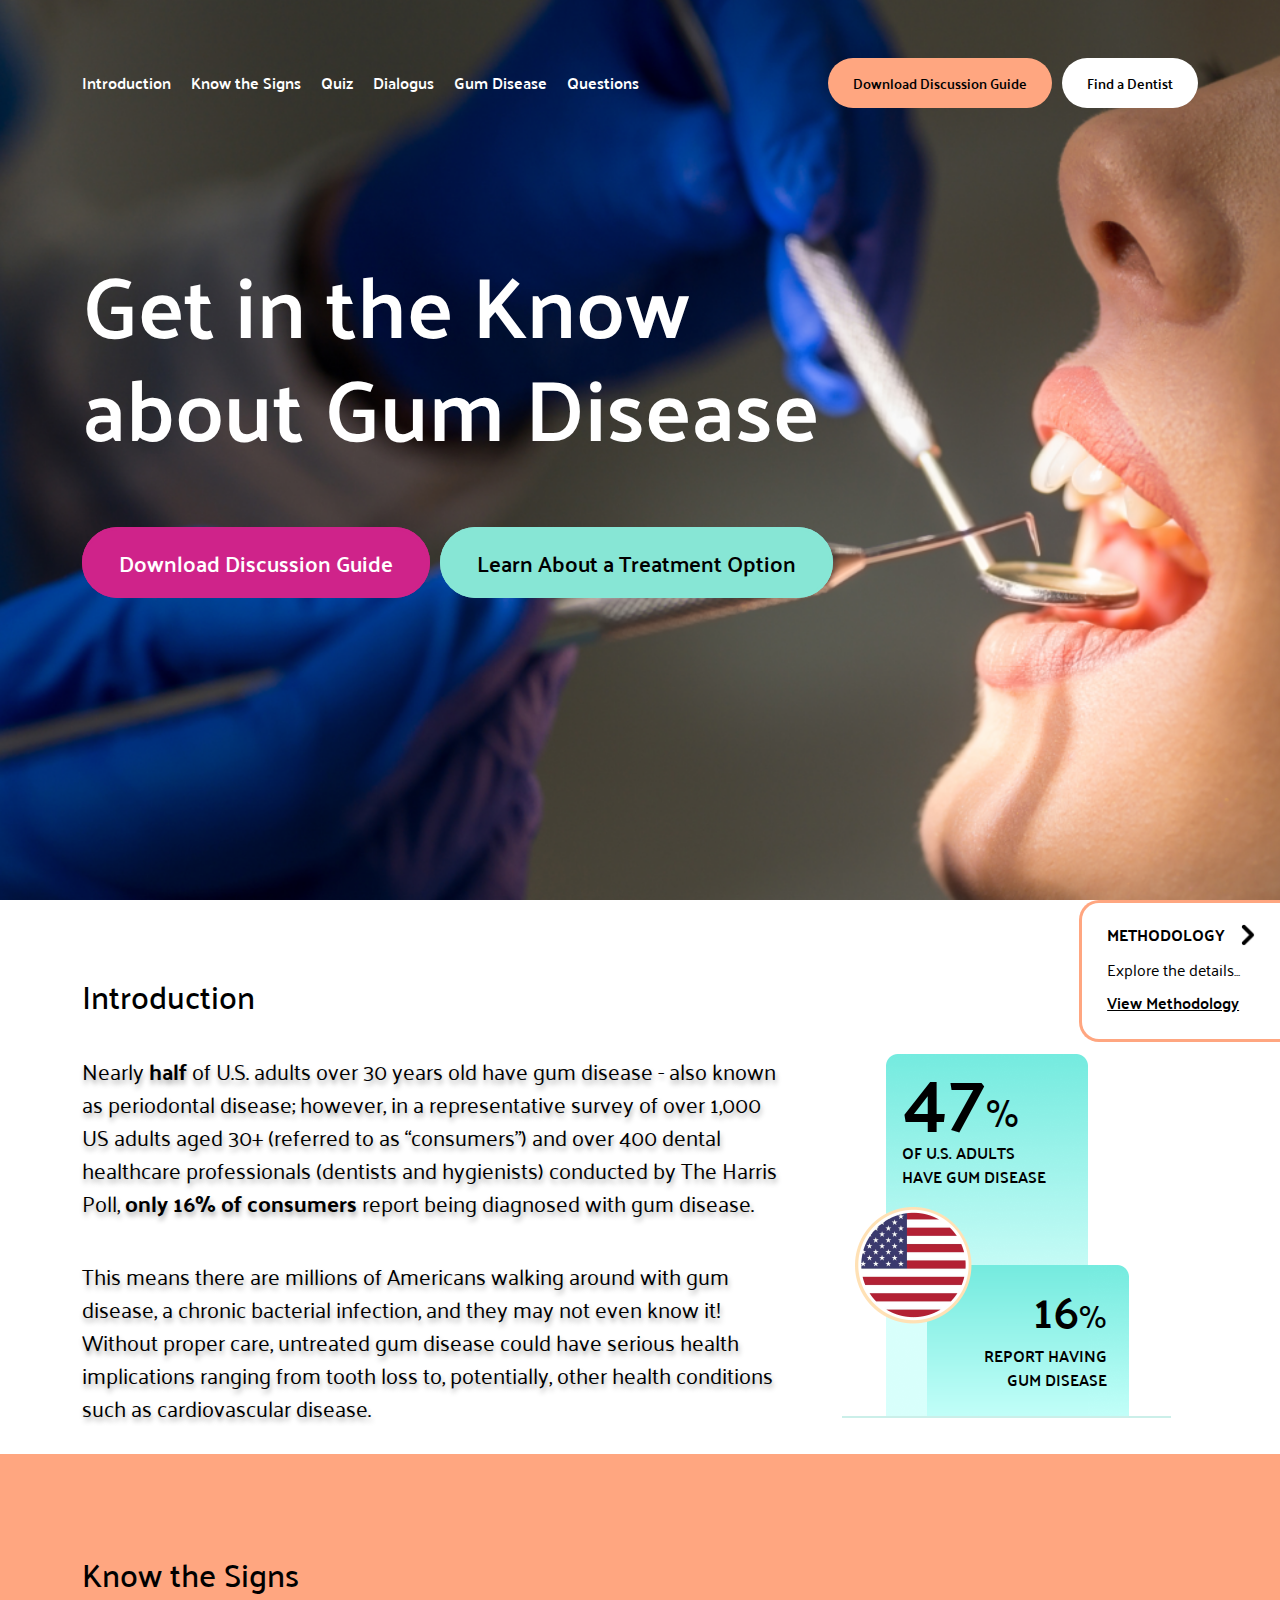
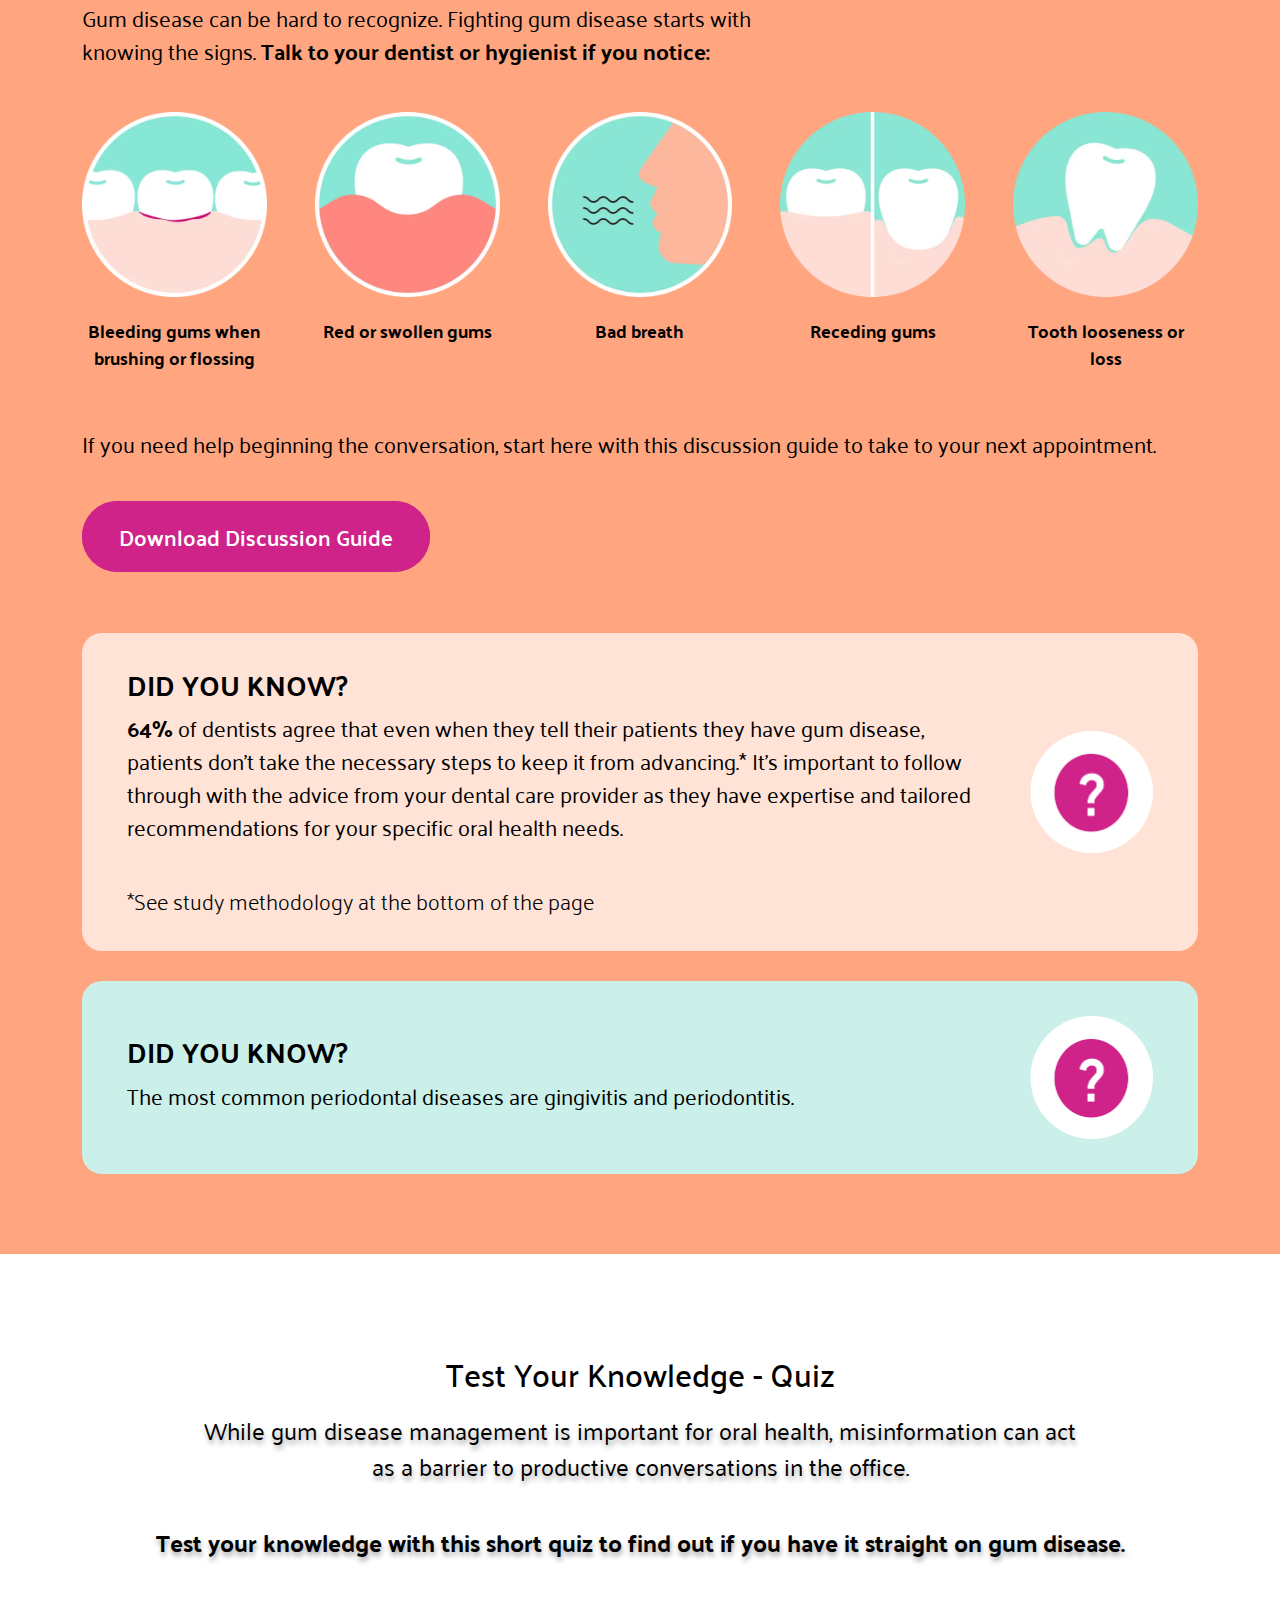
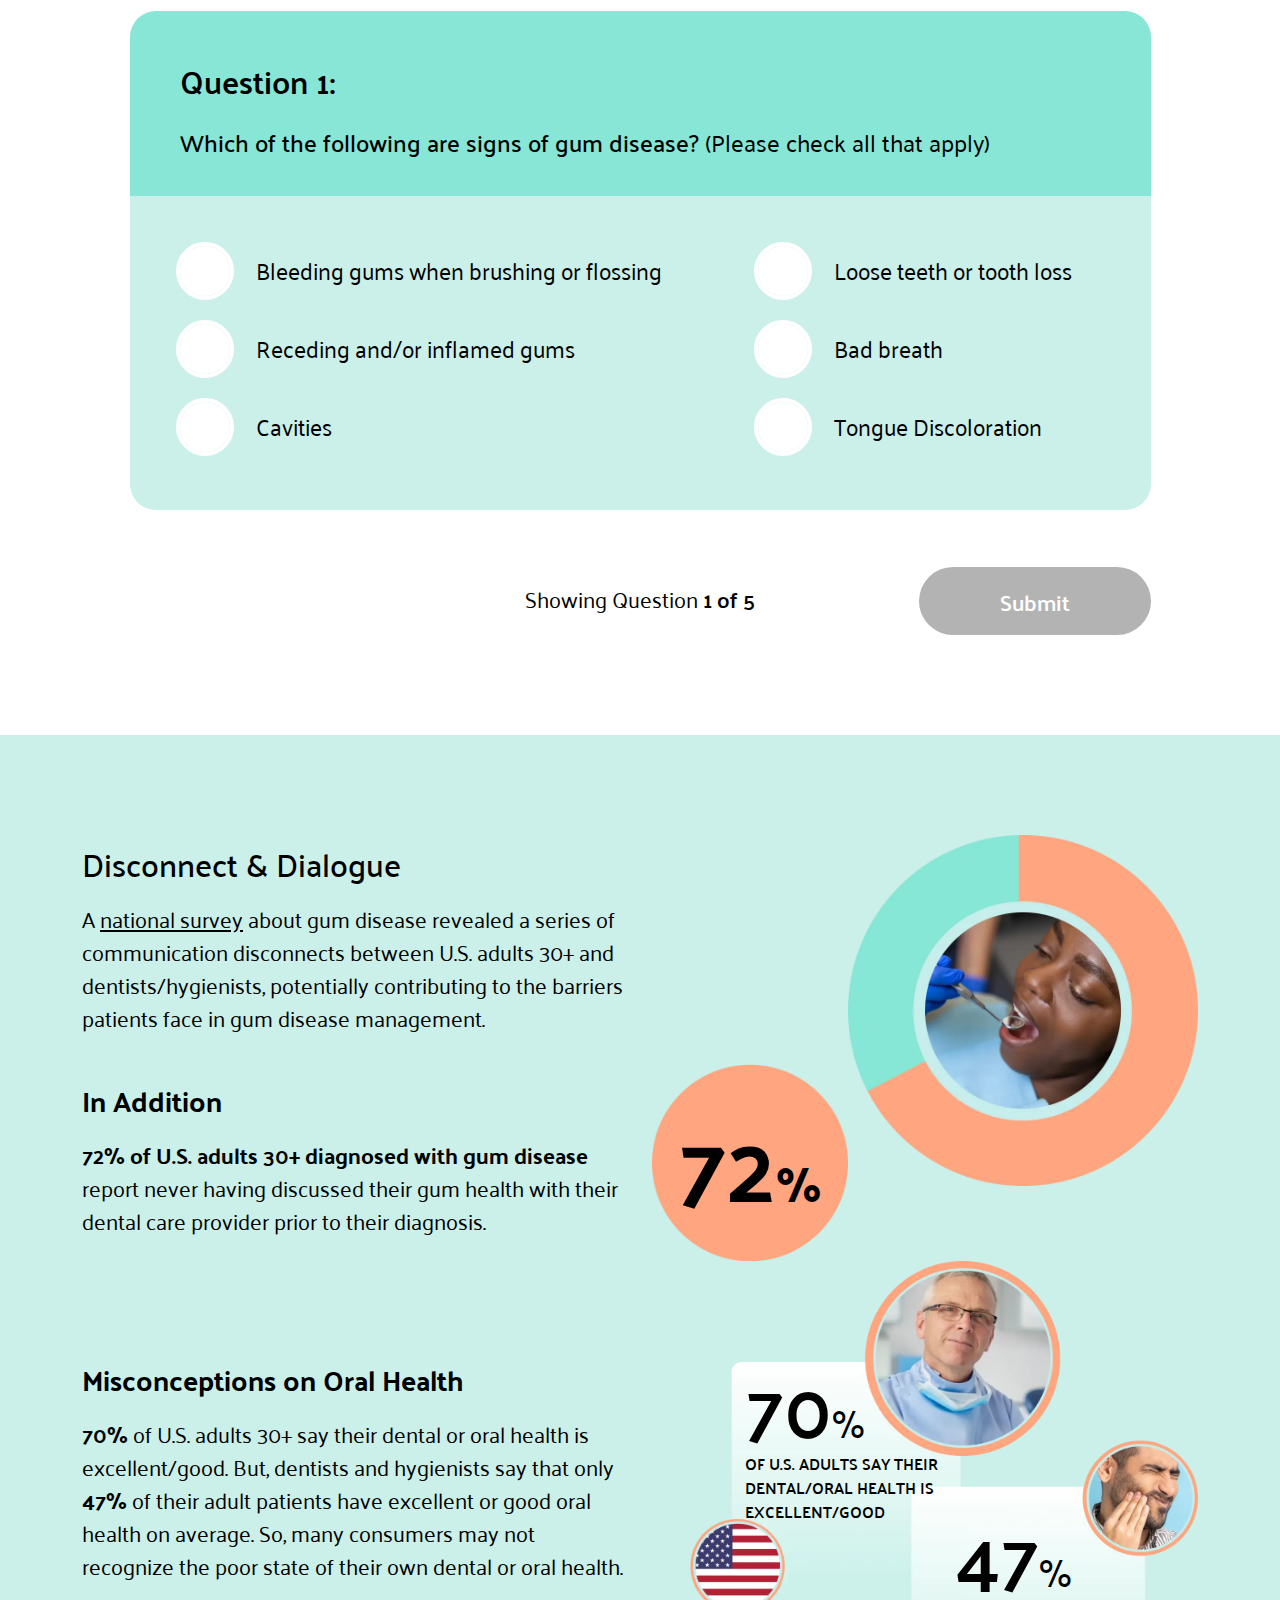
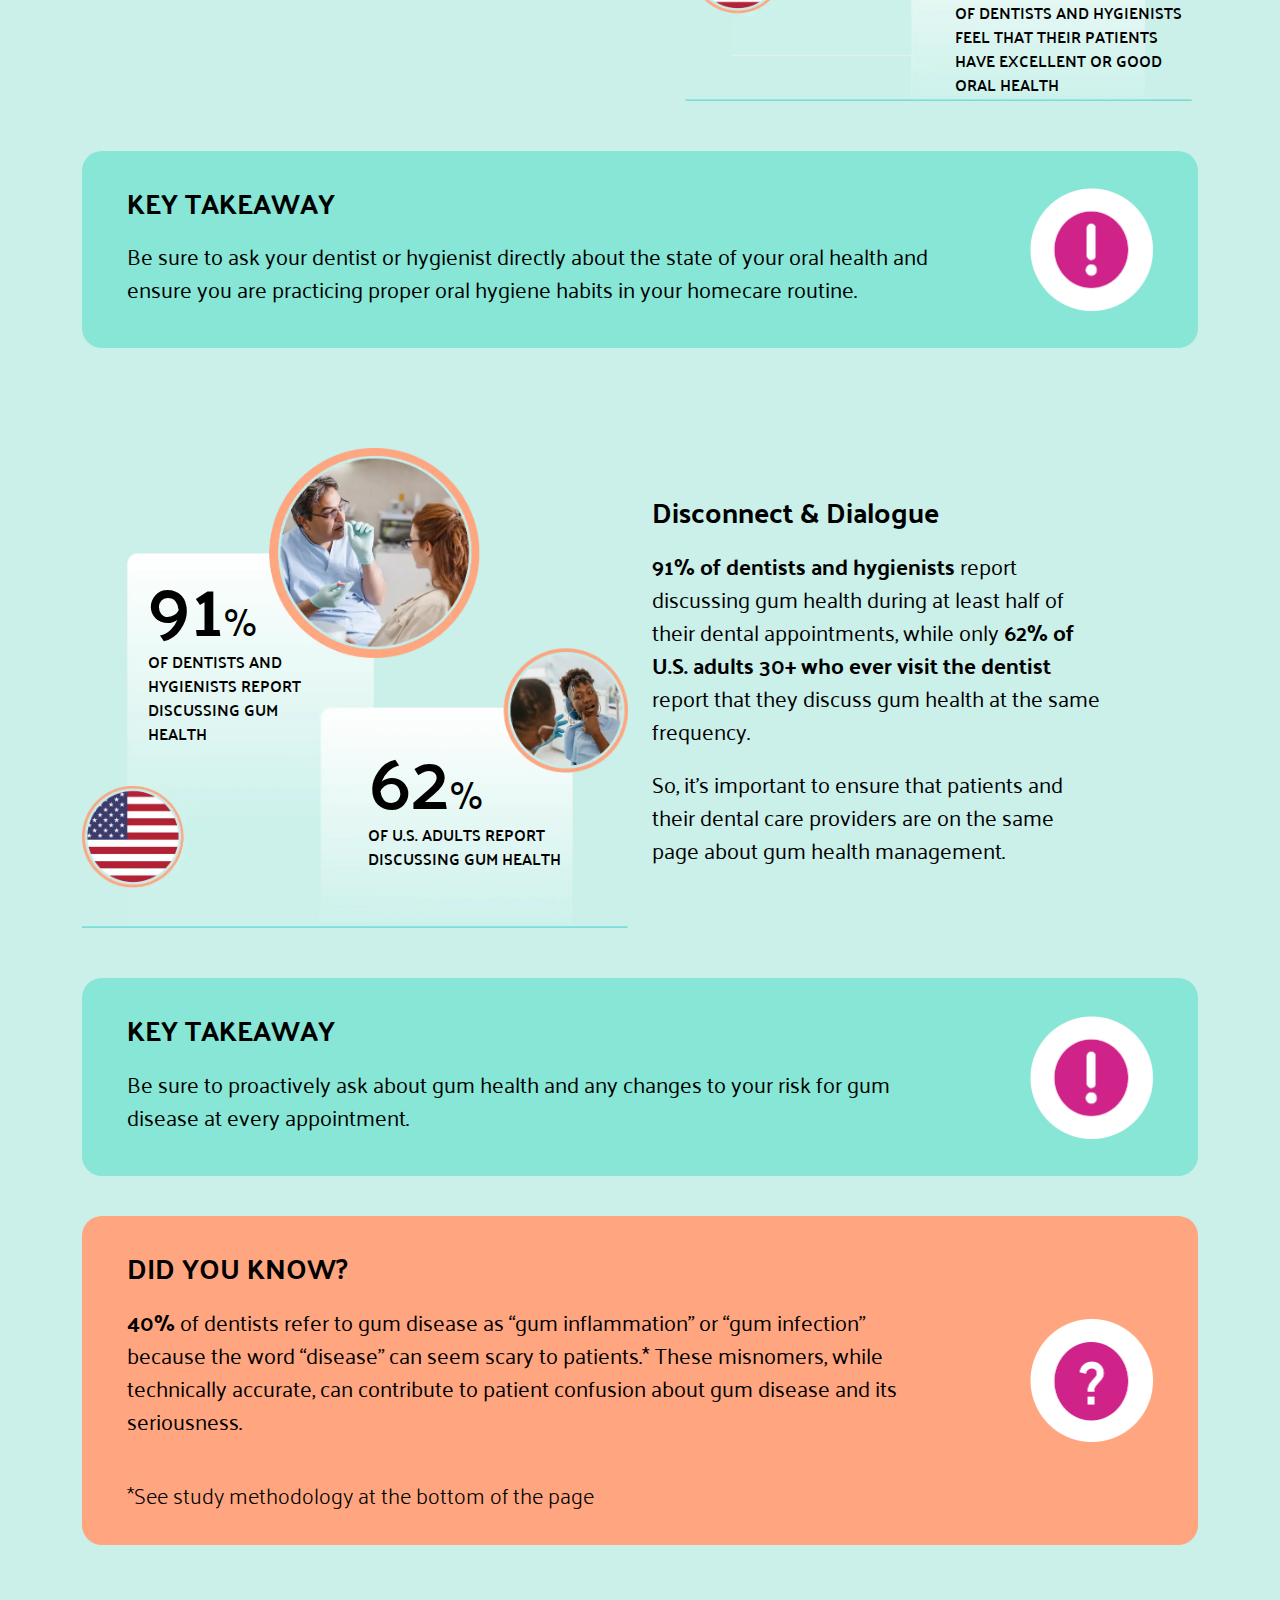
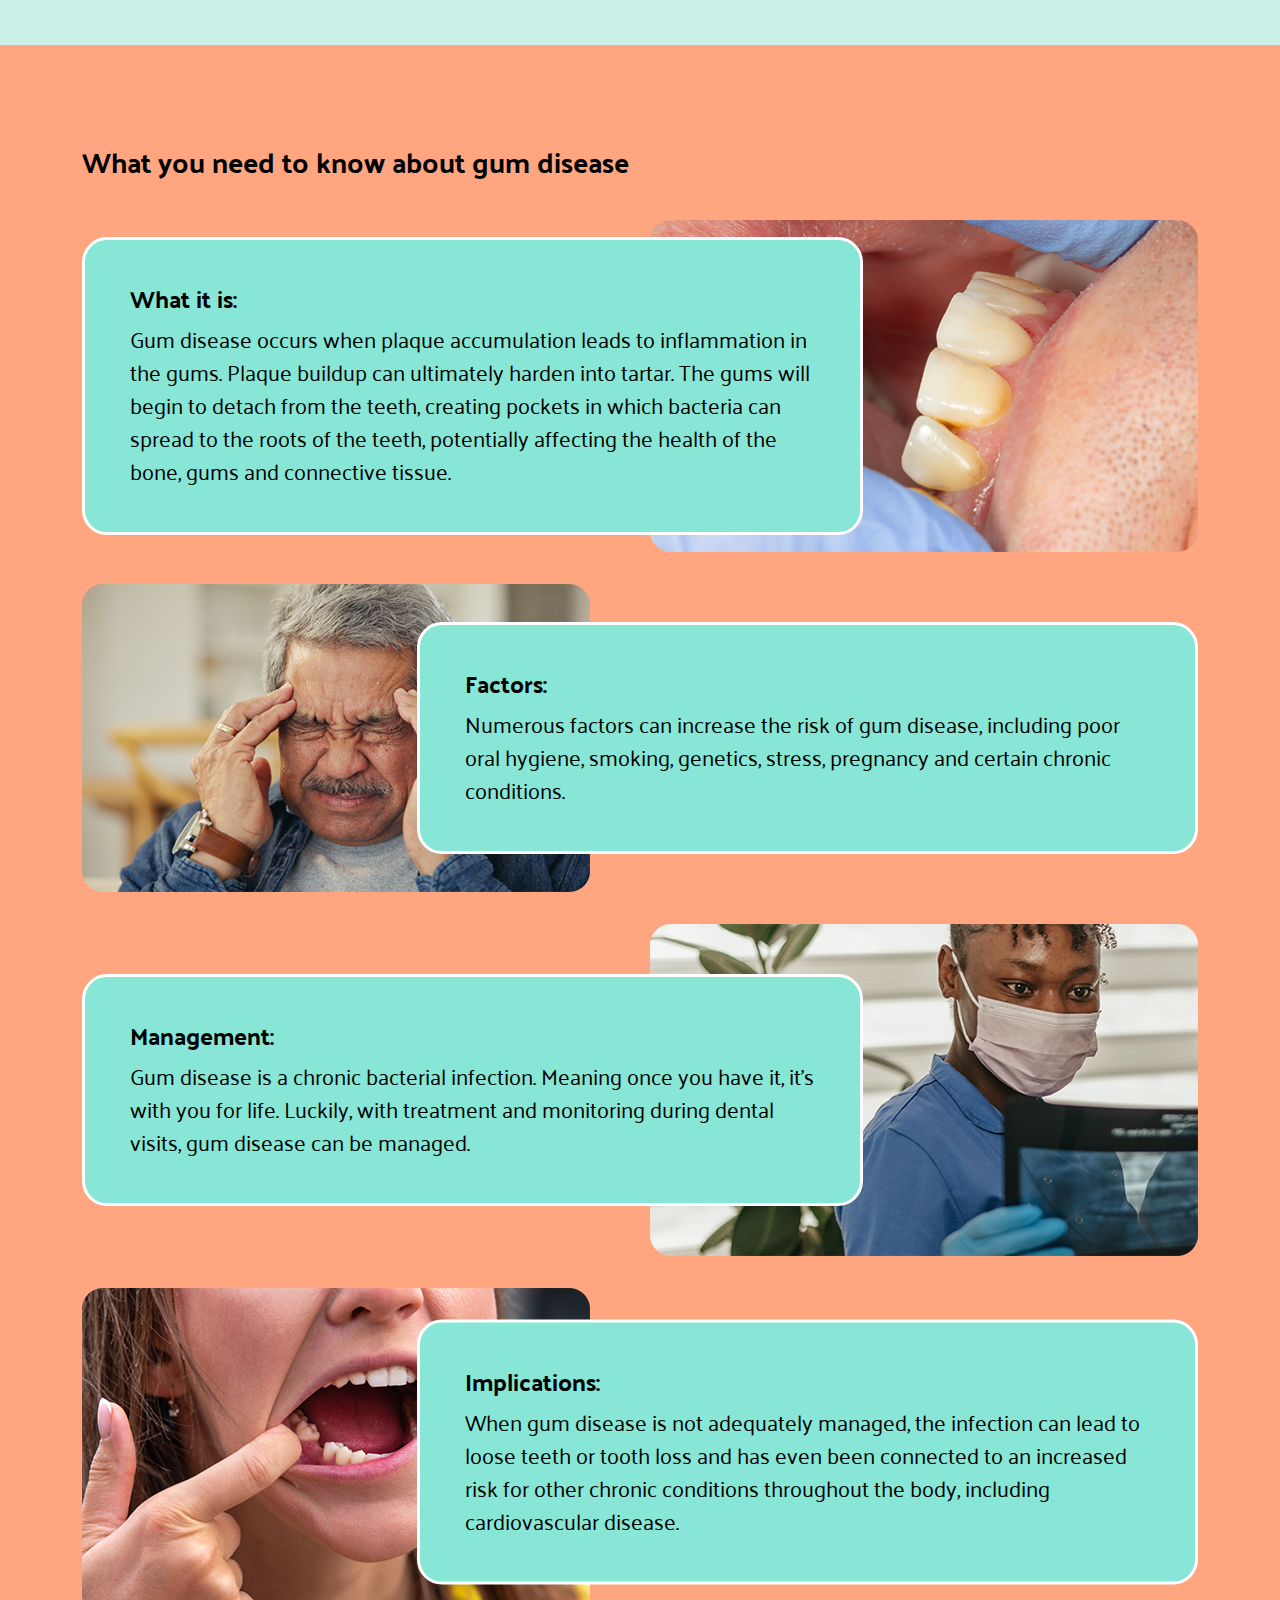
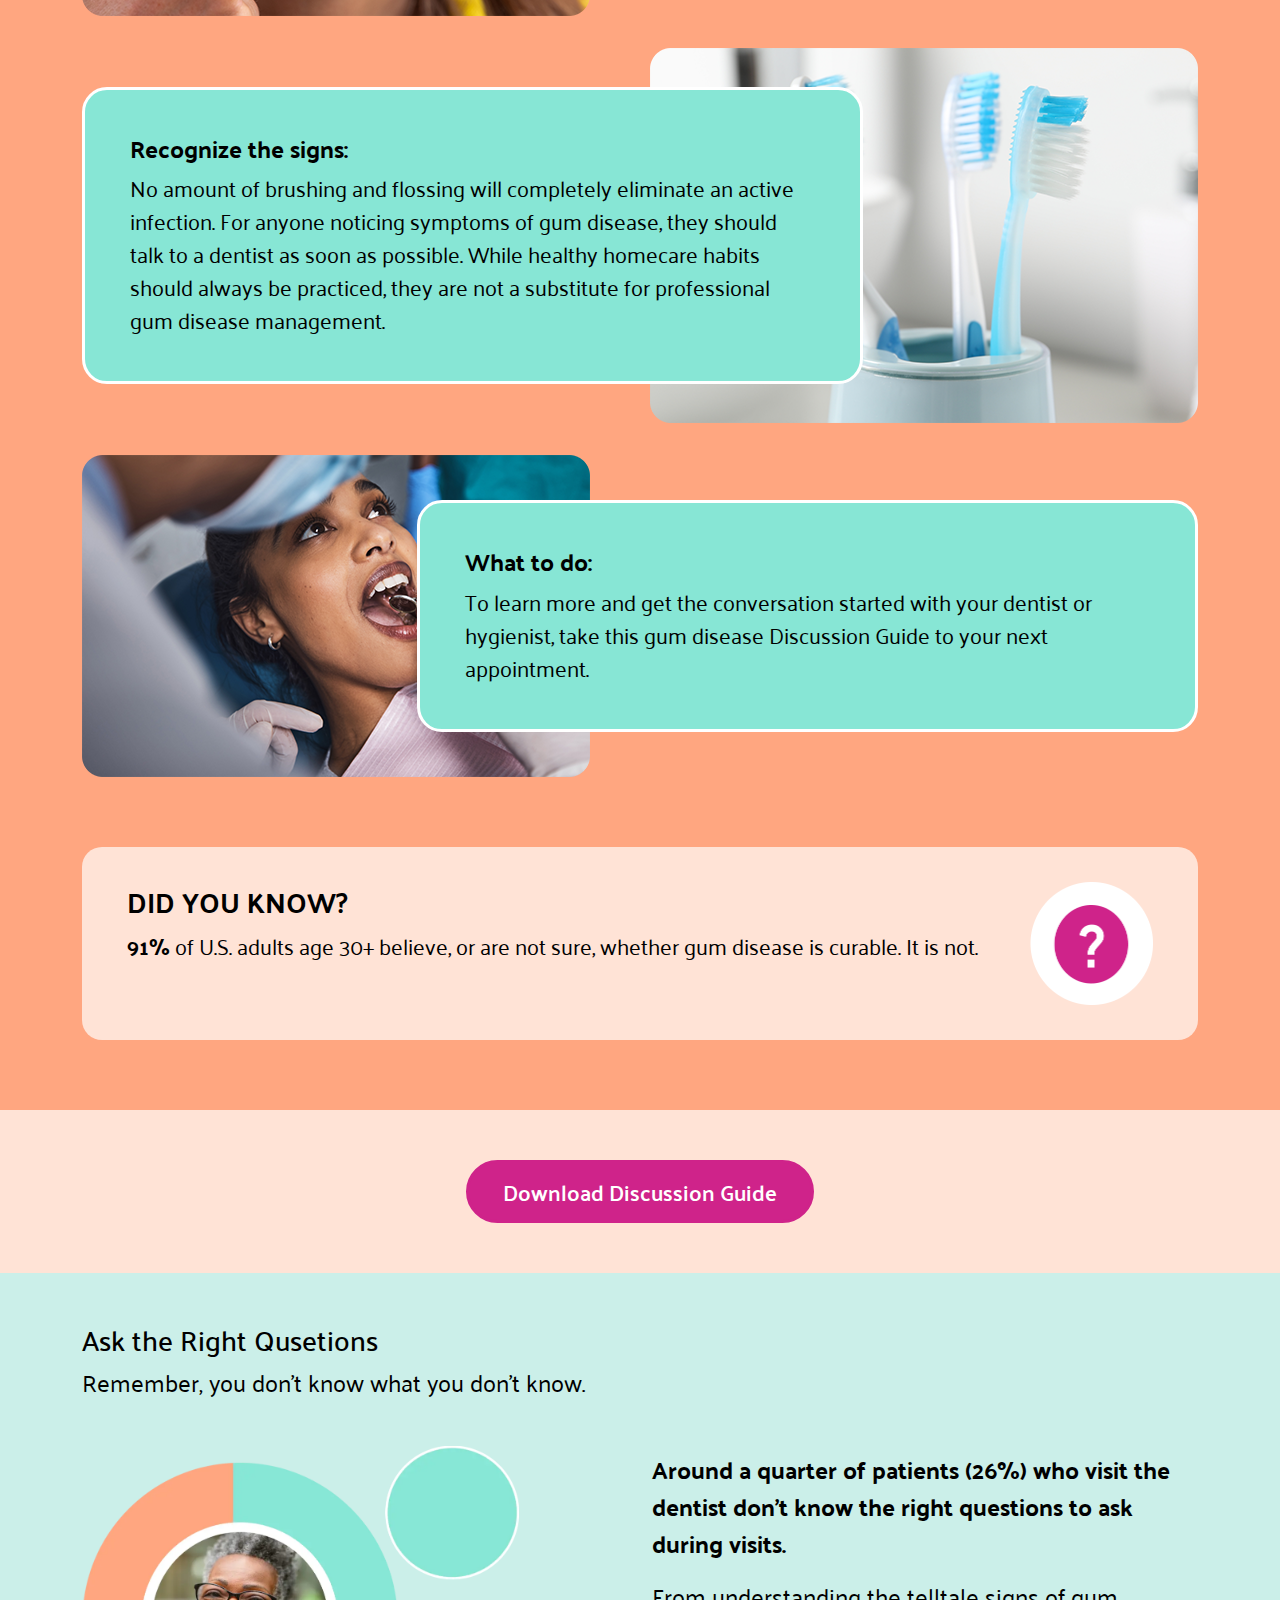
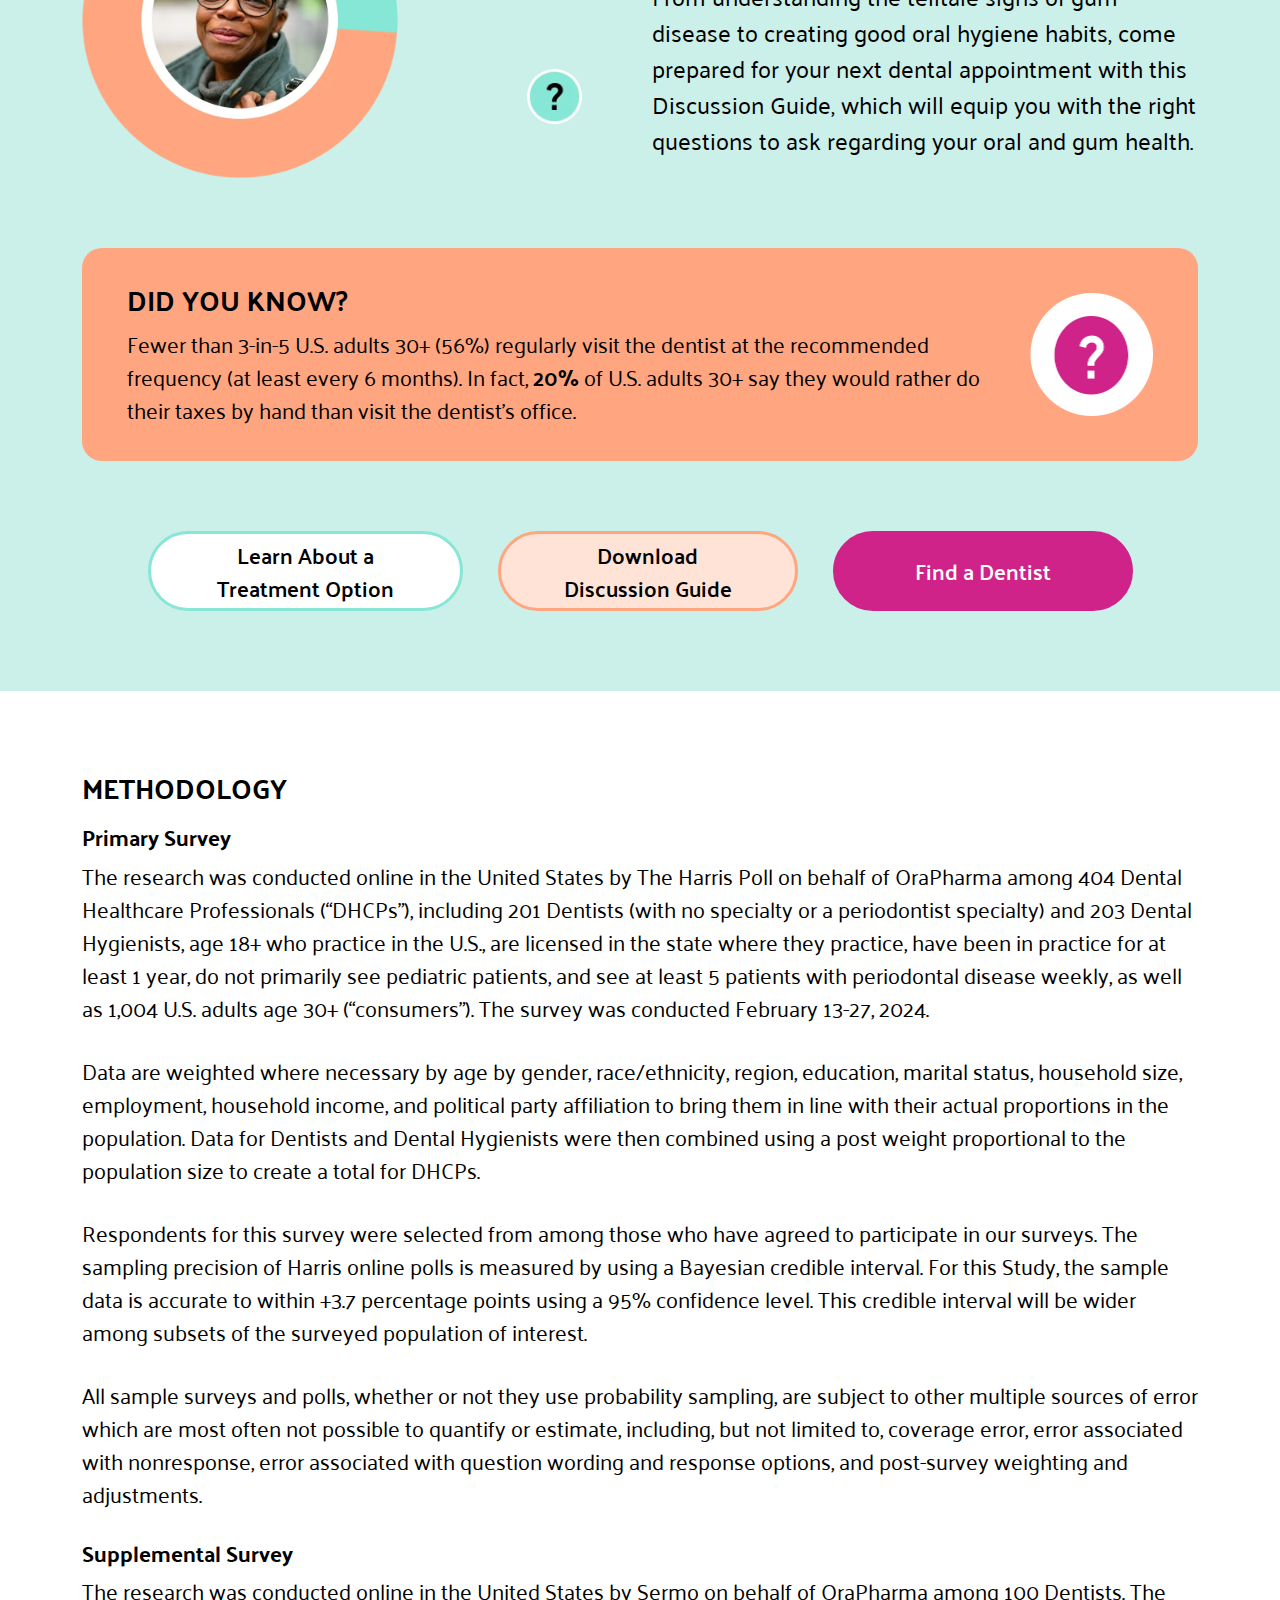
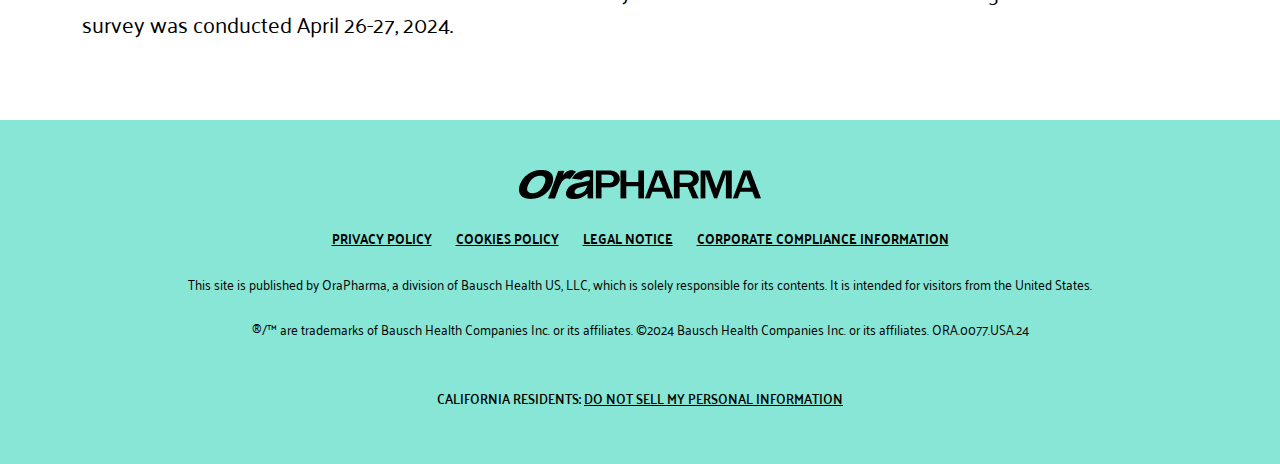
<file: learnaboutgumdisease/index.html>
<!DOCTYPE html>
<html lang="en">
<head>
    <meta charset="UTF-8">
    <meta name="viewport" content="width=device-width, initial-scale=1.0">
    <title>Learnaboutgumdisease</title>

    <!-- OG meta tags -->
    <meta property="og:title" content="Learnaboutgumdisease">
    <meta property="og:description" content="Learn about gum disease">
    <meta property="og:image" content="https://learnaboutgumdisease.vercel.app/assets/img/og-img.JPG">
    <meta property="og:url" content="">

    <link rel="stylesheet" href="./assets/css/style.css">
    <link rel="stylesheet" href="./assets/bootstrap-5.3.3-dist/css/bootstrap.min.css">
    <link rel="shortcut icon" href="./assets/img/favicon.png" type="image/x-icon">
    
    <!-- <script src="./assets/js/index.js"></script> -->
</head>
<body class="body__scroll">

    <section>
        <div class="bg-img">
            <header>
                <div class="container">
                    <div class="hamburger-menu hamburger-expand-btn">
                        <img src="./assets/img/img-20x20-hamburger.webp" alt="Hamburger image">
                    </div>
                </div>
                <nav class="nav hamburger-overlay overlay">
                    <div class="menu-items">
                        <div class="container">
                            <div class="hamburger close hamburger-collapse-btn">
                                <!-- <img src="./assets/img/img-20x20-hamburger.webp" alt="Hamburger image"> -->
                                <img src="./assets/img/img-20x20-hamburger-cross.webp" alt="Hamburger image">
                            </div>
                            <div class="row justify-content-between">
                                <div class="col-12 col-lg-7">
                                    <div class="menus">
                                        <ul>
                                            <li class="menu">
                                                <a href="#intro">Introduction</a>
                                            </li>
                                            <li class="menu">
                                                <a href="#signs">Know the Signs</a>
                                            </li>
                                            <li class="menu">
                                                <a href="#quiz">Quiz</a>
                                            </li>
                                            <li class="menu">
                                                <a href="#dialogus">Dialogus</a>
                                            </li>
                                            <li class="menu">
                                                <a href="#disease">Gum Disease</a>
                                            </li>
                                            <li class="menu">
                                                <a href="#questions">Questions</a>
                                            </li>
                                        </ul>
                                    </div>
                                </div>
                                <div class="col-12 col-lg-5">
                                    <div class="menus">
                                        <ul class="cta">
                                            <li class="">
                                                <a class="form-expand-btn">Download Discussion Guide</a>
                                            </li>
                                            <li class="">
                                                <a data-href="https://www.arestin.com/#find-a-dentist" class="leaving-expand-btn">Find a Dentist</a>
                                            </li>
                                        </ul>
                                    </div>
                                </div>
                            </div>
                        </div>
                    </div>
                </nav>
            </header>

            <div class="banner">
                <div class="container">
                    <div class="row">
                        <div class="col-12 col-lg-11 col-xl-9 col-xxl-7">
                            <div class="element">
                                <h1 class="header">Get in the Know about Gum Disease</h1>
                                <div class="botton">
                                    <ul class="ctas">
                                        <li class="">
                                            <a class="cta form-expand-btn">Download Discussion Guide</a>
                                        </li>
                                        <li class="">
                                            <a class="cta leaving-expand-btn" data-href="https://www.arestin.com/">Learn About a Treatment Option</a>
                                        </li>
                                    </ul>
                                </div>
                            </div>
                        </div>
                    </div>
                </div>
            </div>
        </div>
    </section>

    <section>
        <div class="intro" id="intro">
            <div class="float-right">
                <p>METHODOLOGY <img src="./assets/img/img-10x10-black-arrow.webp" height="22px" style="margin-left: 16px;" alt=""></p>
                <p>Explore the details...</p>
                <p class="methodology-popup method-expand-btn">View Methodology</p>
            </div>
            <div class="container">
                <div class="row">
                    <div class="col-12">
                        <h2>Introduction</h2>
                    </div>
                    <div class="col-12 col-lg-8">
                        <div class="copy">
                            <p>
                                Nearly <strong>half</strong> of U.S. adults over 30 years old have gum disease - also known as periodontal disease; 
                                however, in a representative survey of over 1,000 US adults aged 30+ (referred to as “consumers”) and over 400 dental 
                                healthcare professionals (dentists and hygienists) conducted by The Harris Poll, <strong>only 16% of consumers</strong> 
                                report being diagnosed with gum disease.
                            </p>
                            <p>
                                This means there are millions of Americans walking around with gum disease, a chronic bacterial infection, and they 
                                may not even know it! Without proper care, untreated gum disease could have serious health implications ranging 
                                from tooth loss to, potentially, other health conditions such as cardiovascular disease.
                            </p>
                        </div>
                    </div>
                    <div class="col-12 col-lg-4">
                        <div class="img-fluid">
                            <img src="./assets/img/img-150x150-flagsec.png" alt="" class="intro__right-img">
                            <div class="intro__img-content img-content">
                                <div class="img-text ">
                                    <p>47<span>%</span></p>
                                    <p>of U.S. adults have gum disease</p>
                                </div>
                                <div class="img-text ">
                                    <p>16<span>%</span></p>
                                <p>report having gum disease</p></div>
                            </div>
                </div>
                    </div>
                </div>
            </div>
        </div>
    </section>

    <section>
        <div class="signs" id="signs">
            <div class="container">
                <div class="row">
                    <div class="col-12">
                        <div class="head">
                            <h2>Know the Signs</h2>
                            <p>
                                Gum disease can be hard to recognize. Fighting gum disease starts with knowing the signs. 
                                <strong>Talk to your dentist or hygienist if you notice:</strong>
                            </p>
                        </div>
                        <div class="img-callout">
                            <div class="img-row">
                                <div class="img-column">
                                    <img src="./assets/img/img-75x75-know-one.webp" alt="know-one">
                                    <p>Bleeding gums when brushing or flossing</p>
                                </div>
                                <div class="img-column">
                                    <img src="./assets/img/img-75x75-know-two.webp" alt="know-two">
                                    <p>Red or swollen gums</p>
                                </div>
                                <div class="img-column">
                                    <img src="./assets/img/img-75x75-know-three.webp" alt="know-three">
                                    <p>Bad breath</p>
                                </div>
                                <div class="img-column">
                                    <img src="./assets/img/img-75x75-know-four.webp" alt="know-four">
                                    <p>Receding gums</p>
                                </div>
                                <div class="img-column">
                                    <img src="./assets/img/img-75x75-know-five.webp" alt="know-five">
                                    <p>Tooth looseness or loss</p>
                                </div>
                            </div>
                            <p>If you need help beginning the conversation, start here with this discussion guide to take to your next appointment.</p>
                            <!-- <button></button> -->
                            <a class="cta from-download form-expand-btn">Download Discussion Guide</a>
                        </div>
                        <div class="callout-empty">
                            <div class="callout-light color-callout">
                                <div class="content">
                                    <h3>DID YOU KNOW?</h3>
                                    <p>
                                        <strong>64%</strong> of dentists agree that even when they tell their patients they have gum disease, 
                                        patients don't take the necessary steps to keep it from advancing.* It's important to follow through with 
                                        the advice from your dental care provider as they have expertise and tailored recommendations for your 
                                        specific oral health needs.
                                    </p>
                                    <p class="footnote">
                                        *See study methodology at the bottom of the page
                                    </p>
                                </div>
                                <div class="img-fluid">
                                    <img src="./assets/img/img-50x50-did-you-know.png" alt="">
                                </div>
                            </div>
                            <div class="callout-green color-callout">
                                <div class="content">
                                    <h3>DID YOU KNOW?</h3>
                                    <p>
                                        The most common periodontal diseases are gingivitis and periodontitis.
                                    </p>
                                </div>
                                <div class="img-fluid">
                                    <img src="./assets/img/img-50x50-did-you-know.png" alt="">
                                </div>
                            </div>
                        </div>
                    </div>
                </div>
            </div>
        </div>
    </section>

    <section>
        <div class="quiz" id="quiz">
            <div class="container">
                <div class="row justify-content-center">
                    <div class="col-12">
                        <div class="quiz_content">
                            <h2>Test Your Knowledge - Quiz </h2>
                            <p>While gum disease management is important for oral health, misinformation can act as a barrier to productive conversations in the office.</p>
                            <p><b>Test your knowledge with this short quiz to find out if you have it straight on gum disease.</b></p>
                        </div>
                    </div>
                    <div class="col-12 col-lg-11">
                        <div class="quiz_tab qts-1">
                            <div class="quiz_body">
                                <div class="quiz_qts">
                                    <div class="qts qts-1">
                                        <h2>Question 1:</h2>
                                        <p>Which of the following are signs of gum disease? <span>(Please check all that apply)</span></p>
                                    </div>
                                    <div class="status correct">
                                        <p class="text">Correct!</p>
                                        <img src="./assets/img/correct.png" alt="status icon" class="icon img-fluid">
                                    </div>
                                    <div class="status incorrect">
                                        <p class="text">Incorrect!</p>
                                        <img src="./assets/img/img-50x50-sad.png" alt="status icon" class="icon img-fluid">
                                    </div>
                                </div>
                                <div class="quiz_opt">
                                    <div class="opt_six">
                                        <div class="opt-left">
                                            <label class="opt opt-1" for="bleeding">Bleeding gums when brushing or flossing
                                                <input type="checkbox" name="bleeding" class="checkbox" id="bleeding">
                                                <span class="checkmark"></span>
                                            </label>
                                            <label class="opt opt-3" for="receding">Receding and/or inflamed gums
                                                <input type="checkbox" name="receding" class="checkbox" id="receding">
                                                <span class="checkmark"></span>
                                            </label>
                                            <label class="opt opt-5" for="cavities">Cavities
                                                <input type="checkbox" name="cavities" class="checkbox" id="cavities">
                                                <span class="checkmark"></span>
                                            </label>
                                        </div>
                                        <div class="opt-right">
                                            <label class="opt opt-2" for="loose">Loose teeth or tooth loss
                                                <input type="checkbox" name="loose" class="checkbox" id="loose">
                                                <span class="checkmark"></span>
                                            </label>
                                            <label class="opt opt-4" for="badBreath">Bad breath
                                                <input type="checkbox" name="badBreath" class="checkbox" id="badBreath">
                                                <span class="checkmark"></span>
                                            </label>
                                            <label class="opt opt-6" for="discoloration">Tongue Discoloration
                                                <input type="checkbox" name="discoloration" class="checkbox" id="discoloration">
                                                <span class="checkmark"></span>
                                            </label>
                                        </div>
                                    </div>
                                    <div class="opt_two">
                                        <label class="opt opt-1" for="true">True
                                            <input type="checkbox" name="true" class="checkbox" id="true">
                                            <span class="checkmark"></span>
                                        </label>
                                        <label class="opt opt-2" for="false">False
                                            <input type="checkbox" name="false" class="checkbox" id="false">
                                            <span class="checkmark"></span>
                                        </label>
                                    </div>
                                    <div class="quiz_overlay">
                                        <div class="overlay-qts overlay-qts-one incorrect">
                                            <p class="head"><b>Not quite!</b></p>
                                            <p>These are all the signs of gum disease:</p>
                                            <ul>
                                                <li><p>Bleeding gums when brushing or flossing</p></li>
                                                <li><p>Receding and/or inflamed gums</p></li>
                                                <li><p>Loose teeth or tooth loss</p></li>
                                                <li><p>Bad breath</p></li>
                                            </ul>
                                        </div>
                                    </div>
                                </div>
                            </div>
                            <div class="quiz_footer">
                                <p class="quiz-text">Showing Question <span>1 of 5</span></p>
                                <button class="quiz-cta" type="button">Submit</button>
                            </div>
                        </div>
                    </div>
                </div>
            </div>
        </div>
    </section>
    
    <section>
        <div class="dialogus" id="dialogus">
            <div class="disconnect-dialogue">
                <div class="container">
                    <div class="row align-items-center">
                        <div class="col-12 col-lg-6">
                            <h2>Disconnect & Dialogue</h2>
                            <p>
                                A <a href="#methodology" class="cta-method">national survey</a> about gum disease revealed a series of 
                                communication disconnects between U.S. adults 30+ and dentists/hygienists, potentially contributing to the 
                                barriers patients face in gum disease management.
                            </p>
                            <h3>In Addition</h3>
                            <p>
                                <strong>72% of U.S. adults 30+ diagnosed with gum disease</strong> report never having discussed their gum health 
                                with their dental care provider prior to their diagnosis.
                            </p>
                        </div>
                        <div class="col-12 col-lg-6">
                            <div class="circle-images">
                                <div class="no">
                                    <img src="./assets/img/img-50x50-eclipse.webp" alt="72%" class="number">
                                    <p class="float-no">72<span>%</span></p>
                                </div>
                                <div class="tridment">
                                    <img src="./assets/img/img-150x150-disconnect-dialogue.webp" alt="">
                                </div>
                            </div>
                        </div>
                    </div>
                </div>
            </div>
            <div class="misconceptions">
                <div class="container">
                    <div class="row align-items-center">
                        <div class="col-12 col-lg-6">
                            <h3>Misconceptions on Oral Health</h3>
                            <p>
                                <strong>70%</strong> of U.S. adults 30+ say their dental or oral health is excellent/good. But, dentists and hygienists 
                                say that only <strong>47%</strong> of their adult patients have excellent or good oral health on average. So, many 
                                consumers may not recognize the poor state of their own dental or oral health.
                            </p>
                        </div>
                        <div class="col-12 col-lg-6">
                            <div class="img-fluid">
                                <img src="./assets/img/img-150x150-misconceptions-updated.webp" alt="misconceptions">
                                <div class="misconceptions__img-content img-content">
                                    <div class="img-text">
                                        <p>70<span>%</span></p>
                                        <p>of U.S. adults say their dental/oral health is excellent/good</p>
                                    </div>
                                    <div class="img-text">
                                        <p>47<span>%</span></p>
                                        <p>of dentists and hygienists feel that their patients have excellent or good oral health</p>
                                    </div>
                                </div>
                            </div>
                        </div>
                        <div class="col-12">
                            <div class="callout-empty">
                                <div class="callout-green color-callout">
                                    <div class="content">
                                        <h3>KEY TAKEAWAY</h3>
                                        <p>
                                            Be sure to ask your dentist or hygienist directly about the state of your oral health and ensure you 
                                            are practicing proper oral hygiene habits in your homecare routine.
                                        </p>
                                    </div>
                                    <div class="img-fluid">
                                        <img src="./assets/img/img-50x50-misconcept-right.png" alt="">
                                    </div>
                                </div>
                            </div>
                        </div>
                    </div>
                </div>
            </div>
            <div class="disconnect">
                <div class="container">
                    <div class="row align-items-center flex-lg-row flex-column-reverse">
                        <!-- devices reverse -->
                        <div class="col-12 col-lg-6">
                            <div class="img-fluid">
                                <img src="./assets/img/img-150x150-ninetytwo.webp" alt="ninetytwo">
                                <div class="disconnect__img-content img-content">
                                    <div class="img-text">
                                        <p>91<span>%</span></p>
                                        <p>of dentists and hygienists report discussing gum health</p>
                                    </div>
                                    <div class="img-text">
                                        <p>62<span>%</span></p>
                                        <p>of U.S. adults report discussing gum health</p>
                                    </div>
                                </div>
                            </div>
                        </div>
                        <div class="col-12 col-lg-5">
                            <h3>Disconnect & Dialogue</h3>
                            <p>
                                <strong>91% of dentists and hygienists</strong> report discussing gum health during at least half of their dental 
                                appointments, while only <strong>62% of U.S. adults 30+ who ever visit the dentist</strong> report that they 
                                discuss gum health at the same frequency.
                            </p>
                            <p>
                                So, it's important to ensure that patients and their dental care providers are on the same page about gum 
                                health management.
                            </p>
                        </div>
                    </div>
                        <!-- devices reverse -->

                    <div class="row">
                        <div class="col-12">
                            <div class="callout-empty">
                                <div class="callout-green color-callout">
                                    <div class="content">
                                        <h3>KEY TAKEAWAY</h3>
                                        <p>
                                            Be sure to proactively ask about gum health and any changes to your risk for gum disease at every 
                                            appointment.
                                        </p>
                                    </div>
                                    <div class="img-fluid">
                                        <img src="./assets/img/img-50x50-misconcept-right.png" alt="">
                                    </div>
                                </div>
                                <div class="callout-light color-callout">
                                    <div class="content">
                                        <h3>DID YOU KNOW?</h3>
                                        <p>
                                            <strong>40%</strong> of dentists refer to gum disease as “gum inflammation” or “gum infection” because 
                                            the word “disease” can seem scary to patients.* These misnomers, while technically accurate, can 
                                            contribute to patient confusion about gum disease and its seriousness.
                                        </p>
                                        <p class="footnote">
                                            *See study methodology at the bottom of the page
                                        </p>
                                    </div>
                                    <div class="img-fluid">
                                        <img src="./assets/img/img-50x50-did-you-know.png" alt="">
                                    </div>
                                </div>
                            </div>
                        </div>
                    </div>
                </div>
            </div>
        </div>
    </section>

    <section>
        <div class="disease" id="disease">
            <div class="container">
                <div class="row">
                    <div class="col-12">
                        <div class="about-disease">
                            <h3>What you need to know about gum disease</h3>
                            <div class="overflow-imgs">
                                <div class="overflow-img overflow-img1">
                                    <div class="text-box">
                                        <h4>What it is:</h4>
                                        <p>
                                            Gum disease occurs when plaque accumulation leads to inflammation in the gums. Plaque buildup can 
                                            ultimately harden into tartar. The gums will begin to detach from the teeth, creating pockets in which 
                                            bacteria can spread to the roots of the teeth, potentially affecting the health of the bone, gums and 
                                            connective tissue.
                                        </p>
                                    </div>
                                    <div class="image">
                                        <img src="./assets/img/img548x332-gum-disease-1.png" alt="gum-disease">
                                    </div>
                                </div>
                                <div class="overflow-img overflow-img2">
                                    <div class="text-box">
                                        <h4>Factors:</h4>
                                        <p>
                                            Numerous factors can increase the risk of gum disease, including poor oral hygiene, smoking, 
                                            genetics, stress, pregnancy and certain chronic conditions.
                                        </p>
                                    </div>
                                    <div class="image">
                                        <img src="./assets/img/img508x308-gum-disease-2.png" alt="gum-disease">
                                    </div>
                                </div>
                                <div class="overflow-img overflow-img3">
                                    <div class="text-box">
                                        <h4>Management:</h4>
                                        <p>
                                            Gum disease is a chronic bacterial infection. Meaning once you have it, it's with you for life. 
                                            Luckily, with treatment and monitoring during dental visits, gum disease can be managed.
                                        </p>
                                    </div>
                                    <div class="image">
                                        <img src="./assets/img/img548x332-gum-disease-3.png" alt="gum-disease">
                                    </div>
                                </div>
                                <div class="overflow-img overflow-img4">
                                    <div class="text-box">
                                        <h4>Implications:</h4>
                                        <p>
                                            When gum disease is not adequately managed, the infection can lead to loose teeth or tooth loss and 
                                            has even been connected to an increased risk for other chronic conditions throughout the body, 
                                            including cardiovascular disease.
                                        </p>
                                    </div>
                                    <div class="image">
                                        <img src="./assets/img/img508x328-gum-disease-4.png" alt="gum-disease">
                                    </div>
                                </div>
                                <div class="overflow-img overflow-img5">
                                    <div class="text-box">
                                        <h4>Recognize the signs:</h4>
                                        <p>
                                            No amount of brushing and flossing will completely eliminate an active infection. For anyone noticing 
                                            symptoms of gum disease, they should talk to a dentist as soon as possible. While healthy homecare 
                                            habits should always be practiced, they are not a substitute for professional gum disease management.
                                        </p>
                                    </div>
                                    <div class="image">
                                        <img src="./assets/img/img548x375-gum-disease-5.png" alt="gum-disease">
                                    </div>
                                </div>
                                <div class="overflow-img overflow-img6">
                                    <div class="text-box">
                                        <h4>What to do:</h4>
                                        <p>
                                            To learn more and get the conversation started with your dentist or hygienist, take this gum 
                                            disease Discussion Guide to your next appointment.
                                        </p>
                                    </div>
                                    <div class="image">
                                        <img src="./assets/img/img508x322-gum-disease-6.png" alt="gum-disease">
                                    </div>
                                </div>
                            </div>
                        </div>
                        <div class="callout-empty">
                            <div class="callout-light color-callout">
                                <div class="content">
                                    <h3>DID YOU KNOW?</h3>
                                    <p>
                                        <strong>91%</strong> of U.S. adults age 30+ believe, or are not sure, whether gum disease is curable. 
                                        It is not.
                                    </p>
                                </div>
                                <div class="img-fluid">
                                    <img src="./assets/img/img-50x50-did-you-know.png" alt="">
                                </div>
                            </div>
                        </div>
                    </div>
                </div>
            </div>
            <div class="guide-btn">
                <div class="container">
                    <div class="row justify-content-between">
                        <div class="col-12">
                            <div class="guide-cta">
                                <a class="cta from-download form-expand-btn">Download Discussion Guide</a>
                            </div>
                        </div>
                    </div>
                </div>
            </div>
            
        </div>
    </section>

    <section>
        <div class="questions" id="questions">
            <div class="container">
                <div class="row">
                    <div class="col-12">
                        <h3>Ask the Right Qusetions</h3>
                        <p>Remember, you don't know what you don't know.</p>
                    </div>
                </div>
                <div class="img-copy">
                    <div class="row align-items-center">
                        <div class="col-12 col-lg-6">
                            <div class="left-img">
                                <img src="./assets/img/img-532x-404px-group-new.webp" alt="Right Qusetions">
                                <img src="./assets/img/img-53x-53x-qmark-new.webp" alt="Qusetions mark">
                            </div>
                        </div>
                        <div class="col-12 col-lg-6">
                            <div class="float-img"></div>
                            <p><strong>
                                Around a quarter of patients (26%) who visit the dentist don't know the right questions to ask during visits.
                            </strong></p>
                            <p>
                                From understanding the telltale signs of gum disease to creating good oral hygiene habits, come prepared for 
                                your next dental appointment with this Discussion Guide, which will equip you with the right questions to ask 
                                regarding your oral and gum health.
                            </p>
                        </div>
                    </div>
                </div>
                <div class="row">
                    <div class="col-12">
                        <div class="callout-empty">
                            <div class="callout-light color-callout">
                                <div class="content">
                                    <h3>DID YOU KNOW?</h3>
                                    <p>
                                        Fewer than 3-in-5 U.S. adults 30+ (56%) regularly visit the dentist at the recommended frequency 
                                        (at least every 6 months). In fact, <strong>20%</strong> of U.S. adults 30+ say they would rather do 
                                        their taxes by hand than visit the dentist's office.
                                    </p>
                                </div>
                                <div class="img-fluid">
                                    <img src="./assets/img/img-50x50-did-you-know.png" alt="">
                                </div>
                            </div>
                        </div>
                    </div>
                    <div class="col-12">
                        <div class="btn-group">
                            <ul>
                                <li class="white"><a data-href="https://www.arestin.com/" class="cta leaving-expand-btn">Learn About a Treatment Option</a></li>
                                <li class="orange"><a data-href="" class="cta form-expand-btn">Download Discussion Guide</a></li>
                                <li class="pink"><a data-href="https://www.arestin.com/#find-a-dentist" class="cta leaving-expand-btn">Find a Dentist</a></li>
                            </ul>
                        </div>
                    </div>
                </div>
            </div>
        </div>
    </section>

    <section>
        <div class="method" id="methodology">
            <div class="method__overlay overlay">
                <div class="container">
                    <div class="row">
                        <div class="col-12">
                            <div class="popup">
                                <div class="method__container popup__container">
                                    <div class="close-btn method-collapse-btn">
                                        <img src="./assets/img/close.png" alt="popup close button">
                                    </div>
                                    <h3>METHODOLOGY</h3>
                                    <h4>Primary Survey</h4>
                                    <p>
                                        The research was conducted online in the United States by The Harris Poll on behalf of OraPharma among 404 
                                        Dental Healthcare Professionals (“DHCPs”), including 201 Dentists (with no specialty or a periodontist 
                                        specialty) and 203 Dental Hygienists, age 18+ who practice in the U.S., are licensed in the state where they 
                                        practice, have been in practice for at least 1 year, do not primarily see pediatric patients, and see at 
                                        least 5 patients with periodontal disease weekly, as well as 1,004 U.S. adults age 30+ (“consumers”). 
                                        The survey was conducted February 13-27, 2024.
                                    </p>
                                    <p>
                                        Data are weighted where necessary by age by gender, race/ethnicity, region, education, marital status, 
                                        household size, employment, household income, and political party affiliation to bring them in line with 
                                        their actual proportions in the population. Data for Dentists and Dental Hygienists were then combined 
                                        using a post weight proportional to the population size to create a total for DHCPs.
                                    </p>
                                    <p>
                                        Respondents for this survey were selected from among those who have agreed to participate in our surveys. 
                                        The sampling precision of Harris online polls is measured by using a Bayesian credible interval. For this 
                                        Study, the sample data is accurate to within +3.7 percentage points using a 95% confidence level. This 
                                        credible interval will be wider among subsets of the surveyed population of interest.
                                    </p>
                                    <p>
                                        All sample surveys and polls, whether or not they use probability sampling, are subject to other multiple 
                                        sources of error which are most often not possible to quantify or estimate, including, but not limited to, 
                                        coverage error, error associated with nonresponse, error associated with question wording and response 
                                        options, and post-survey weighting and adjustments.
                                    </p>
                                    <h4>Supplemental Survey</h4>
                                    <p>
                                        The research was conducted online in the United States by Sermo on behalf of OraPharma among 100 Dentists. 
                                        The survey was conducted April 26-27, 2024.
                                    </p>
                                </div>
                            </div>
                        </div>
                    </div>
                </div>
            </div>
        </div>
    </section>

    <footer>
        <div class="footer">
            <div class="container">
                <div class="row">
                    <div class="col-12">
                        <div class="footer-top">
                            <div class="logo">
                                <img src="./assets/img/img-48x398-orapharmafooter.webp" alt="Footer logo">
                            </div>
                            <ul class="links">
                                <li>
                                    <a href="https://www.bauschhealth.com/privacy-policy/" class="link">PRIVACY POLICY</a>
                                </li>
                                <li>
                                    <a href="https://www.orapharma.com/globalassets/pdf/bausch-health-companies-website-cookie-policy132.pdf" class="link">COOKIES POLICY</a>
                                </li>
                                <li>
                                    <a href="https://www.bauschhealth.com/terms/" class="link">LEGAL NOTICE</a>
                                </li>
                                <li>
                                    <a href="https://www.bauschhealth.com/ESG/u-s-health-care-compliance-program/" class="link">CORPORATE COMPLIANCE INFORMATION</a>
                                </li>
                            </ul>
                        </div>
                        <div class="copy">
                            <p>
                                This site is published by OraPharma, a division of Bausch Health US, LLC, which is solely responsible for its 
                                contents. It is intended for visitors from the United States.
                            </p>
                            <p>
                                ®/™ are trademarks of Bausch Health Companies Inc. or its affiliates. ©2024 Bausch Health Companies Inc. 
                                or its affiliates. ORA.0077.USA.24 
                            </p>
                        </div>
                        <div class="footer-bottom">
                            <p>
                                CALIFORNIA RESIDENTS: <br><a href="https://go.bauschhealth.com/california-privacy-optout.html">DO NOT SELL MY PERSONAL INFORMATION</a>
                            </p>
                        </div>
                    </div>
                </div>
            </div>
        </div>
    </footer>

    <section>
        <div class="form" >
            <div class="form__overlay overlay">
                <div class="container">
                    <div class="row">
                        <div class="col-12">
                            <div class="popup">
                                <div class="form__container popup__container">
                                    <div class="close-btn form-collapse-btn">
                                        <img src="./assets/img/close.png" alt="popup close button">
                                    </div>
                                    <div class="form__head">
                                        <h2>You can now access the Discussion Guide here.</h2>
                                        <div class="form__head-action">
                                            <a class="cta from-download" href="http://learnaboutgumdisease.uniqueforce.in/siteassets/pdf/discussion-guide.pdf" target="_blank">Download Discussion Guide</a>
                                            <label class="form-checkbox" for="form-checkbox">Click here to stay in touch with us for future communications
                                                <input type="checkbox" name="form-checkbox" id="form-checkbox">
                                                <span class="checkmark"></span>
                                            </label>
                                        </div>
                                    </div>
                                    <div class="form-real"></div>
                                    <div class="functional-form">
                                        <form action="">
                                            <div class="row">
                                                <div class="form-group">
                                                    <label for="firstname">Your first name*</label>
                                                    <input type="text" name="First name" id="firstname">
                                                    <p></p>
                                                </div>
                                                <div class="form-group">
                                                    <label for="lastname">Your last name*</label>
                                                    <input type="text" name="Last name" id="lastname">
                                                    <p></p>
                                                </div>
                                            </div>
                                            <div class="row">
                                                <div class="form-group">
                                                    <label for="email">Your email address*</label>
                                                    <input type="text" name="Email" id="email">
                                                    <p></p>
                                                </div>
                                                <div class="form-group">
                                                    <button class="form-btn">Submit</button>
                                                </div>
                                            </div>
                                        </form>
                                        <!-- </div> -->
                                        <div class="form__foot">
                                            <p>
                                                By providing your email, you agree to receive communications from and share your personal information 
                                                with Bausch Health US, LLC and its affiliates. We will handle your personal information in accordance 
                                                with our privacy policy 
                                                (<a href="https://www.bauschhealth.com/privacy-policy/" class="" target="_blank">Privacy | Bausch Health</a>). 
                                                You may opt-out of receiving email communications from us at any time by clicking here: 
                                                <a href="https://www.bauschhealth.com/" class="" target="_blank">Communication Preferences (bauschhealth.com)</a>
                                            </p>
                                        </div>
                                    </div>
                                </div>
                            </div>
                        </div>
                    </div>
                </div>
            </div>
        </div>
    </section>

    <section>
        <div class="leaving" >
            <div class="leaving__overlay overlay">
                <div class="container">
                    <div class="row">
                        <div class="col-12">
                            <div class="popup">
                                <div class="leaving__container popup__container">
                                    <div class="close-btn leaving-collapse-btn">
                                        <img src="./assets/img/close.png" alt="popup close button">
                                    </div>
                                    <h3>You are now leaving aboutgumdisease.com</h3>
                                    <h3>You are now going to be transferred to a brand site.</h3>
                                    <div class="btn-row">
                                        <div class="d-flex">
                                            <div class=""><a class="cta white cancel-btn leaving-collapse-btn">Cancel</a></div>
                                            <div class=""><a class="cta black-cta continue-leaving-cta" target="_blank">Procesed</a></div>
                                        </div>
                                    </div>
                                </div>
                            </div>
                        </div>
                    </div>
                </div>
            </div>
        </div>
    </section>


    <script src="./assets/js/index.js"></script>
    
</body>
</html>
</file>
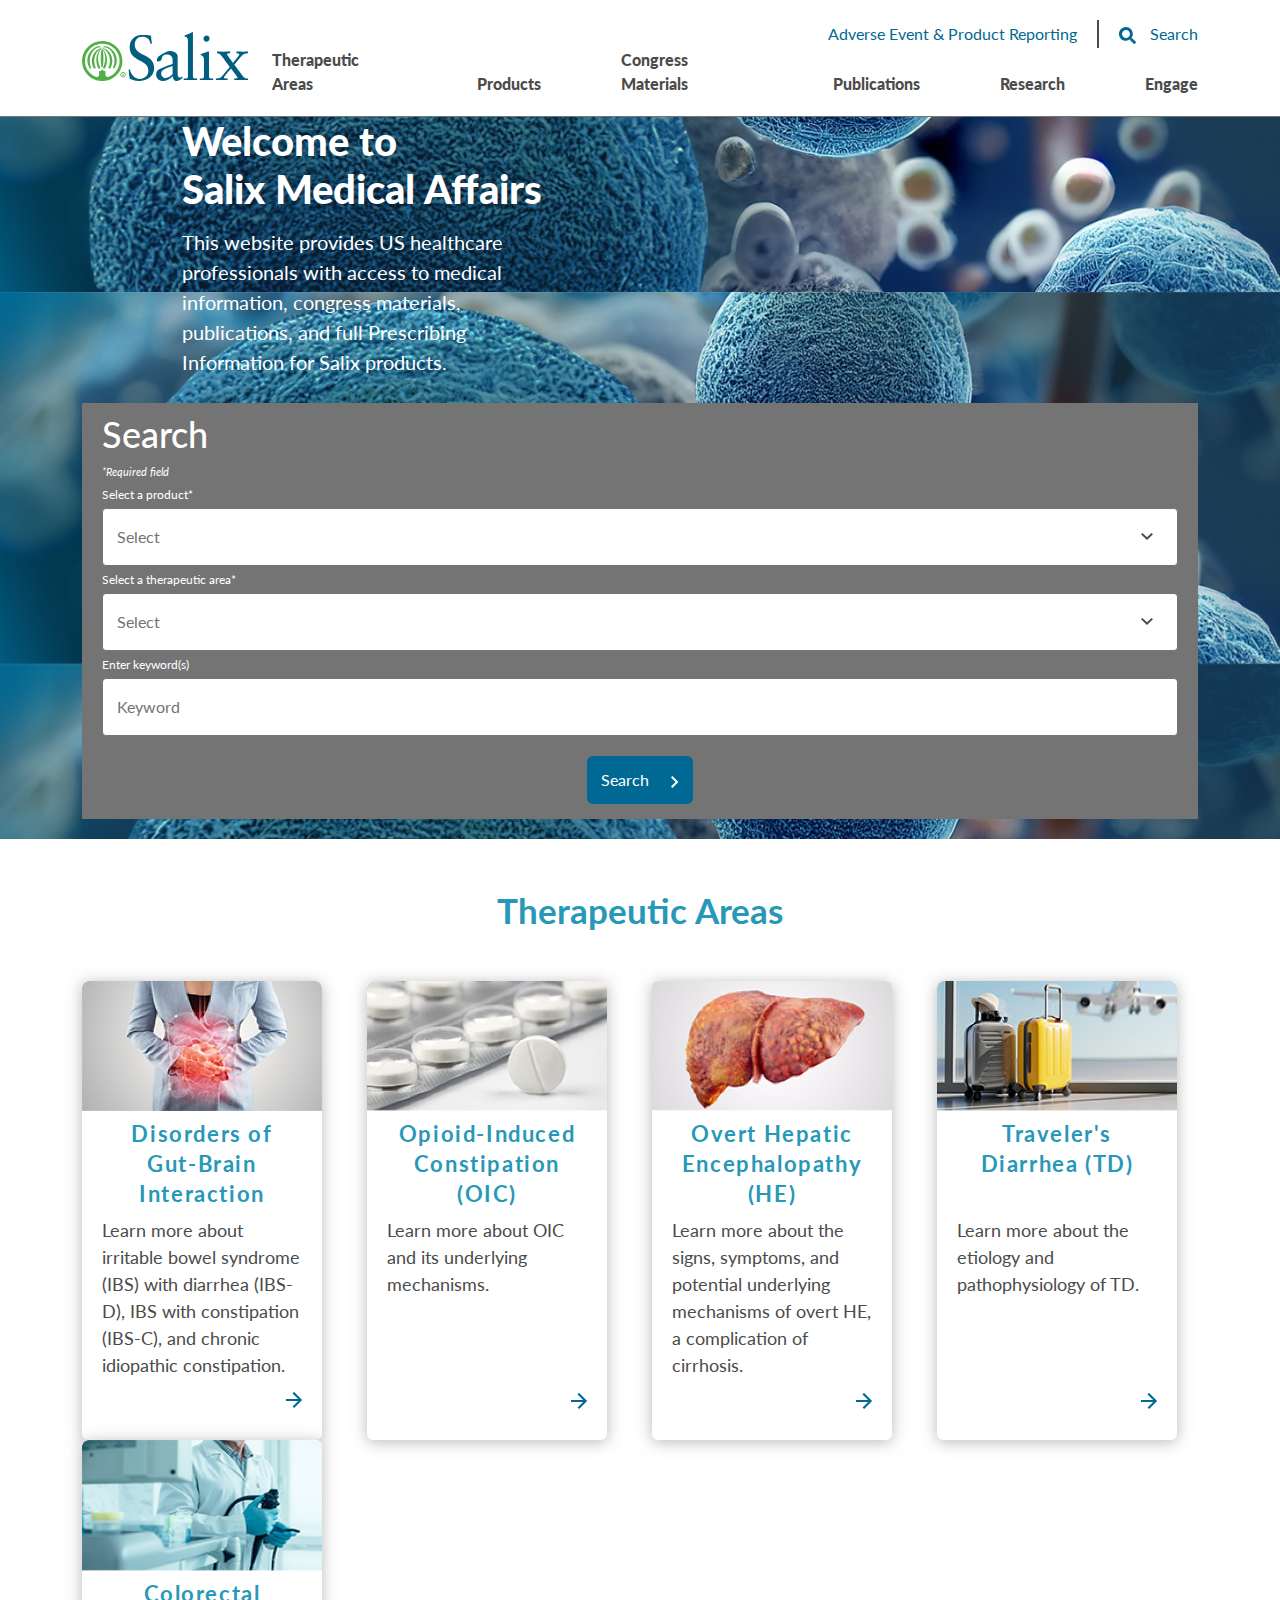
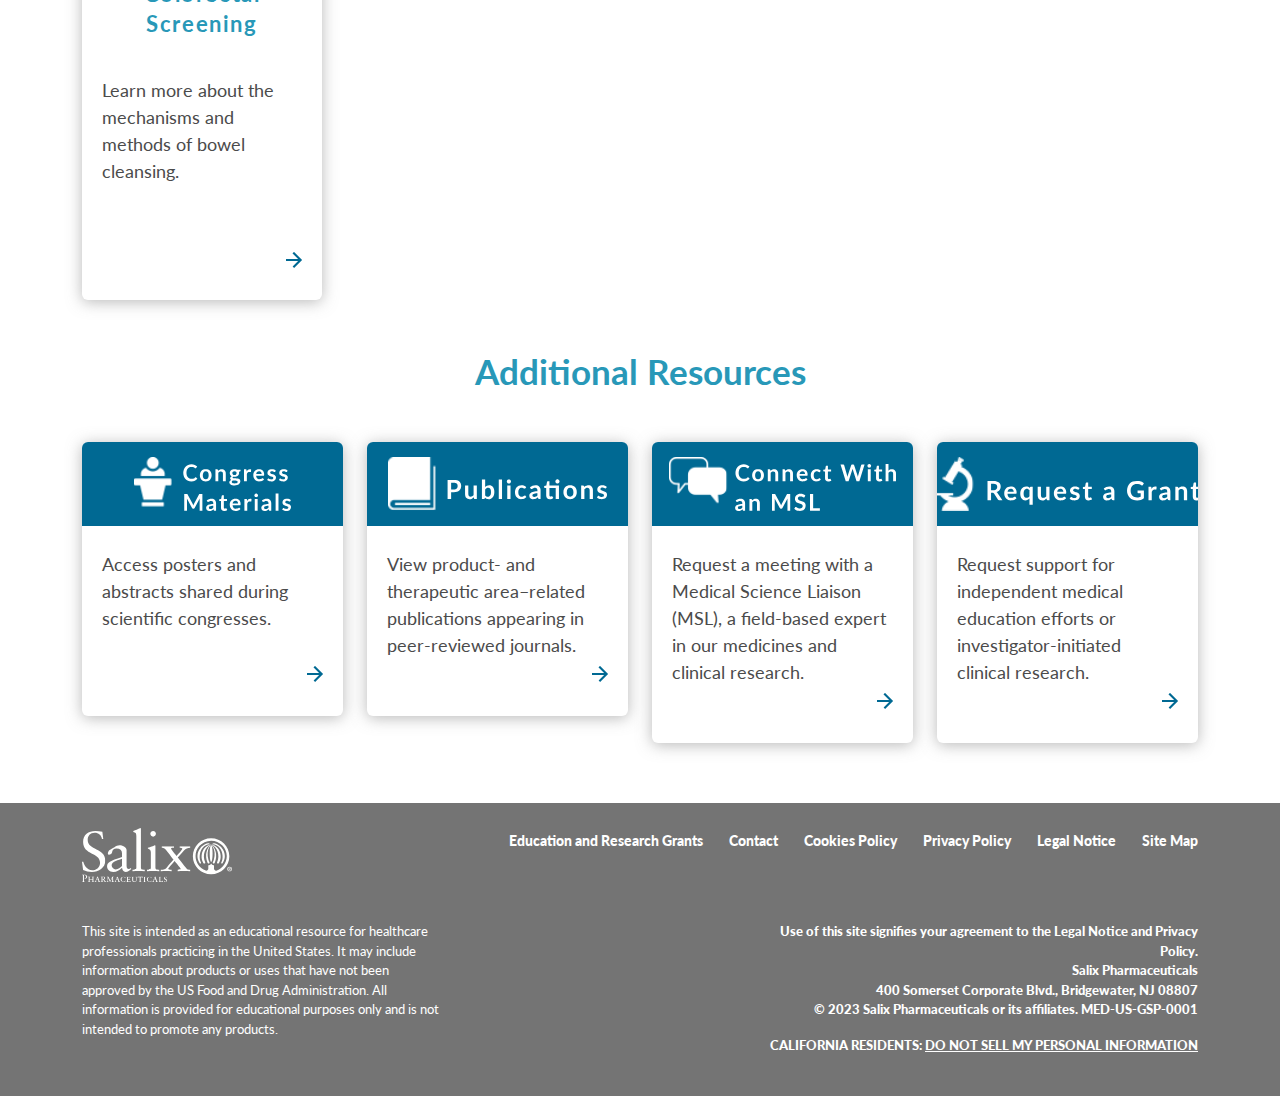
<file: salixmedical/index.html>
<!DOCTYPE html>
<html lang="en">
<head>
    <meta charset="UTF-8">
    <meta http-equiv="X-UA-Compatible" content="IE=edge">
    <meta name="viewport" content="width=device-width, initial-scale=1.0">
    <link rel="shortcut icon" href="http://salixmedical.uniqueforce.in/siteassets/img/favicon.png" type="image/x-icon">

    <link href="https://fonts.googleapis.com/css2?family=Lato:ital,wght@0,100;0,300;0,400;0,700;0,900;1,100;1,300;1,400;1,700;1,900&display=swap" rel="stylesheet">

    <link href="https://cdn.jsdelivr.net/npm/bootstrap@5.3.0/dist/css/bootstrap.min.css" rel="stylesheet">
    <script src="https://cdn.jsdelivr.net/npm/bootstrap@5.3.0/dist/js/bootstrap.bundle.min.js"></script>

    <!-- <link rel="stylesheet" href="assets/libraries/bootstrap-5.1.3-distcss/bootstrap.min.css"> -->

    <link rel="stylesheet" href="assets/css/style.css">
    
    <title>Salix Medical Affairs Official Site</title>
</head>
<body>

    <header>
        <div class="head">
            <div class="container">
                <div class="row">
                    <div class="tophead__links">
                        <ul>
                            <li>
                                <a class="report-open">
                                    Adverse Event & Product Reporting
                                </a>
                            </li>
                            <li class="search-link">
                                <div>
                                    <img src="assets/img/icons/icon-17x17-search.svg" alt="search">
                                    Search
                                </div>
                            </li>
                        </ul>
                    </div>
                </div>
                    
                <div class="row">
                    <head>
                        <div class="col-2">
                            <div class="head__logo">
                                <a href="/">
                                    <img src="assets/img/logo-186x55-salix-logo.svg" class="home-logo" alt="">
                                </a>
                            </div>
                        </div>
                        <div class="col-10">
                            <div class="head__links">
                                <ul>
                                    <li class="nav-link">
                                        <a href="therapeutic-areas.html">Therapeutic Areas</a>
                                    </li>
                                    <li class="nav-link">
                                        <a href="products.html">Products</a>
                                    </li>
                                    <li class="nav-link">
                                        <a href="congress-materials.html">Congress Materials</a>
                                    </li>
                                    <li class="nav-link">
                                        <a href="publications.html">Publications</a>
                                    </li>
                                    <li class="nav-link">
                                        <a href="research.html">Research</a>
                                    </li>
                                    <li class="nav-link">
                                        <a href="engage.html">Engage</a>
                                    </li>
                                </ul>
                            </div>
                        </div>
                    </head>
                </div>
            </div>
        </div>
    </header>
    
    <section class="banner">
        <div class="banner__bg-img">
            <div class="container">
                <div class="row justify-content-between align-items-center">
                    <div class="col-xxl-6 col-md-6 ">
                        <div class="banner__content">
                            <h1 class="banner-head">Welcome to<br> Salix Medical Affairs</h1>
                            <p>
                                This website provides US healthcare professionals with access to medical information, 
                                congress materials, publications, and full Prescribing Information for Salix products.
                            </p>
                        </div>
                    </div>

                    <div class="col-xxl-4">
                        <div class="banner__searcharea">
                            <div class="searcharea-head">
                                <h2>Search</h2>
                            </div>
                            <div class="searcharea-fields">
                                <p><em>*Required field</em></p>
                                <form action="">
                                    <div class="field">
                                        <label for="">Select a product*</label>
                                        <div class="dropdown">Select
                                            <img src="assets/img/icons/icon-1x1-caret-down.svg" alt="">
                                        </div>
                                    </div>
                                    <div class="field">
                                        <label for="">Select a therapeutic area*</label>
                                        <div class="dropdown">Select
                                            <img src="assets/img/icons/icon-1x1-caret-down.svg" alt="">
                                        </div>
                                    </div>
                                    <div class="field">
                                        <label for="">Enter keyword(s)</label>
                                        <div class="dropdown">Keyword</div>
                                    </div>
                                    <div class="searcharea-btn">
                                        <button class="btn">
                                            Search <img src="assets/img/icons/img-8x12-path.png" alt="">
                                        </button>
                                    </div>
                                </form>
                            </div>
                        </div>
                    </div>
                </div>
            </div>
        </div>
    </section>

    <section>
        <div class="hcard">
            <div class="container">
                <div class="section__container">
                            <div class="scard__container">
                                <div class="row">
                                    <div class="col-12">
                                        <div class="item-list">
                                            <h2 class="list-head">Therapeutic Areas</h2>
                                        </div>
                                    </div>
                                    <div class="col-lg col-md-6 col-sm-12">
                                        <div class="scard">
                                            <div class="scard-img">
                                                <img src="assets/img/assets-6-7/Disorders-of-Gut-Brain-Interaction-card-topper@2x.jpg" alt="" srcset="">
                                            </div>
                                            <div class="scard-body">
                                                <div class="head">
                                                    <h5 class="heading">Disorders of Gut-Brain Interaction</h5>
                                                    <p class="text">Learn more about irritable bowel syndrome (IBS) with diarrhea (IBS-D), IBS with 
                                                        constipation (IBS-C), and chronic idiopathic constipation.</p>
                                                </div>
                                                <div class="links">
                                                    <a href="therapeutic-areas/DGBI.html" class="link">
                                                        <img src="assets/img/icons/icon-16x16-forward.png" alt="" srcset="">
                                                    </a>
                                                </div>
                                            </div>
                                        </div>
                                    </div>
                                    <div class="col-lg col-md-6 col-sm-12">
                                        <div class="scard">
                                            <div class="scard-img">
                                                <img src="assets/img/assets-6-7/Opioid-Induced-Constipation-OIC-card-topper@2x.jpg" alt="" srcset="">
                                            </div>
                                            <div class="scard-body">
                                                <div class="head">
                                                    <h5 class="heading">Opioid-Induced Constipation (OIC)</h5>
                                                    <p class="text">Learn more about OIC and its underlying mechanisms.</p>
                                                </div>
                                                <div class="links">
                                                    <a href="therapeutic-areas/OIC.html" class="link">
                                                        <img src="assets/img/icons/icon-16x16-forward.png" alt="" srcset="">
                                                    </a>
                                                </div>
                                            </div>
                                        </div>
                                    </div>
                                    <div class="col-lg col-md-6 col-sm-12">
                                        <div class="scard">
                                            <div class="scard-img">
                                                <img src="assets/img/assets-6-7/Overt-Hepatic-Encephalopathy-HE@2x.jpg" alt="" srcset="">
                                            </div>
                                            <div class="scard-body">
                                                <div class="head">
                                                    <h5 class="heading">Overt Hepatic Encephalopathy (HE)</h5>
                                                    <p class="text">Learn more about the signs, symptoms, and potential underlying mechanisms of overt HE, a complication of cirrhosis.</p>
                                                </div>
                                                <div class="links">
                                                    <a href="therapeutic-areas/OHE.htmlx" class="link">
                                                        <img src="assets/img/icons/icon-16x16-forward.png" alt="" srcset="">
                                                    </a>
                                                </div>
                                            </div>
                                        </div>
                                    </div>
                                    <div class="col-lg col-md-6 col-sm-12">
                                        <div class="scard">
                                            <div class="scard-img">
                                                <img src="assets/img/assets-6-7/Travelers-Diarrhea-TD@2x.jpg" alt="" srcset="">
                                            </div>
                                            <div class="scard-body">
                                                <div class="head">
                                                    <h5 class="heading">Traveler's Diarrhea (TD)</h5>
                                                    <p class="text">Learn more about the etiology and pathophysiology of TD.</p>
                                                </div>
                                                <div class="links">
                                                    <a href="therapeutic-areas/travelers-diarrhea.html" class="link">
                                                        <img src="assets/img/icons/icon-16x16-forward.png" alt="" srcset="">
                                                    </a>
                                                </div>
                                            </div>
                                        </div>
                                    </div>
                                    <div class="col-lg col-md-6 col-sm-12">
                                        <div class="scard">
                                            <div class="scard-img">
                                                <img src="assets/img/assets-6-7/Colorectal-Screening@2x.jpg" alt="" srcset="">
                                            </div>
                                            <div class="scard-body">
                                                <div class="head">
                                                    <h5 class="heading">Colorectal Screening</h5>
                                                    <p class="text">Learn more about the mechanisms and methods of bowel cleansing.</p>
                                                </div>
                                                <div class="links">
                                                    <a href="therapeutic-areas/bowel-prep.html" class="link">
                                                        <img src="assets/img/icons/icon-16x16-forward.png" alt="" srcset="">
                                                    </a>
                                                </div>
                                            </div>
                                        </div>
                                    </div>
                                </div>
                            </div>
                            <div class="mcard__container">
                                <div class="row">
                                    <div class="col-12">
                                        <div class="item-list">
                                            <h2 class="list-head">Additional Resources</h2>
                                        </div>
                                    </div>
                                </div>
                                <div class="row">
                                    <div class="col-lg-3 col-md-6 col-sm-12">
                                        <div class="mcard">
                                            <div class="mcard-img">
                                                <img src="assets/img/assets-6-7/congress-materials-card-topper.svg" alt="Congress materials" srcset="">
                                            </div>
                                            <div class="mcard-body">
                                                <div class="head">
                                                    <p class="text">Access posters and abstracts shared during scientific congresses.</p>
                                                </div>
                                                <div class="links">
                                                    <a href="congress-materials.html" title="Congress materials" class="link">
                                                        <img src="assets/img/icons/icon-16x16-forward.png" alt="forward" srcset="">
                                                    </a>
                                                </div>
                                            </div>
                                        </div>
                                    </div>
                                    <div class="col-lg-3 col-md-6 col-sm-12">
                                        <div class="mcard">
                                            <div class="mcard-img">
                                                <img src="assets/img/assets-6-7/publications-card-topper.svg" alt="Publications card" srcset="">
                                            </div>
                                            <div class="mcard-body">
                                                <div class="head">
                                                    <p class="text">View product- and therapeutic area–related publications appearing in 
                                                        peer-reviewed journals.</p>
                                                </div>
                                                <div class="links">
                                                    <a href="publications.html" title="Publications card" class="link">
                                                        <img src="assets/img/icons/icon-16x16-forward.png" alt="forward" srcset="">
                                                    </a>
                                                </div>
                                            </div>
                                        </div>
                                    </div>
                                    <div class="col-lg-3 col-md-6 col-sm-12">
                                        <div class="mcard">
                                            <div class="mcard-img">
                                                <img src="assets/img/assets-6-7/connect-with-msl-card-topper.svg" alt="Connect with msl" srcset="">
                                            </div>
                                            <div class="mcard-body">
                                                <div class="head">
                                                    <p class="text">Request a meeting with a Medical Science Liaison (MSL), a field-based expert 
                                                        in our medicines and clinical research.</p>
                                                </div>
                                                <div class="links">
                                                    <a href="engage.html" title="Connect with msl" class="link">
                                                        <img src="assets/img/icons/icon-16x16-forward.png" alt="forward" srcset="">
                                                    </a>
                                                </div>
                                            </div>
                                        </div>
                                    </div>
                                    <div class="col-lg-3 col-md-6 col-sm-12">
                                        <div class="mcard">
                                            <div class="mcard-img">
                                                <img src="assets/img/assets-6-7/request-a-grant-card-topper.svg" alt="Connect with msl" srcset="">
                                            </div>
                                            <div class="mcard-body">
                                                <div class="head">
                                                    <p class="text">Request support for independent medical education efforts or 
                                                        investigator-initiated clinical research.</p>
                                                </div>
                                                <div class="links">
                                                    <a href="engage.html" title="Connect with msl" class="link">
                                                        <img src="assets/img/icons/icon-16x16-forward.png" alt="forward" srcset="">
                                                    </a>
                                                </div>
                                            </div>
                                        </div>
                                    </div>
                                </div>
                            </div>
                        </div>
                    </div>
                    <div class="row">
                        <div class="col-lg-3 col-md-4 col-sm-12"></div>
                    </div>
                </div>
            </div>
        </div>
    </section>

    <footer>
        <div class="footer">
            <div class="container">
                <div class="row justify-content-between">
                    <div class="col-lg-2 clo-sm-12">
                        <div class="footerlogo">
                            <img src="assets/img/logo-150x54-salix-logo-white.svg" alt="footer logo">
                        </div>
                    </div>
                    <div class="col-lg-10 col-sm-12">
                        <div class="footer__links">
                            <ul>
                                <li>
                                    <a href="https://www.bauschhealth-grants.com/" target="_blank" class="footer__link">Education and Research Grants</a>
                                </li>
                                <li>
                                    <a href="engage.html" class="footer__link">Contact</a>
                                </li>
                                <li>
                                    <a href="https://www.bauschhealth.com/siteassets/pdf/bausch-health-companies-website-cookie-policy.pdf" target="_blank" class="footer__link">Cookies Policy</a>
                                </li>
                                <li>
                                    <a href="https://www.bauschhealth.com/privacy-policy" target="_blank" class="footer__link">Privacy Policy</a>
                                </li>
                                <li>
                                    <a href="https://www.bauschhealth.com/terms/" target="_blank" class="footer__link">Legal Notice</a>
                                </li>
                                <li>
                                    <a href="https://www.bauschhealth-grants.com/" class="footer__link">Site Map</a>
                                </li>
                            </ul>
                        </div>
                    </div>
                </div>
                <div class="footer__content">
                    <div class="row justify-content-between">
                        <div class="col-xxl-5 col-lg-5 col-md-6 col-sm-12">
                            <div class="footer__logo-text">
                                <p>
                                    This site is intended as an educational resource for healthcare professionals practicing in the United States. 
                                    It may include information about products or uses that have not been approved by the US Food and Drug 
                                    Administration. All information is provided for educational purposes only and is not intended to promote any 
                                    products.
                                </p>
                            </div>
                        </div>
                        <div class="col-xxl-5 col-lg-5 col-md-6 col-sm-12">
                            <div class="footer__info-text">
                                <p class="info-text">
                                    Use of this site signifies your agreement to the Legal Notice and Privacy Policy. <br>
                                    Salix Pharmaceuticals <br> 400 Somerset Corporate Blvd., Bridgewater, NJ 08807 <br>
                                    © 2023 Salix Pharmaceuticals or its affiliates. MED-US-GSP-0001
                                </p>
                                <p class="california">
                                    CALIFORNIA RESIDENTS: 
                                    <a href="https://go.bauschhealth.com/california-privacy-optout.html" target="_blank">DO NOT SELL MY PERSONAL INFORMATION</a>
                                </p>
                            </div>
                        </div>
                    </div>
                </div>
            </div>
        </div>
    </footer>

    <!-- Report PopUp -->
    <div class="reportpopup">
        <div class="popup-box">
            <div class="popup-close">
                <div class="close-btn"></div>
            </div>
            <div class="popup-body">
                <p>
                    This site is not to be used to report adverse events or product complaints electronically. To report an adverse event or 
                    product complaint, contact Salix Pharmaceuticals at<br> 1-800-321-4576 or FDA at 1-800-FDA-1088 or
                    <a href="https://www.fda.gov/safety/medwatch-fda-safety-information-and-adverse-event-reporting-program" class="report-continue"  target="_blank">https://www.fda.gov/madwatch</a>.
                </p>
            </div>
        </div>
    </div>
    <!-- Report PopUp End -->

    <!-- banner search area -->
    <div class="search-popup">
        <div class="col-lg-4 col-md-7 col-sm-10">
            <div class="searchoverlay">
                <div class="searchoverlay-close">
                    <img src="assets/img/icons/icon-30x30-close.svg" class="overlay-close" alt="">
                </div>
                <div class="searcharea">
                    <div class="searcharea-head">
                        <h2>Search</h2>
                    </div>
                    <div class="searcharea-fields">
                        <p><em>*Required field</em></p>
                        <form action="">
                            <div class="field">
                                <label for="">Select a product*</label>
                                <div class="dropdown">Select
                                    <img src="assets/img/icons/icon-1x1-caret-down.svg" alt="">
                                </div>
                            </div>
                            <div class="field">
                                <label for="">Select a therapeutic area*</label>
                                <div class="dropdown">Select
                                    <img src="assets/img/icons/icon-1x1-caret-down.svg" alt="">
                                </div>
                            </div>
                            <div class="field">
                                <label for="">Enter keyword(s)</label>
                                <div class="dropdown">Keyword</div>
                            </div>
                            <div class="searcharea-btn">
                                <button class="btn">
                                    Search <img src="assets/img/icons/img-8x12-path-black.png" alt="">
                                </button>
                            </div>
                        </form>
                    </div>
                </div>
            </div>
        </div>
    </div>
    <!-- banner search area -->

    <script src="assets/js/index.js"></script>
    
</body>
</html>
</file>
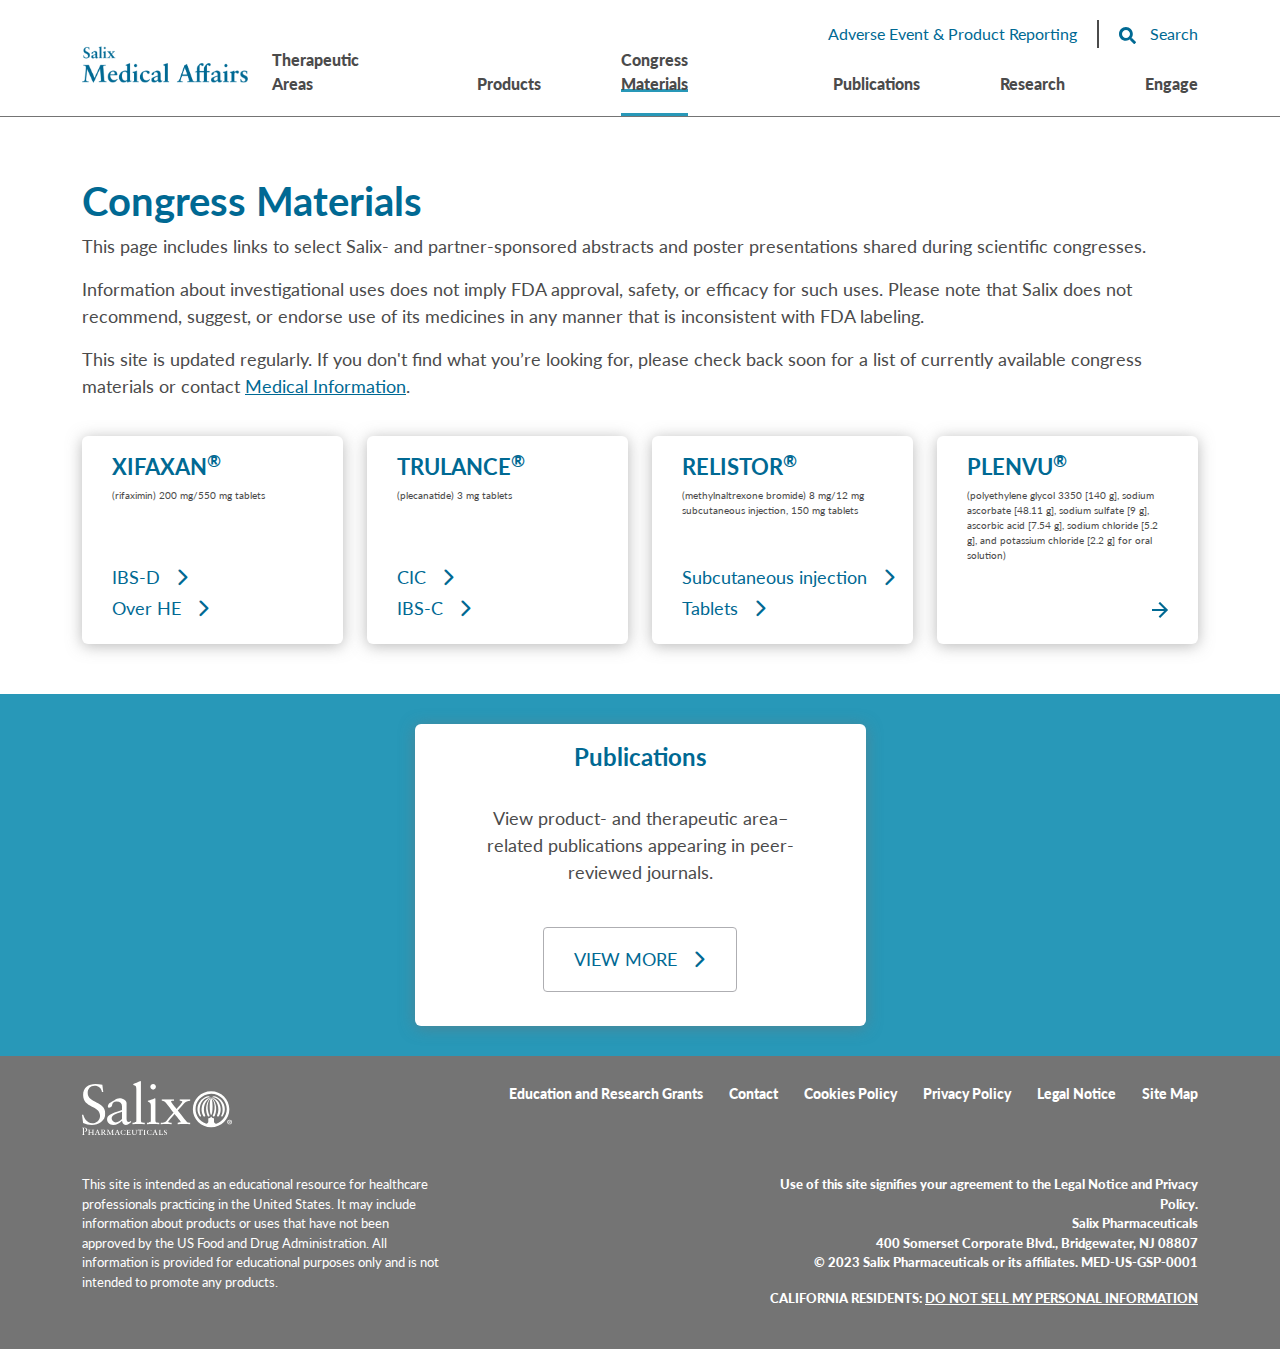
<file: salixmedical/congress-materials.html>
<!DOCTYPE html>
<html lang="en">
<head>
    <meta charset="UTF-8">
    <meta http-equiv="X-UA-Compatible" content="IE=edge">
    <meta name="viewport" content="width=device-width, initial-scale=1.0">
    <link rel="shortcut icon" href="http://salixmedical.uniqueforce.in/siteassets/img/favicon.png" type="image/x-icon">

    <link href="https://fonts.googleapis.com/css2?family=Lato:ital,wght@0,100;0,300;0,400;0,700;0,900;1,100;1,300;1,400;1,700;1,900&display=swap" rel="stylesheet">

    <link href="https://cdn.jsdelivr.net/npm/bootstrap@5.3.0/dist/css/bootstrap.min.css" rel="stylesheet">
    <script src="https://cdn.jsdelivr.net/npm/bootstrap@5.3.0/dist/js/bootstrap.bundle.min.js"></script>

    <link rel="stylesheet" href="assets/libraries/fontawesome/main/all.css">

    <link rel="stylesheet" href="assets/css/style.css">
    
    <title>Salix Medical Affairs Official Site</title>
</head>
<body>

    <header>
        <div class="head">
            <div class="container">
                <div class="row">
                    <div class="tophead__links">
                        <ul>
                            <li>
                                <a class="report-open">
                                    Adverse Event & Product Reporting
                                </a>
                            </li>
                            <li class="search-link">
                                <div>
                                    <img src="assets/img/icons/icon-17x17-search.svg" alt="search">
                                    Search
                                </div>
                            </li>
                        </ul>
                    </div>
                </div>
                    
                <div class="row">
                    <head>
                        <div class="col-2">
                            <div class="head__logo">
                                <a href="/">
                                    <img src="assets/img/logo-491x110-salix-logo.png" class="" alt="">
                                </a>
                            </div>
                        </div>
                        <div class="col-10">
                            <div class="head__links">
                                <ul>
                                    <li class="nav-link">
                                        <a href="therapeutic-areas.html">Therapeutic Areas</a>
                                    </li>
                                    <li class="nav-link">
                                        <a href="products.html">Products</a>
                                    </li>
                                    <li class="nav-link">
                                        <a href="congress-materials.html" class="active">Congress Materials</a>
                                    </li>
                                    <li class="nav-link">
                                        <a href="publications.html">Publications</a>
                                    </li>
                                    <li class="nav-link">
                                        <a href="research.html">Research</a>
                                    </li>
                                    <li class="nav-link">
                                        <a href="engage.html">Engage</a>
                                    </li>
                                </ul>
                            </div>
                        </div>
                    </head>
                </div>
            </div>
        </div>
    </header>

    <section>
        <div class="congress">
            <div class="container">
                <div class="section__container">
                    <div class="row">
                        <div class="col-12">
                            <div class="page-head">
                                <h1 class="page-heading">Congress Materials</h1>
                                <p>This page includes links to select Salix- and partner-sponsored abstracts and poster presentations shared 
                                    during scientific congresses.</p>
                                <p>Information about investigational uses does not imply FDA approval, safety, or efficacy for such uses. Please 
                                    note that Salix does not recommend, suggest, or endorse use of its medicines in any manner that is 
                                    inconsistent with FDA labeling.</p>
                                <p>This site is updated regularly. If you don't find what you’re looking for, please check back soon for a list 
                                    of currently available congress materials or contact 
                                    <a data-href="https://www.bauschhealth.com/about-us/contact-us/medical-inquiry" class="call-refer">Medical Information</a>.
                                </p>
                            </div>
                        </div>
                    </div>
                    <div class="wcard__container">
                        <div class="row justify-content-between">
                            <div class="col-lg-3 col-md-6 col-sm-12">
                                <div class="wcard">
                                    <div class="head">
                                        <h5 class="heading">XIFAXAN<sup>®</sup></h5>
                                        <p class="text">(rifaximin) 200 mg/550 mg tablets</p>
                                    </div>
                                    <div class="links">
                                        <a href="#" class="link">
                                            IBS-D <span class="fa fa-chevron-right" aria-hidden="true"></span>
                                        </a>
                                        <a href="#" class="link">
                                            Over HE <span class="fa fa-chevron-right" aria-hidden="true"></span>
                                        </a>
                                    </div>
                                </div>
                            </div>
                            <div class="col-lg-3 col-md-6 col-sm-12">
                                <div class="wcard">
                                    <div class="head">
                                        <h5 class="heading">TRULANCE<sup>®</sup></h5>
                                        <p class="text">(plecanatide) 3 mg tablets</p>
                                    </div>
                                    <div class="links">
                                        <a href="#" class="link">
                                            CIC <span class="fa fa-chevron-right" aria-hidden="true"></span>
                                        </a>
                                        <a href="#" class="link">
                                            IBS-C <span class="fa fa-chevron-right" aria-hidden="true"></span>
                                        </a>
                                    </div>
                                </div>
                            </div>
                            <div class="col-lg-3 col-md-6 col-sm-12">
                                <div class="wcard">
                                    <div class="head">
                                        <h5 class="heading">RELISTOR<sup>®</sup></h5>
                                        <p class="text">(methylnaltrexone bromide) 8 mg/12 mg subcutaneous injection, 150 mg tablets</p>
                                    </div>
                                    <div class="links">
                                        <a href="#" class="link">
                                            Subcutaneous injection <span class="fa fa-chevron-right" aria-hidden="true"></span>
                                        </a>
                                        <a href="#" class="link">
                                            Tablets  <span class="fa fa-chevron-right" aria-hidden="true"></span>
                                        </a>
                                    </div>
                                </div>
                            </div>
                            <div class="col-lg-3 col-md-6 col-sm-12">
                                <div class="wcard plenvu">
                                    <div class="head">
                                        <h5 class="heading">PLENVU<sup>®</sup></h5>
                                        <p class="text">(polyethylene glycol 3350 [140 g], sodium ascorbate [48.11 g], sodium sulfate [9 g], 
                                            ascorbic acid [7.54 g], sodium chloride [5.2 g], and potassium chloride [2.2 g] for oral solution)
                                        </p>
                                    </div>
                                    <div class="links">
                                        <a href="#" class="link">
                                            <img src="assets/img/icons/icon-16x16-forward.png" alt="" srcset="">
                                        </a>
                                    </div>
                                </div>
                            </div>
                        </div>
                    </div>
                </div>
            </div>
        </div>
    </section>

    <section>
        <div class="blcard__container">
            <div class="container">
                <div class="section__container">
                    <div class="row justify-content-center">
                        <div class="col-lg-5 lg-md-8 col-sm-10">
                            <div class="blcard">
                                <div class="blcard-head">
                                    <h4>Publications</h4>
                                </div>
                                <div class="blcard-copy">
                                    <p>View product- and therapeutic area–related publications appearing in peer-reviewed journals.</p>
                                </div>
                                <div class="blcard-btn">
                                    <a href="publications.html" class="link">
                                        <button type="button">
                                            VIEW MORE <span class="fa fa-chevron-right" aria-hidden="true"></span>
                                        </button>
                                    </a>
                                </div>
                            </div>
                        </div>
                    </div>
                </div>
            </div>
        </div>
    </section>

    <footer>
        <div class="footer">
            <div class="container">
                <div class="row justify-content-between">
                    <div class="col-lg-2 clo-sm-12">
                        <div class="footerlogo">
                            <img src="assets/img/logo-150x54-salix-logo-white.svg" alt="footer logo">
                        </div>
                    </div>
                    <div class="col-lg-10 col-sm-12">
                        <div class="footer__links">
                            <ul>
                                <li>
                                    <a href="https://www.bauschhealth-grants.com/" target="_blank" class="footer__link">Education and Research Grants</a>
                                </li>
                                <li>
                                    <a href="engage.html" class="footer__link">Contact</a>
                                </li>
                                <li>
                                    <a href="https://www.bauschhealth.com/siteassets/pdf/bausch-health-companies-website-cookie-policy.pdf" target="_blank" class="footer__link">Cookies Policy</a>
                                </li>
                                <li>
                                    <a href="https://www.bauschhealth.com/privacy-policy" target="_blank" class="footer__link">Privacy Policy</a>
                                </li>
                                <li>
                                    <a href="https://www.bauschhealth.com/terms/" target="_blank" class="footer__link">Legal Notice</a>
                                </li>
                                <li>
                                    <a href="site-map.html" class="footer__link">Site Map</a>
                                </li>
                            </ul>
                        </div>
                    </div>
                </div>
                <div class="footer__content">
                    <div class="row justify-content-between">
                        <div class="col-xxl-5 col-lg-5 col-md-6 col-sm-12">
                            <div class="footer__logo-text">
                                <p>
                                    This site is intended as an educational resource for healthcare professionals practicing in the United States. 
                                    It may include information about products or uses that have not been approved by the US Food and Drug 
                                    Administration. All information is provided for educational purposes only and is not intended to promote any 
                                    products.
                                </p>
                            </div>
                        </div>
                        <div class="col-xxl-5 col-lg-5 col-md-6 col-sm-12">
                            <div class="footer__info-text">
                                <p class="info-text">
                                    Use of this site signifies your agreement to the Legal Notice and Privacy Policy. <br>
                                    Salix Pharmaceuticals <br> 400 Somerset Corporate Blvd., Bridgewater, NJ 08807 <br>
                                    © 2023 Salix Pharmaceuticals or its affiliates. MED-US-GSP-0001
                                </p>
                                <p class="california">
                                    CALIFORNIA RESIDENTS: 
                                    <a href="https://go.bauschhealth.com/california-privacy-optout.html" target="_blank">DO NOT SELL MY PERSONAL INFORMATION</a>
                                </p>
                            </div>
                        </div>
                    </div>
                </div>
            </div>
        </div>
    </footer>

    <!-- Report PopUp -->
    <div class="reportpopup">
        <div class="popup-box">
            <div class="popup-close">
                <div class="close-btn"></div>
            </div>
            <div class="popup-body">
                <p>
                    This site is not to be used to report adverse events or product complaints electronically. To report an adverse event or 
                    product complaint, contact Salix Pharmaceuticals at<br> 1-800-321-4576 or FDA at 1-800-FDA-1088 or
                    <a href="https://www.fda.gov/safety/medwatch-fda-safety-information-and-adverse-event-reporting-program" class="report-continue"  target="_blank">https://www.fda.gov/madwatch</a>.
                </p>
            </div>
        </div>
    </div>
    <!-- Report PopUp End -->

    <!-- banner search area -->
    <div class="search-popup">
        <div class="col-lg-4 col-md-7 col-sm-10">
            <div class="searchoverlay">
                <div class="searchoverlay-close">
                    <img src="assets/img/icons/icon-30x30-close.svg" class="overlay-close" alt="">
                </div>
                <div class="searcharea">
                    <div class="searcharea-head">
                        <h2>Search</h2>
                    </div>
                    <div class="searcharea-fields">
                        <p><em>*Required field</em></p>
                        <form action="">
                            <div class="field">
                                <label for="">Select a product*</label>
                                <div class="dropdown">Select
                                    <img src="assets/img/icons/icon-1x1-caret-down.svg" alt="">
                                </div>
                            </div>
                            <div class="field">
                                <label for="">Select a therapeutic area*</label>
                                <div class="dropdown">Select
                                    <img src="assets/img/icons/icon-1x1-caret-down.svg" alt="">
                                </div>
                            </div>
                            <div class="field">
                                <label for="">Enter keyword(s)</label>
                                <div class="dropdown">Keyword</div>
                            </div>
                            <div class="searcharea-btn">
                                <button class="btn">
                                    Search <img src="assets/img/icons/img-8x12-path-black.png" alt="">
                                </button>
                            </div>
                        </form>
                    </div>
                </div>
            </div>
        </div>
    </div>
    <!-- banner search area -->

    <!-- Reference PopUp -->
    <div class="referencepopup">
        <div class="popup__container">
            <div class="leaving-text">
                <h5 class="heading">You are now leaving the Salix Medical Affairs website.</h5>
                <p>The website you are about to visit is not affiliated with Salix Pharmaceuticals or its affiliated entities, and Salix is not 
                    responsible for the content, format, maintenance, or policies of the website you are about to visit. Salix Pharmaceuticals or 
                    its affiliated entities do not monitor non-affiliated websites for accuracy. This link does not imply endorsement or support 
                    of any programs, products, or services associated with the website.</p>
            </div>
            <div class="leaving-btns">
                <a href="" class="btn proceed-btn" target="_blank" rel="noopener noreferrer">
                    Proceed <i class="fa-solid fa-arrow-right"></i>
                </a>
                <a class="btn cancel-btn">
                    Cancel <i class="fa-solid fa-arrow-right"></i>
                </a>
            </div>
        </div>
    </div>
    <!-- Reference PopUp End -->

    <script src="assets/js/index.js"></script>
      
</body>
</html>
</file>
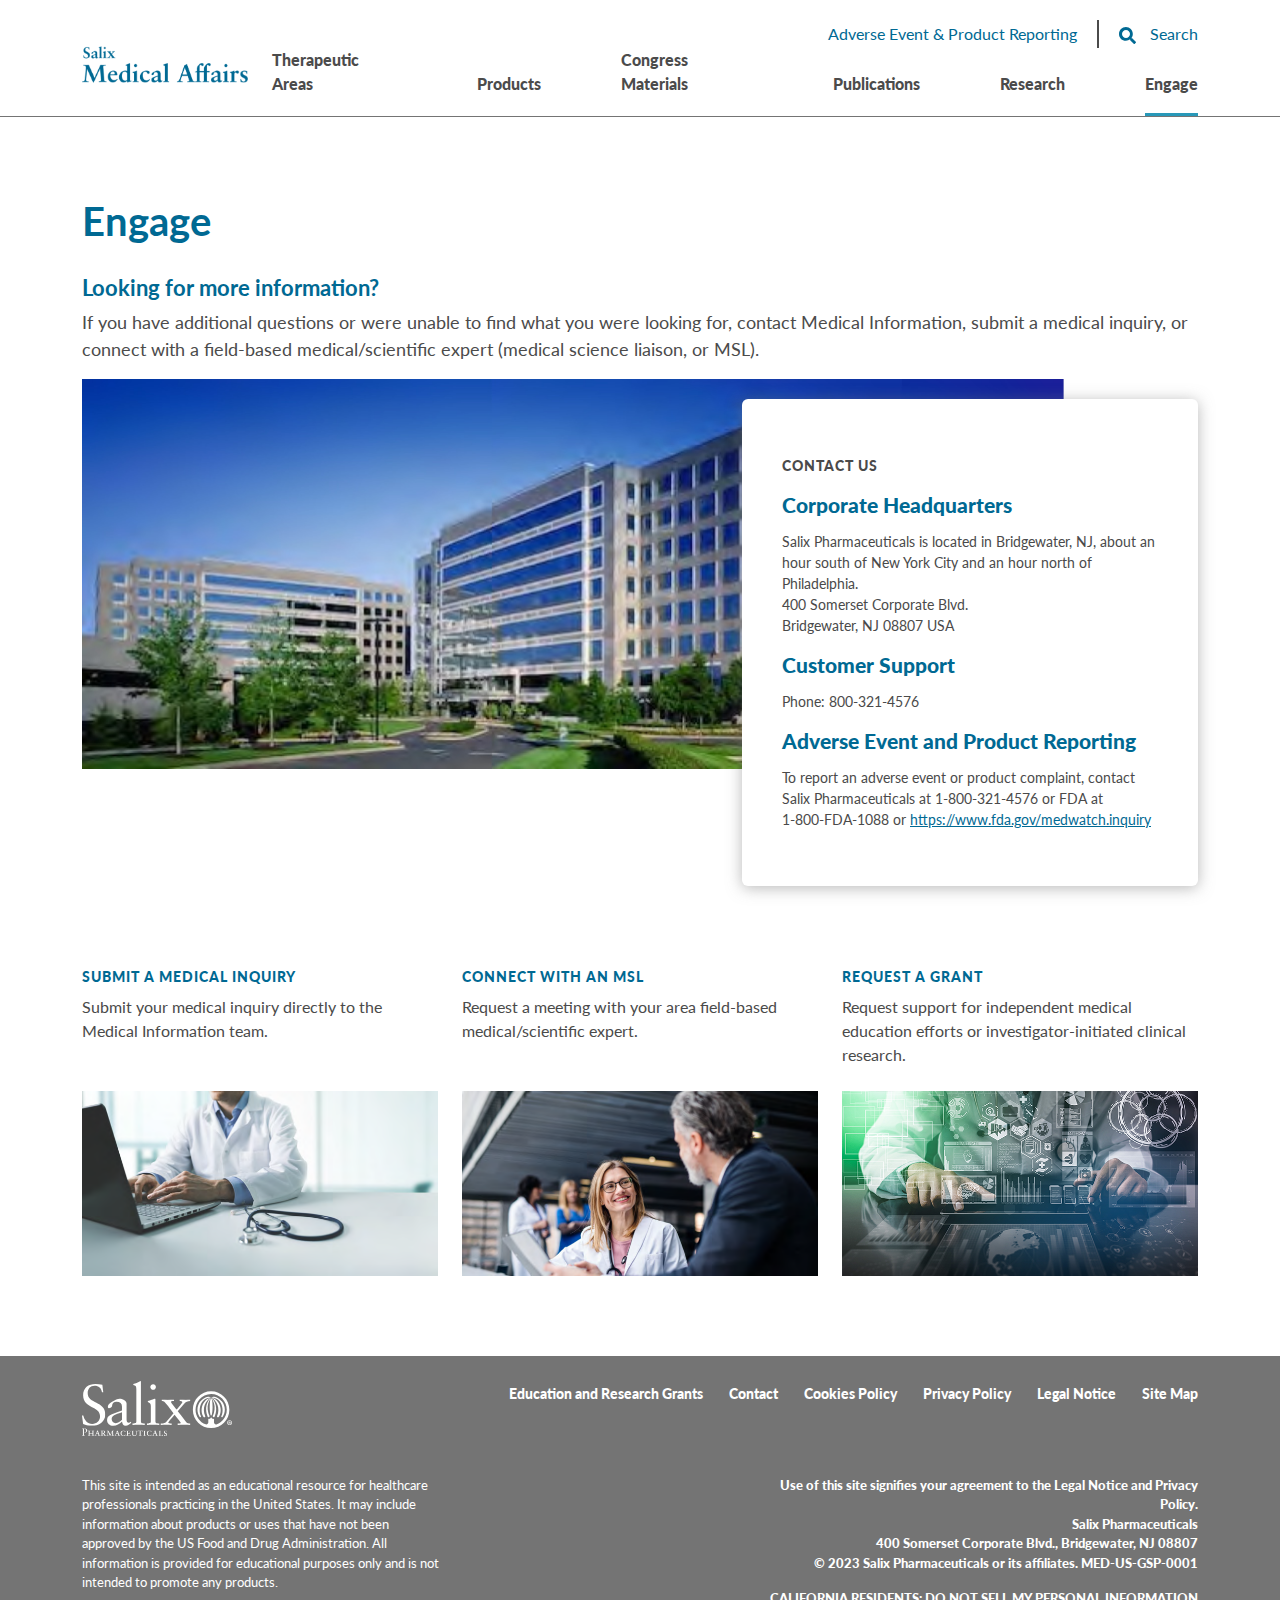
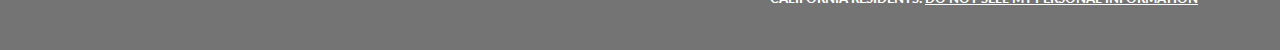
<file: salixmedical/engage.html>
<!DOCTYPE html>
<html lang="en">
<head>
    <meta charset="UTF-8">
    <meta http-equiv="X-UA-Compatible" content="IE=edge">
    <meta name="viewport" content="width=device-width, initial-scale=1.0">
    <link rel="shortcut icon" href="http://salixmedical.uniqueforce.in/siteassets/img/favicon.png" type="image/x-icon">

    <link href="https://fonts.googleapis.com/css2?family=Lato:ital,wght@0,100;0,300;0,400;0,700;0,900;1,100;1,300;1,400;1,700;1,900&display=swap" rel="stylesheet">

    <link href="https://cdn.jsdelivr.net/npm/bootstrap@5.3.0/dist/css/bootstrap.min.css" rel="stylesheet">
    <script src="https://cdn.jsdelivr.net/npm/bootstrap@5.3.0/dist/js/bootstrap.bundle.min.js"></script>

    <link rel="stylesheet" href="assets/css/style.css">
    
    <title>Engage With Salix</title>
</head>
<body>

    <header>
        <div class="head">
            <div class="container">
                <div class="row">
                    <div class="tophead__links">
                        <ul>
                            <li>
                                <a class="report-open" title="Adverse Event & Product Reporting">
                                    Adverse Event & Product Reporting
                                </a>
                            </li>
                            <li class="search-link">
                                <div title="Search">
                                    <img src="assets/img/icons/icon-17x17-search.svg" alt="search">
                                    Search
                                </div>
                            </li>
                        </ul>
                    </div>
                </div>
                    
                <div class="row">
                    <head>
                        <div class="col-2">
                            <div class="head__logo">
                                <a href="/" title="Home page">
                                    <img src="assets/img/logo-491x110-salix-logo.png" class="" alt="Salix Pharmaceuticals logo">
                                </a>
                            </div>
                        </div>
                        <div class="col-10">
                            <div class="head__links">
                                <ul>
                                    <li class="nav-link">
                                        <a href="therapeutic-areas.html" title="Therapeutic Areas">Therapeutic Areas</a>
                                    </li>
                                    <li class="nav-link">
                                        <a href="products.html" title="Products">Products</a>
                                    </li>
                                    <li class="nav-link">
                                        <a href="congress-materials.html" title="Congress Materials">Congress Materials</a>
                                    </li>
                                    <li class="nav-link">
                                        <a href="publications.html" title="Publications">Publications</a>
                                    </li>
                                    <li class="nav-link">
                                        <a href="research.html" title="Research">Research</a>
                                    </li>
                                    <li class="nav-link">
                                        <a href="engage.html" class="active" title="Engage">Engage</a>
                                    </li>
                                </ul>
                            </div>
                        </div>
                    </head>
                </div>
            </div>
        </div>
    </header>

    <section>
        <div class="engage">
            <div class="container">
                <div class="section__container">
                    <div class="row">
                        <div class="col-12">
                            <div class="page-head engage-head">
                                <h1 class="page-heading">Engage</h1>
                                <h5 class="heading">Looking for more information?</h5>
                                <p>If you have additional questions or were unable to find what you were looking for, contact Medical Information, 
                                    submit a medical inquiry, or connect with a field-based medical/scientific expert (medical science liaison, or 
                                    MSL).</p>
                            </div>
                            <div class="salix-corporate">
                                <img src="assets/img/salix-corporate-headquarters2x.jpg" alt="Salix corporate headquarters" class="salix-corporate-img">
                                <div class="salix-corporate-info">
                                    <div class="salix-contact">
                                        <p class="contact-us">CONTACT US</p>
                                        <h5>Corporate Headquarters</h5>
                                        <p class="contact-info">
                                            Salix Pharmaceuticals is located in Bridgewater, NJ, about an hour south of New York City and an hour north of Philadelphia. 
                                            <br>
                                            400 Somerset Corporate Blvd. 
                                            <br>
                                            Bridgewater, NJ 08807 USA
                                        </p>
                                        <h5>Customer Support</h5>
                                        <p class="contact-info">Phone: 800-321-4576</p>
                                        <h5>Adverse Event and Product Reporting</h5>
                                        <p class="contact-info">
                                            To report an adverse event or product complaint, contact Salix Pharmaceuticals at 1-800-321-4576 or FDA 
                                            at <br>1-800-FDA-1088 or 
                                            <a href="https://www.fda.gov/safety/medwatch-fda-safety-information-and-adverse-event-reporting-program" 
                                            title="https://www.fda.gov/medwatch.inquiry" target="_blank" rel="noopener noreferrer">
                                                https://www.fda.gov/medwatch.inquiry
                                            </a>
                                        </p>
                                    </div>
                                </div>
                            </div>
                        </div>
                    </div>
                    <div class="engage__cta">
                        <div class="row">
                            <div class="col-4">
                                <a href="https://www.bauschhealth.com/about-us/contact-us/medical-inquiry" title="SUBMIT A MEDICAL INQUIRY" target="_blank" rel="noopener noreferrer">
                                    <div class="engage__cout">
                                        <p class="engage-heading">SUBMIT A MEDICAL INQUIRY</p>
                                        <p>Submit your medical inquiry directly to the Medical Information team.</p>
                                        <div class="engage__cout-img">
                                            <img src="assets/img/med-inquiry.png" alt="Image of physician using laptop">
                                        </div>
                                    </div>
                                </a>
                            </div>
                            <div class="col-4">
                                <a href="engage/connect-with-an-msl.html" title="CONNECT WITH AN MSL">
                                    <div class="engage__cout">
                                        <p class="engage-heading">CONNECT WITH AN MSL</p>
                                        <p>Request a meeting with your area field-based medical/scientific expert.</p>
                                        <div class="engage__cout-img">
                                            <img src="assets/img/connect-with-msl.png" alt="Image of a physician speaking with a representative">
                                        </div>
                                    </div>
                                </a>
                            </div>
                            <div class="col-4">
                                <a href="https://www.bauschhealth-grants.com/" title="REQUEST A GRANT" target="_blank" rel="noopener noreferrer">
                                    <div class="engage__cout">
                                        <p class="engage-heading">REQUEST A GRANT</p>
                                        <p>Request support for independent medical education efforts or investigator-initiated clinical research.</p>
                                        <div class="engage__cout-img">
                                            <img src="assets/img/img-364x700-request-a-grant.jpg" alt="Image of scientist with scientific graphics">
                                        </div>
                                    </div>
                                </a>
                            </div>
                        </div>
                    </div>
                </div>
            </div>
        </div>
    </section>

    <footer>
        <div class="footer">
            <div class="container">
                <div class="row justify-content-between">
                    <div class="col-lg-2 clo-sm-12">
                        <div class="footerlogo">
                            <img src="assets/img/logo-150x54-salix-logo-white.svg" alt="footer logo">
                        </div>
                    </div>
                    <div class="col-lg-10 col-sm-12">
                        <div class="footer__links">
                            <ul>
                                <li>
                                    <a href="https://www.bauschhealth-grants.com/" class="footer__link" title="Education and Research Grants" 
                                    target="_blank" rel="noopener noreferrer">Education and Research Grants</a>
                                </li>
                                <li>
                                    <a href="engage.html" class="footer__link" title="Contact">Contact</a>
                                </li>
                                <li>
                                    <a href="https://www.bauschhealth.com/siteassets/pdf/bausch-health-companies-website-cookie-policy.pdf" 
                                    class="footer__link" title="Cookies Policy" target="_blank" rel="noopener noreferrer">Cookies Policy</a>
                                </li>
                                <li>
                                    <a href="https://www.bauschhealth.com/privacy-policy" class="footer__link" title="Privacy Policy" 
                                    target="_blank" rel="noopener noreferrer">Privacy Policy</a>
                                </li>
                                <li>
                                    <a href="https://www.bauschhealth.com/terms/" class="footer__link" title="Legal Notice" target="_blank" 
                                    rel="noopener noreferrer">Legal Notice</a>
                                </li>
                                <li>
                                    <a href="site-map.html" class="footer__link" title="Site Map">Site Map</a>
                                </li>
                            </ul>
                        </div>
                    </div>
                </div>
                <div class="footer__content">
                    <div class="row justify-content-between">
                        <div class="col-xxl-5 col-lg-5 col-md-6 col-sm-12">
                            <div class="footer__logo-text">
                                <p>
                                    This site is intended as an educational resource for healthcare professionals practicing in the United States. 
                                    It may include information about products or uses that have not been approved by the US Food and Drug 
                                    Administration. All information is provided for educational purposes only and is not intended to promote any 
                                    products.
                                </p>
                            </div>
                        </div>
                        <div class="col-xxl-5 col-lg-5 col-md-6 col-sm-12">
                            <div class="footer__info-text">
                                <p class="info-text">
                                    Use of this site signifies your agreement to the Legal Notice and Privacy Policy. <br>
                                    Salix Pharmaceuticals <br> 400 Somerset Corporate Blvd., Bridgewater, NJ 08807 <br>
                                    © 2023 Salix Pharmaceuticals or its affiliates. MED-US-GSP-0001
                                </p>
                                <p class="california">
                                    CALIFORNIA RESIDENTS: 
                                    <a href="http://go.bauschhealth.com/california-privacy-optout.html" title="DO NOT SELL MY PERSONAL INFORMATION" 
                                    target="_blank" rel="noopener noreferrer">DO NOT SELL MY PERSONAL INFORMATION</a>
                                </p>
                            </div>
                        </div>
                    </div>
                </div>
            </div>
        </div>
    </footer>

    <!-- Report PopUp -->
    <div class="reportpopup">
        <div class="popup-box">
            <div class="popup-close">
                <div class="close-btn"></div>
            </div>
            <div class="popup-body">
                <p>
                    This site is not to be used to report adverse events or product complaints electronically. To report an adverse event or 
                    product complaint, contact Salix Pharmaceuticals at<br> 1-800-321-4576 or FDA at 1-800-FDA-1088 or
                    <a href="https://www.fda.gov/safety/medwatch-fda-safety-information-and-adverse-event-reporting-program" class="report-continue"  target="_blank">https://www.fda.gov/madwatch</a>.
                </p>
            </div>
        </div>
    </div>
    <!-- Report PopUp End -->

    <!-- banner search area -->
    <div class="search-popup">
        <div class="col-lg-4 col-md-7 col-sm-10">
            <div class="searchoverlay">
                <div class="searchoverlay-close">
                    <img src="assets/img/icons/icon-30x30-close.svg" class="overlay-close" alt="">
                </div>
                <div class="searcharea">
                    <div class="searcharea-head">
                        <h2>Search</h2>
                    </div>
                    <div class="searcharea-fields">
                        <p><em>*Required field</em></p>
                        <form action="">
                            <div class="field">
                                <label for="">Select a product*</label>
                                <div class="dropdown">Select
                                    <img src="assets/img/icons/icon-1x1-caret-down.svg" alt="">
                                </div>
                            </div>
                            <div class="field">
                                <label for="">Select a therapeutic area*</label>
                                <div class="dropdown">Select
                                    <img src="assets/img/icons/icon-1x1-caret-down.svg" alt="">
                                </div>
                            </div>
                            <div class="field">
                                <label for="">Enter keyword(s)</label>
                                <div class="dropdown">Keyword</div>
                            </div>
                            <div class="searcharea-btn">
                                <button class="btn">
                                    Search <img src="assets/img/icons/img-8x12-path-black.png" alt="">
                                </button>
                            </div>
                        </form>
                    </div>
                </div>
            </div>
        </div>
    </div>
    <!-- banner search area -->

    <script src="assets/js/index.js"></script>
    
</body>
</html>
</file>
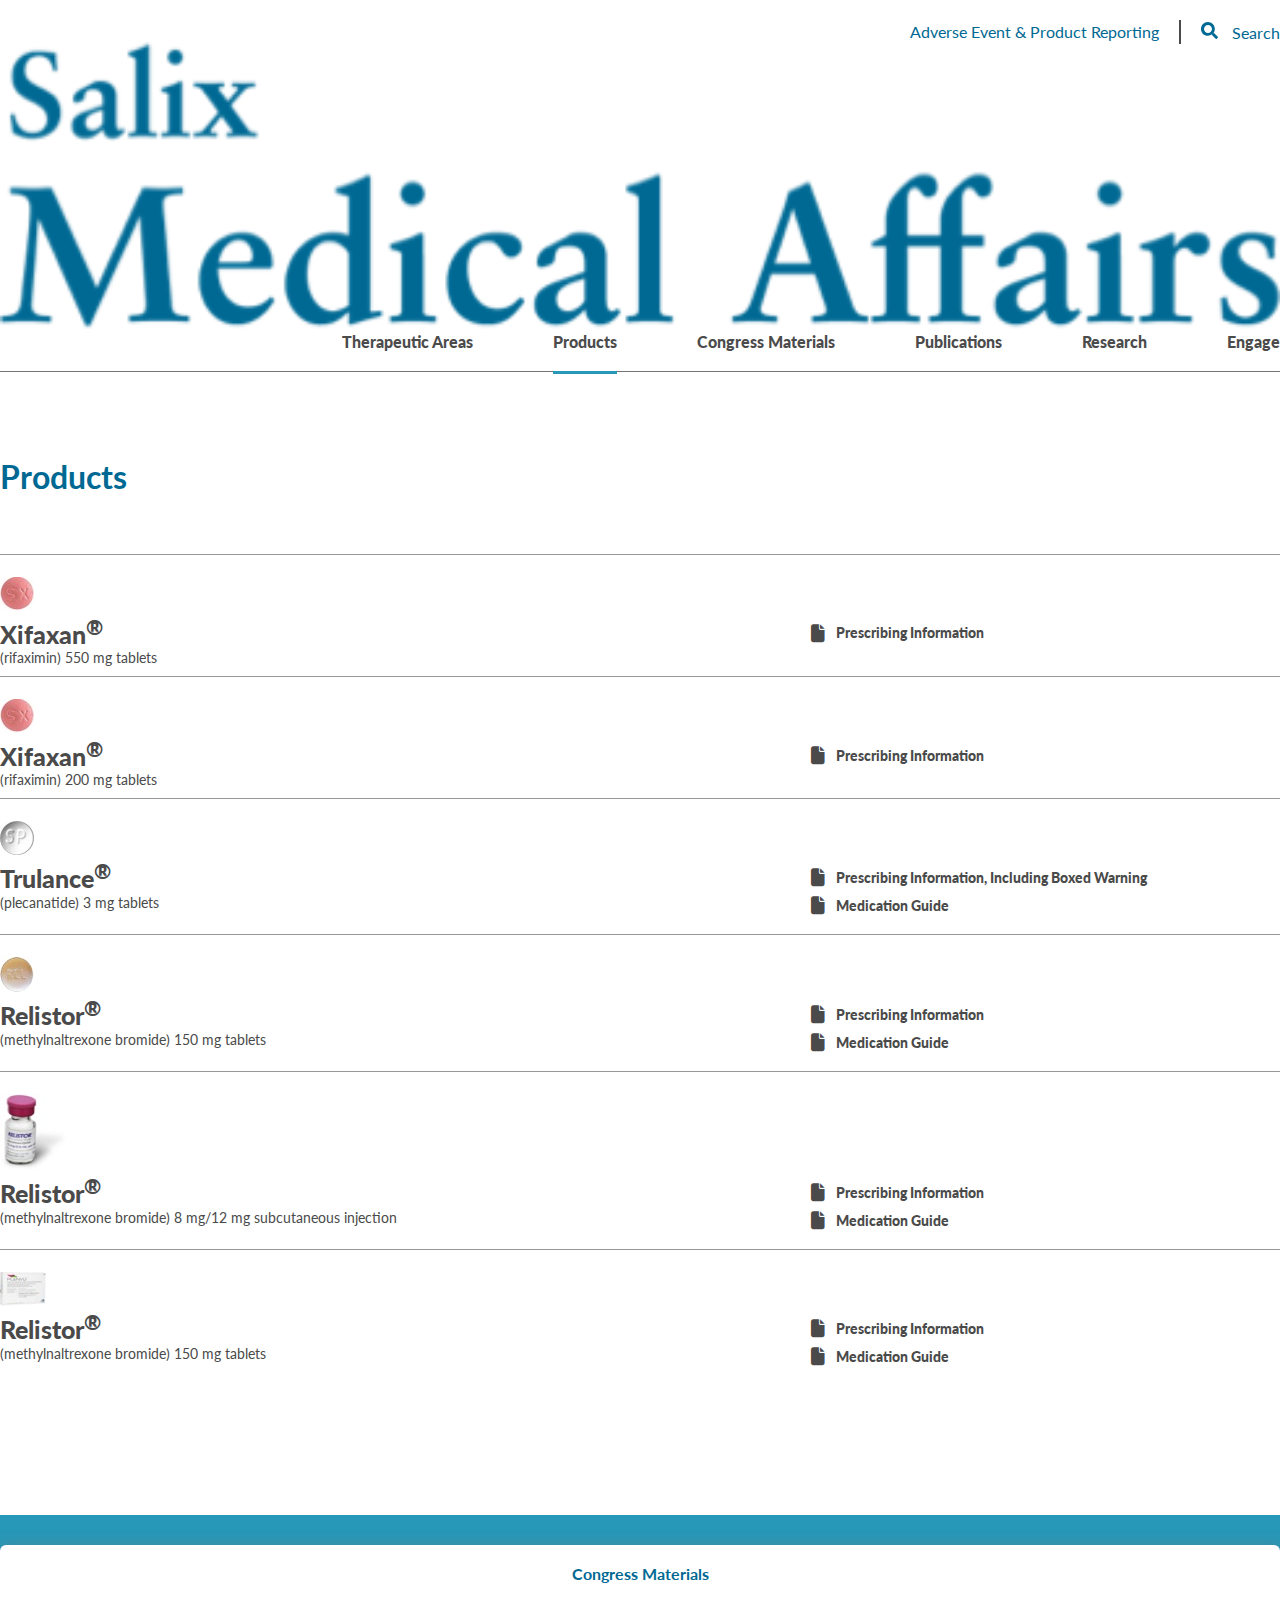
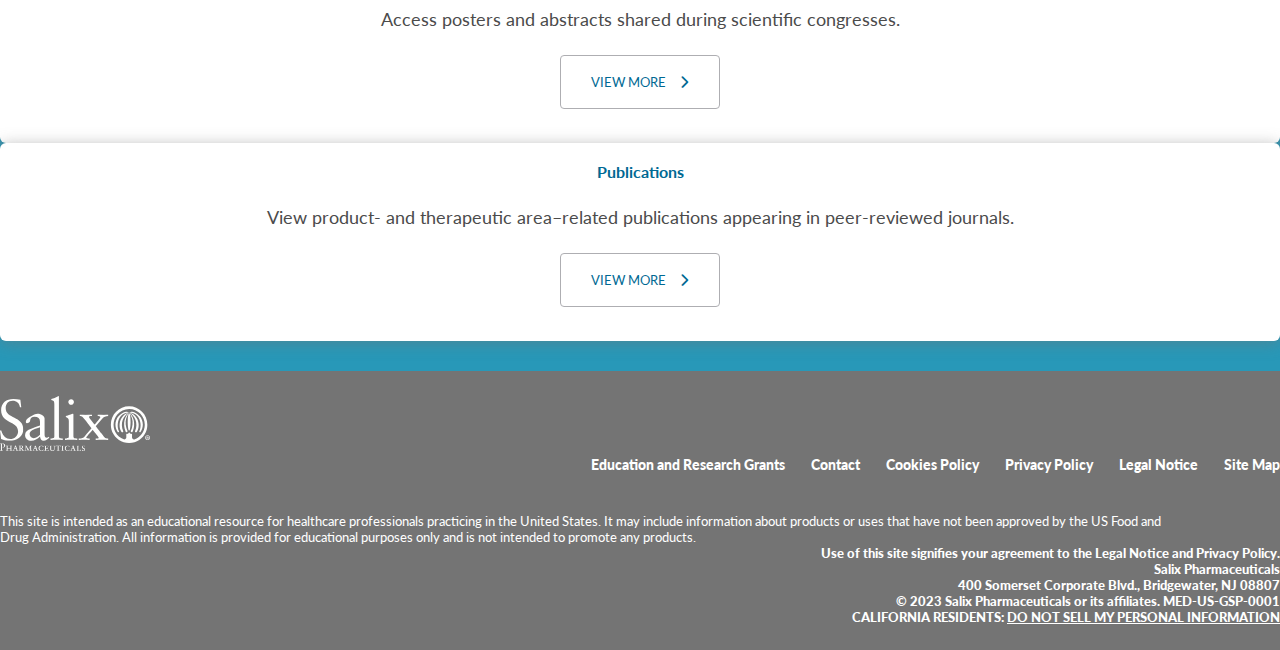
<file: salixmedical/products.html>
<!DOCTYPE html>
<html lang="en">
<head>
    <meta charset="UTF-8">
    <meta http-equiv="X-UA-Compatible" content="IE=edge">
    <meta name="viewport" content="width=device-width, initial-scale=1.0">
    <link rel="shortcut icon" href="http://salixmedical.uniqueforce.in/siteassets/img/favicon.png" type="image/x-icon">

    <link href="https://fonts.googleapis.com/css2?family=Lato:ital,wght@0,100;0,300;0,400;0,700;0,900;1,100;1,300;1,400;1,700;1,900&display=swap" rel="stylesheet">

    <link href="https://cdn.jsdelivr.net/npm/bootstrap@5.3.0/dist/css/bootstrap.min.css" rel="stylesheet" integrity="sha384-9ndCyUaIbzAi2FUVXJi0CjmCapSmO7SnpJef0486qhLnuZ2cdeRhO02iuK6FUUVM" crossorigin="anonymous">
    <script src="https://cdn.jsdelivr.net/npm/bootstrap@5.3.0/dist/js/bootstrap.bundle.min.js" integrity="sha384-geWF76RCwLtnZ8qwWowPQNguL3RmwHVBC9FhGdlKrxdiJJigb/j/68SIy3Te4Bkz" crossorigin="anonymous"></script>

    <link rel="stylesheet" href="assets/libraries/fontawesome/main/all.css">

    <link rel="stylesheet" href="assets/css/style.css">
    
    <title>Salix Medical Affairs Official Site</title>
</head>
<body>

    <header>
        <div class="head">
            <div class="container">
                <div class="row">
                    <div class="tophead__links">
                        <ul>
                            <li>
                                <a class="report-open">
                                    Adverse Event & Product Reporting
                                </a>
                            </li>
                            <li class="search-link">
                                <div>
                                    <img src="assets/img/icons/icon-17x17-search.svg" alt="search">
                                    Search
                                </div>
                            </li>
                        </ul>
                    </div>
                </div>
                    
                <div class="row">
                    <head>
                        <div class="col-2">
                            <div class="head__logo">
                                <a href="/">
                                    <img src="assets/img/logo-491x110-salix-logo.png" class="" alt="">
                                </a>
                            </div>
                        </div>
                        <div class="col-10">
                            <div class="head__links">
                                <ul>
                                    <li class="nav-link">
                                        <a href="therapeutic-areas.html">Therapeutic Areas</a>
                                    </li>
                                    <li class="nav-link">
                                        <a href="products.html" class="active">Products</a>
                                    </li>
                                    <li class="nav-link">
                                        <a href="congress-materials.html">Congress Materials</a>
                                    </li>
                                    <li class="nav-link">
                                        <a href="publications.html">Publications</a>
                                    </li>
                                    <li class="nav-link">
                                        <a href="research.html">Research</a>
                                    </li>
                                    <li class="nav-link">
                                        <a href="engage.html">Engage</a>
                                    </li>
                                </ul>
                            </div>
                        </div>
                    </head>
                </div>
            </div>
        </div>
    </header>

    <section>
        <div class="products">
            <div class="container">
                <div class="section__container">
                    <div class="row">
                        <div class="col-12">
                            <div class="page-head">
                                <h1 class="page-heading">Products</h1>
                            </div>
                            <div class="products__rows">
                                <div class="product-row">
                                    <div class="row">
                                        <div class="col-1">
                                            <div class="product-img">
                                                <img src="assets/img/products/img-34x34-xifixan-tab.jpg" alt="xifixan tab">
                                            </div>
                                        </div>
                                        <div class="col-11">
                                            <div class="product__detail">
                                                <div class="product-title">
                                                    <h4 class="product-name">Xifaxan<sup>®</sup></h4>
                                                    <p class="product-note">(rifaximin) 550 mg tablets</p>
                                                </div>
                                                <div class="product-links">
                                                    <div class="product-cta">
                                                        <a href="https://shared.salix.com/globalassets/pi/xifaxan550-pi.pdf" target="_blank" rel="noopener noreferrer">
                                                            <i class="fa-solid fa-file"></i> Prescribing Information
                                                        </a>
                                                    </div>
                                                </div>
                                            </div>
                                        </div>
                                    </div>
                                </div>
                                <div class="product-row">
                                    <div class="row">
                                        <div class="col-1">
                                            <div class="product-img">
                                                <img src="assets/img/products/img-34x34-xifixan-tab.jpg" alt="xifixan tab">
                                            </div>
                                        </div>
                                        <div class="col-11">
                                            <div class="product__detail">
                                                <div class="product-title">
                                                    <h4 class="product-name">Xifaxan<sup>®</sup></h4>
                                                    <p class="product-note">(rifaximin) 200 mg tablets</p>
                                                </div>
                                                <div class="product-links">
                                                    <div class="product-cta">
                                                        <a href="https://shared.salix.com/globalassets/pi/Xifaxan-pi.pdf" target="_blank" rel="noopener noreferrer">
                                                            <i class="fa-solid fa-file"></i> Prescribing Information
                                                        </a>
                                                    </div>
                                                </div>
                                            </div>
                                        </div>
                                    </div>
                                </div>
                                <div class="product-row">
                                    <div class="row">
                                        <div class="col-1">
                                            <div class="product-img">
                                                <img src="assets/img/products/img-34x34-trulance-tab.jpg" alt="trulance tab">
                                            </div>
                                        </div>
                                        <div class="col-11">
                                            <div class="product__detail">
                                                <div class="product-title">
                                                    <h4 class="product-name">Trulance<sup>®</sup></h4>
                                                    <p class="product-note">(plecanatide) 3 mg tablets</p>
                                                </div>
                                                <div class="product-links">
                                                    <div class="product-cta">
                                                        <a href="https://pi.bauschhealth.com/globalassets/BHC/PI/trulance-pi.pdf" target="_blank" rel="noopener noreferrer">
                                                            <i class="fa-solid fa-file"></i> Prescribing Information, Including Boxed Warning
                                                        </a>
                                                    </div>
                                                    <div class="product-cta">
                                                        <a href="https://pi.bauschhealth.com/globalassets/BHC/PI/trulance-pi.pdf#page=6" target="_blank" rel="noopener noreferrer">
                                                            <i class="fa-solid fa-file"></i> Medication Guide
                                                        </a>
                                                    </div>
                                                </div>
                                            </div>
                                        </div>
                                    </div>
                                </div>
                                <div class="product-row">
                                    <div class="row">
                                        <div class="col-1">
                                            <div class="product-img">
                                                <img src="assets/img/products/img-34x35-relistor-tab.jpg" alt="relistor tab">
                                            </div>
                                        </div>
                                        <div class="col-11">
                                            <div class="product__detail">
                                                <div class="product-title">
                                                    <h4 class="product-name">Relistor<sup>®</sup></h4>
                                                    <p class="product-note">(methylnaltrexone bromide) 150 mg tablets</p>
                                                </div>
                                                <div class="product-links">
                                                    <div class="product-cta">
                                                        <a href="https://shared.salix.com/globalassets/pi/Relistor-pi.pdf" title="Prescribing Information" target="_blank" rel="noopener noreferrer">
                                                            <i class="fa-solid fa-file"></i> Prescribing Information
                                                        </a>
                                                    </div>
                                                    <div class="product-cta">
                                                        <a href="https://shared.salix.com/globalassets/pi/Relistor-pi.pdf#page=23" title="Medication Guide" target="_blank" rel="noopener noreferrer">
                                                            <i class="fa-solid fa-file"></i> Medication Guide
                                                        </a>
                                                    </div>
                                                </div>
                                            </div>
                                        </div>
                                    </div>
                                </div>
                                <div class="product-row">
                                    <div class="row">
                                        <div class="col-1">
                                            <div class="product-img">
                                                <img src="assets/img/products/img-67x76-relistor-injection.jpg" alt="relistor injection">
                                            </div>
                                        </div>
                                        <div class="col-11">
                                            <div class="product__detail">
                                                <div class="product-title">
                                                    <h4 class="product-name">Relistor<sup>®</sup></h4>
                                                    <p class="product-note">(methylnaltrexone bromide) 8 mg/12 mg subcutaneous injection</p>
                                                </div>
                                                <div class="product-links">
                                                    <div class="product-cta">
                                                        <a href="https://shared.salix.com/globalassets/pi/Relistor-pi.pdf" title="Prescribing Information" target="_blank" rel="noopener noreferrer">
                                                            <i class="fa-solid fa-file"></i> Prescribing Information
                                                        </a>
                                                    </div>
                                                    <div class="product-cta">
                                                        <a href="https://shared.salix.com/globalassets/pi/Relistor-pi.pdf#page=23" title="Medication Guide" target="_blank" rel="noopener noreferrer">
                                                            <i class="fa-solid fa-file"></i> Medication Guide
                                                        </a>
                                                    </div>
                                                </div>
                                            </div>
                                        </div>
                                    </div>
                                </div>
                                <div class="product-row">
                                    <div class="row">
                                        <div class="col-1">
                                            <div class="product-img">
                                                <img src="assets/img/products/img-46x34-plenvu-box.jpg" alt="plenvu box">
                                            </div>
                                        </div>
                                        <div class="col-11">
                                            <div class="product__detail">
                                                <div class="product-title">
                                                    <h4 class="product-name">Relistor<sup>®</sup></h4>
                                                    <p class="product-note">(methylnaltrexone bromide) 150 mg tablets</p>
                                                </div>
                                                <div class="product-links">
                                                    <div class="product-cta">
                                                        <a href="https://shared.salix.com/globalassets/pi/plenvu-pi.pdf" title="Prescribing Information" target="_blank" rel="noopener noreferrer">
                                                            <i class="fa-solid fa-file"></i> Prescribing Information
                                                        </a>
                                                    </div>
                                                    <div class="product-cta">
                                                        <a href="https://shared.salix.com/globalassets/pi/plenvu-pi.pdf#page=15" title="Medication Guide" target="_blank" rel="noopener noreferrer">
                                                            <i class="fa-solid fa-file"></i> Medication Guide
                                                        </a>
                                                    </div>
                                                </div>
                                            </div>
                                        </div>
                                    </div>
                                </div>
                            </div>
                        </div>
                    </div>
                </div>
            </div>
        </div>
    </section>

    <section>
        <div class="blcard__container">
            <div class="container">
                <div class="section__container">
                    <div class="row justify-content-between">
                        <div class="col-lg-5 lg-md-8 col-sm-10">
                            <div class="blcard">
                                <div class="blcard-head">
                                    <h4>Congress Materials</h4>
                                </div>
                                <div class="blcard-copy">
                                    <p>Access posters and abstracts shared during scientific congresses.</p>
                                </div>
                                <div class="blcard-btn">
                                    <a href="congress-materials.html" class="link">
                                        <button type="button">
                                            VIEW MORE <span class="fa fa-chevron-right" aria-hidden="true"></span>
                                        </button>
                                    </a>
                                </div>
                            </div>
                        </div>
                        <div class="col-lg-5 lg-md-8 col-sm-10">
                            <div class="blcard">
                                <div class="blcard-head">
                                    <h4>Publications</h4>
                                </div>
                                <div class="blcard-copy">
                                    <p>View product- and therapeutic area–related publications appearing in peer-reviewed journals.</p>
                                </div>
                                <div class="blcard-btn">
                                    <a href="publications.html" class="link">
                                        <button type="button">
                                            VIEW MORE <span class="fa fa-chevron-right" aria-hidden="true"></span>
                                        </button>
                                    </a>
                                </div>
                            </div>
                        </div>
                    </div>
                </div>
            </div>
        </div>
    </section>

    <footer>
        <div class="footer">
            <div class="container">
                <div class="row justify-content-between">
                    <div class="col-lg-2 clo-sm-12">
                        <div class="footerlogo">
                            <img src="assets/img/logo-150x54-salix-logo-white.svg" alt="footer logo">
                        </div>
                    </div>
                    <div class="col-lg-10 col-sm-12">
                        <div class="footer__links">
                            <ul>
                                <li>
                                    <a href="https://www.bauschhealth-grants.com/" target="_blank" class="footer__link">Education and Research Grants</a>
                                </li>
                                <li>
                                    <a href="engage.html" class="footer__link">Contact</a>
                                </li>
                                <li>
                                    <a href="https://www.bauschhealth.com/siteassets/pdf/bausch-health-companies-website-cookie-policy.pdf" target="_blank" class="footer__link">Cookies Policy</a>
                                </li>
                                <li>
                                    <a href="https://www.bauschhealth.com/privacy-policy" target="_blank" class="footer__link">Privacy Policy</a>
                                </li>
                                <li>
                                    <a href="https://www.bauschhealth.com/terms/" target="_blank" class="footer__link">Legal Notice</a>
                                </li>
                                <li>
                                    <a href="site-map.html" class="footer__link">Site Map</a>
                                </li>
                            </ul>
                        </div>
                    </div>
                </div>
                <div class="footer__content">
                    <div class="row justify-content-between">
                        <div class="col-xxl-5 col-lg-5 col-md-6 col-sm-12">
                            <div class="footer__logo-text">
                                <p>
                                    This site is intended as an educational resource for healthcare professionals practicing in the United States. 
                                    It may include information about products or uses that have not been approved by the US Food and Drug 
                                    Administration. All information is provided for educational purposes only and is not intended to promote any 
                                    products.
                                </p>
                            </div>
                        </div>
                        <div class="col-xxl-5 col-lg-5 col-md-6 col-sm-12">
                            <div class="footer__info-text">
                                <p class="info-text">
                                    Use of this site signifies your agreement to the Legal Notice and Privacy Policy. <br>
                                    Salix Pharmaceuticals <br> 400 Somerset Corporate Blvd., Bridgewater, NJ 08807 <br>
                                    © 2023 Salix Pharmaceuticals or its affiliates. MED-US-GSP-0001
                                </p>
                                <p class="california">
                                    CALIFORNIA RESIDENTS: 
                                    <a href="https://go.bauschhealth.com/california-privacy-optout.html" target="_blank">DO NOT SELL MY PERSONAL INFORMATION</a>
                                </p>
                            </div>
                        </div>
                    </div>
                </div>
            </div>
        </div>
    </footer>

    <!-- Report PopUp -->
    <div class="reportpopup">
        <div class="popup-box">
            <div class="popup-close">
                <div class="close-btn"></div>
            </div>
            <div class="popup-body">
                <p>
                    This site is not to be used to report adverse events or product complaints electronically. To report an adverse event or 
                    product complaint, contact Salix Pharmaceuticals at<br> 1-800-321-4576 or FDA at 1-800-FDA-1088 or
                    <a href="https://www.fda.gov/safety/medwatch-fda-safety-information-and-adverse-event-reporting-program" class="report-continue"  target="_blank">https://www.fda.gov/madwatch</a>.
                </p>
            </div>
        </div>
    </div>
    <!-- Report PopUp End -->

    <!-- banner search area -->
    <div class="search-popup">
        <div class="col-lg-4 col-md-7 col-sm-10">
            <div class="searchoverlay">
                <div class="searchoverlay-close">
                    <img src="assets/img/icons/icon-30x30-close.svg" class="overlay-close" alt="">
                </div>
                <div class="searcharea">
                    <div class="searcharea-head">
                        <h2>Search</h2>
                    </div>
                    <div class="searcharea-fields">
                        <p><em>*Required field</em></p>
                        <form action="">
                            <div class="field">
                                <label for="">Select a product*</label>
                                <div class="dropdown">Select
                                    <img src="assets/img/icons/icon-1x1-caret-down.svg" alt="">
                                </div>
                            </div>
                            <div class="field">
                                <label for="">Select a therapeutic area*</label>
                                <div class="dropdown">Select
                                    <img src="assets/img/icons/icon-1x1-caret-down.svg" alt="">
                                </div>
                            </div>
                            <div class="field">
                                <label for="">Enter keyword(s)</label>
                                <div class="dropdown">Keyword</div>
                            </div>
                            <div class="searcharea-btn">
                                <button class="btn">
                                    Search <img src="assets/img/icons/img-8x12-path-black.png" alt="">
                                </button>
                            </div>
                        </form>
                    </div>
                </div>
            </div>
        </div>
    </div>
    <!-- banner search area -->

    <script src="assets/js/index.js"></script>
    
</body>
</html>
</file>
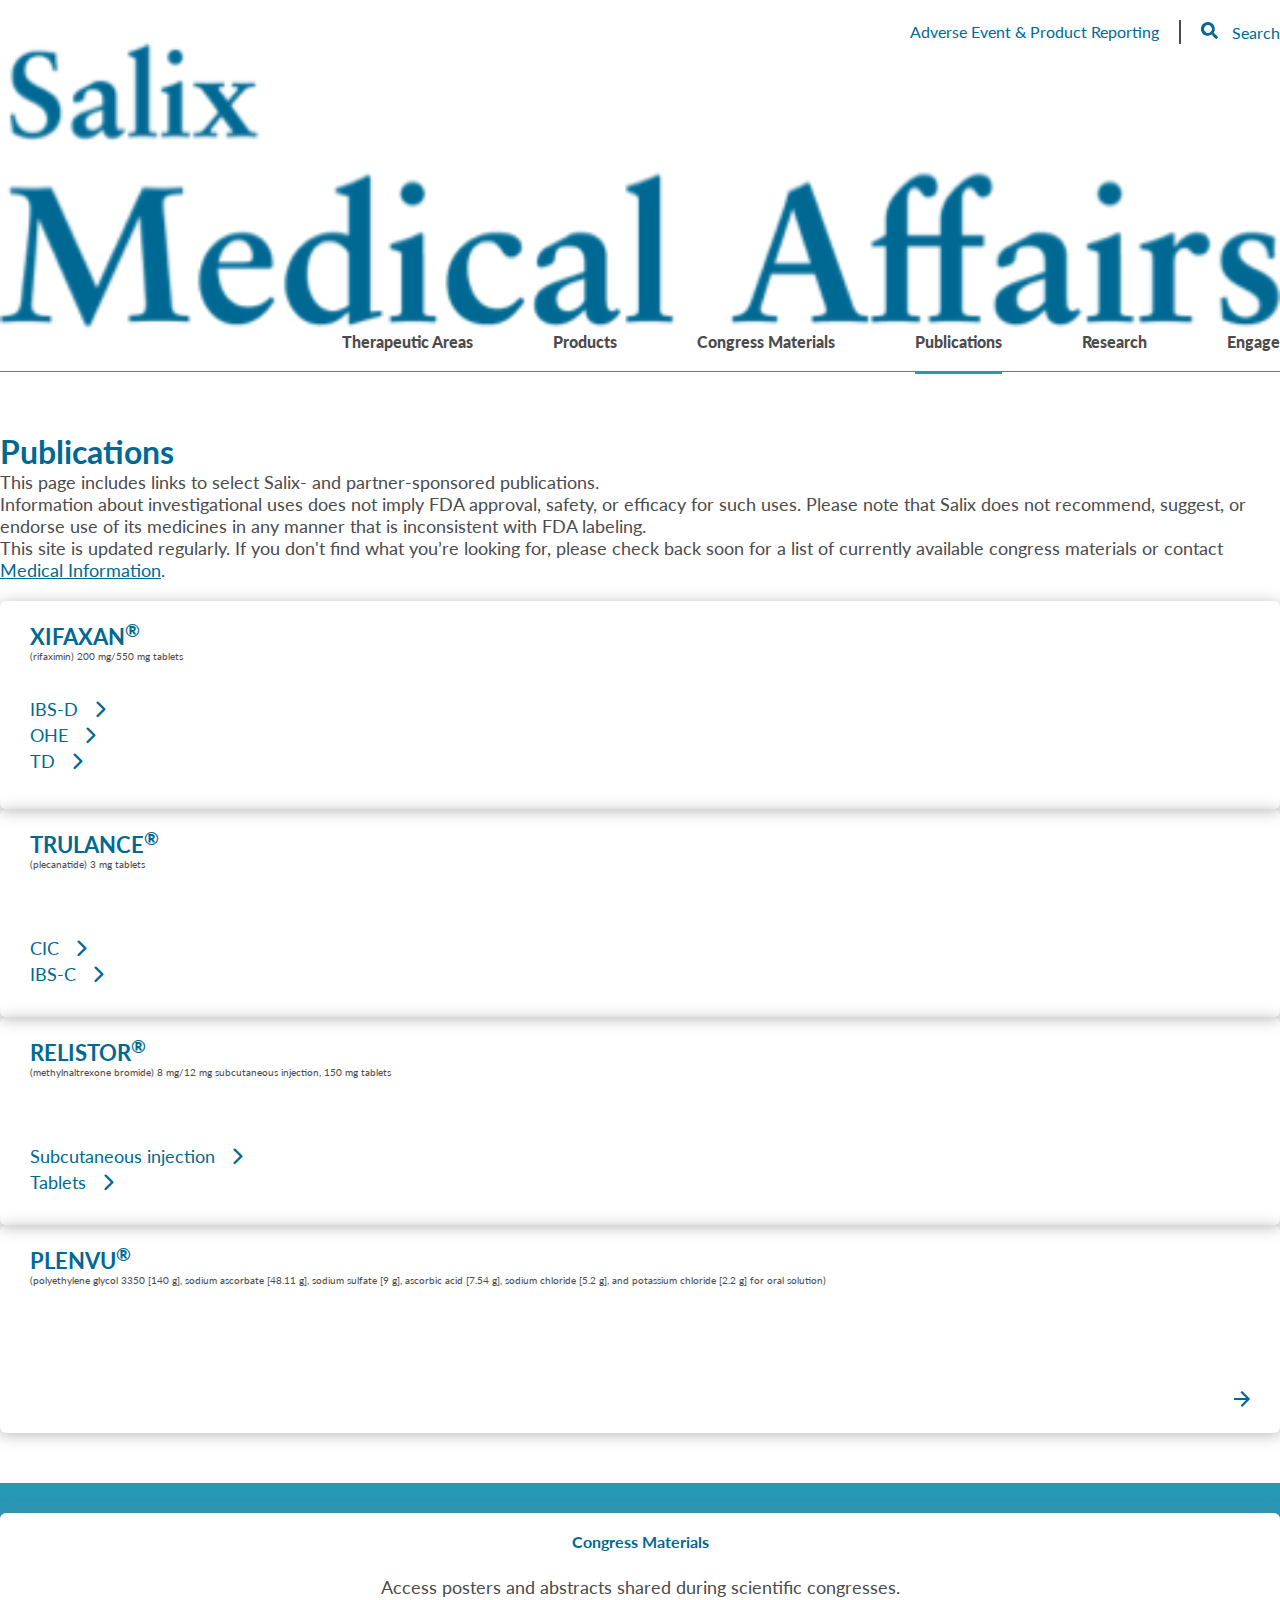
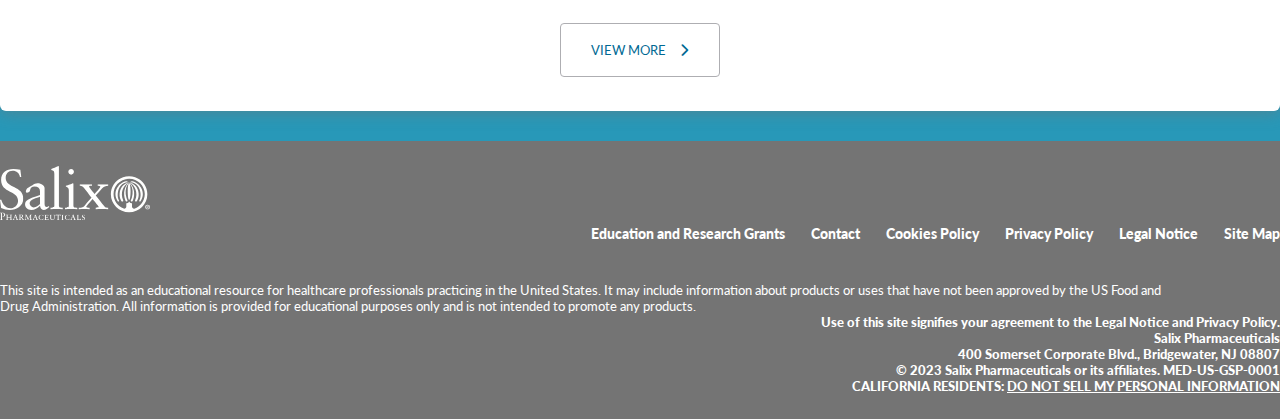
<file: salixmedical/publications.html>
<!DOCTYPE html>
<html lang="en">
<head>
    <meta charset="UTF-8">
    <meta http-equiv="X-UA-Compatible" content="IE=edge">
    <meta name="viewport" content="width=device-width, initial-scale=1.0">
    <link rel="shortcut icon" href="http://salixmedical.uniqueforce.in/siteassets/img/favicon.png" type="image/x-icon">

    <link href="https://fonts.googleapis.com/css2?family=Lato:ital,wght@0,100;0,300;0,400;0,700;0,900;1,100;1,300;1,400;1,700;1,900&display=swap" rel="stylesheet">

    <link href="https://cdn.jsdelivr.net/npm/bootstrap@5.3.0/dist/css/bootstrap.min.css" rel="stylesheet" integrity="sha384-9ndCyUaIbzAi2FUVXJi0CjmCapSmO7SnpJef0486qhLnuZ2cdeRhO02iuK6FUUVM" crossorigin="anonymous">
    <script src="https://cdn.jsdelivr.net/npm/bootstrap@5.3.0/dist/js/bootstrap.bundle.min.js" integrity="sha384-geWF76RCwLtnZ8qwWowPQNguL3RmwHVBC9FhGdlKrxdiJJigb/j/68SIy3Te4Bkz" crossorigin="anonymous"></script>

    <link rel="stylesheet" href="assets/libraries/fontawesome/main/all.css">

    <link rel="stylesheet" href="assets/css/style.css">
    
    <title>Salix Medical Affairs Official Site</title>
</head>
<body>

    <header>
        <div class="head">
            <div class="container">
                <div class="row">
                    <div class="tophead__links">
                        <ul>
                            <li>
                                <a class="report-open">
                                    Adverse Event & Product Reporting
                                </a>
                            </li>
                            <li class="search-link">
                                <div>
                                    <img src="assets/img/icons/icon-17x17-search.svg" alt="search">
                                    Search
                                </div>
                            </li>
                        </ul>
                    </div>
                </div>
                    
                <div class="row">
                    <head>
                        <div class="col-2">
                            <div class="head__logo">
                                <a href="/">
                                    <img src="assets/img/logo-491x110-salix-logo.png" class="" alt="">
                                </a>
                            </div>
                        </div>
                        <div class="col-10">
                            <div class="head__links">
                                <ul>
                                    <li class="nav-link">
                                        <a href="therapeutic-areas.html">Therapeutic Areas</a>
                                    </li>
                                    <li class="nav-link">
                                        <a href="products.html">Products</a>
                                    </li>
                                    <li class="nav-link">
                                        <a href="congress-materials.html">Congress Materials</a>
                                    </li>
                                    <li class="nav-link">
                                        <a href="publications.html" class="active">Publications</a>
                                    </li>
                                    <li class="nav-link">
                                        <a href="research.html">Research</a>
                                    </li>
                                    <li class="nav-link">
                                        <a href="engage.html">Engage</a>
                                    </li>
                                </ul>
                            </div>
                        </div>
                    </head>
                </div>
            </div>
        </div>
    </header>

    <section>
        <div class="publications">
            <div class="container">
                <div class="section__container">
                    <div class="row">
                        <div class="col-12">
                            <div class="page-head">
                                <h1 class="page-heading">Publications</h1>
                                <p>This page includes links to select Salix- and partner-sponsored publications.</p>
                                <p>Information about investigational uses does not imply FDA approval, safety, or efficacy for such uses. Please 
                                    note that Salix does not recommend, suggest, or endorse use of its medicines in any manner that is 
                                    inconsistent with FDA labeling.</p>
                                <p>This site is updated regularly. If you don't find what you’re looking for, please check back soon for a list 
                                    of currently available congress materials or contact 
                                    <a data-href="https://www.bauschhealth.com/about-us/contact-us/medical-inquiry" class="call-refer">Medical Information</a>.
                                </p>
                            </div>
                        </div>
                    </div>
                    <div class="wcard__container">
                        <div class="row justify-content-between">
                            <div class="col-lg-3 col-md-6 col-sm-12">
                                <div class="wcard xifaxan">
                                    <div class="head">
                                        <h5 class="heading">XIFAXAN<sup>®</sup></h5>
                                        <p class="text">(rifaximin) 200 mg/550 mg tablets</p>
                                    </div>
                                    <div class="links">
                                        <a href="#" class="link">
                                            IBS-D <span class="fa fa-chevron-right" aria-hidden="true"></span>
                                        </a>
                                        <a href="#" class="link">
                                            OHE <span class="fa fa-chevron-right" aria-hidden="true"></span>
                                        </a>
                                        <a href="#" class="link">
                                            TD <span class="fa fa-chevron-right" aria-hidden="true"></span>
                                        </a>
                                    </div>
                                </div>
                            </div>
                            <div class="col-lg-3 col-md-6 col-sm-12">
                                <div class="wcard">
                                    <div class="head">
                                        <h5 class="heading">TRULANCE<sup>®</sup></h5>
                                        <p class="text">(plecanatide) 3 mg tablets</p>
                                    </div>
                                    <div class="links">
                                        <a href="#" class="link">
                                            CIC <span class="fa fa-chevron-right" aria-hidden="true"></span>
                                        </a>
                                        <a href="#" class="link">
                                            IBS-C <span class="fa fa-chevron-right" aria-hidden="true"></span>
                                        </a>
                                    </div>
                                </div>
                            </div>
                            <div class="col-lg-3 col-md-6 col-sm-12">
                                <div class="wcard">
                                    <div class="head">
                                        <h5 class="heading">RELISTOR<sup>®</sup></h5>
                                        <p class="text">(methylnaltrexone bromide) 8 mg/12 mg subcutaneous injection, 150 mg tablets</p>
                                    </div>
                                    <div class="links">
                                        <a href="#" class="link">
                                            Subcutaneous injection <span class="fa fa-chevron-right" aria-hidden="true"></span>
                                        </a>
                                        <a href="#" class="link">
                                            Tablets  <span class="fa fa-chevron-right" aria-hidden="true"></span>
                                        </a>
                                    </div>
                                </div>
                            </div>
                            <div class="col-lg-3 col-md-6 col-sm-12">
                                <div class="wcard plenvu">
                                    <div class="head">
                                        <h5 class="heading">PLENVU<sup>®</sup></h5>
                                        <p class="text">(polyethylene glycol 3350 [140 g], sodium ascorbate [48.11 g], sodium sulfate [9 g], 
                                            ascorbic acid [7.54 g], sodium chloride [5.2 g], and potassium chloride [2.2 g] for oral solution)
                                        </p>
                                    </div>
                                    <div class="links">
                                        <a href="#" class="link">
                                            <img src="assets/img/icons/icon-16x16-forward.png" alt="" srcset="">
                                        </a>
                                    </div>
                                </div>
                            </div>
                        </div>
                    </div>
                </div>
            </div>
        </div>
    </section>

    <section>
        <div class="blcard__container">
            <div class="container">
                <div class="section__container">
                    <div class="row justify-content-center">
                        <div class="col-lg-5 lg-md-8 col-sm-10">
                            <div class="blcard">
                                <div class="blcard-head">
                                    <h4>Congress Materials</h4>
                                </div>
                                <div class="blcard-copy">
                                    <p>Access posters and abstracts shared during scientific congresses.</p>
                                </div>
                                <div class="blcard-btn">
                                    <a href="congress-materials.html" class="link">
                                        <button type="button">
                                            VIEW MORE <span class="fa fa-chevron-right" aria-hidden="true"></span>
                                        </button>
                                    </a>
                                </div>
                            </div>
                        </div>
                    </div>
                </div>
            </div>
        </div>
    </section>

    <footer>
        <div class="footer">
            <div class="container">
                <div class="row justify-content-between">
                    <div class="col-lg-2 clo-sm-12">
                        <div class="footerlogo">
                            <img src="assets/img/logo-150x54-salix-logo-white.svg" alt="footer logo">
                        </div>
                    </div>
                    <div class="col-lg-10 col-sm-12">
                        <div class="footer__links">
                            <ul>
                                <li>
                                    <a href="https://www.bauschhealth-grants.com/" target="_blank" class="footer__link">Education and Research Grants</a>
                                </li>
                                <li>
                                    <a href="engage.html" class="footer__link">Contact</a>
                                </li>
                                <li>
                                    <a href="https://www.bauschhealth.com/siteassets/pdf/bausch-health-companies-website-cookie-policy.pdf" target="_blank" class="footer__link">Cookies Policy</a>
                                </li>
                                <li>
                                    <a href="https://www.bauschhealth.com/privacy-policy" target="_blank" class="footer__link">Privacy Policy</a>
                                </li>
                                <li>
                                    <a href="https://www.bauschhealth.com/terms/" target="_blank" class="footer__link">Legal Notice</a>
                                </li>
                                <li>
                                    <a href="site-map.html" class="footer__link">Site Map</a>
                                </li>
                            </ul>
                        </div>
                    </div>
                </div>
                <div class="footer__content">
                    <div class="row justify-content-between">
                        <div class="col-xxl-5 col-lg-5 col-md-6 col-sm-12">
                            <div class="footer__logo-text">
                                <p>
                                    This site is intended as an educational resource for healthcare professionals practicing in the United States. 
                                    It may include information about products or uses that have not been approved by the US Food and Drug 
                                    Administration. All information is provided for educational purposes only and is not intended to promote any 
                                    products.
                                </p>
                            </div>
                        </div>
                        <div class="col-xxl-5 col-lg-5 col-md-6 col-sm-12">
                            <div class="footer__info-text">
                                <p class="info-text">
                                    Use of this site signifies your agreement to the Legal Notice and Privacy Policy. <br>
                                    Salix Pharmaceuticals <br> 400 Somerset Corporate Blvd., Bridgewater, NJ 08807 <br>
                                    © 2023 Salix Pharmaceuticals or its affiliates. MED-US-GSP-0001
                                </p>
                                <p class="california">
                                    CALIFORNIA RESIDENTS: 
                                    <a href="https://go.bauschhealth.com/california-privacy-optout.html" target="_blank">DO NOT SELL MY PERSONAL INFORMATION</a>
                                </p>
                            </div>
                        </div>
                    </div>
                </div>
            </div>
        </div>
    </footer>

    <!-- Report PopUp -->
    <div class="reportpopup">
        <div class="popup-box">
            <div class="popup-close">
                <div class="close-btn"></div>
            </div>
            <div class="popup-body">
                <p>
                    This site is not to be used to report adverse events or product complaints electronically. To report an adverse event or 
                    product complaint, contact Salix Pharmaceuticals at<br> 1-800-321-4576 or FDA at 1-800-FDA-1088 or
                    <a href="https://www.fda.gov/safety/medwatch-fda-safety-information-and-adverse-event-reporting-program" class="report-continue"  target="_blank">https://www.fda.gov/madwatch</a>.
                </p>
            </div>
        </div>
    </div>
    <!-- Report PopUp End -->

    <!-- banner search area -->
    <div class="search-popup">
        <div class="col-lg-4 col-md-7 col-sm-10">
            <div class="searchoverlay">
                <div class="searchoverlay-close">
                    <img src="assets/img/icons/icon-30x30-close.svg" class="overlay-close" alt="">
                </div>
                <div class="searcharea">
                    <div class="searcharea-head">
                        <h2>Search</h2>
                    </div>
                    <div class="searcharea-fields">
                        <p><em>*Required field</em></p>
                        <form action="">
                            <div class="field">
                                <label for="">Select a product*</label>
                                <div class="dropdown">Select
                                    <img src="assets/img/icons/icon-1x1-caret-down.svg" alt="">
                                </div>
                            </div>
                            <div class="field">
                                <label for="">Select a therapeutic area*</label>
                                <div class="dropdown">Select
                                    <img src="assets/img/icons/icon-1x1-caret-down.svg" alt="">
                                </div>
                            </div>
                            <div class="field">
                                <label for="">Enter keyword(s)</label>
                                <div class="dropdown">Keyword</div>
                            </div>
                            <div class="searcharea-btn">
                                <button class="btn">
                                    Search <img src="assets/img/icons/img-8x12-path-black.png" alt="">
                                </button>
                            </div>
                        </form>
                    </div>
                </div>
            </div>
        </div>
    </div>
    <!-- banner search area -->

    <!-- Reference PopUp -->
    <div class="referencepopup">
        <div class="popup__container">
            <div class="leaving-text">
                <h5 class="heading">You are now leaving the Salix Medical Affairs website.</h5>
                <p>The website you are about to visit is not affiliated with Salix Pharmaceuticals or its affiliated entities, and Salix is not 
                    responsible for the content, format, maintenance, or policies of the website you are about to visit. Salix Pharmaceuticals or 
                    its affiliated entities do not monitor non-affiliated websites for accuracy. This link does not imply endorsement or support 
                    of any programs, products, or services associated with the website.</p>
            </div>
            <div class="leaving-btns">
                <a href="" class="btn proceed-btn" target="_blank" rel="noopener noreferrer">
                    Proceed <i class="fa-solid fa-arrow-right"></i>
                </a>
                <a class="btn cancel-btn">
                    Cancel <i class="fa-solid fa-arrow-right"></i>
                </a>
            </div>
        </div>
    </div>
    <!-- Reference PopUp End -->

    <script src="assets/js/index.js"></script>
    
</body>
</html>
</file>
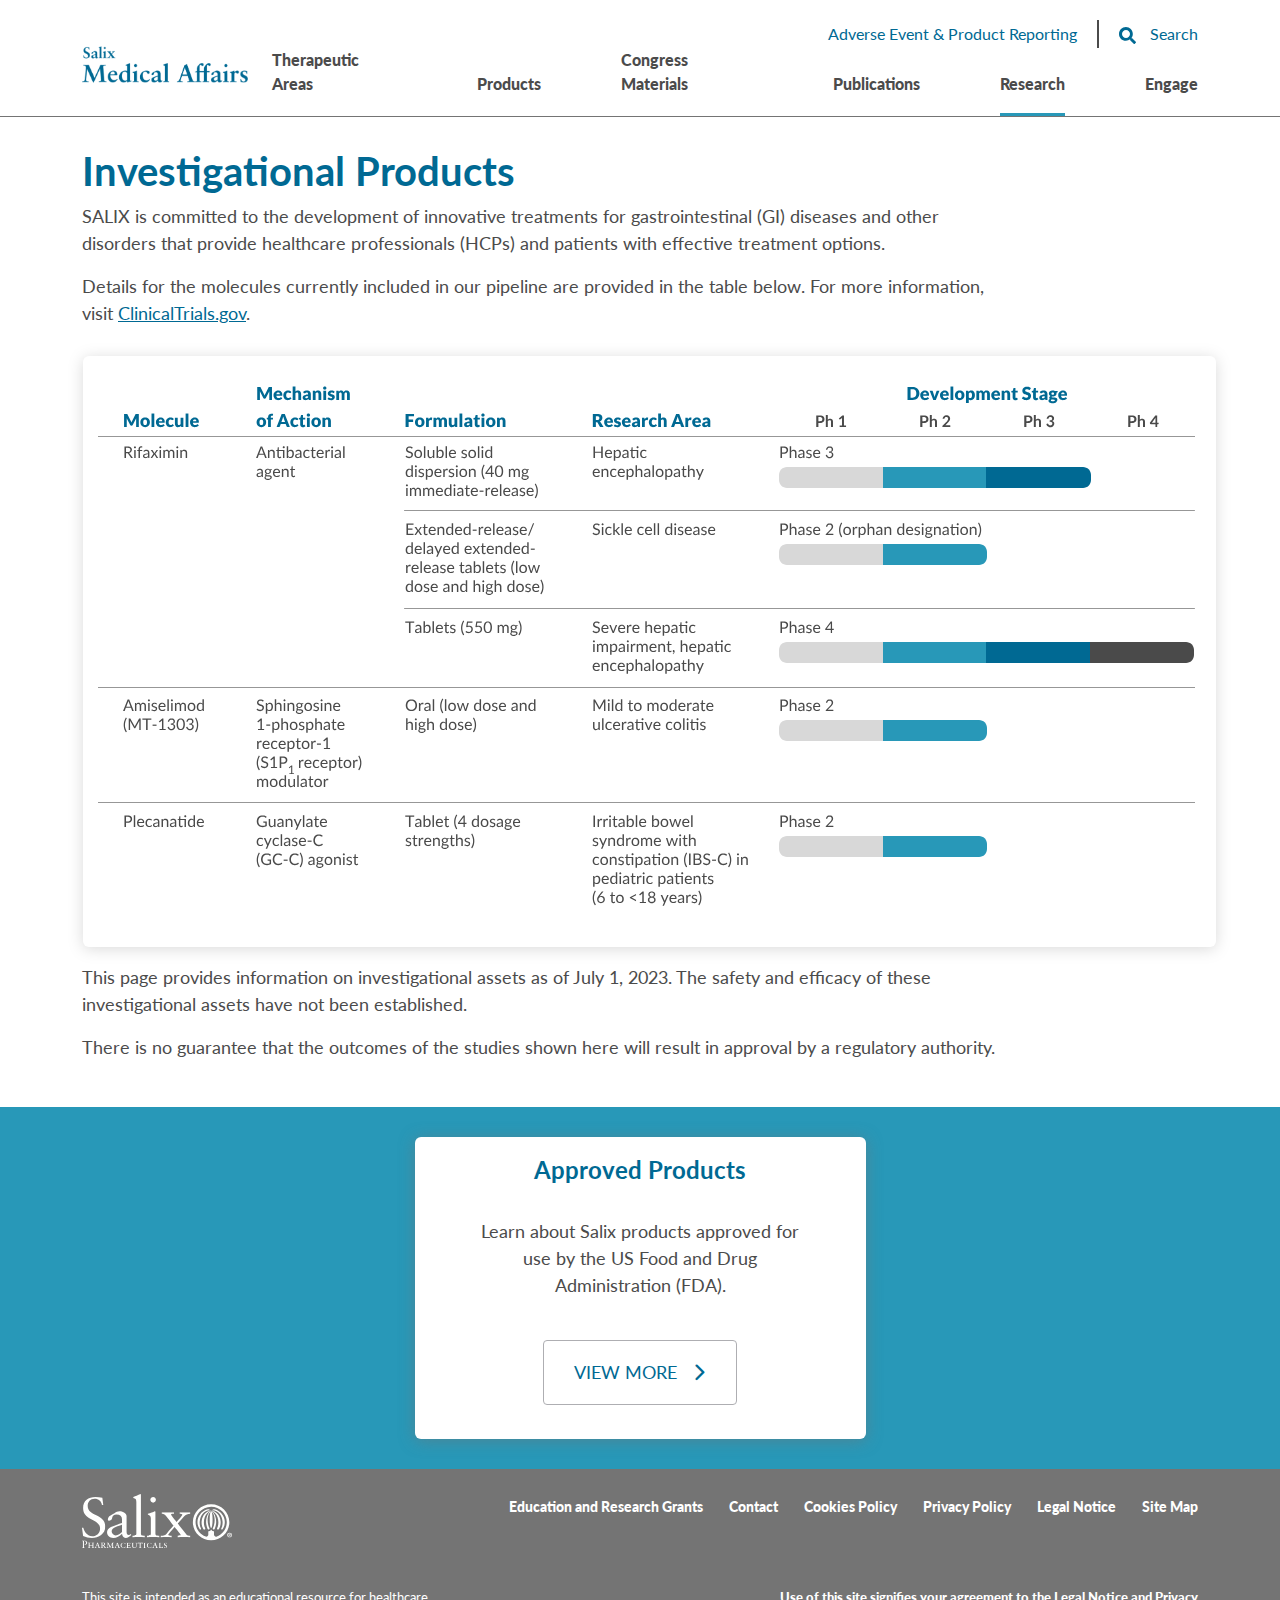
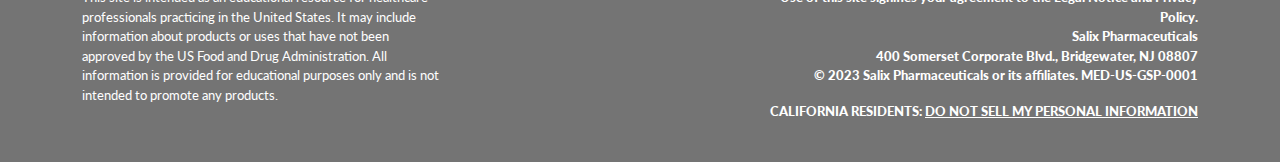
<file: salixmedical/research.html>
<!DOCTYPE html>
<html lang="en">
<head>
    <meta charset="UTF-8">
    <meta http-equiv="X-UA-Compatible" content="IE=edge">
    <meta name="viewport" content="width=device-width, initial-scale=1.0">
    <link rel="shortcut icon" href="http://salixmedical.uniqueforce.in/siteassets/img/favicon.png" type="image/x-icon">

    <link href="https://fonts.googleapis.com/css2?family=Lato:ital,wght@0,100;0,300;0,400;0,700;0,900;1,100;1,300;1,400;1,700;1,900&display=swap" rel="stylesheet">

    <link href="https://cdn.jsdelivr.net/npm/bootstrap@5.3.0/dist/css/bootstrap.min.css" rel="stylesheet">
    <script src="https://cdn.jsdelivr.net/npm/bootstrap@5.3.0/dist/js/bootstrap.bundle.min.js"></script>

    <link rel="stylesheet" href="assets/libraries/fontawesome/main/all.css">

    <link rel="stylesheet" href="assets/css/style.css">
    
    <title>Salix Medical Affairs Official Site</title>
</head>
<body>

    <header>
        <div class="head">
            <div class="container">
                <div class="row">
                    <div class="tophead__links">
                        <ul>
                            <li>
                                <a class="report-open">
                                    Adverse Event & Product Reporting
                                </a>
                            </li>
                            <li class="search-link">
                                <div>
                                    <img src="assets/img/icons/icon-17x17-search.svg" alt="search">
                                    Search
                                </div>
                            </li>
                        </ul>
                    </div>
                </div>
                    
                <div class="row">
                    <head>
                        <div class="col-2">
                            <div class="head__logo">
                                <a href="/">
                                    <img src="assets/img/logo-491x110-salix-logo.png" class="" alt="">
                                </a>
                            </div>
                        </div>
                        <div class="col-10">
                            <div class="head__links">
                                <ul>
                                    <li class="nav-link">
                                        <a href="therapeutic-areas.html">Therapeutic Areas</a>
                                    </li>
                                    <li class="nav-link">
                                        <a href="products.html">Products</a>
                                    </li>
                                    <li class="nav-link">
                                        <a href="congress-materials.html">Congress Materials</a>
                                    </li>
                                    <li class="nav-link">
                                        <a href="publications.html">Publications</a>
                                    </li>
                                    <li class="nav-link">
                                        <a href="research.html" class="active">Research</a>
                                    </li>
                                    <li class="nav-link">
                                        <a href="engage.html">Engage</a>
                                    </li>
                                </ul>
                            </div>
                        </div>
                    </head>
                </div>
            </div>
        </div>
    </header>

    <section>
        <div class="research">
            <div class="container">
                <div class="section__container">
                    <div class="row">
                        <div class="col-10">
                            <div class="page-head">
                                <h1 class="page-heading">Investigational Products</h1>
                                <p>SALIX is committed to the development of innovative treatments for gastrointestinal (GI) diseases and other 
                                    disorders that provide healthcare professionals (HCPs) and patients with effective treatment options.</p>
                                <p>Details for the molecules currently included in our pipeline are provided in the table below. For more 
                                    information, visit 
                                    <a data-href="https://clinicaltrials.gov/" class="call-refer">ClinicalTrials.gov</a>.
                                </p>
                            </div>
                            <!-- <div class="chart-img">
                                <img src="assets/img/img-2326x1242-investigational-products.svg" alt="Investigational products">
                            </div> -->
                            <!-- <p>This page provides information on investigational assets as of July 1, 2023. The safety and efficacy of these 
                                investigational assets have not been established.</p>
                            <p>There is no guarantee that the outcomes of the studies shown here will result in approval by a regulatory authority.</p> -->
                        </div>
                        <div class="col-12">
                            <div class="chart-img">
                                <img src="assets/img/img-2326x1242-investigational-products.svg" style="margin-left: -14px;" alt="Investigational products">
                            </div>
                        </div>
                        <div class="col-10">
                            <p>This page provides information on investigational assets as of July 1, 2023. The safety and efficacy of these 
                                investigational assets have not been established.</p>
                            <p>There is no guarantee that the outcomes of the studies shown here will result in approval by a regulatory authority.</p>
                        </div>
                    </div>
                </div>
            </div>
        </div>
    </section>

    <section>
        <div class="blcard__container">
            <div class="container">
                <div class="section__container">
                    <div class="row justify-content-center">
                        <div class="col-lg-5 lg-md-8 col-sm-10">
                            <div class="blcard">
                                <div class="blcard-head">
                                    <h4>Approved Products</h4>
                                </div>
                                <div class="blcard-copy">
                                    <p>Learn about Salix products approved for use by the US Food and Drug Administration (FDA).</p>
                                </div>
                                <div class="blcard-btn">
                                    <a href="products.html" class="link">
                                        <button type="button">
                                            VIEW MORE <span class="fa fa-chevron-right" aria-hidden="true"></span>
                                        </button>
                                    </a>
                                </div>
                            </div>
                        </div>
                    </div>
                </div>
            </div>
        </div>
    </section>

    <footer>
        <div class="footer">
            <div class="container">
                <div class="row justify-content-between">
                    <div class="col-lg-2 clo-sm-12">
                        <div class="footerlogo">
                            <img src="assets/img/logo-150x54-salix-logo-white.svg" alt="footer logo">
                        </div>
                    </div>
                    <div class="col-lg-10 col-sm-12">
                        <div class="footer__links">
                            <ul>
                                <li>
                                    <a href="https://www.bauschhealth-grants.com/" target="_blank" class="footer__link">Education and Research Grants</a>
                                </li>
                                <li>
                                    <a href="engage.html" class="footer__link">Contact</a>
                                </li>
                                <li>
                                    <a href="https://www.bauschhealth.com/siteassets/pdf/bausch-health-companies-website-cookie-policy.pdf" target="_blank" class="footer__link">Cookies Policy</a>
                                </li>
                                <li>
                                    <a href="https://www.bauschhealth.com/privacy-policy" target="_blank" class="footer__link">Privacy Policy</a>
                                </li>
                                <li>
                                    <a href="https://www.bauschhealth.com/terms/" target="_blank" class="footer__link">Legal Notice</a>
                                </li>
                                <li>
                                    <a href="site-map.html" class="footer__link">Site Map</a>
                                </li>
                            </ul>
                        </div>
                    </div>
                </div>
                <div class="footer__content">
                    <div class="row justify-content-between">
                        <div class="col-xxl-5 col-lg-5 col-md-6 col-sm-12">
                            <div class="footer__logo-text">
                                <p>
                                    This site is intended as an educational resource for healthcare professionals practicing in the United States. 
                                    It may include information about products or uses that have not been approved by the US Food and Drug 
                                    Administration. All information is provided for educational purposes only and is not intended to promote any 
                                    products.
                                </p>
                            </div>
                        </div>
                        <div class="col-xxl-5 col-lg-5 col-md-6 col-sm-12">
                            <div class="footer__info-text">
                                <p class="info-text">
                                    Use of this site signifies your agreement to the Legal Notice and Privacy Policy. <br>
                                    Salix Pharmaceuticals <br> 400 Somerset Corporate Blvd., Bridgewater, NJ 08807 <br>
                                    © 2023 Salix Pharmaceuticals or its affiliates. MED-US-GSP-0001
                                </p>
                                <p class="california">
                                    CALIFORNIA RESIDENTS: 
                                    <a href="https://go.bauschhealth.com/california-privacy-optout.html" target="_blank">DO NOT SELL MY PERSONAL INFORMATION</a>
                                </p>
                            </div>
                        </div>
                    </div>
                </div>
            </div>
        </div>
    </footer>

    <!-- Report PopUp -->
    <div class="reportpopup">
        <div class="popup-box">
            <div class="popup-close">
                <div class="close-btn"></div>
            </div>
            <div class="popup-body">
                <p>
                    This site is not to be used to report adverse events or product complaints electronically. To report an adverse event or 
                    product complaint, contact Salix Pharmaceuticals at<br> 1-800-321-4576 or FDA at 1-800-FDA-1088 or
                    <a href="https://www.fda.gov/safety/medwatch-fda-safety-information-and-adverse-event-reporting-program" class="report-continue"  target="_blank">https://www.fda.gov/madwatch</a>.
                </p>
            </div>
        </div>
    </div>
    <!-- Report PopUp End -->

    <!-- banner search area -->
    <div class="search-popup">
        <div class="col-lg-4 col-md-7 col-sm-10">
            <div class="searchoverlay">
                <div class="searchoverlay-close">
                    <img src="assets/img/icons/icon-30x30-close.svg" class="overlay-close" alt="">
                </div>
                <div class="searcharea">
                    <div class="searcharea-head">
                        <h2>Search</h2>
                    </div>
                    <div class="searcharea-fields">
                        <p><em>*Required field</em></p>
                        <form action="">
                            <div class="field">
                                <label for="">Select a product*</label>
                                <div class="dropdown">Select
                                    <img src="assets/img/icons/icon-1x1-caret-down.svg" alt="">
                                </div>
                            </div>
                            <div class="field">
                                <label for="">Select a therapeutic area*</label>
                                <div class="dropdown">Select
                                    <img src="assets/img/icons/icon-1x1-caret-down.svg" alt="">
                                </div>
                            </div>
                            <div class="field">
                                <label for="">Enter keyword(s)</label>
                                <div class="dropdown">Keyword</div>
                            </div>
                            <div class="searcharea-btn">
                                <button class="btn">
                                    Search <img src="assets/img/icons/img-8x12-path-black.png" alt="">
                                </button>
                            </div>
                        </form>
                    </div>
                </div>
            </div>
        </div>
    </div>
    <!-- banner search area -->

    <!-- Reference PopUp -->
    <div class="referencepopup">
        <div class="popup__container">
            <div class="leaving-text">
                <h5 class="heading">You are now leaving the Salix Medical Affairs website.</h5>
                <p>The website you are about to visit is not affiliated with Salix Pharmaceuticals or its affiliated entities, and Salix is not 
                    responsible for the content, format, maintenance, or policies of the website you are about to visit. Salix Pharmaceuticals or 
                    its affiliated entities do not monitor non-affiliated websites for accuracy. This link does not imply endorsement or support 
                    of any programs, products, or services associated with the website.</p>
            </div>
            <div class="leaving-btns">
                <a href="" class="btn proceed-btn" target="_blank" rel="noopener noreferrer">
                    Proceed <i class="fa-solid fa-arrow-right"></i>
                </a>
                <a class="btn cancel-btn">
                    Cancel <i class="fa-solid fa-arrow-right"></i>
                </a>
            </div>
        </div>
    </div>
    <!-- Reference PopUp End -->

    <script src="assets/js/index.js"></script>
    
</body>
</html>
</file>
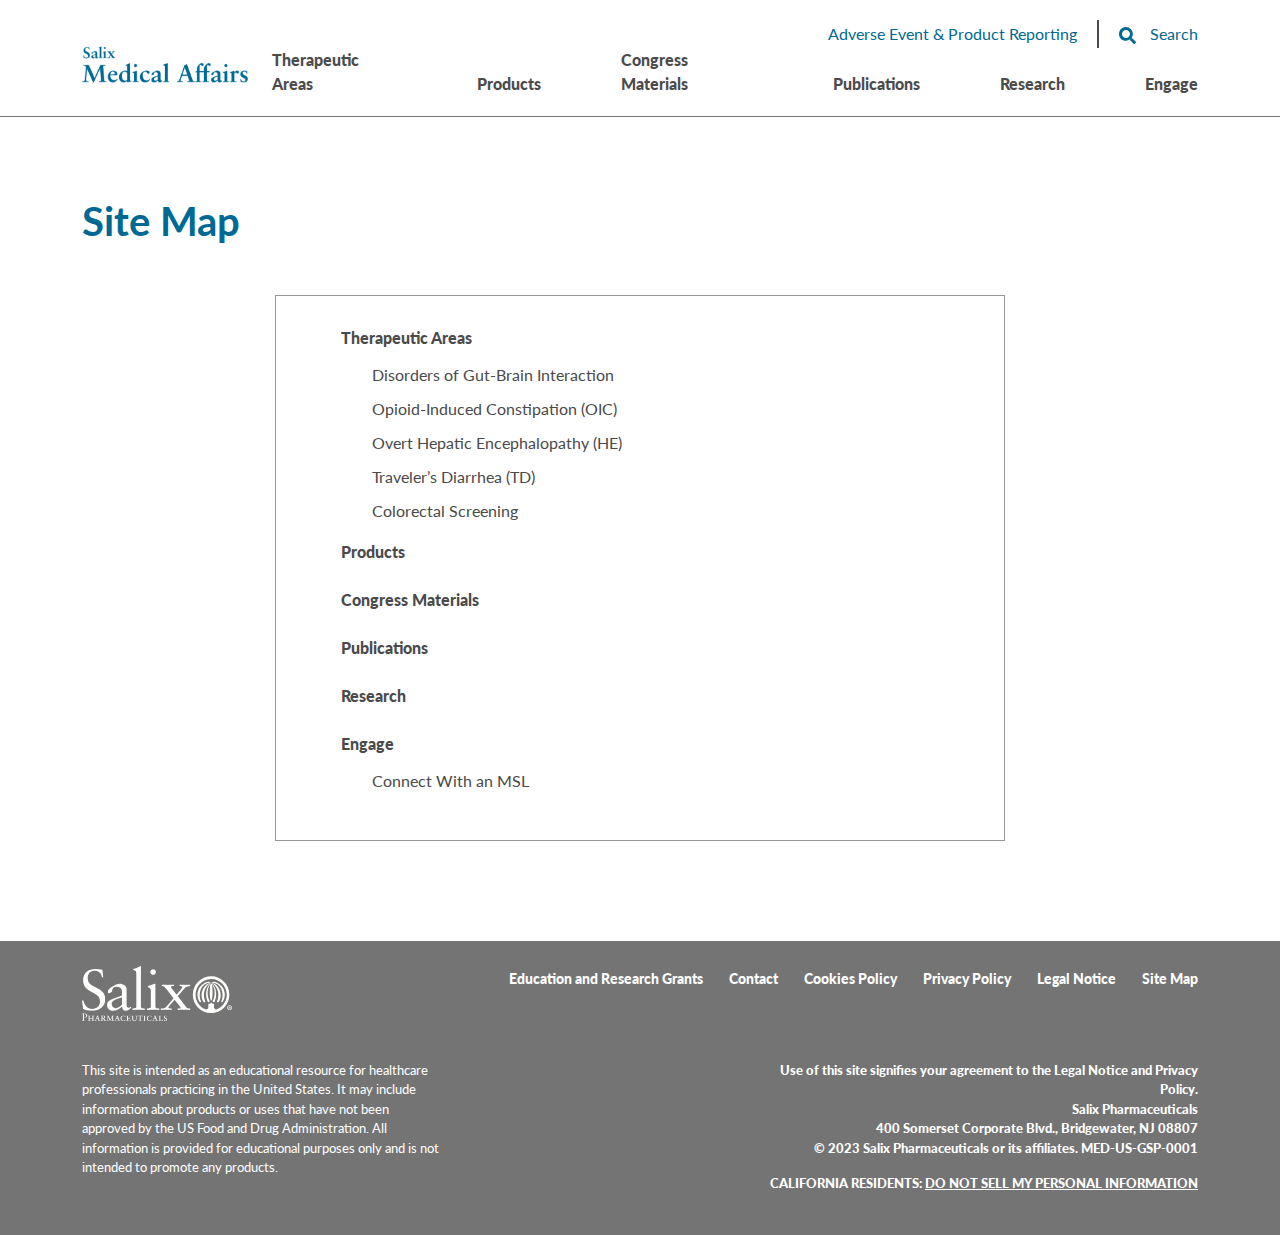
<file: salixmedical/site-map.html>
<!DOCTYPE html>
<html lang="en">
<head>
    <meta charset="UTF-8">
    <meta http-equiv="X-UA-Compatible" content="IE=edge">
    <meta name="viewport" content="width=device-width, initial-scale=1.0">
    <link rel="shortcut icon" href="http://salixmedical.uniqueforce.in/siteassets/img/favicon.png" type="image/x-icon">

    <link href="https://fonts.googleapis.com/css2?family=Lato:ital,wght@0,100;0,300;0,400;0,700;0,900;1,100;1,300;1,400;1,700;1,900&display=swap" rel="stylesheet">

    <link href="https://cdn.jsdelivr.net/npm/bootstrap@5.3.0/dist/css/bootstrap.min.css" rel="stylesheet">
    <script src="https://cdn.jsdelivr.net/npm/bootstrap@5.3.0/dist/js/bootstrap.bundle.min.js"></script>

    <link rel="stylesheet" href="assets/css/style.css">
    
    <title>SiteMap</title>
</head>
<body>

    <header>
        <div class="head">
            <div class="container">
                <div class="row">
                    <div class="tophead__links">
                        <ul>
                            <li>
                                <a class="report-open" title="Adverse Event & Product Reporting">
                                    Adverse Event & Product Reporting
                                </a>
                            </li>
                            <li class="search-link">
                                <div title="Search">
                                    <img src="assets/img/icons/icon-17x17-search.svg" alt="search">
                                    Search
                                </div>
                            </li>
                        </ul>
                    </div>
                </div>
                    
                <div class="row">
                    <head>
                        <div class="col-2">
                            <div class="head__logo">
                                <a href="/" title="Home page">
                                    <img src="assets/img/logo-491x110-salix-logo.png" class="" alt="Salix Pharmaceuticals logo">
                                </a>
                            </div>
                        </div>
                        <div class="col-10">
                            <div class="head__links">
                                <ul>
                                    <li class="nav-link">
                                        <a href="therapeutic-areas.html" title="Therapeutic Areas">Therapeutic Areas</a>
                                    </li>
                                    <li class="nav-link">
                                        <a href="products.html" title="Products">Products</a>
                                    </li>
                                    <li class="nav-link">
                                        <a href="congress-materials.html" title="Congress Materials">Congress Materials</a>
                                    </li>
                                    <li class="nav-link">
                                        <a href="publications.html" title="Publications">Publications</a>
                                    </li>
                                    <li class="nav-link">
                                        <a href="research.html" title="Research">Research</a>
                                    </li>
                                    <li class="nav-link">
                                        <a href="engage.html" title="Engage">Engage</a>
                                    </li>
                                </ul>
                            </div>
                        </div>
                    </head>
                </div>
            </div>
        </div>
    </header>

    <section>
        <div class="sitemap">
            <div class="container">
                <div class="section__container">
                    <div class="row">
                        <div class="col-12">
                            <div class="page-head">
                                <h1 class="page-heading">Site Map</h1>
                            </div>
                            <div class="links-box">
                                <div class="sitemap-links">
                                    <ul class="menu">
                                        <li class="innerpage">
                                            <a href="therapeutic-areas.html" title="Therapeutic Areas">Therapeutic Areas</a>
                                            <ul class="sub-menu">
                                                <li><a href="therapeutic-areas/DGBI.html" title="Disorders of Gut-Brain Interaction">Disorders of Gut-Brain Interaction</a></li>
                                                <li><a href="therapeutic-areas/OIC.html" title="Opioid-Induced Constipation (OIC)">Opioid-Induced Constipation (OIC)</a></li>
                                                <li><a href="therapeutic-areas/OHE.html" title="Overt Hepatic Encephalopathy (HE)">Overt Hepatic Encephalopathy (HE)</a></li>
                                                <li><a href="therapeutic-areas/travelers-diarrhea.html" title="Traveler’s Diarrhea (TD)">Traveler’s Diarrhea (TD)</a></li>
                                                <li><a href="therapeutic-areas/bowel-prep.html" title="Colorectal Screening">Colorectal Screening</a></li>
                                            </ul>
                                        </li>
                                        <li>
                                            <a href="products.html" title="Products">Products</a>
                                        </li>
                                        <li>
                                            <a href="congress-materials.html" title="Congress Materials">Congress Materials</a>
                                        </li>
                                        <li>
                                            <a href="publications.html" title="Publications">Publications</a>
                                        </li>
                                        <li>
                                            <a href="research.html" title="Research">Research</a>
                                        </li>
                                        <li class="innerpage">
                                            <a href="engage.html" title="Engage">Engage</a>
                                            <ul class="sub-menu">
                                                <li><a href="engage/connect-with-an-msl.html/" title="Connect With an MSL">Connect With an MSL</a></li>
                                            </ul>
                                        </li>
                                    </ul>
                                </div>
                            </div>
                        </div>
                    </div>
                </div>
            </div>
        </div>
    </section>

    <footer>
        <div class="footer">
            <div class="container">
                <div class="row justify-content-between">
                    <div class="col-lg-2 clo-sm-12">
                        <div class="footerlogo">
                            <img src="assets/img/logo-150x54-salix-logo-white.svg" alt="footer logo">
                        </div>
                    </div>
                    <div class="col-lg-10 col-sm-12">
                        <div class="footer__links">
                            <ul>
                                <li>
                                    <a href="https://www.bauschhealth-grants.com/" class="footer__link" title="Education and Research Grants" 
                                    target="_blank" rel="noopener noreferrer">Education and Research Grants</a>
                                </li>
                                <li>
                                    <a href="engage.html" class="footer__link" title="Contact">Contact</a>
                                </li>
                                <li>
                                    <a href="https://www.bauschhealth.com/siteassets/pdf/bausch-health-companies-website-cookie-policy.pdf" 
                                    class="footer__link" title="Cookies Policy" target="_blank" rel="noopener noreferrer">Cookies Policy</a>
                                </li>
                                <li>
                                    <a href="https://www.bauschhealth.com/privacy-policy" class="footer__link" title="Privacy Policy" 
                                    target="_blank" rel="noopener noreferrer">Privacy Policy</a>
                                </li>
                                <li>
                                    <a href="https://www.bauschhealth.com/terms/" class="footer__link" title="Legal Notice" target="_blank" 
                                    rel="noopener noreferrer">Legal Notice</a>
                                </li>
                                <li>
                                    <a href="site-map.html" class="footer__link" title="Site Map">Site Map</a>
                                </li>
                            </ul>
                        </div>
                    </div>
                </div>
                <div class="footer__content">
                    <div class="row justify-content-between">
                        <div class="col-xxl-5 col-lg-5 col-md-6 col-sm-12">
                            <div class="footer__logo-text">
                                <p>
                                    This site is intended as an educational resource for healthcare professionals practicing in the United States. 
                                    It may include information about products or uses that have not been approved by the US Food and Drug 
                                    Administration. All information is provided for educational purposes only and is not intended to promote any 
                                    products.
                                </p>
                            </div>
                        </div>
                        <div class="col-xxl-5 col-lg-5 col-md-6 col-sm-12">
                            <div class="footer__info-text">
                                <p class="info-text">
                                    Use of this site signifies your agreement to the Legal Notice and Privacy Policy. <br>
                                    Salix Pharmaceuticals <br> 400 Somerset Corporate Blvd., Bridgewater, NJ 08807 <br>
                                    © 2023 Salix Pharmaceuticals or its affiliates. MED-US-GSP-0001
                                </p>
                                <p class="california">
                                    CALIFORNIA RESIDENTS: 
                                    <a href="http://go.bauschhealth.com/california-privacy-optout.html" title="DO NOT SELL MY PERSONAL INFORMATION" 
                                    target="_blank" rel="noopener noreferrer">DO NOT SELL MY PERSONAL INFORMATION</a>
                                </p>
                            </div>
                        </div>
                    </div>
                </div>
            </div>
        </div>
    </footer>

    <!-- Report PopUp -->
    <div class="reportpopup">
        <div class="popup-box">
            <div class="popup-close">
                <div class="close-btn"></div>
            </div>
            <div class="popup-body">
                <p>
                    This site is not to be used to report adverse events or product complaints electronically. To report an adverse event or 
                    product complaint, contact Salix Pharmaceuticals at<br> 1-800-321-4576 or FDA at 1-800-FDA-1088 or
                    <a href="https://www.fda.gov/safety/medwatch-fda-safety-information-and-adverse-event-reporting-program" class="report-continue"  target="_blank">https://www.fda.gov/madwatch</a>.
                </p>
            </div>
        </div>
    </div>
    <!-- Report PopUp End -->

    <!-- banner search area -->
    <div class="search-popup">
        <div class="col-lg-4 col-md-7 col-sm-10">
            <div class="searchoverlay">
                <div class="searchoverlay-close">
                    <img src="assets/img/icons/icon-30x30-close.svg" class="overlay-close" alt="">
                </div>
                <div class="searcharea">
                    <div class="searcharea-head">
                        <h2>Search</h2>
                    </div>
                    <div class="searcharea-fields">
                        <p><em>*Required field</em></p>
                        <form action="">
                            <div class="field">
                                <label for="">Select a product*</label>
                                <div class="dropdown">Select
                                    <img src="assets/img/icons/icon-1x1-caret-down.svg" alt="">
                                </div>
                            </div>
                            <div class="field">
                                <label for="">Select a therapeutic area*</label>
                                <div class="dropdown">Select
                                    <img src="assets/img/icons/icon-1x1-caret-down.svg" alt="">
                                </div>
                            </div>
                            <div class="field">
                                <label for="">Enter keyword(s)</label>
                                <div class="dropdown">Keyword</div>
                            </div>
                            <div class="searcharea-btn">
                                <button class="btn">
                                    Search <img src="assets/img/icons/img-8x12-path-black.png" alt="">
                                </button>
                            </div>
                        </form>
                    </div>
                </div>
            </div>
        </div>
    </div>
    <!-- banner search area -->

    <script src="assets/js/index.js"></script>
    
</body>
</html>
</file>
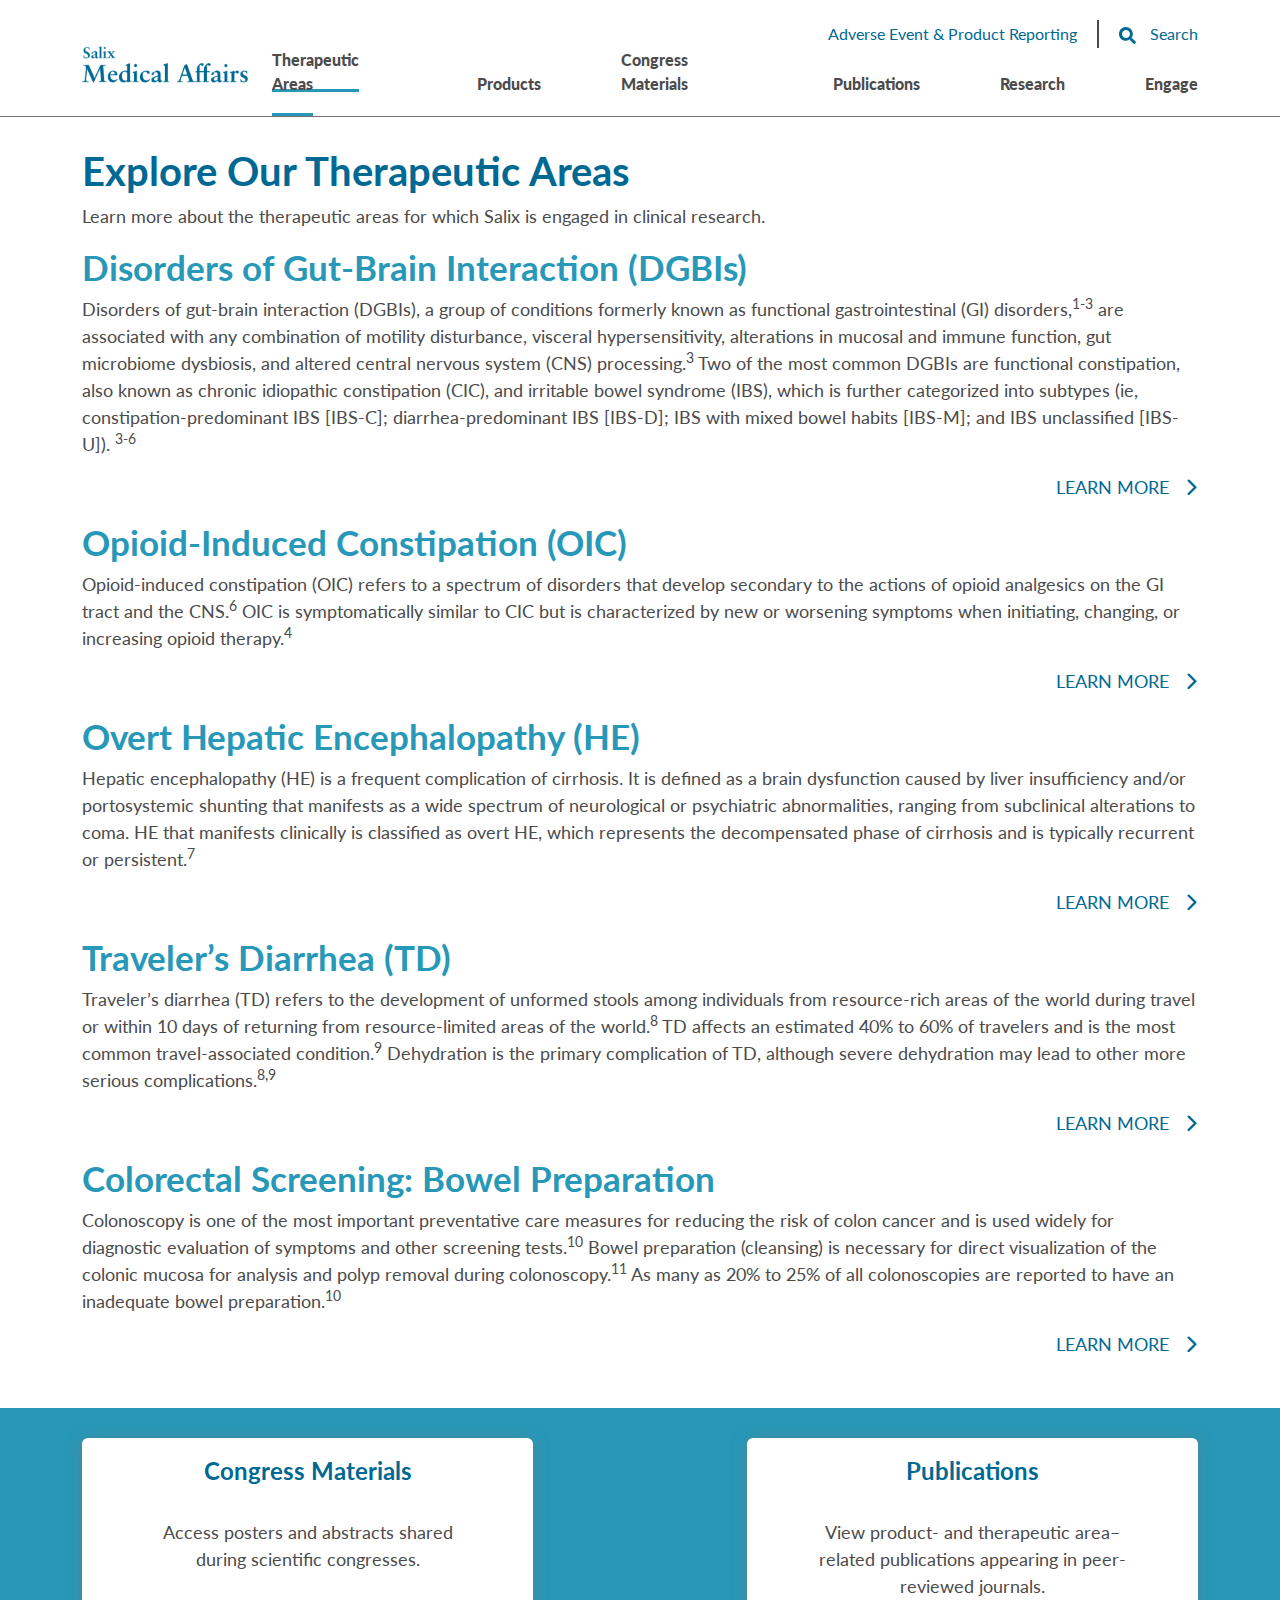
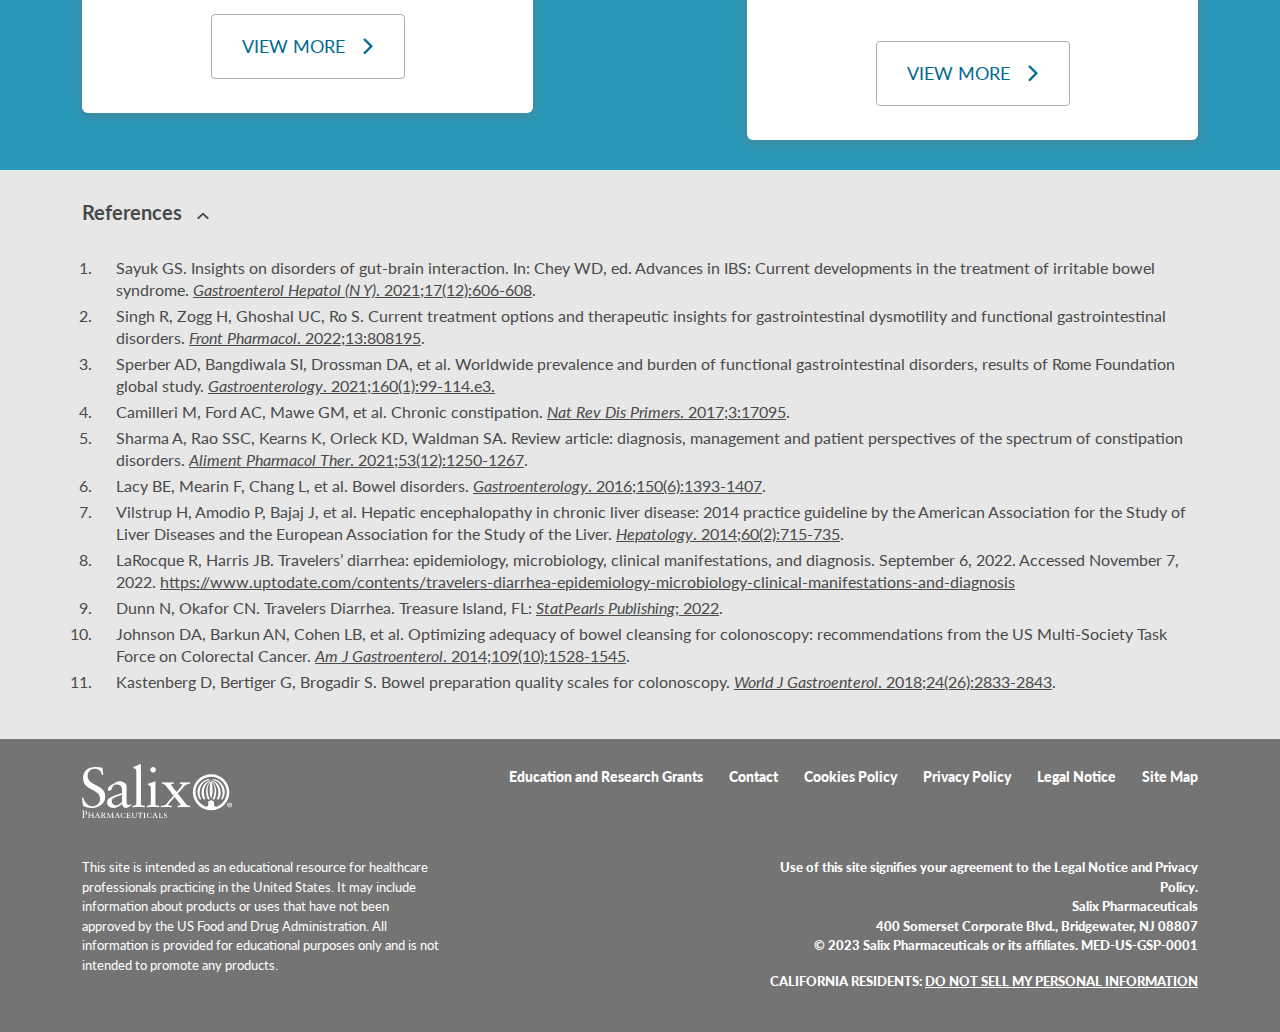
<file: salixmedical/therapeutic-areas.html>
<!DOCTYPE html>
<html lang="en">
<head>
    <meta charset="UTF-8">
    <meta http-equiv="X-UA-Compatible" content="IE=edge">
    <meta name="viewport" content="width=device-width, initial-scale=1.0">
    <link rel="shortcut icon" href="http://salixmedical.uniqueforce.in/siteassets/img/favicon.png" type="image/x-icon">

    <link href="https://fonts.googleapis.com/css2?family=Lato:ital,wght@0,100;0,300;0,400;0,700;0,900;1,100;1,300;1,400;1,700;1,900&display=swap" rel="stylesheet">

    <link href="https://cdn.jsdelivr.net/npm/bootstrap@5.3.0/dist/css/bootstrap.min.css" rel="stylesheet">
    <script src="https://cdn.jsdelivr.net/npm/bootstrap@5.3.0/dist/js/bootstrap.bundle.min.js"></script>

    <link rel="stylesheet" href="assets/libraries/fontawesome/main/all.css">

    <link rel="stylesheet" href="assets/css/style.css">
    
    <title>Salix Medical Affairs Official Site</title>
</head>
<body>

    <header>
        <div class="head">
            <div class="container">
                <div class="row">
                    <div class="tophead__links">
                        <ul>
                            <li>
                                <a class="report-open">
                                    Adverse Event & Product Reporting
                                </a>
                            </li>
                            <li class="search-link">
                                <div>
                                    <img src="assets/img/icons/icon-17x17-search.svg" alt="search">
                                    Search
                                </div>
                            </li>
                        </ul>
                    </div>
                </div>
                    
                <div class="row">
                    <head>
                        <div class="col-2">
                            <div class="head__logo">
                                <a href="/">
                                    <img src="assets/img/logo-491x110-salix-logo.png" class="" alt="">
                                </a>
                            </div>
                        </div>
                        <div class="col-10">
                            <div class="head__links">
                                <ul>
                                    <li class="nav-link">
                                        <a href="therapeutic-areas.html" class="active">Therapeutic Areas</a>
                                    </li>
                                    <li class="nav-link">
                                        <a href="products.html">Products</a>
                                    </li>
                                    <li class="nav-link">
                                        <a href="congress-materials.html">Congress Materials</a>
                                    </li>
                                    <li class="nav-link">
                                        <a href="publications.html">Publications</a>
                                    </li>
                                    <li class="nav-link">
                                        <a href="research.html">Research</a>
                                    </li>
                                    <li class="nav-link">
                                        <a href="engage.html">Engage</a>
                                    </li>
                                </ul>
                            </div>
                        </div>
                    </head>
                </div>
            </div>
        </div>
    </header>

    <section>
        <div class="therapeutic">
            <div class="container">
                <div class="section__container">
                    <div class="row">
                        <div class="col-12">
                            <div class="page-head">
                                <h1 class="page-heading">Explore Our Therapeutic Areas</h1>
                                <p>
                                    Learn more about the therapeutic areas for which Salix is engaged in clinical research.
                                </p>
                            </div>
                            <div class="page-items">
                                <div class="item-list">
                                    <h2 class="list-head">Disorders of Gut-Brain Interaction (DGBIs)</h2>
                                    <p>
                                        Disorders of gut-brain interaction (DGBIs), a group of conditions formerly known as functional 
                                        gastrointestinal (GI) disorders,<sup>1-3</sup> are associated with any combination of motility 
                                        disturbance, visceral hypersensitivity, alterations in mucosal and immune function, gut microbiome 
                                        dysbiosis, and altered central nervous system (CNS) processing.<sup>3</sup> Two of the most common DGBIs 
                                        are functional constipation, also known as chronic idiopathic constipation (CIC), and irritable bowel 
                                        syndrome (IBS), which is further categorized into subtypes (ie, constipation-predominant IBS [IBS-C]; 
                                        diarrhea-predominant IBS [IBS-D]; IBS with mixed bowel habits [IBS-M]; and IBS unclassified [IBS-U]).
                                        <sup>3-6</sup>
                                    </p>
                                    <div class="item-link">
                                        <a href="therapeutic-areas/DGBI.html" class="link" rel="noopener noreferrer">
                                            LEARN MORE <span class="fa fa-chevron-right" aria-hidden="true"></span>
                                        </a>
                                    </div>
                                </div>
                                <div class="item-list">
                                    <h2 class="list-head">Opioid-Induced Constipation (OIC)</h2>
                                    <p>
                                        Opioid-induced constipation (OIC) refers to a spectrum of disorders that develop secondary to the actions 
                                        of opioid analgesics on the GI tract and the CNS.<sup>6</sup> OIC is symptomatically similar to CIC but is 
                                        characterized by new or worsening symptoms when initiating, changing, or increasing opioid 
                                        therapy.<sup>4</sup> 
                                    </p>
                                    <div class="item-link">
                                        <a href="therapeutic-areas/OIC.html" class="link" rel="noopener noreferrer">
                                            LEARN MORE <span class="fa fa-chevron-right" aria-hidden="true"></span>
                                        </a>
                                    </div>
                                </div>
                                <div class="item-list">
                                    <h2 class="list-head">Overt Hepatic Encephalopathy (HE)</h2>
                                    <p>
                                        Hepatic encephalopathy (HE) is a frequent complication of cirrhosis. It is defined as a brain dysfunction 
                                        caused by liver insufficiency and/or portosystemic shunting that manifests as a wide spectrum of 
                                        neurological or psychiatric abnormalities, ranging from subclinical alterations to coma. HE that manifests 
                                        clinically is classified as overt HE, which represents the decompensated phase of cirrhosis and is 
                                        typically recurrent or persistent.<sup>7</sup>
                                    </p>
                                    <div class="item-link">
                                        <a href="therapeutic-areas/OHE.html" class="link" rel="noopener noreferrer">
                                            LEARN MORE <span class="fa fa-chevron-right" aria-hidden="true"></span>
                                        </a>
                                    </div>
                                </div>
                                <div class="item-list">
                                    <h2 class="list-head">Traveler’s Diarrhea (TD)</h2>
                                    <p>
                                        Traveler’s diarrhea (TD) refers to the development of unformed stools among individuals from resource-rich 
                                        areas of the world during travel or within 10 days of returning from resource-limited areas of the 
                                        world.<sup>8</sup> TD affects an estimated 40% to 60% of travelers and is the most common 
                                        travel-associated condition.<sup>9</sup> Dehydration is the primary complication of TD, although severe 
                                        dehydration may lead to other more serious complications.<sup>8,9</sup>
                                    </p>
                                    <div class="item-link">
                                        <a href="therapeutic-areas/travelers-diarrhea.html" class="link" rel="noopener noreferrer">
                                            LEARN MORE <span class="fa fa-chevron-right" aria-hidden="true"></span>
                                        </a>
                                    </div>
                                </div>
                                <div class="item-list">
                                    <h2 class="list-head">Colorectal Screening: Bowel Preparation</h2>
                                    <p>
                                        Colonoscopy is one of the most important preventative care measures for reducing the risk of colon cancer 
                                        and is used widely for diagnostic evaluation of symptoms and other screening tests.<sup>10</sup> Bowel 
                                        preparation (cleansing) is necessary for direct visualization of the colonic mucosa for analysis and polyp 
                                        removal during colonoscopy.<sup>11</sup> As many as 20% to 25% of all colonoscopies are reported to have 
                                        an inadequate bowel preparation.<sup>10</sup>
                                    </p>
                                    <div class="item-link">
                                        <a href="therapeutic-areas/bowel-prep.html" class="link" rel="noopener noreferrer">
                                            LEARN MORE <span class="fa fa-chevron-right" aria-hidden="true"></span>
                                        </a>
                                    </div>
                                </div>
                            </div>
                        </div>
                    </div>
                </div>
            </div>
        </div>
    </section>

    <section>
        <div class="blcard__container">
            <div class="container">
                <div class="section__container">
                    <div class="row justify-content-between">
                        <div class="col-lg-5 lg-md-8 col-sm-10">
                            <div class="blcard">
                                <div class="blcard-head">
                                    <h4>Congress Materials</h4>
                                </div>
                                <div class="blcard-copy">
                                    <p>Access posters and abstracts shared during scientific congresses.</p>
                                </div>
                                <div class="blcard-btn">
                                    <a href="congress-materials.html" class="link">
                                        <button type="button">
                                            VIEW MORE <span class="fa fa-chevron-right" aria-hidden="true"></span>
                                        </button>
                                    </a>
                                </div>
                            </div>
                        </div>
                        <div class="col-lg-5 lg-md-8 col-sm-10">
                            <div class="blcard">
                                <div class="blcard-head">
                                    <h4>Publications</h4>
                                </div>
                                <div class="blcard-copy">
                                    <p>View product- and therapeutic area–related publications appearing in peer-reviewed journals.</p>
                                </div>
                                <div class="blcard-btn">
                                    <a href="publications.html" class="link">
                                        <button type="button">
                                            VIEW MORE <span class="fa fa-chevron-right" aria-hidden="true"></span>
                                        </button>
                                    </a>
                                </div>
                            </div>
                        </div>
                    </div>
                </div>
            </div>
        </div>
    </section>

    <section>
        <div class="reference__container">
            <div class="container">
                <div class="section__container">
                    <div class="row">
                        <div class="col-12">
                            <div class="refer__head">
                                <div class="refer__heading">
                                    <h5 class="refer-heading">References</h5> 
                                    <img src="assets/img/icons/icon-1x1-caret-down.svg" class="heading-arrow" alt="down arrow">
                                </div>
                            </div>
                            <div class="refer__body">
                                <ol>
                                    <li>
                                        Sayuk GS. Insights on disorders of gut-brain interaction. In: Chey WD, ed. Advances in IBS: Current 
                                        developments in the treatment of irritable bowel syndrome. 
                                        <a data-href="https://pubmed.ncbi.nlm.nih.gov/35465069/" class="call-refer"><em>Gastroenterol Hepatol (N Y)</em>. 2021;17(12):606-608</a>.
                                    </li>
                                    <li>
                                        Singh R, Zogg H, Ghoshal UC, Ro S. Current treatment options and therapeutic insights for gastrointestinal 
                                        dysmotility and functional gastrointestinal disorders. 
                                        <a data-href="https://pubmed.ncbi.nlm.nih.gov/35145413/" class="call-refer"><em>Front Pharmacol</em>. 2022;13:808195</a>.
                                    </li>
                                    <li>
                                        Sperber AD, Bangdiwala SI, Drossman DA, et al. Worldwide prevalence and burden of functional 
                                        gastrointestinal disorders, results of Rome Foundation global study. 
                                        <a data-href="https://pubmed.ncbi.nlm.nih.gov/32294476/" class="call-refer"><em>Gastroenterology</em>. 2021;160(1):99-114.e3.</a>
                                    </li>
                                    <li>
                                        Camilleri M, Ford AC, Mawe GM, et al. Chronic constipation. 
                                        <a data-href="https://pubmed.ncbi.nlm.nih.gov/29239347/" class="call-refer"><em>Nat Rev Dis Primers</em>. 2017;3:17095</a>.
                                    </li>
                                    <li>
                                        Sharma A, Rao SSC, Kearns K, Orleck KD, Waldman SA. Review article: diagnosis, management and patient 
                                        perspectives of the spectrum of constipation disorders. 
                                        <a data-href="https://pubmed.ncbi.nlm.nih.gov/33909919/" class="call-refer"><em>Aliment Pharmacol Ther</em>. 2021;53(12):1250-1267</a>.
                                    </li>
                                    <li>
                                        Lacy BE, Mearin F, Chang L, et al. Bowel disorders. 
                                        <a data-href="https://pubmed.ncbi.nlm.nih.gov/27144627/" class="call-refer"><em>Gastroenterology</em>. 2016;150(6):1393-1407</a>.
                                    </li>
                                    <li>
                                        Vilstrup H, Amodio P, Bajaj J, et al. Hepatic encephalopathy in chronic liver disease: 2014 practice 
                                        guideline by the American Association for the Study of Liver Diseases and the European Association for 
                                        the Study of the Liver. 
                                        <a data-href="https://pubmed.ncbi.nlm.nih.gov/25042402/" class="call-refer"><em>Hepatology</em>. 2014;60(2):715-735</a>.
                                    </li>
                                    <li>
                                        LaRocque R, Harris JB. Travelers’ diarrhea: epidemiology, microbiology, clinical manifestations, and 
                                        diagnosis. September 6, 2022. Accessed November 7, 2022. 
                                        <a data-href="https://www.uptodate.com/contents/travelers-diarrhea-epidemiology-microbiology-clinical-manifestations-and-diagnosis" class="call-refer">
                                            https://www.uptodate.com/contents/travelers-diarrhea-epidemiology-microbiology-clinical-manifestations-and-diagnosis
                                        </a>
                                    </li>
                                    <li>
                                        Dunn N, Okafor CN. Travelers Diarrhea. Treasure Island, FL: 
                                        <a data-href="https://www.ncbi.nlm.nih.gov/books/NBK459348/" class="call-refer"><em>StatPearls Publishing</em>; 2022</a>.
                                    </li>
                                    <li>
                                        Johnson DA, Barkun AN, Cohen LB, et al. Optimizing adequacy of bowel cleansing for colonoscopy: 
                                        recommendations from the US Multi-Society Task Force on Colorectal Cancer. 
                                        <a data-href="https://pubmed.ncbi.nlm.nih.gov/25239068/" class="call-refer"><em>Am J Gastroenterol</em>. 2014;109(10):1528-1545</a>.
                                    </li>
                                    <li>
                                        Kastenberg D, Bertiger G, Brogadir S. Bowel preparation quality scales for colonoscopy. 
                                        <a data-href="https://www.ncbi.nlm.nih.gov/pmc/articles/PMC6048432/" class="call-refer"><em>World J Gastroenterol</em>. 2018;24(26):2833-2843</a>.
                                    </li>
                                </ol>
                            </div>
                        </div>
                    </div>
                </div>
            </div>
        </div>
    </section>

    <footer>
        <div class="footer">
            <div class="container">
                <div class="row justify-content-between">
                    <div class="col-lg-2 clo-sm-12">
                        <div class="footerlogo">
                            <img src="assets/img/logo-150x54-salix-logo-white.svg" alt="footer logo">
                        </div>
                    </div>
                    <div class="col-lg-10 col-sm-12">
                        <div class="footer__links">
                            <ul>
                                <li>
                                    <a href="https://www.bauschhealth-grants.com/" target="_blank" class="footer__link">Education and Research Grants</a>
                                </li>
                                <li>
                                    <a href="engage.html" class="footer__link">Contact</a>
                                </li>
                                <li>
                                    <a href="https://www.bauschhealth.com/siteassets/pdf/bausch-health-companies-website-cookie-policy.pdf" target="_blank" class="footer__link">Cookies Policy</a>
                                </li>
                                <li>
                                    <a href="https://www.bauschhealth.com/privacy-policy" target="_blank" class="footer__link">Privacy Policy</a>
                                </li>
                                <li>
                                    <a href="https://www.bauschhealth.com/terms/" target="_blank" class="footer__link">Legal Notice</a>
                                </li>
                                <li>
                                    <a href="site-map.html" class="footer__link">Site Map</a>
                                </li>
                            </ul>
                        </div>
                    </div>
                </div>
                <div class="footer__content">
                    <div class="row justify-content-between">
                        <div class="col-xxl-5 col-lg-5 col-md-6 col-sm-12">
                            <div class="footer__logo-text">
                                <p>
                                    This site is intended as an educational resource for healthcare professionals practicing in the United States. 
                                    It may include information about products or uses that have not been approved by the US Food and Drug 
                                    Administration. All information is provided for educational purposes only and is not intended to promote any 
                                    products.
                                </p>
                            </div>
                        </div>
                        <div class="col-xxl-5 col-lg-5 col-md-6 col-sm-12">
                            <div class="footer__info-text">
                                <p class="info-text">
                                    Use of this site signifies your agreement to the Legal Notice and Privacy Policy. <br>
                                    Salix Pharmaceuticals <br> 400 Somerset Corporate Blvd., Bridgewater, NJ 08807 <br>
                                    © 2023 Salix Pharmaceuticals or its affiliates. MED-US-GSP-0001
                                </p>
                                <p class="california">
                                    CALIFORNIA RESIDENTS: 
                                    <a href="https://go.bauschhealth.com/california-privacy-optout.html" target="_blank">DO NOT SELL MY PERSONAL INFORMATION</a>
                                </p>
                            </div>
                        </div>
                    </div>
                </div>
            </div>
        </div>
    </footer>

    <!-- Report PopUp -->
    <div class="reportpopup">
        <div class="popup-box">
            <div class="popup-close">
                <div class="close-btn"></div>
            </div>
            <div class="popup-body">
                <p>
                    This site is not to be used to report adverse events or product complaints electronically. To report an adverse event or 
                    product complaint, contact Salix Pharmaceuticals at<br> 1-800-321-4576 or FDA at 1-800-FDA-1088 or
                    <a href="https://www.fda.gov/safety/medwatch-fda-safety-information-and-adverse-event-reporting-program" class="report-continue"  target="_blank">https://www.fda.gov/madwatch</a>.
                </p>
            </div>
        </div>
    </div>
    <!-- Report PopUp End -->

    <!-- banner search area -->
    <div class="search-popup">
        <div class="col-lg-4 col-md-7 col-sm-10">
            <div class="searchoverlay">
                <div class="searchoverlay-close">
                    <img src="assets/img/icons/icon-30x30-close.svg" class="overlay-close" alt="">
                </div>
                <div class="searcharea">
                    <div class="searcharea-head">
                        <h2>Search</h2>
                    </div>
                    <div class="searcharea-fields">
                        <p><em>*Required field</em></p>
                        <form action="">
                            <div class="field">
                                <label for="">Select a product*</label>
                                <div class="dropdown">Select
                                    <img src="assets/img/icons/icon-1x1-caret-down.svg" alt="down arrow">
                                </div>
                            </div>
                            <div class="field">
                                <label for="">Select a therapeutic area*</label>
                                <div class="dropdown">Select
                                    <img src="assets/img/icons/icon-1x1-caret-down.svg" alt="down arrow">
                                </div>
                            </div>
                            <div class="field">
                                <label for="">Enter keyword(s)</label>
                                <div class="dropdown">Keyword</div>
                            </div>
                            <div class="searcharea-btn">
                                <button class="btn">
                                    Search <img src="assets/img/icons/img-8x12-path-black.png" alt="arrow">
                                </button>
                            </div>
                        </form>
                    </div>
                </div>
            </div>
        </div>
    </div>
    <!-- banner search area -->

    <!-- Reference PopUp -->
    <div class="referencepopup">
        <div class="popup__container">
            <div class="leaving-text">
                <h5 class="heading">You are now leaving the Salix Medical Affairs website.</h5>
                <p>The website you are about to visit is not affiliated with Salix Pharmaceuticals or its affiliated entities, and Salix is not 
                    responsible for the content, format, maintenance, or policies of the website you are about to visit. Salix Pharmaceuticals or 
                    its affiliated entities do not monitor non-affiliated websites for accuracy. This link does not imply endorsement or support 
                    of any programs, products, or services associated with the website.</p>
            </div>
            <div class="leaving-btns">
                <a href="" class="btn proceed-btn" target="_blank" rel="noopener noreferrer">
                    Proceed <i class="fa-solid fa-arrow-right"></i>
                </a>
                <a class="btn cancel-btn">
                    Cancel <i class="fa-solid fa-arrow-right"></i>
                </a>
            </div>
        </div>
    </div>
    <!-- Reference PopUp End -->

    <script src="assets/js/index.js"></script>
    
</body>
</html>
</file>
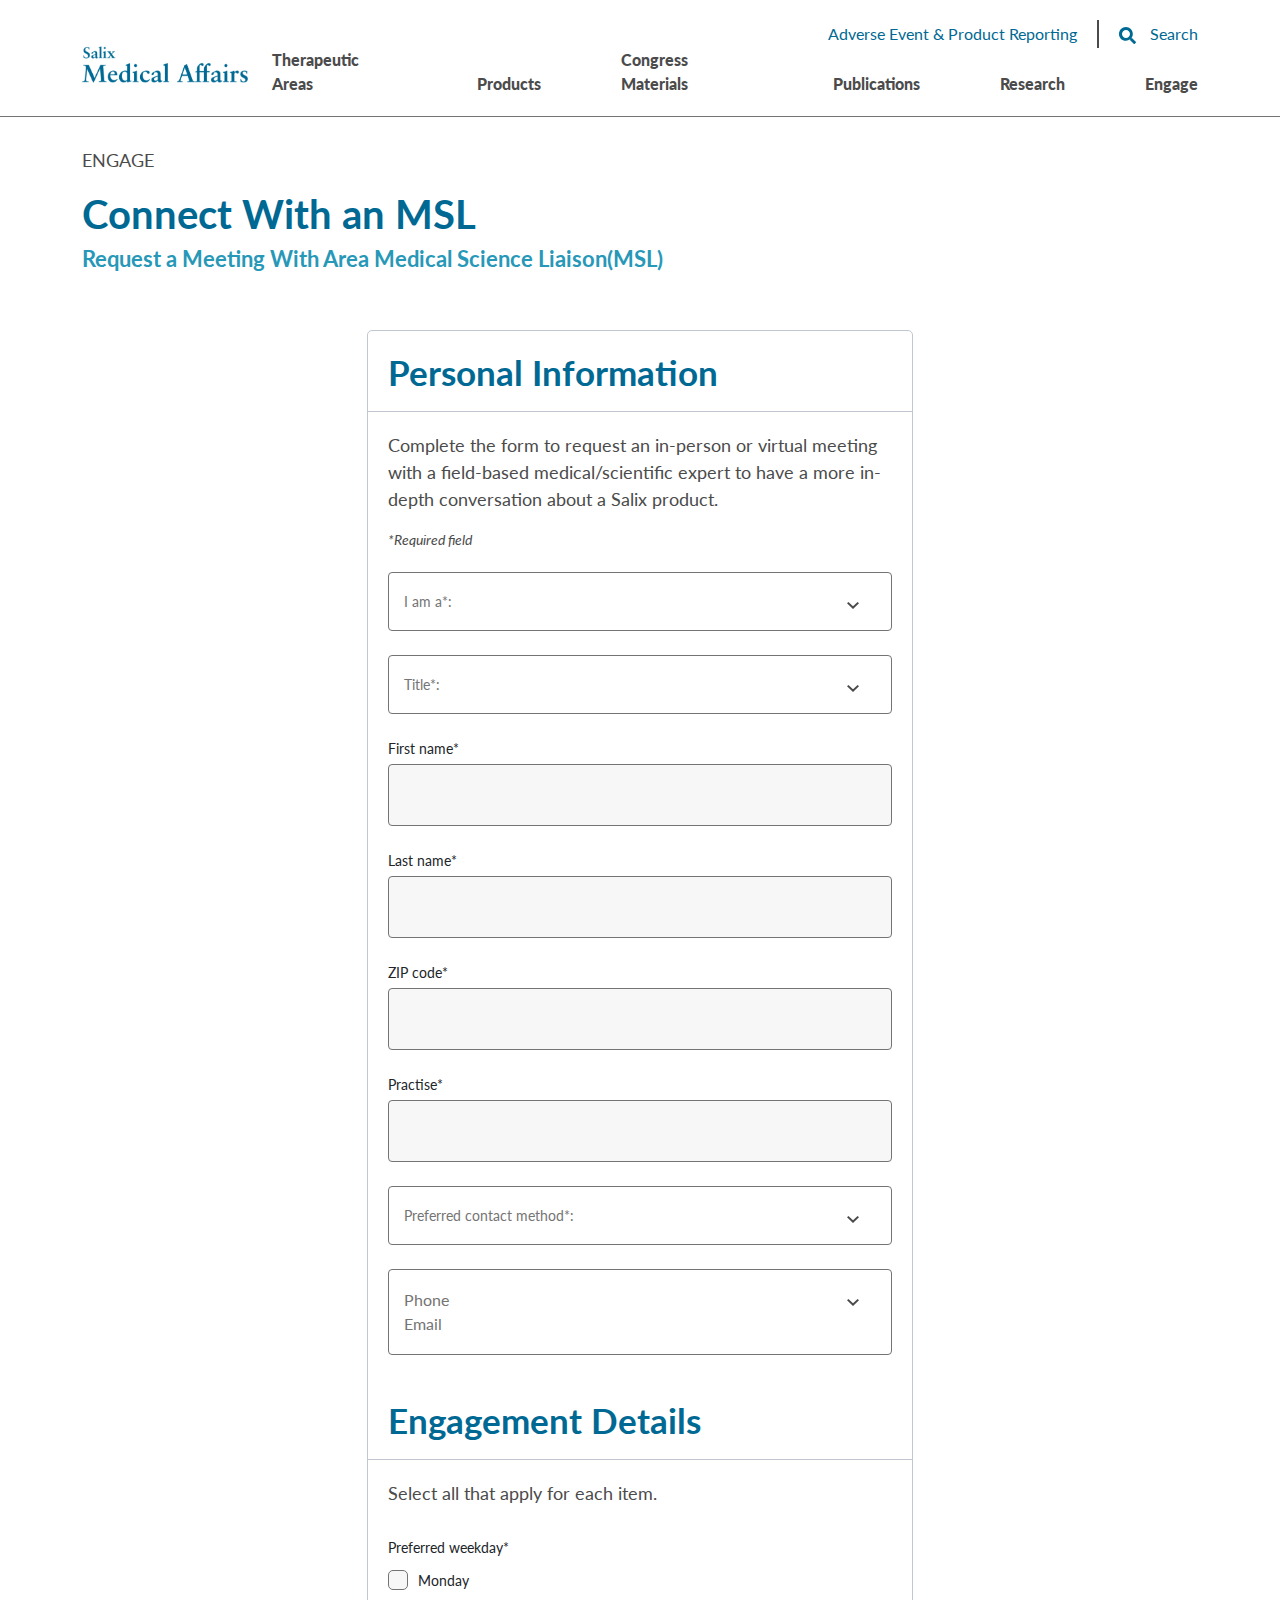
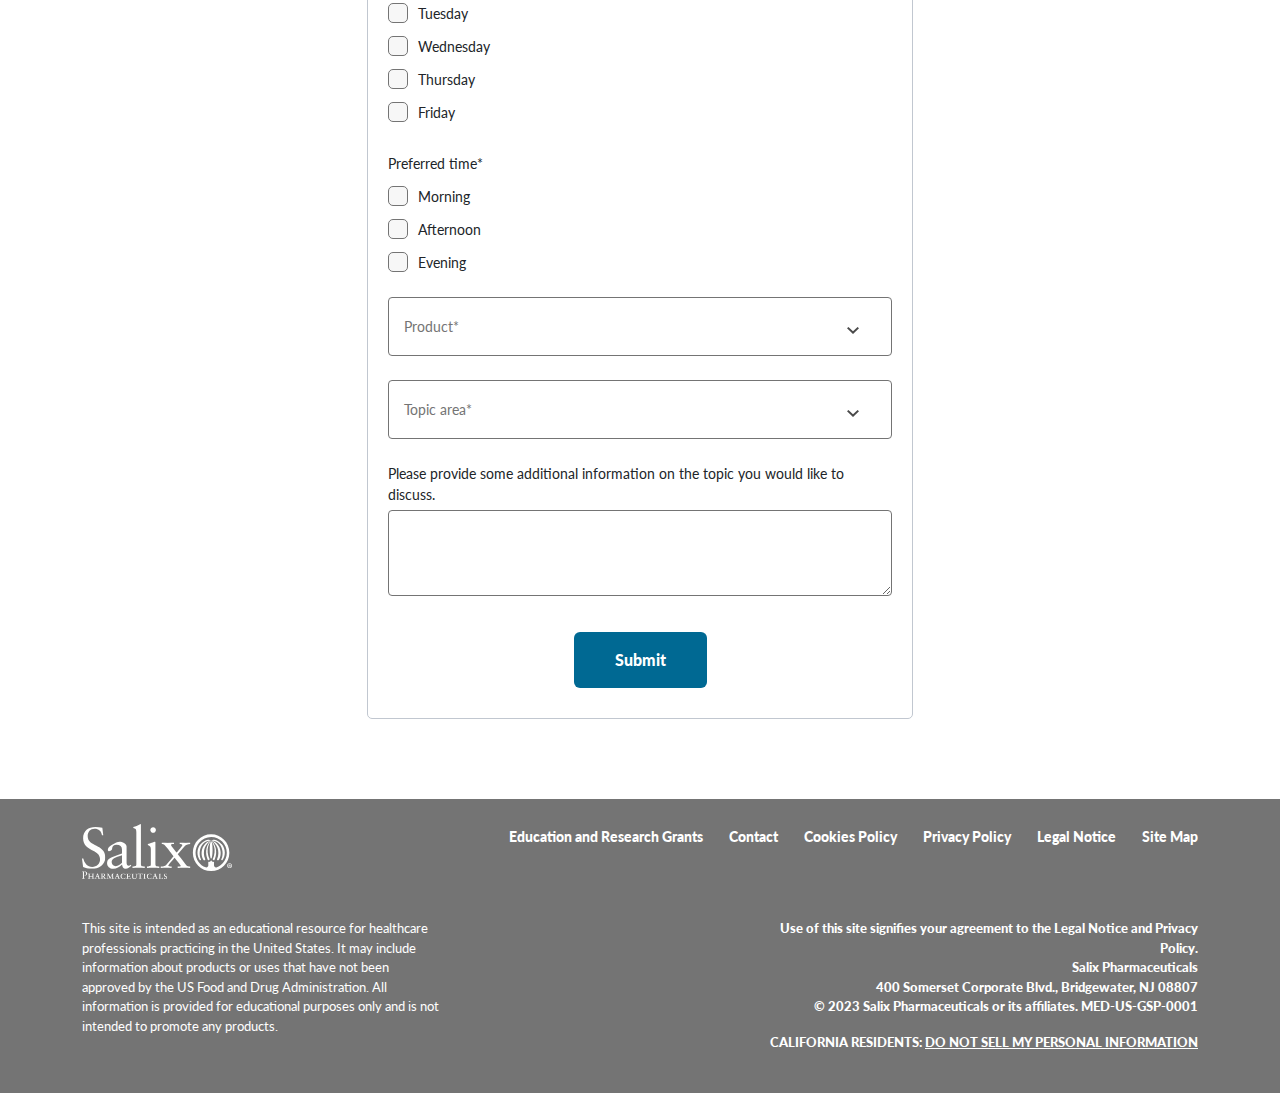
<file: salixmedical/engage/connect-with-an-msl.html>
<!DOCTYPE html>
<html lang="en">
<head>
    <meta charset="UTF-8">
    <meta http-equiv="X-UA-Compatible" content="IE=edge">
    <meta name="viewport" content="width=device-width, initial-scale=1.0">
    <link rel="shortcut icon" href="http://salixmedical.uniqueforce.in/siteassets/img/favicon.png" type="image/x-icon">

    <link href="https://fonts.googleapis.com/css2?family=Lato:ital,wght@0,100;0,300;0,400;0,700;0,900;1,100;1,300;1,400;1,700;1,900&display=swap" rel="stylesheet">

    <link href="https://cdn.jsdelivr.net/npm/bootstrap@5.3.0/dist/css/bootstrap.min.css" rel="stylesheet">
    <script src="https://cdn.jsdelivr.net/npm/bootstrap@5.3.0/dist/js/bootstrap.bundle.min.js"></script>

    <link rel="stylesheet" href="../assets/libraries/fontawesome/main/all.css">

    <link rel="stylesheet" href="../assets/css/style.css">
    
    <title>Connect With a Salix MSL</title>
</head>
<body>

    <header>
        <div class="head">
            <div class="container">
                <div class="row">
                    <div class="tophead__links">
                        <ul>
                            <li>
                                <a class="report-open" title="Adverse Event & Product Reporting">
                                    Adverse Event & Product Reporting
                                </a>
                            </li>
                            <li class="search-link">
                                <div title="Search">
                                    <img src="../assets/img/icons/icon-17x17-search.svg" alt="search">
                                    Search
                                </div>
                            </li>
                        </ul>
                    </div>
                </div>
                    
                <div class="row">
                    <head>
                        <div class="col-2">
                            <div class="head__logo">
                                <a href="/" title="Home page">
                                    <img src="../assets/img/logo-491x110-salix-logo.png" class="" alt="Salix Pharmaceuticals logo">
                                </a>
                            </div>
                        </div>
                        <div class="col-10">
                            <div class="head__links">
                                <ul>
                                    <li class="nav-link">
                                        <a href="../therapeutic-areas.html" title="Therapeutic Areas">Therapeutic Areas</a>
                                    </li>
                                    <li class="nav-link">
                                        <a href="../products.html" title="Products">Products</a>
                                    </li>
                                    <li class="nav-link">
                                        <a href="../congress-materials.html" title="Congress Materials">Congress Materials</a>
                                    </li>
                                    <li class="nav-link">
                                        <a href="../publications.html" title="Publications">Publications</a>
                                    </li>
                                    <li class="nav-link">
                                        <a href="../research.html" title="Research">Research</a>
                                    </li>
                                    <li class="nav-link">
                                        <a href="../engage.html" title="Engage">Engage</a>
                                    </li>
                                </ul>
                            </div>
                        </div>
                    </head>
                </div>
            </div>
        </div>
    </header>

    <section>
        <div class="form">
            <div class="container">
                <div class="section__container">
                    <div class="row">
                        <div class="col-12">
                            <div class="page-head form-head">
                                <p class="contact-us">ENGAGE</p>
                                <h1 class="page-heading">Connect With an MSL</h1>
                                <h5 class="heading">Request a Meeting With Area Medical Science Liaison(MSL)</h5>
                            </div>
                        </div>
                    </div>
                    <div class="row justify-content-center">
                        <div class="col-lg-6 col-md-10 col-sm-12">
                            <div class="msl-form">
                                <form action="#" id="form" class="form" autocomplete="off">
                                    <div class="personal-info__group">
                                        <div class="form__head">
                                            <div class="form__space">
                                                <h2 class="list-head">Personal Information</h1>
                                            </div>
                                        </div>
                                        <div class="form__copy">
                                            <div class="form__space">
                                                <p>
                                                    Complete the form to request an in-person or virtual meeting with a field-based 
                                                    medical/scientific expert to have a more in-depth conversation about a Salix product.
                                                </p>
                                                <p class="required"><em>*Required field</em></p>
                                            </div>
                                        </div>
                                        <div class="form__field">
                                            <div class="form__space">
                                                <div class="form-group">
                                                    <ul class="select">
                                                        <li class="select-option">
                                                            <div name="" id="iam">I am a*:</div>
                                                        </li>
                                                        <ul class="options">
                                                            <li class="option" value="US Healthcare Provider">
                                                                <div>US Healthcare Provider</div>
                                                            </li>
                                                            <li class="option">
                                                                <div class="call-provider">Non-US Healthcare Provider</div>
                                                            </li>
                                                            <li class="option">
                                                                <div class="call-provider">Patient, Caregiver, or Family Member</div>
                                                            </li>
                                                            <li class="option">
                                                                <div class="call-provider">Other</div>
                                                            </li>
                                                        </ul>
                                                    </ul>
                                                    <p></p>
                                                </div>
                                                <div class="form-group">
                                                    <ul class="select">
                                                        <li class="select-option">
                                                            <div name="" id="title">Title*:</div>
                                                        </li>
                                                        <ul class="options">
                                                            <li class="option" value="Dr.">
                                                                <div>Dr.</div>
                                                            </li>
                                                            <li class="option" value="Ms.">
                                                                <div>Ms.</div>
                                                            </li>
                                                            <li class="option" value="Ms.">
                                                                <div>Mr.</div>
                                                            </li>
                                                            <li class="option" value="Other">
                                                                <div>Other</div>
                                                            </li>
                                                        </ul>
                                                    </ul>
                                                    <p></p>
                                                </div>
                                                <div class="form-group">
                                                    <label for="firstname">First name*</label>
                                                    <input type="text" name="First name" id="firstname">
                                                    <p></p>
                                                </div>
                                                <div class="form-group">
                                                    <label for="lastname">Last name*</label>
                                                    <input type="text" name="Last name" id="lastname">
                                                    <p></p>
                                                </div>
                                                <div class="form-group">
                                                    <label for="zipcode">ZIP code*</label>
                                                    <input type="text" name="ZIP code" id="zipcode">
                                                    <p></p>
                                                </div>
                                                <div class="form-group">
                                                    <label for="practise">Practise*</label>
                                                    <input type="text" name="Practise" id="practise">
                                                    <p></p>
                                                </div>
                                                <div class="form-group">
                                                    <ul class="select">
                                                        <li class="select-option">
                                                            <div name="" id="preferred-contact">Preferred contact method*:</div>
                                                        </li>
                                                        <ul class="options">
                                                            <li class="option" value="Phone">
                                                                <div>Phone</div>
                                                            </li>
                                                            <hr>
                                                            <li class="option" value="Email">
                                                                <div>Email</div>
                                                            </li>
                                                        </ul>
                                                    </ul>
                                                    <p></p>
                                                </div>
                                                <div class="form-group">
                                                    <ul class="select">
                                                        <li value="Phone">Phone</li>
                                                        <li value="Email">Email</li>
                                                    </ul>
                                                </div>
                                                <div class="form-group" id="phone-field-form-group">
                                                    <label for="phone">Phone*</label>
                                                    <input type="text" name="Phone" id="phone">
                                                    <p></p>
                                                </div>                                                
                                                <div class="form-group" id="email-field-form-group">
                                                    <label for="email">Email*</label>
                                                    <input type="text" name="Email" id="email">
                                                    <p></p>
                                                </div>
                                            </div>
                                        </div>
                                    </div>
                                    <div class="Engagement-info__group">
                                        <div class="form__head">
                                            <div class="form__space">
                                                <h2 class="list-head">Engagement Details</h1>
                                            </div>
                                        </div>
                                        <div class="form__copy">
                                            <div class="form__space">
                                                <p>
                                                    Select all that apply for each item.
                                                </p>
                                            </div>
                                        </div>
                                        <div class="form__field">
                                            <div class="form__space">
                                                <div class="form-group">
                                                    <div class="chck-box">
                                                        <label for="preferr-weekday">Preferred weekday*</label>
                                                        <div class="chck-boxes" name="preferr-weekday" id="preferr-weekday">
                                                            <label for="monday">
                                                                <input type="checkbox" name="Monday" value="Monday" id="monday"> Monday
                                                            </label>
                                                            <label for="tuesday">
                                                                <input type="checkbox" name="Tuesday" value="Tuesday" id="tuesday"> Tuesday
                                                            </label>
                                                            <label for="wednesday">
                                                                <input type="checkbox" name="Wednesday" value="Wednesday" id="wednesday"> Wednesday
                                                            </label>
                                                            <label for="thursday">
                                                                <input type="checkbox" name="Thursday" value="Thursday" id="thursday"> Thursday
                                                            </label>
                                                            <label for="friday">
                                                                <input type="checkbox" name=" Friday" value=" Friday" id="friday">  Friday
                                                            </label>
                                                        </div>
                                                    </div>
                                                    <p></p>
                                                </div>
                                                <div class="form-group">
                                                    <div class="chck-box">
                                                        <label for="preferr-time">Preferred time* </label>
                                                        <div class="chck-boxes" name="preferr-time" id="preferr-time">
                                                            <label for="morning">
                                                                <input type="checkbox" name="Morning" value="Morning" id="morning"> Morning
                                                            </label>
                                                            <label for="afternoon">
                                                                <input type="checkbox" name="Afternoon" value="Afternoon" id="afternoon"> Afternoon
                                                            </label>
                                                            <label for="evening">
                                                                <input type="checkbox" name="Evening" value="Evening" id="evening"> Evening
                                                            </label>
                                                        </div>
                                                    </div>
                                                    <p></p>
                                                </div>
                                                <div class="form-group product-form-group">
                                                    <ul class="select">
                                                        <li class="select-option">
                                                            <div name="" id="product">Product*</div>
                                                        </li>
                                                        <ul class="options">
                                                            <li class="option" value="Xifaxan® (rifaximin) 200 mg tablets">
                                                                <div>Xifaxan<sup>®</sup> (rifaximin) 200 mg tablets </div>
                                                            </li>
                                                            <li class="option" value="Xifaxa® (rifaximin) 550 mg tablets">
                                                                <div>Xifaxan<sup>®</sup> (rifaximin) 550 mg tablets </div>
                                                            </li>
                                                            <li class="option" value="Trulance® (plecanatide) 3 mg tablets">
                                                                <div>Trulance<sup>®</sup> (plecanatide) 3 mg tablets  </div>
                                                            </li>
                                                            <li class="option" value="Relistor® (methylnaltrexone bromide) 150 mg tablets">
                                                                <div>Relistor<sup>®</sup> (methylnaltrexone bromide) 150 mg tablets</div>
                                                            </li>
                                                            <li class="option" value="Relistor® (methylnaltrexone bromide) 8 mg/12 mg subcutaneous injection">
                                                                <div>Relistor<sup>®</sup> (methylnaltrexone bromide) 8 mg/12 mg subcutaneous injection</div>
                                                            </li>
                                                            <li class="option" value="Plenvu® (polyethylene glycol 3350 [140 g], sodium ascorbate 
                                                                [48.11 g], sodium sulfate [9 g], ascorbic acid [7.54 g], sodium chloride 
                                                                [5.2 g], and potassium chloride [2.2 g] for oral solution)">
                                                                <div>Plenvu<sup>®</sup> (polyethylene glycol 3350 [140 g], sodium ascorbate 
                                                                    [48.11 g], sodium sulfate [9 g], ascorbic acid [7.54 g], sodium chloride 
                                                                    [5.2 g], and potassium chloride [2.2 g] for oral solution) </div>
                                                            </li>
                                                        </ul>
                                                    </ul>
                                                    <p></p>
                                                </div>
                                                <div class="form-group">
                                                    <ul class="select">
                                                        <li class="select-option">
                                                            <div name="" id="topic-area">Topic area*</div>
                                                        </li>
                                                        <ul class="options topic-options">
                                                            <li class="option" value="Chronic idiopathic constipation">
                                                                <div>Chronic idiopathic constipation</div>
                                                            </li>
                                                            <li class="option" value="Colorectal screening">
                                                                <div>Colorectal screening</div>
                                                            </li>
                                                            <li class="option" value="Irritable bowel syndrome with constipation">
                                                                <div>Irritable bowel syndrome with constipation</div>
                                                            </li>
                                                            <li class="option" value="Irritable bowel syndrome with diarrhea">
                                                                <div>Irritable bowel syndrome with diarrhea</div>
                                                            </li>
                                                            <li class="option" value="Opioid-induced constipation">
                                                                <div>Opioid-induced constipation</div>
                                                            </li>
                                                            <li class="option" value="Overt hepatic encephalopathy">
                                                                <div>Overt hepatic encephalopathy</div>
                                                            </li>
                                                            <li class="option" value="Traveler’s diarrhea">
                                                                <div>Traveler’s diarrhea</div>
                                                            </li>
                                                        </ul>
                                                    </ul>
                                                    <p></p>
                                                </div>
                                                <div class="form-group">
                                                    <label for="add-info">Please provide some additional information on the topic you would like to discuss.</label>
                                                    <textarea name="additional information" id="add-info"></textarea>
                                                </div>
                                                <div class="form-btn">
                                                    <button type="submit" class="btn">Submit</button>
                                                </div>
                                            </div>
                                        </div>
                                    </div>
                                </form>
                            </div>
                        </div>
                    </div>
                </div>
            </div>
        </div>
    </section>

    <footer>
        <div class="footer">
            <div class="container">
                <div class="row justify-content-between">
                    <div class="col-lg-2 clo-sm-12">
                        <div class="footerlogo">
                            <img src="../assets/img/logo-150x54-salix-logo-white.svg" alt="footer logo">
                        </div>
                    </div>
                    <div class="col-lg-10 col-sm-12">
                        <div class="footer__links">
                            <ul>
                                <li>
                                    <a href="https://www.bauschhealth-grants.com/" class="footer__link" title="Education and Research Grants" 
                                    target="_blank" rel="noopener noreferrer">Education and Research Grants</a>
                                </li>
                                <li>
                                    <a href="../engage.html" class="footer__link" title="Contact">Contact</a>
                                </li>
                                <li>
                                    <a href="https://www.bauschhealth.com/siteassets/pdf/bausch-health-companies-website-cookie-policy.pdf" 
                                    class="footer__link" title="Cookies Policy" target="_blank" rel="noopener noreferrer">Cookies Policy</a>
                                </li>
                                <li>
                                    <a href="https://www.bauschhealth.com/privacy-policy" class="footer__link" title="Privacy Policy" 
                                    target="_blank" rel="noopener noreferrer">Privacy Policy</a>
                                </li>
                                <li>
                                    <a href="https://www.bauschhealth.com/terms/" class="footer__link" title="Legal Notice" target="_blank" 
                                    rel="noopener noreferrer">Legal Notice</a>
                                </li>
                                <li>
                                    <a href="../site-map.html" class="footer__link" title="Site Map">Site Map</a>
                                </li>
                            </ul>
                        </div>
                    </div>
                </div>
                <div class="footer__content">
                    <div class="row justify-content-between">
                        <div class="col-xxl-5 col-lg-5 col-md-6 col-sm-12">
                            <div class="footer__logo-text">
                                <p>
                                    This site is intended as an educational resource for healthcare professionals practicing in the United States. 
                                    It may include information about products or uses that have not been approved by the US Food and Drug 
                                    Administration. All information is provided for educational purposes only and is not intended to promote any 
                                    products.
                                </p>
                            </div>
                        </div>
                        <div class="col-xxl-5 col-lg-5 col-md-6 col-sm-12">
                            <div class="footer__info-text">
                                <p class="info-text">
                                    Use of this site signifies your agreement to the Legal Notice and Privacy Policy. <br>
                                    Salix Pharmaceuticals <br> 400 Somerset Corporate Blvd., Bridgewater, NJ 08807 <br>
                                    © 2023 Salix Pharmaceuticals or its affiliates. MED-US-GSP-0001
                                </p>
                                <p class="california">
                                    CALIFORNIA RESIDENTS: 
                                    <a href="http://go.bauschhealth.com/california-privacy-optout.html" title="DO NOT SELL MY PERSONAL INFORMATION" 
                                    target="_blank" rel="noopener noreferrer">DO NOT SELL MY PERSONAL INFORMATION</a>
                                </p>
                            </div>
                        </div>
                    </div>
                </div>
            </div>
        </div>
    </footer>

    <!-- Report PopUp -->
    <div class="reportpopup">
        <div class="popup-box">
            <div class="popup-close">
                <div class="close-btn"></div>
            </div>
            <div class="popup-body">
                <p>
                    This site is not to be used to report adverse events or product complaints electronically. To report an adverse event or 
                    product complaint, contact Salix Pharmaceuticals at<br> 1-800-321-4576 or FDA at 1-800-FDA-1088 or
                    <a href="https://www.fda.gov/safety/medwatch-fda-safety-information-and-adverse-event-reporting-program" class="report-continue" 
                    target="_blank" rel="noopener noreferrer">https://www.fda.gov/madwatch</a>.
                </p>
            </div>
        </div>
    </div>
    <!-- Report PopUp End -->

    <!-- banner search area -->
    <div class="search-popup">
        <div class="col-lg-4 col-md-7 col-sm-10">
            <div class="searchoverlay">
                <div class="searchoverlay-close">
                    <img src="../assets/img/icons/icon-30x30-close.svg" class="overlay-close" alt="Overlay close button">
                </div>
                <div class="searcharea">
                    <div class="searcharea-head">
                        <h2>Search</h2>
                    </div>
                    <div class="searcharea-fields">
                        <p><em>*Required field</em></p>
                        <form action="">
                            <div class="field">
                                <label for="">Select a product*</label>
                                <div class="dropdown">Select
                                    <img src="../assets/img/icons/icon-1x1-caret-down.svg" alt="">
                                </div>
                            </div>
                            <div class="field">
                                <label for="">Select a therapeutic area*</label>
                                <div class="dropdown">Select
                                    <img src="../assets/img/icons/icon-1x1-caret-down.svg" alt="">
                                </div>
                            </div>
                            <div class="field">
                                <label for="">Enter keyword(s)</label>
                                <div class="dropdown">Keyword</div>
                            </div>
                            <div class="searcharea-btn">
                                <button class="btn">
                                    Search <img src="../assets/img/icons/img-8x12-path-black.png" alt="">
                                </button>
                            </div>
                        </form>
                    </div>
                </div>
            </div>
        </div>
    </div>
    <!-- banner search area -->

    <!-- Form Popup -->
    <div class="providerpopup">
        <div class="provider__container">
            <div class="leaving-text">
                <p>You must be a US Healthcare Provider to request a meeting with an MSL.</p>
            </div>
            <div class="leaving-btns">
                <a valuetext="I am a US Healthcare Provider" class="btn provider-btn proceed-btn">
                    I am a US Healthcare Provider <i class="fa-solid fa-arrow-right"></i>
                </a>
                <a href="https://www.salix.com/" valuetext="I am a*:" class="btn provider-btn cancel-btn" target="_blank" rel="noopener noreferrer">
                    I am not a US Healthcare Provider <i class="fa-solid fa-arrow-right"></i>
                </a>
            </div>
        </div>
    </div>
    <!-- Form Popup -->

    <!-- Form Submtion Popup -->
    <div class="submition">
        <div class="submition__container">
            <div class="leaving-text">
                <h2 class="list-head">Thank you for your inquiry.</h2>
                <p>Your request for a meeting with a Salix medical science liaison (MSL) has been submitted to our Medical Information team. 
                    Please allow 2 business days for our team to respond to your request.</p>
            </div>
            <div class="links">
                <a href="../index.html" class="link">
                    HOME<span class="fa fa-chevron-right" aria-hidden="true"></span>
                </a>
                <a href="https://www.salix.com/" class="link" target="_blank" rel="noopener noreferrer">
                    GO TO SALIX.COM<span class="fa fa-chevron-right" aria-hidden="true"></span>
                </a>
            </div>
        </div>
    </div>
    <!-- Form Popup -->

    <script src="../assets/js/connect-with-an-msl.js"></script>
    <script src="../assets/js/index.js"></script>

    
</body>
</html>
</file>
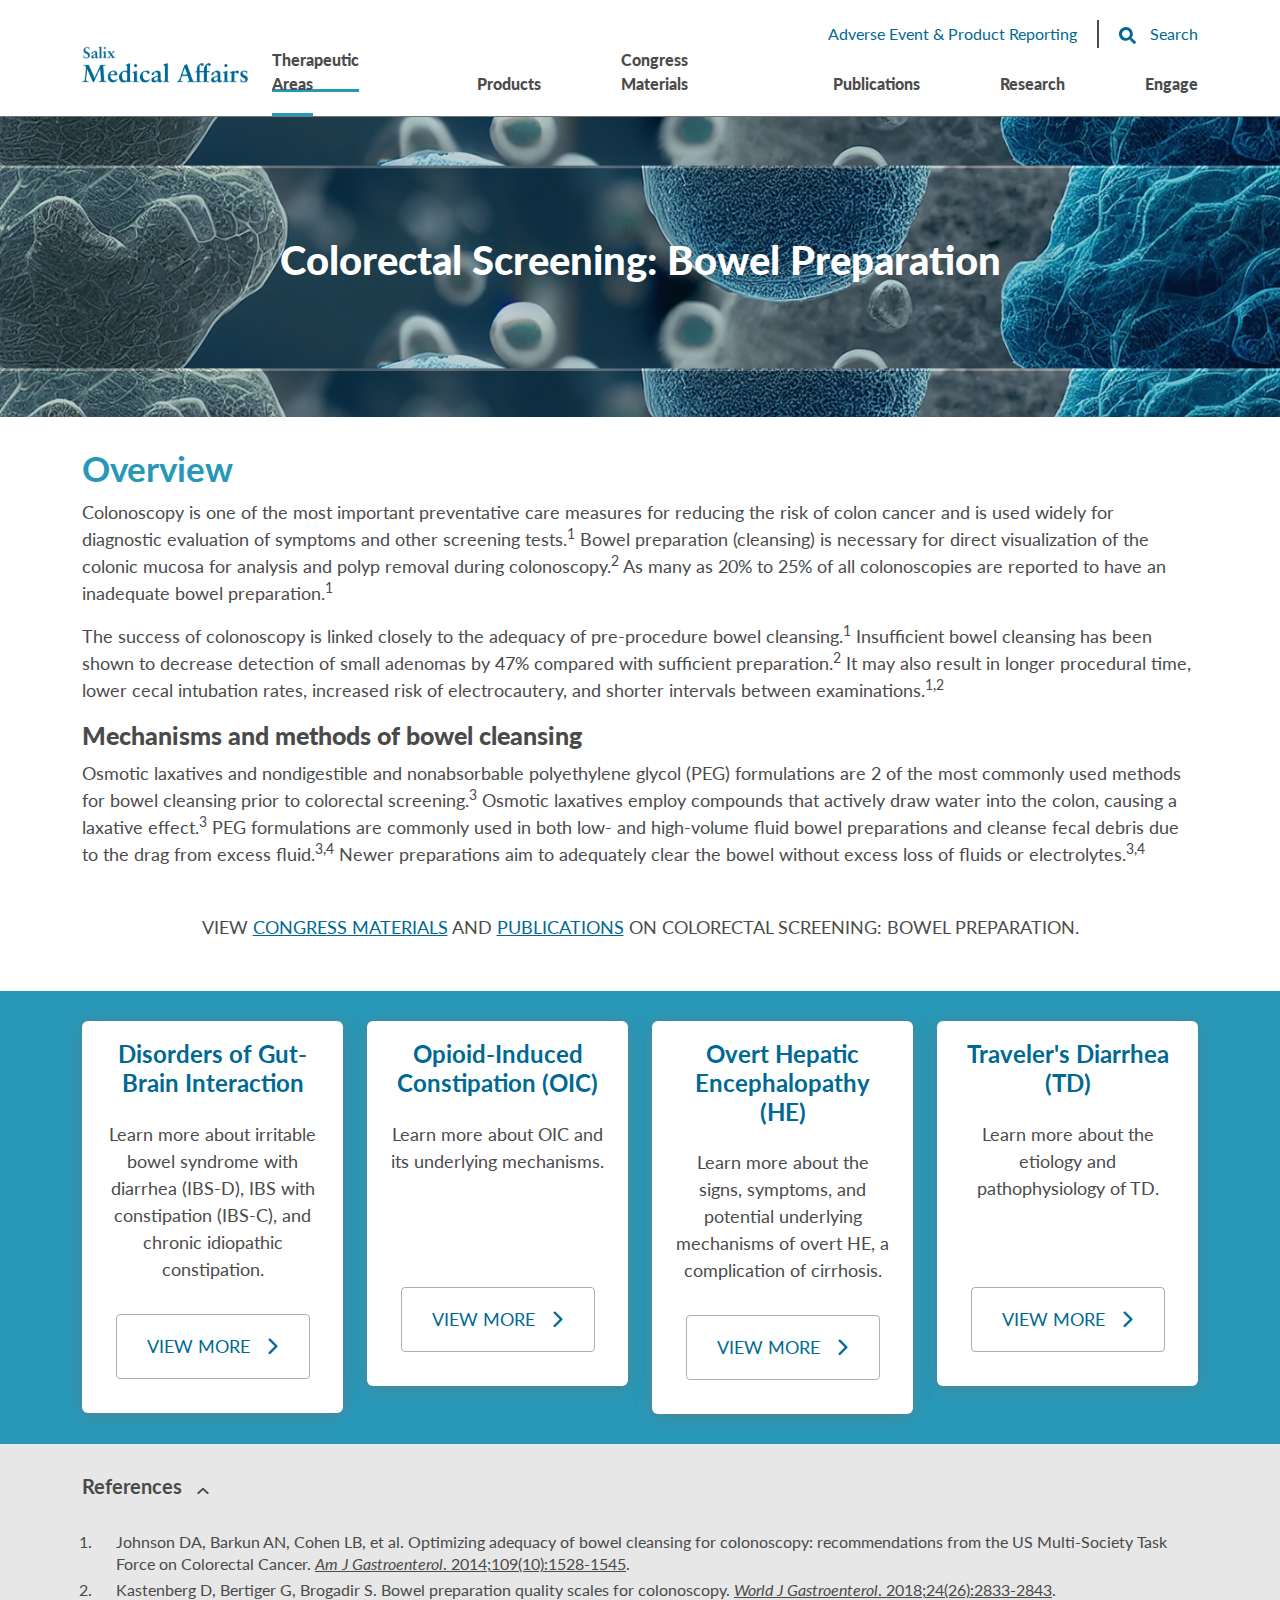
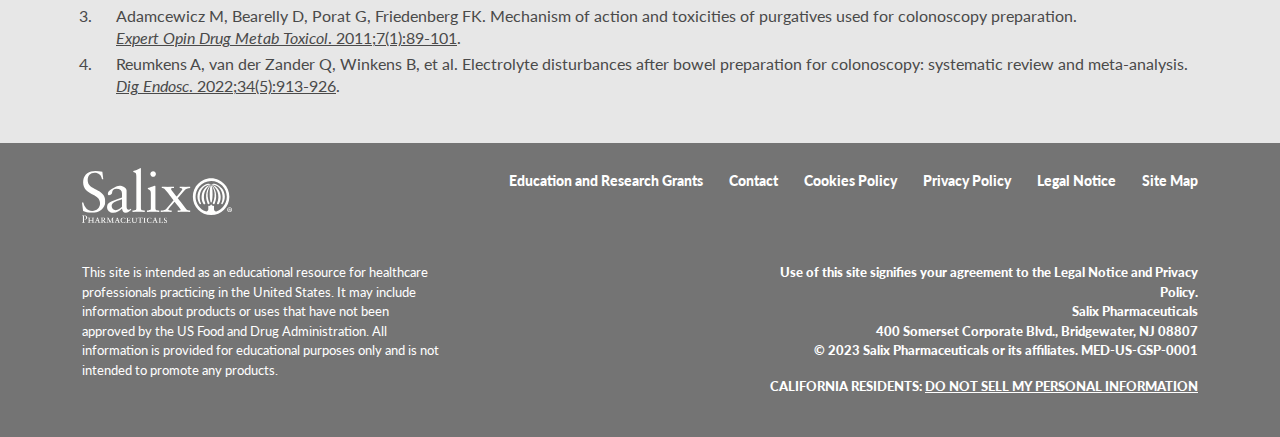
<file: salixmedical/therapeutic-areas/bowel-prep.html>
<!DOCTYPE html>
<html lang="en">
<head>
    <meta charset="UTF-8">
    <meta http-equiv="X-UA-Compatible" content="IE=edge">
    <meta name="viewport" content="width=device-width, initial-scale=1.0">
    <link rel="shortcut icon" href="http://salixmedical.uniqueforce.in/siteassets/img/favicon.png" type="image/x-icon">

    <link href="https://fonts.googleapis.com/css2?family=Lato:ital,wght@0,100;0,300;0,400;0,700;0,900;1,100;1,300;1,400;1,700;1,900&display=swap" rel="stylesheet">

    <link href="https://cdn.jsdelivr.net/npm/bootstrap@5.3.0/dist/css/bootstrap.min.css" rel="stylesheet">
    <script src="https://cdn.jsdelivr.net/npm/bootstrap@5.3.0/dist/js/bootstrap.bundle.min.js"></script>

    <link rel="stylesheet" href="../assets/libraries/fontawesome/main/all.css">

    <link rel="stylesheet" href="../assets/css/style.css">
    
    <title>Colorectal Screening: Bowel Preparation</title>
</head>
<body>

    <header>
        <div class="head">
            <div class="container">
                <div class="row">
                    <div class="tophead__links">
                        <ul>
                            <li>
                                <a class="report-open" title="Adverse Event & Product Reporting">
                                    Adverse Event & Product Reporting
                                </a>
                            </li>
                            <li class="search-link">
                                <div title="Search">
                                    <img src="../assets/img/icons/icon-17x17-search.svg" alt="search">
                                    Search
                                </div>
                            </li>
                        </ul>
                    </div>
                </div>
                    
                <div class="row">
                    <head>
                        <div class="col-2">
                            <div class="head__logo">
                                <a href="/" title="Home page">
                                    <img src="../assets/img/logo-491x110-salix-logo.png" class="" alt="Salix Pharmaceuticals logo">
                                </a>
                            </div>
                        </div>
                        <div class="col-10">
                            <div class="head__links">
                                <ul>
                                    <li class="nav-link">
                                        <a href="../therapeutic-areas.html" class="active" title="Therapeutic Areas">Therapeutic Areas</a>
                                    </li>
                                    <li class="nav-link">
                                        <a href="../products.html" title="Products">Products</a>
                                    </li>
                                    <li class="nav-link">
                                        <a href="../congress-materials.html" title="Congress Materials">Congress Materials</a>
                                    </li>
                                    <li class="nav-link">
                                        <a href="../publications.html" title="Publications">Publications</a>
                                    </li>
                                    <li class="nav-link">
                                        <a href="../research.html" title="Research">Research</a>
                                    </li>
                                    <li class="nav-link">
                                        <a href="../engage.html" title="Engage">Engage</a>
                                    </li>
                                </ul>
                            </div>
                        </div>
                    </head>
                </div>
            </div>
        </div>
    </header>

    <section class="sub-banner">
        <div class="banner__therapeutic-sub">
            <div class="container">
                <div class="row justify-content-between align-items-center">
                    <div class="col-12">
                        <div class="subbanner__head">
                            <h1 class="subbanner__heading">Colorectal Screening: Bowel Preparation</h1>
                        </div>
                    </div>
                </div>
            </div>
        </div>
    </section>

    <section>
        <div class="therapeutic">
            <div class="container">
                <div class="section__container">
                    <div class="row">
                        <div class="col-12">
                            <div class="page-items">
                                <div class="item-list sub-list">
                                    <h2 class="list-head">Overview</h2>
                                    <p>
                                        Colonoscopy is one of the most important preventative care measures for reducing the risk of colon cancer 
                                        and is used widely for diagnostic evaluation of symptoms and other screening tests.<sup>1</sup> Bowel preparation 
                                        (cleansing) is necessary for direct visualization of the colonic mucosa for analysis and polyp removal 
                                        during colonoscopy.<sup>2</sup> As many as 20% to 25% of all colonoscopies are reported to have an inadequate bowel 
                                        preparation.<sup>1</sup>
                                    </p>
                                    <p>
                                        The success of colonoscopy is linked closely to the adequacy of pre-procedure bowel cleansing.<sup>1</sup> 
                                        Insufficient bowel cleansing has been shown to decrease detection of small adenomas by 47% compared with 
                                        sufficient preparation.<sup>2</sup> It may also result in longer procedural time, lower cecal intubation rates, 
                                        increased risk of electrocautery, and shorter intervals between examinations.<sup>1,2</sup>
                                    </p>
                                    <h4 class="product-name">Mechanisms and methods of bowel cleansing</h4>
                                    <p>
                                        Osmotic laxatives and nondigestible and nonabsorbable polyethylene glycol (PEG) formulations are 2 of the 
                                        most commonly used methods for bowel cleansing prior to colorectal screening.<sup>3</sup> Osmotic laxatives employ 
                                        compounds that actively draw water into the colon, causing a laxative effect.<sup>3</sup> PEG formulations are 
                                        commonly used in both low- and high-volume fluid bowel preparations and cleanse fecal debris due to the 
                                        drag from excess fluid.<sup>3,4</sup> Newer preparations aim to adequately clear the bowel without excess loss of 
                                        fluids or electrolytes.<sup>3,4</sup>
                                    </p>
                                    <div class="material-link">
                                        <p>
                                            VIEW 
                                            <a href="../congress-materials.html" title="CONGRESS MATERIALS">CONGRESS MATERIALS</a> 
                                            AND 
                                            <a href="../publications.html" title="PUBLICATIONS">PUBLICATIONS</a>
                                            ON COLORECTAL SCREENING: BOWEL PREPARATION.
                                        </p>
                                    </div>
                                </div>
                            </div>
                        </div>
                    </div>
                </div>
            </div>
        </div>
    </section>

    <section>
        <div class="blcard__container">
            <div class="container">
                <div class="section__container">
                    <div class="row justify-content-between">
                        <div class="col-lg-3 lg-md-6 col-sm-12">
                            <div class="blcard inner-blcard">
                                <div class="blcard-head">
                                    <a href="DGBI.html">
                                        <h4>Disorders of Gut-Brain Interaction</h4>
                                    </a>
                                </div>
                                <div class="blcard-copy">
                                    <p>Learn more about irritable bowel syndrome with diarrhea (IBS-D), IBS with constipation (IBS-C), and 
                                        chronic idiopathic constipation.</p>
                                </div>
                                <div class="blcard-btn">
                                    <a href="DGBI.html" class="link">
                                        <button type="button">
                                            VIEW MORE <span class="fa fa-chevron-right" aria-hidden="true"></span>
                                        </button>
                                    </a>
                                </div>
                            </div>
                        </div>
                        <div class="col-lg-3 lg-md-6 col-sm-12">
                            <div class="blcard inner-blcard">
                                <div class="blcard-head">
                                    <a href="OIC.html">
                                        <h4>Opioid-Induced Constipation (OIC)</h4>
                                    </a>
                                </div>
                                <div class="blcard-copy">
                                    <p>Learn more about OIC and its underlying mechanisms.</p>
                                </div>
                                <div class="blcard-btn">
                                    <a href="OIC.html" class="link">
                                        <button type="button">
                                            VIEW MORE <span class="fa fa-chevron-right" aria-hidden="true"></span>
                                        </button>
                                    </a>
                                </div>
                            </div>
                        </div>
                        <div class="col-lg-3 lg-md-6 col-sm-12">
                            <div class="blcard inner-blcard">
                                <div class="blcard-head">
                                    <a href="OHE.html">
                                        <h4>Overt Hepatic Encephalopathy (HE)</h4>
                                    </a>
                                </div>
                                <div class="blcard-copy">
                                    <p>Learn more about the signs, symptoms, and potential underlying mechanisms of overt HE, a complication of 
                                        cirrhosis.</p>
                                </div>
                                <div class="blcard-btn">
                                    <a href="OHE.html" class="link">
                                        <button type="button">
                                            VIEW MORE <span class="fa fa-chevron-right" aria-hidden="true"></span>
                                        </button>
                                    </a>
                                </div>
                            </div>
                        </div>
                        <div class="col-lg-3 lg-md-6 col-sm-12">
                            <div class="blcard inner-blcard">
                                <div class="blcard-head">
                                    <a href="travelers-diarrhea.html">
                                        <h4>Traveler's Diarrhea (TD)</h4>
                                    </a>
                                </div>
                                <div class="blcard-copy">
                                    <p>Learn more about the etiology and pathophysiology of TD.</p>
                                </div>
                                <div class="blcard-btn">
                                    <a href="travelers-diarrhea.html" class="link">
                                        <button type="button">
                                            VIEW MORE <span class="fa fa-chevron-right" aria-hidden="true"></span>
                                        </button>
                                    </a>
                                </div>
                            </div>
                        </div>
                    </div>
                </div>
            </div>
        </div>
    </section>

    <section>
        <div class="reference__container">
            <div class="container">
                <div class="section__container">
                    <div class="row">
                        <div class="col-12">
                            <div class="refer__head">
                                <div class="refer__heading">
                                    <h5 class="refer-heading">References</h5> 
                                    <img src="../assets/img/icons/icon-1x1-caret-down.svg" class="heading-arrow" alt="down arrow">
                                </div>
                            </div>
                            <div class="refer__body">
                                <ol>
                                    <li>
                                        Johnson DA, Barkun AN, Cohen LB, et al. Optimizing adequacy of bowel cleansing for colonoscopy: 
                                        recommendations from the US Multi-Society Task Force on Colorectal Cancer. 
                                        <span>
                                            <a data-href="https://pubmed.ncbi.nlm.nih.gov/25239068/" class="call-refer">
                                                <em>Am J Gastroenterol</em>. 2014;109(10):1528-1545</a>.
                                        </span>
                                    </li>
                                    <li>
                                        Kastenberg D, Bertiger G, Brogadir S. Bowel preparation quality scales for colonoscopy. 
                                        <span>
                                            <a data-href="https://www.ncbi.nlm.nih.gov/pmc/articles/PMC6048432/" class="call-refer">
                                                <em>World J Gastroenterol</em>. 2018;24(26):2833-2843</a>.
                                        </span>
                                    </li>
                                    <li>
                                        Adamcewicz M, Bearelly D, Porat G, Friedenberg FK. Mechanism of action and toxicities of purgatives used 
                                        for colonoscopy preparation. 
                                        <span>
                                            <a data-href="https://www.ncbi.nlm.nih.gov/pmc/articles/PMC3030244/" class="call-refer">
                                                <em>Expert Opin Drug Metab Toxicol</em>. 2011;7(1):89-101</a>.
                                        </span>
                                    </li>
                                    <li>
                                        Reumkens A, van der Zander Q, Winkens B, et al. Electrolyte disturbances after bowel preparation for 
                                        colonoscopy: systematic review and meta-analysis. 
                                        <span>
                                            <a data-href="https://pubmed.ncbi.nlm.nih.gov/35037327/" class="call-refer">
                                                <em>Dig Endosc</em>. 2022;34(5):913-926</a>.
                                        </span>
                                    </li>
                                </ol>
                            </div>
                        </div>
                    </div>
                </div>
            </div>
        </div>
    </section>

    <footer>
        <div class="footer">
            <div class="container">
                <div class="row justify-content-between">
                    <div class="col-lg-2 clo-sm-12">
                        <div class="footerlogo">
                            <img src="../assets/img/logo-150x54-salix-logo-white.svg" alt="footer logo">
                        </div>
                    </div>
                    <div class="col-lg-10 col-sm-12">
                        <div class="footer__links">
                            <ul>
                                <li>
                                    <a href="https://www.bauschhealth-grants.com/" class="footer__link" title="Education and Research Grants" 
                                    target="_blank" rel="noopener noreferrer">Education and Research Grants</a>
                                </li>
                                <li>
                                    <a href="../engage.html" class="footer__link" title="Contact">Contact</a>
                                </li>
                                <li>
                                    <a href="https://www.bauschhealth.com/siteassets/pdf/bausch-health-companies-website-cookie-policy.pdf" 
                                    class="footer__link" title="Cookies Policy" target="_blank" rel="noopener noreferrer">Cookies Policy</a>
                                </li>
                                <li>
                                    <a href="https://www.bauschhealth.com/privacy-policy" class="footer__link" title="Privacy Policy" 
                                    target="_blank" rel="noopener noreferrer">Privacy Policy</a>
                                </li>
                                <li>
                                    <a href="https://www.bauschhealth.com/terms/" class="footer__link" title="Legal Notice" target="_blank" 
                                    rel="noopener noreferrer">Legal Notice</a>
                                </li>
                                <li>
                                    <a href="../site-map.html" class="footer__link" title="Site Map">Site Map</a>
                                </li>
                            </ul>
                        </div>
                    </div>
                </div>
                <div class="footer__content">
                    <div class="row justify-content-between">
                        <div class="col-xxl-5 col-lg-5 col-md-6 col-sm-12">
                            <div class="footer__logo-text">
                                <p>
                                    This site is intended as an educational resource for healthcare professionals practicing in the United States. 
                                    It may include information about products or uses that have not been approved by the US Food and Drug 
                                    Administration. All information is provided for educational purposes only and is not intended to promote any 
                                    products.
                                </p>
                            </div>
                        </div>
                        <div class="col-xxl-5 col-lg-5 col-md-6 col-sm-12">
                            <div class="footer__info-text">
                                <p class="info-text">
                                    Use of this site signifies your agreement to the Legal Notice and Privacy Policy. <br>
                                    Salix Pharmaceuticals <br> 400 Somerset Corporate Blvd., Bridgewater, NJ 08807 <br>
                                    © 2023 Salix Pharmaceuticals or its affiliates. MED-US-GSP-0001
                                </p>
                                <p class="california">
                                    CALIFORNIA RESIDENTS: 
                                    <a href="http://go.bauschhealth.com/california-privacy-optout.html" title="DO NOT SELL MY PERSONAL INFORMATION" 
                                    target="_blank" rel="noopener noreferrer">DO NOT SELL MY PERSONAL INFORMATION</a>
                                </p>
                            </div>
                        </div>
                    </div>
                </div>
            </div>
        </div>
    </footer>

    <!-- Report PopUp -->
    <div class="reportpopup">
        <div class="popup-box">
            <div class="popup-close">
                <div class="close-btn"></div>
            </div>
            <div class="popup-body">
                <p>
                    This site is not to be used to report adverse events or product complaints electronically. To report an adverse event or 
                    product complaint, contact Salix Pharmaceuticals at<br> 1-800-321-4576 or FDA at 1-800-FDA-1088 or
                    <a href="https://www.fda.gov/safety/medwatch-fda-safety-information-and-adverse-event-reporting-program" class="report-continue" 
                    target="_blank" rel="noopener noreferrer">https://www.fda.gov/madwatch</a>.
                </p>
            </div>
        </div>
    </div>
    <!-- Report PopUp End -->

    <!-- banner search area -->
    <div class="search-popup">
        <div class="col-lg-4 col-md-7 col-sm-10">
            <div class="searchoverlay">
                <div class="searchoverlay-close">
                    <img src="../assets/img/icons/icon-30x30-close.svg" class="overlay-close" alt="Overlay close button">
                </div>
                <div class="searcharea">
                    <div class="searcharea-head">
                        <h2>Search</h2>
                    </div>
                    <div class="searcharea-fields">
                        <p><em>*Required field</em></p>
                        <form action="">
                            <div class="field">
                                <label for="">Select a product*</label>
                                <div class="dropdown">Select
                                    <img src="../assets/img/icons/icon-1x1-caret-down.svg" alt="">
                                </div>
                            </div>
                            <div class="field">
                                <label for="">Select a therapeutic area*</label>
                                <div class="dropdown">Select
                                    <img src="../assets/img/icons/icon-1x1-caret-down.svg" alt="">
                                </div>
                            </div>
                            <div class="field">
                                <label for="">Enter keyword(s)</label>
                                <div class="dropdown">Keyword</div>
                            </div>
                            <div class="searcharea-btn">
                                <button class="btn">
                                    Search <img src="../assets/img/icons/img-8x12-path-black.png" alt="">
                                </button>
                            </div>
                        </form>
                    </div>
                </div>
            </div>
        </div>
    </div>
    <!-- banner search area -->

    <!-- Reference PopUp -->
    <div class="referencepopup">
        <div class="popup__container">
            <div class="leaving-text">
                <h5 class="heading">You are now leaving the Salix Medical Affairs website.</h5>
                <p>The website you are about to visit is not affiliated with Salix Pharmaceuticals or its affiliated entities, and Salix is not 
                    responsible for the content, format, maintenance, or policies of the website you are about to visit. Salix Pharmaceuticals or 
                    its affiliated entities do not monitor non-affiliated websites for accuracy. This link does not imply endorsement or support 
                    of any programs, products, or services associated with the website.</p>
            </div>
            <div class="leaving-btns">
                <a href="" class="btn proceed-btn" target="_blank" rel="noopener noreferrer">
                    Proceed <i class="fa-solid fa-arrow-right"></i>
                </a>
                <a class="btn cancel-btn">
                    Cancel <i class="fa-solid fa-arrow-right"></i>
                </a>
            </div>
        </div>
    </div>
    <!-- Reference PopUp End -->

    <script src="../assets/js/index.js"></script>
    
</body>
</html>
</file>
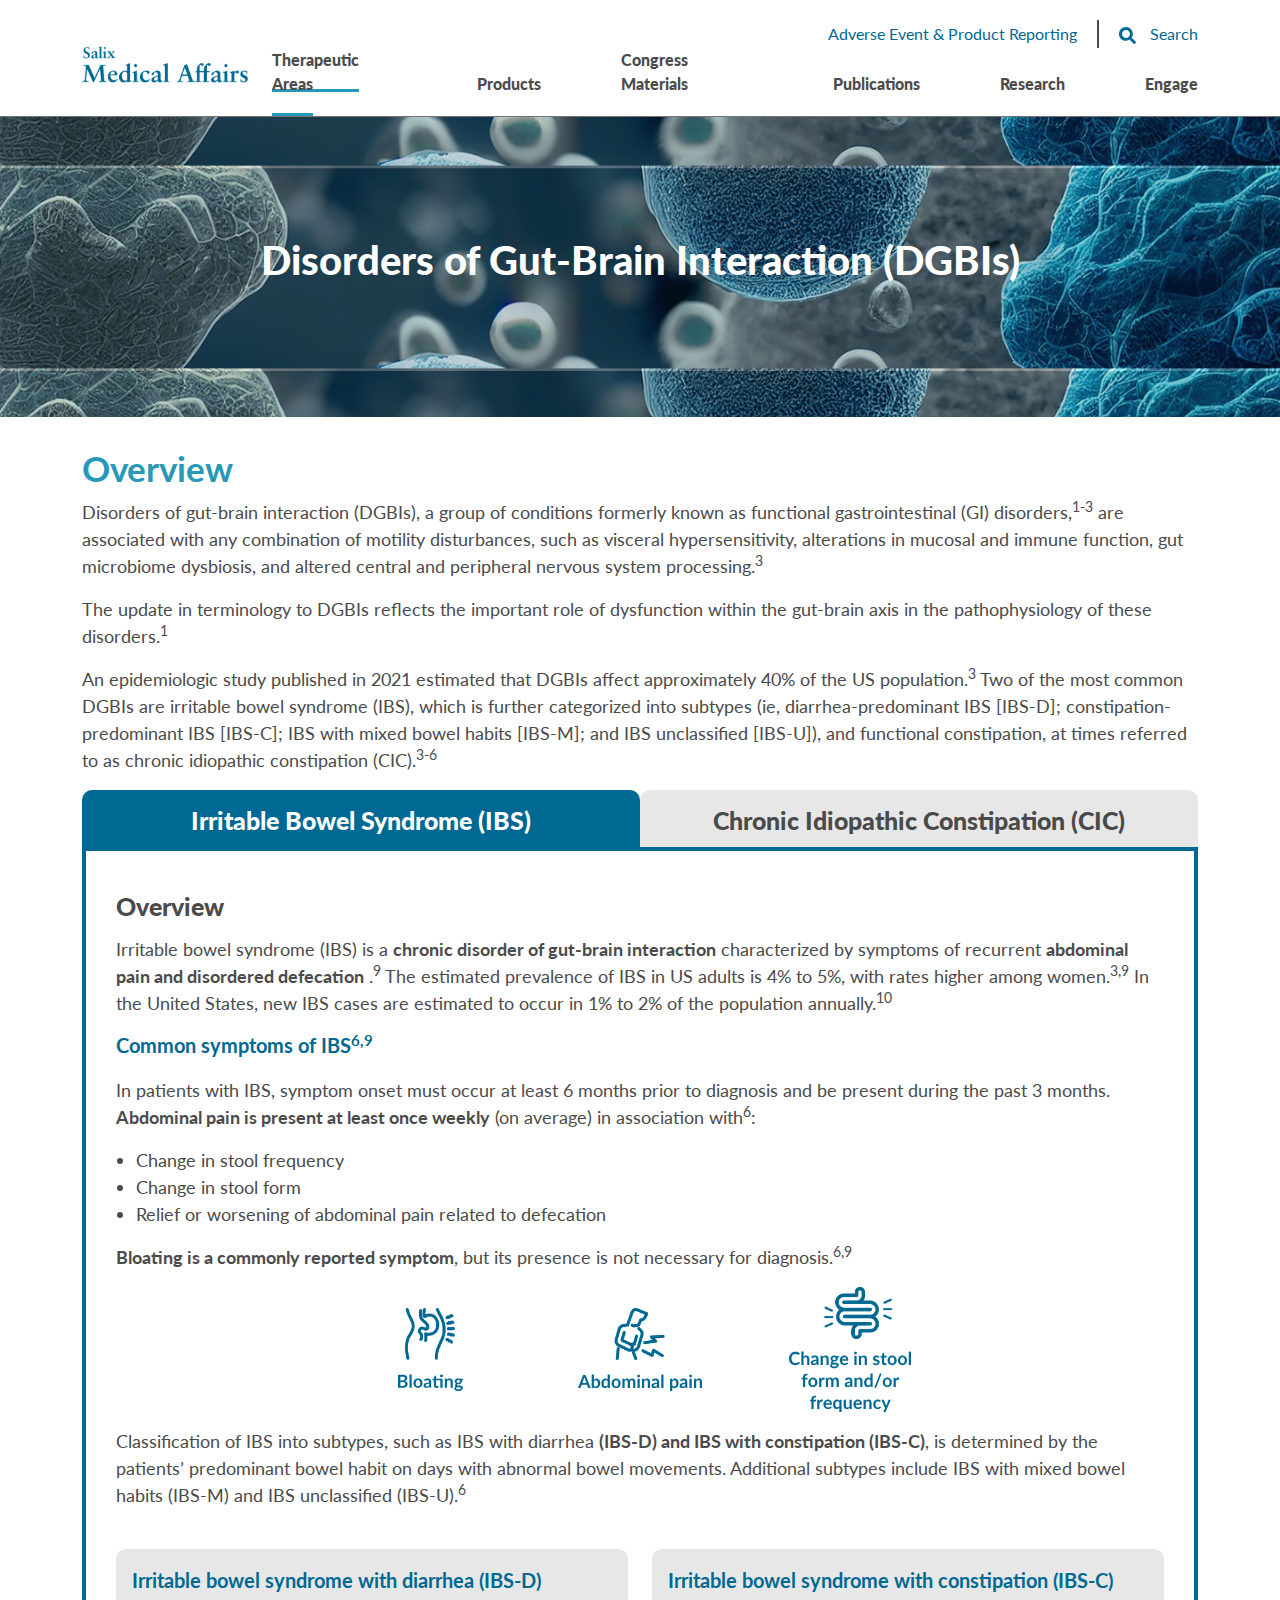
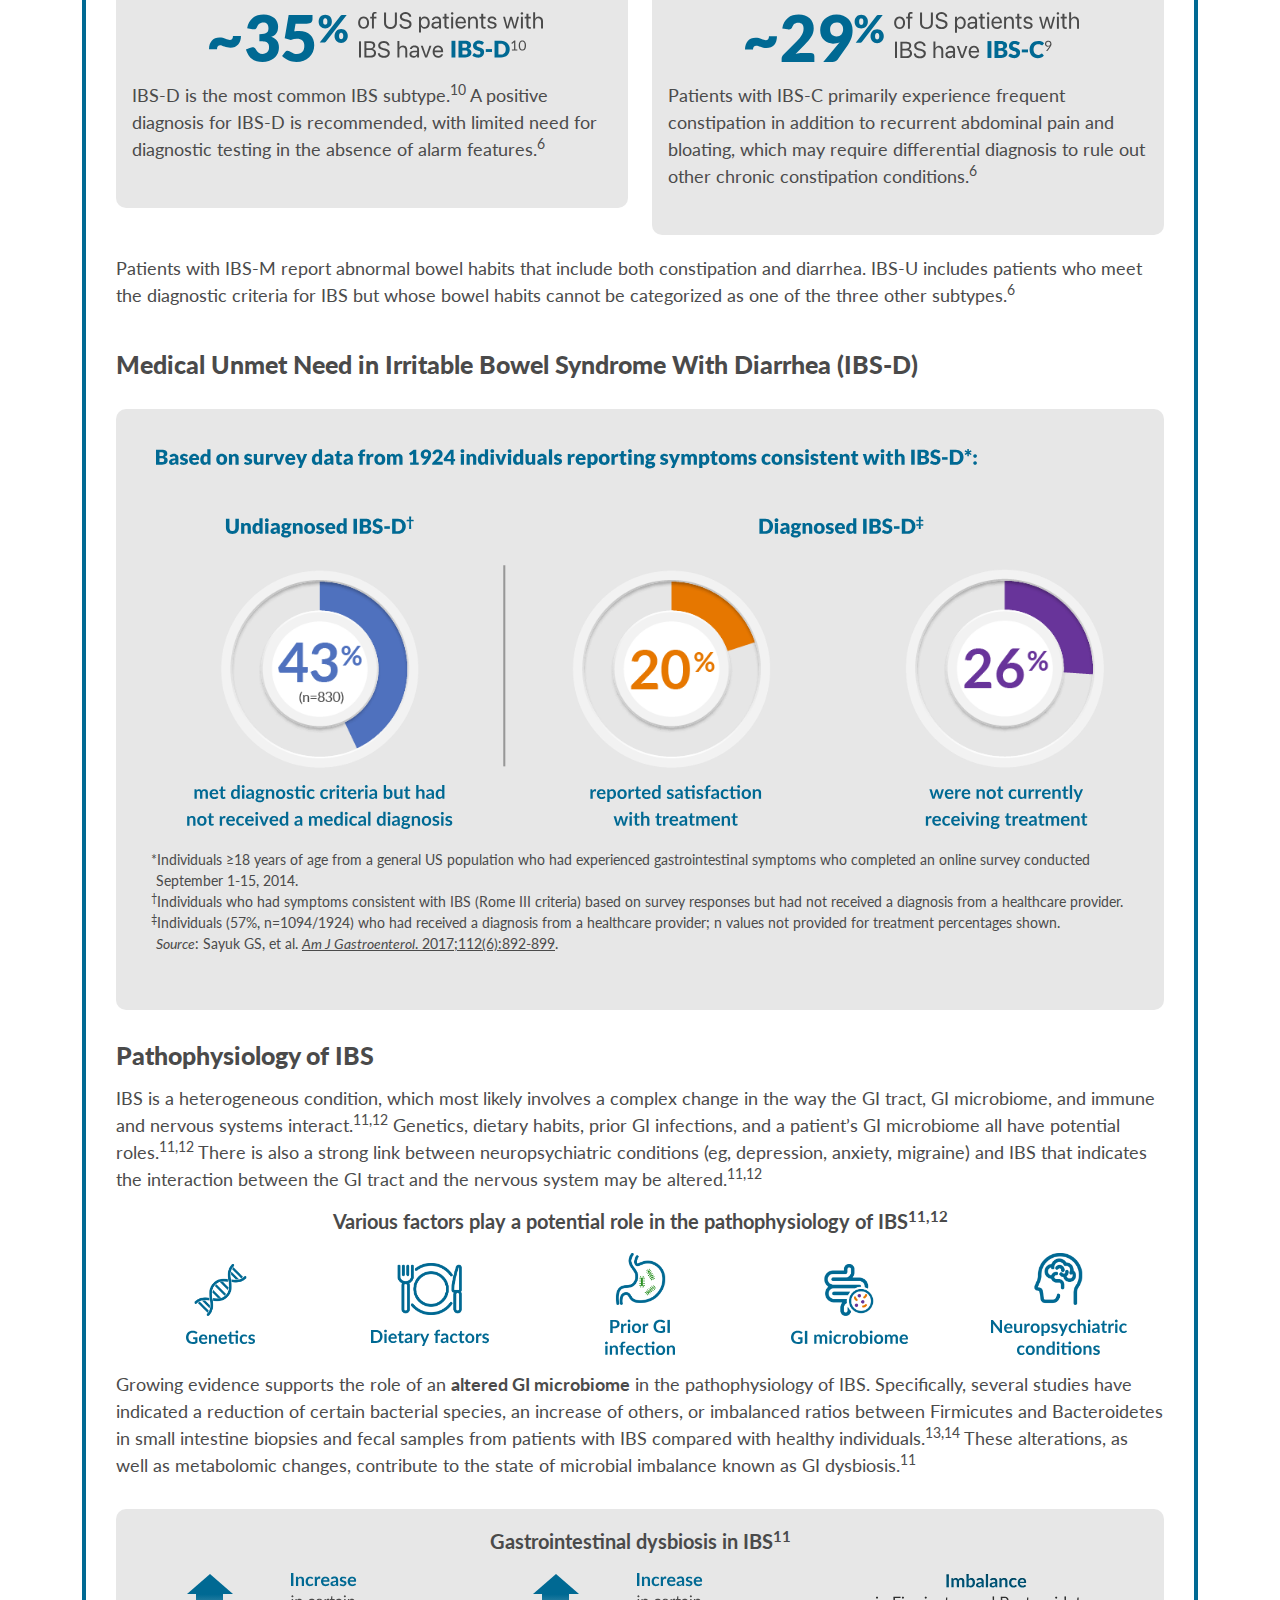
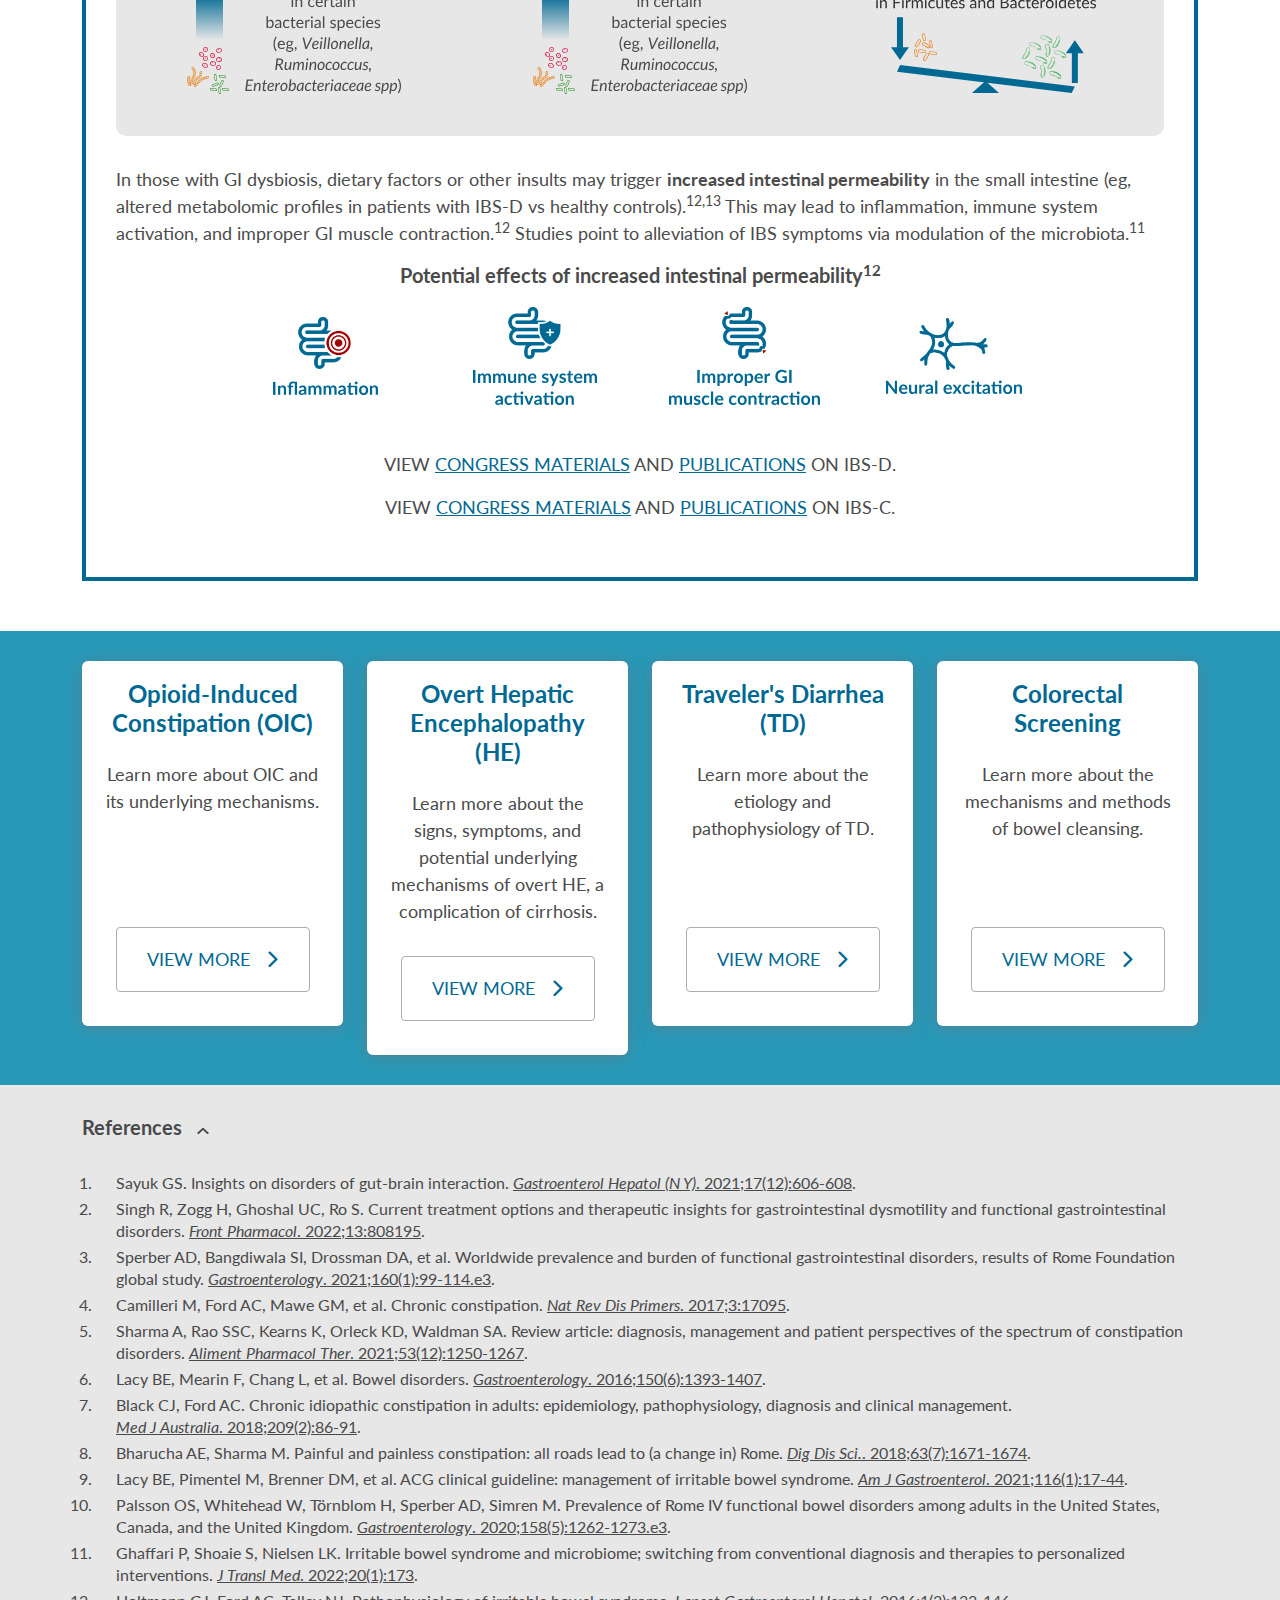
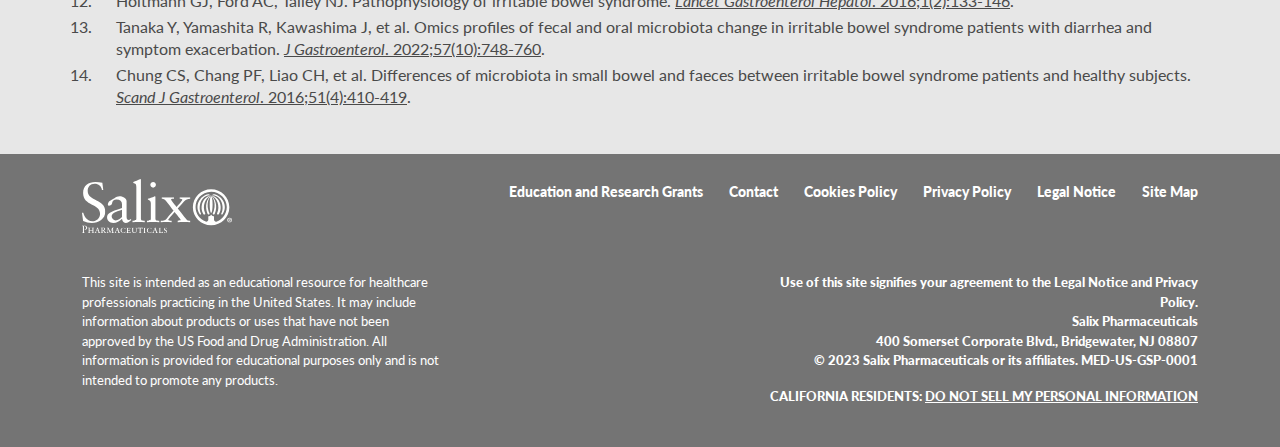
<file: salixmedical/therapeutic-areas/DGBI.html>
<!DOCTYPE html>
<html lang="en">
<head>
    <meta charset="UTF-8">
    <meta http-equiv="X-UA-Compatible" content="IE=edge">
    <meta name="viewport" content="width=device-width, initial-scale=1.0">
    <link rel="shortcut icon" href="http://salixmedical.uniqueforce.in/siteassets/img/favicon.png" type="image/x-icon">

    <link href="https://fonts.googleapis.com/css2?family=Lato:ital,wght@0,100;0,300;0,400;0,700;0,900;1,100;1,300;1,400;1,700;1,900&display=swap" rel="stylesheet">

    <link href="https://cdn.jsdelivr.net/npm/bootstrap@5.3.0/dist/css/bootstrap.min.css" rel="stylesheet">
    <script src="https://cdn.jsdelivr.net/npm/bootstrap@5.3.0/dist/js/bootstrap.bundle.min.js"></script>

    <link rel="stylesheet" href="../assets/libraries/fontawesome/main/all.css">

    <link rel="stylesheet" href="../assets/css/style.css">
    
    <title>Disorders of Gut-Brain Interaction</title>
</head>
<body>

    <header>
        <div class="head">
            <div class="container">
                <div class="row">
                    <div class="tophead__links">
                        <ul>
                            <li>
                                <a class="report-open" title="Adverse Event & Product Reporting">
                                    Adverse Event & Product Reporting
                                </a>
                            </li>
                            <li class="search-link">
                                <div title="Search">
                                    <img src="../assets/img/icons/icon-17x17-search.svg" alt="search">
                                    Search
                                </div>
                            </li>
                        </ul>
                    </div>
                </div>
                    
                <div class="row">
                    <head>
                        <div class="col-2">
                            <div class="head__logo">
                                <a href="/" title="Home page">
                                    <img src="../assets/img/logo-491x110-salix-logo.png" class="" alt="Salix Pharmaceuticals logo">
                                </a>
                            </div>
                        </div>
                        <div class="col-10">
                            <div class="head__links">
                                <ul>
                                    <li class="nav-link">
                                        <a href="../therapeutic-areas.html" class="active" title="Therapeutic Areas">Therapeutic Areas</a>
                                    </li>
                                    <li class="nav-link">
                                        <a href="../products.html" title="Products">Products</a>
                                    </li>
                                    <li class="nav-link">
                                        <a href="../congress-materials.html" title="Congress Materials">Congress Materials</a>
                                    </li>
                                    <li class="nav-link">
                                        <a href="../publications.html" title="Publications">Publications</a>
                                    </li>
                                    <li class="nav-link">
                                        <a href="../research.html" title="Research">Research</a>
                                    </li>
                                    <li class="nav-link">
                                        <a href="../engage.html" title="Engage">Engage</a>
                                    </li>
                                </ul>
                            </div>
                        </div>
                    </head>
                </div>
            </div>
        </div>
    </header>

    <section class="sub-banner">
        <div class="banner__therapeutic-sub">
            <div class="container">
                <div class="row justify-content-between align-items-center">
                    <div class="col-12">
                        <div class="subbanner__head">
                            <h1 class="subbanner__heading">Disorders of Gut-Brain Interaction (DGBIs)</h1>
                        </div>
                    </div>
                </div>
            </div>
        </div>
    </section>

    <section>
        <div class="therapeutic">
            <div class="container">
                <div class="section__container">
                    <div class="row">
                        <div class="col-12">
                            <div class="page-items">
                                <div class="item-list sub-list">
                                    <h2 class="list-head">Overview</h2>
                                    <p>
                                        Disorders of gut-brain interaction (DGBIs), a group of conditions formerly known as functional 
                                        gastrointestinal (GI) disorders,<sup>1-3</sup> are associated with any combination of motility disturbances, 
                                        such as visceral hypersensitivity, alterations in mucosal and immune function, gut microbiome dysbiosis, 
                                        and altered central and peripheral nervous system processing.<sup>3</sup>
                                    </p>
                                    <p>
                                        The update in terminology to DGBIs reflects the important role of dysfunction within the gut-brain axis in 
                                        the pathophysiology of these disorders.<sup>1</sup>
                                    </p>
                                    <p>
                                        An epidemiologic study published in 2021 estimated that DGBIs affect approximately 40% of the US 
                                        population.<sup>3</sup> Two of the most common DGBIs are irritable bowel syndrome (IBS), which is further 
                                        categorized into subtypes (ie, diarrhea-predominant IBS [IBS-D]; constipation-predominant IBS [IBS-C]; IBS 
                                        with mixed bowel habits [IBS-M]; and IBS unclassified [IBS-U]), and functional constipation, at times 
                                        referred to as chronic idiopathic constipation (CIC).<sup>3-6</sup>
                                    </p>
                                    <div class="dgbi-tab__container">
                                        <div class="dgbi-tab__head">
                                            <div class="ibs-tab-heading active">
                                                <h4 class="product-name">Irritable Bowel Syndrome (IBS)</h4>
                                            </div>
                                            <div class="cic-tab-heading">
                                                <h4 class="product-name">Chronic Idiopathic Constipation (CIC)</h4>
                                            </div>
                                        </div>
                                        <div class="ibs-tab__container">
                                            <div class="ibs-tab__head device active">
                                                <h4 class="product-name">Irritable Bowel Syndrome (IBS)</h4>
                                            </div>
                                            <div class="ibs-tab__body">
                                                <h4 class="product-name">Overview</h4>
                                                <p>
                                                    Irritable bowel syndrome (IBS) is a <strong>chronic disorder of gut-brain interaction</strong>
                                                    characterized by symptoms of recurrent <strong>abdominal pain and disordered defecation</strong>
                                                    .<sup>9</sup> The estimated prevalence of IBS in US adults is 4% to 5%, with rates higher 
                                                    among women.<sup>3,9</sup> In the United States, new IBS cases are estimated to occur in 1% to 
                                                    2% of the population annually.<sup>10</sup>
                                                </p>
                                                <h5>Common symptoms of IBS<sup>6,9</sup></h5>
                                                <p>
                                                    In patients with IBS, symptom onset must occur at least 6 months prior to diagnosis and be 
                                                    present during the past 3 months. <strong>Abdominal pain is present at least once weekly</strong>
                                                    (on average) in association with<sup>6</sup>:
                                                </p>
                                                <ul class="bullet-text">
                                                    <li>Change in stool frequency</li>
                                                    <li>Change in stool form</li>
                                                    <li>Relief or worsening of abdominal pain related to defecation</li>
                                                </ul>
                                                <p>
                                                    <strong>Bloating is a commonly reported symptom</strong>, but its presence is not necessary 
                                                    for diagnosis.<sup>6,9</sup>
                                                </p>
                                                <div class="grapic-img">
                                                    <ul>
                                                        <li>
                                                            <img class="img-fluid" src="../assets/img/tab/img-145x103-bloating.svg" alt="Bloating icon">
                                                        </li>
                                                        <li>
                                                            <img class="img-fluid" src="../assets/img/tab/img-145x103-abdominal-pain.svg" alt="Abdominal pain icon">
                                                        </li>
                                                        <li>
                                                            <img class="img-fluid" src="../assets/img/tab/img-145x103-change-in-stool-new.svg" alt="Stool form and/or frequency icon">
                                                        </li>
                                                    </ul>
                                                </div>
                                                <p class="space-40">
                                                    Classification of IBS into subtypes, such as IBS with diarrhea <strong>(IBS-D) and IBS with 
                                                    constipation (IBS-C)</strong>, is determined by the patients’ predominant bowel habit on days 
                                                    with abnormal bowel movements. Additional subtypes include IBS with mixed bowel habits (IBS-M) 
                                                    and IBS unclassified (IBS-U).<sup>6</sup>
                                                </p>
                                                <div class="row gray-boxes">
                                                    <div class="col-lg-6 col-md-12">
                                                        <div class="gray-box">
                                                            <h5>Irritable bowel syndrome with diarrhea (IBS-D)</h5>
                                                            <div class="gray-box-img">
                                                                <img src="../assets/img/tab/img-334x50-35-of-us-patients.svg" 
                                                                alt="IBS-D prevalence 35% infographic" class="img-fluid">
                                                            </div>
                                                            <p>
                                                                IBS-D is the most common IBS subtype.<sup>10</sup> A positive diagnosis for IBS-D 
                                                                is recommended, with limited need for diagnostic testing in the absence of alarm 
                                                                features.<sup>6</sup>
                                                            </p>
                                                        </div>
                                                    </div>
                                                    <div class="col-lg-6 col-md-12">
                                                        <div class="gray-box">
                                                            <h5>Irritable bowel syndrome with constipation (IBS-C)</h5>
                                                            <div class="gray-box-img">
                                                                <img src="../assets/img/tab/img-334x50-29-of-us-patients.svg" 
                                                                alt="IBS-C prevalence 29% infographic" class="img-fluid">
                                                            </div>
                                                            <p>
                                                                Patients with IBS-C primarily experience frequent constipation in addition to 
                                                                recurrent abdominal pain and bloating, which may require differential diagnosis to 
                                                                rule out other chronic constipation conditions.<sup>6</sup>
                                                            </p>
                                                        </div>
                                                    </div>
                                                </div>
                                                <p class="space-40">
                                                    Patients with IBS-M report abnormal bowel habits that include both constipation and diarrhea. 
                                                    IBS-U includes patients who meet the diagnostic criteria for IBS but whose bowel habits cannot 
                                                    be categorized as one of the three other subtypes.<sup>6</sup>
                                                </p>
                                                <h4 class="product-name">Medical Unmet Need in Irritable Bowel Syndrome With Diarrhea (IBS-D)</h4>
                                                <div class="gray-box">
                                                    <div class="chart-img">
                                                        <img src="../assets/img/tab/img-937x368-dbi-survey.svg" alt="dgbichart">
                                                    </div>
                                                    <div class="footnote">
                                                        <ol>
                                                            <li>
                                                                *Individuals ≥18 years of age from a general US population who had experienced 
                                                                gastrointestinal symptoms who completed an online survey conducted September 1-15, 
                                                                2014.
                                                            </li>
                                                            <li>
                                                                <sup>†</sup>Individuals who had symptoms consistent with IBS (Rome III criteria) 
                                                                based on survey responses but had not received a diagnosis from a healthcare 
                                                                provider.
                                                            </li>
                                                            <li>
                                                                <sup>‡</sup>Individuals (57%, n=1094/1924) who had received a diagnosis from a 
                                                                healthcare provider; n values not provided for treatment percentages shown.
                                                            </li>
                                                            <li>
                                                                <em>Source</em>: Sayuk GS, et al. 
                                                                <a data-href="https://pubmed.ncbi.nlm.nih.gov/28094313/" class="call-refer" target="_blank" 
                                                                rel="noopener noreferrer"><em>Am J Gastroenterol</em>. 2017;112(6):892-899</a>.
                                                            </li>
                                                        </ol>
                                                    </div>
                                                </div>
                                                <h4 class="product-name">Pathophysiology of IBS</h4>
                                                <p>
                                                    IBS is a heterogeneous condition, which most likely involves a complex change in the way the 
                                                    GI tract, GI microbiome, and immune and nervous systems interact.<sup>11,12</sup> Genetics, 
                                                    dietary habits, prior GI infections, and a patient’s GI microbiome all have potential 
                                                    roles.<sup>11,12</sup> There is also a strong link between neuropsychiatric conditions (eg, 
                                                    depression, anxiety, migraine) and IBS that indicates the interaction between the GI tract 
                                                    and the nervous system may be altered.<sup>11,12</sup>
                                                </p>
                                                <div class="grapic-img">
                                                    <h5 class="image-heading">
                                                        Various factors play a potential role in the pathophysiology of IBS<sup>11,12</sup>
                                                    </h5>
                                                    <ul>
                                                        <li>
                                                            <img class="img-fluid" src="../assets/img/tab/img-116x80-genetics.svg" alt="Genetics icon">
                                                        </li>
                                                        <li>
                                                            <img class="img-fluid" src="../assets/img/tab/img-116x80-dietary-factors.svg" alt="Dietary factors icon">
                                                        </li>
                                                        <li>
                                                            <img class="img-fluid" src="../assets/img/tab/img-116x80-prior-gi-infection.svg" alt="GI infection icon">
                                                        </li>
                                                        <li>
                                                            <img class="img-fluid" src="../assets/img/tab/img-116x80-gi-microbiome.svg" alt="GI microbiome icon">
                                                        </li>
                                                        <li>
                                                            <img class="img-fluid" src="../assets/img/tab/img-116x80-neuropsychiatric-conditions.svg" alt="Neuropsychiatric conditions icon">
                                                        </li>
                                                    </ul>
                                                </div>
                                                <p>
                                                    Growing evidence supports the role of an <strong>altered GI microbiome</strong> in the 
                                                    pathophysiology of IBS. Specifically, several studies have indicated a reduction of certain 
                                                    bacterial species, an increase of others, or imbalanced ratios between Firmicutes and 
                                                    Bacteroidetes in small intestine biopsies and fecal samples from patients with IBS compared 
                                                    with healthy individuals.<sup>13,14</sup> These alterations, as well as metabolomic changes, 
                                                    contribute to the state of microbial imbalance known as GI dysbiosis.<sup>11</sup>
                                                </p>
                                                <div class="gastro-ibs">
                                                    <div class="gray-box">
                                                        <div class="grapic-img">
                                                            <h5 class="image-heading">Gastrointestinal dysbiosis in IBS<sup>11</sup></h5>
                                                            <ul>
                                                                <li>
                                                                    <img class="img-fluid" src="../assets/img/tab/img-214x121-increase.svg" 
                                                                    alt="Reduction in bacterial species graphic">
                                                                </li>
                                                                <li>
                                                                    <img class="img-fluid" src="../assets/img/tab/img-214x121-increase.svg" 
                                                                    alt="Increase in bacterial species graphic">
                                                                </li>
                                                                <li>
                                                                    <img class="img-fluid" src="../assets/img/tab/img-214x121-imbalance.svg" 
                                                                    alt="Imbalance in bacterial species graphic">
                                                                </li>
                                                            </ul>
                                                        </div>
                                                    </div>
                                                </div>
                                                <p>
                                                    In those with GI dysbiosis, dietary factors or other insults may trigger <strong>increased 
                                                    intestinal permeability</strong> in the small intestine (eg, altered metabolomic profiles in 
                                                    patients with IBS-D vs healthy controls).<sup>12,13</sup> This may lead to inflammation, 
                                                    immune system activation, and improper GI muscle contraction.<sup>12</sup> Studies point to 
                                                    alleviation of IBS symptoms via modulation of the microbiota.<sup>11</sup>
                                                </p>
                                                <div class="grapic-img">
                                                    <h5 class="image-heading">Potential effects of increased intestinal permeability<sup>12</sup></h5>
                                                    <ul>
                                                        <li>
                                                            <img class="img-fluid" src="../assets/img/tab/img-150x98-inflammation.svg" alt="Inflammation icon">
                                                        </li>
                                                        <li>
                                                            <img class="img-fluid" src="../assets/img/tab/img-150x98-immune-system.svg" alt="Immune activation icon">
                                                        </li>
                                                        <li>
                                                            <img class="img-fluid" src="../assets/img/tab/img-150x98-improper-gi.svg" alt="GI muscle contraction icon">
                                                        </li>
                                                        <li>
                                                            <img class="img-fluid" src="../assets/img/tab/img-150x98-neural-excitation.svg" alt="Neural excitation icon">
                                                        </li>
                                                    </ul>
                                                </div>
                                                <div class="material-link">
                                                    <p>
                                                        VIEW 
                                                        <a href="../congress-materials.html" title="CONGRESS MATERIALS">CONGRESS MATERIALS</a> 
                                                        AND 
                                                        <a href="../publications.html" title="PUBLICATIONS">PUBLICATIONS</a>
                                                        ON IBS-D.
                                                    </p>
                                                    <p>
                                                        VIEW 
                                                        <a href="../congress-materials.html" title="CONGRESS MATERIALS">CONGRESS MATERIALS</a> 
                                                        AND 
                                                        <a href="../publications.html" title="PUBLICATIONS">PUBLICATIONS</a>
                                                        ON IBS-C.
                                                    </p>
                                                </div>
                                            </div>
                                        </div>
                                        <div class="cic-tab__container">
                                            <div class="cic-tab__head device">
                                                <h4 class="product-name">Chronic Idiopathic Constipation (CIC)</h4>
                                            </div>
                                            <div class="cic-tab__body">
                                                <h4 class="product-name">Overview</h4>
                                                <p>
                                                    Chronic idiopathic constipation (CIC), or functional constipation, is classified as primary 
                                                    constipation, which refers to constipation occurring as a consequence of neuromuscular 
                                                    dysfunction of the colon or anorectal sensory-motor function.<sup>5</sup> CIC is one of the 
                                                    most common primary constipation disorders, affecting nearly 10% of adults in the United 
                                                    States.<sup>3,5</sup>
                                                </p>
                                                <p class="space-40">
                                                    CIC comprises 3 subtypes – rectal evacuation disorders, slow-transit constipation, and 
                                                    normal-transit constipation, with normal-transit constipation being the most 
                                                    common.<sup>4,7</sup> Symptoms include difficult, infrequent, or incomplete defecation 
                                                    occurring over a period of 6 months or longer and present during the previous 3 
                                                    months.<sup>7</sup> Abdominal pain and bloating may be present but are not predominant; 
                                                    therefore, patients with CIC do not meet the diagnostic criteria for irritable bowel syndrome 
                                                    with constipation (IBS-C).<sup>6</sup> CIC and IBS-C are regarded by some to be constipation 
                                                    disorders along an abdominal pain continuum, rather than 2 distinct conditions.<sup>6,8</sup>
                                                </p>
                                                <h4 class="product-name">Pathophysiology of CIC</h4>
                                                <p>
                                                    The pathophysiology of the normal-transit subtype of CIC, or functional constipation, remains 
                                                    unclear and is likely multifactorial.<sup>4,7</sup> Alterations in the gut microbiota may 
                                                    increase bile acid metabolism, promote methane production, and affect epithelial function, 
                                                    altering colonic motility and fluid secretion.<sup>7</sup> Dietary and other lifestyle 
                                                    factors, as well as behavioral and psychological factors, may also be involved.<sup>6</sup>
                                                </p>
                                                <div class="material-link">
                                                    <p>
                                                        VIEW 
                                                        <a href="../congress-materials.html" title="CONGRESS MATERIALS">CONGRESS MATERIALS</a> 
                                                        AND 
                                                        <a href="../publications.html" title="PUBLICATIONS">PUBLICATIONS</a>
                                                        ON CIC.
                                                    </p>
                                                </div>
                                            </div>
                                        </div>
                                    </div>
                                    <!-- <h4 class="product-name">Etiology</h4>
                                    <p>
                                        Prolonged cycles of injury and repair progressively scar the liver and limit liver function,<sup>2</sup> 
                                        affecting both the liver tissue and underlying vasculature.<sup>3</sup> Portosystemic shunting is a common 
                                        consequence of prolonged portal vein hypertension, causing the diversion of unfiltered blood flow away 
                                        from the liver to the systemic circulation.<sup>3</sup> Cirrhosis also greatly impairs the ability of the 
                                        liver to adequately break down toxins, causing the accumulation of neurotoxic and inflammatory 
                                        agents.<sup>3</sup>
                                    </p>
                                    <div class="material-link">
                                        <p>
                                            VIEW 
                                            <a href="../congress-materials.html" title="CONGRESS MATERIALS">CONGRESS MATERIALS</a> 
                                            AND 
                                            <a href="../publications.html" title="PUBLICATIONS">PUBLICATIONS</a>
                                            ON OHE.
                                        </p>
                                    </div> -->
                                </div>
                            </div>
                        </div>
                    </div>
                </div>
            </div>
        </div>
    </section>

    <section>
        <div class="blcard__container">
            <div class="container">
                <div class="section__container">
                    <div class="row justify-content-between">
                        <div class="col-lg-3 lg-md-6 col-sm-12">
                            <div class="blcard inner-blcard">
                                <div class="blcard-head">
                                    <a href="OIC.html">
                                        <h4>Opioid-Induced Constipation (OIC)</h4>
                                    </a>
                                </div>
                                <div class="blcard-copy">
                                    <p>Learn more about OIC and its underlying mechanisms.</p>
                                </div>
                                <div class="blcard-btn">
                                    <a href="OIC.html" class="link">
                                        <button type="button">
                                            VIEW MORE <span class="fa fa-chevron-right" aria-hidden="true"></span>
                                        </button>
                                    </a>
                                </div>
                            </div>
                        </div>
                        <div class="col-lg-3 lg-md-6 col-sm-12">
                            <div class="blcard inner-blcard">
                                <div class="blcard-head">
                                    <a href="OHE.html">
                                        <h4>Overt Hepatic Encephalopathy (HE)</h4>
                                    </a>
                                </div>
                                <div class="blcard-copy">
                                    <p>Learn more about the signs, symptoms, and potential underlying mechanisms of overt HE, a complication of 
                                        cirrhosis.</p>
                                </div>
                                <div class="blcard-btn">
                                    <a href="OHE.html" class="link">
                                        <button type="button">
                                            VIEW MORE <span class="fa fa-chevron-right" aria-hidden="true"></span>
                                        </button>
                                    </a>
                                </div>
                            </div>
                        </div>
                        <div class="col-lg-3 lg-md-6 col-sm-12">
                            <div class="blcard inner-blcard">
                                <div class="blcard-head">
                                    <a href="travelers-diarrhea.html">
                                        <h4>Traveler's Diarrhea (TD)</h4>
                                    </a>
                                </div>
                                <div class="blcard-copy">
                                    <p>Learn more about the etiology and pathophysiology of TD.</p>
                                </div>
                                <div class="blcard-btn">
                                    <a href="travelers-diarrhea.html" class="link">
                                        <button type="button">
                                            VIEW MORE <span class="fa fa-chevron-right" aria-hidden="true"></span>
                                        </button>
                                    </a>
                                </div>
                            </div>
                        </div>
                        <div class="col-lg-3 lg-md-6 col-sm-12">
                            <div class="blcard inner-blcard">
                                <div class="blcard-head">
                                    <a href="bowel-prep.html">
                                        <h4>Colorectal Screening</h4>
                                    </a>
                                </div>
                                <div class="blcard-copy">
                                    <p>Learn more about the mechanisms and methods of bowel cleansing.</p>
                                </div>
                                <div class="blcard-btn">
                                    <a href="bowel-prep.html" class="link">
                                        <button type="button">
                                            VIEW MORE <span class="fa fa-chevron-right" aria-hidden="true"></span>
                                        </button>
                                    </a>
                                </div>
                            </div>
                        </div>
                    </div>
                </div>
            </div>
        </div>
    </section>

    <section>
        <div class="reference__container">
            <div class="container">
                <div class="section__container">
                    <div class="row">
                        <div class="col-12">
                            <div class="refer__head">
                                <div class="refer__heading">
                                    <h5 class="refer-heading">References</h5> 
                                    <img src="../assets/img/icons/icon-1x1-caret-down.svg" class="heading-arrow" alt="down arrow">
                                </div>
                            </div>
                            <div class="refer__body">
                                <ol>
                                    <li>
                                        Sayuk GS. Insights on disorders of gut-brain interaction. 
                                        <span>
                                            <a data-href="https://pubmed.ncbi.nlm.nih.gov/35465069/" class="call-refer">
                                                <em>Gastroenterol Hepatol (N Y)</em>.  2021;17(12):606-608</a>.
                                        </span>
                                    </li>
                                    <li>
                                        Singh R, Zogg H, Ghoshal UC, Ro S. Current treatment options and therapeutic insights for gastrointestinal 
                                        dysmotility and functional gastrointestinal disorders.  
                                        <span>
                                            <a data-href="https://pubmed.ncbi.nlm.nih.gov/35145413/" class="call-refer">
                                                <em>Front Pharmacol</em>. 2022;13:808195</a>.
                                        </span>
                                    </li>
                                    <li>
                                        Sperber AD, Bangdiwala SI, Drossman DA, et al. Worldwide prevalence and burden of functional 
                                        gastrointestinal disorders, results of Rome Foundation global study. 
                                        <span>
                                            <a data-href="https://pubmed.ncbi.nlm.nih.gov/32294476/" class="call-refer">
                                                <em>Gastroenterology</em>. 2021;160(1):99-114.e3</a>.
                                        </span>
                                    </li>
                                    <li>
                                        Camilleri M, Ford AC, Mawe GM, et al. Chronic constipation. 
                                        <span>
                                            <a data-href="https://pubmed.ncbi.nlm.nih.gov/29239347/" class="call-refer">
                                                <em>Nat Rev Dis Primers</em>. 2017;3:17095</a>.
                                        </span>
                                    </li>
                                    <li>
                                        Sharma A, Rao SSC, Kearns K, Orleck KD, Waldman SA. Review article: diagnosis, management and patient 
                                        perspectives of the spectrum of constipation disorders. 
                                        <span>
                                            <a data-href="https://pubmed.ncbi.nlm.nih.gov/33909919/" class="call-refer">
                                                <em>Aliment Pharmacol Ther</em>. 2021;53(12):1250-1267</a>.
                                        </span>
                                    </li>
                                    <li>
                                        Lacy BE, Mearin F, Chang L, et al. Bowel disorders.  
                                        <span>
                                            <a data-href="https://pubmed.ncbi.nlm.nih.gov/27144627/" class="call-refer">
                                                <em>Gastroenterology</em>. 2016;150(6):1393-1407</a>.
                                        </span>
                                    </li>
                                    <li>
                                        Black CJ, Ford AC. Chronic idiopathic constipation in adults: epidemiology, pathophysiology, diagnosis and 
                                        clinical management. 
                                        <span>
                                            <a data-href="https://pubmed.ncbi.nlm.nih.gov/29996755/" class="call-refer">
                                                <em>Med J Australia</em>. 2018;209(2):86-91</a>.
                                        </span>
                                    </li>
                                    <li>
                                        Bharucha AE, Sharma M. Painful and painless constipation: all roads lead to (a change in) Rome.  
                                        <span>
                                            <a data-href="https://www.ncbi.nlm.nih.gov/pmc/articles/PMC6293467/" class="call-refer">
                                                <em>Dig Dis Sci.</em>. 2018;63(7):1671-1674</a>.
                                        </span>
                                    </li>
                                    <li>
                                        Lacy BE, Pimentel M, Brenner DM, et al. ACG clinical guideline: management of irritable bowel syndrome. 
                                        <span>
                                            <a data-href="https://pubmed.ncbi.nlm.nih.gov/33315591/" class="call-refer">
                                                <em>Am J Gastroenterol</em>. 2021;116(1):17-44</a>.
                                        </span>
                                    </li>
                                    <li>
                                        Palsson OS, Whitehead W, Törnblom H, Sperber AD, Simren M. Prevalence of Rome IV functional bowel disorders 
                                        among adults in the United States, Canada, and the United Kingdom.  
                                        <span>
                                            <a data-href="https://pubmed.ncbi.nlm.nih.gov/31917991/" class="call-refer">
                                                <em>Gastroenterology</em>. 2020;158(5):1262-1273.e3</a>.
                                        </span>
                                    </li>
                                    <li>
                                        Ghaffari P, Shoaie S, Nielsen LK. Irritable bowel syndrome and microbiome; switching from conventional 
                                        diagnosis and therapies to personalized interventions.  
                                        <span>
                                            <a data-href="https://pubmed.ncbi.nlm.nih.gov/35410233/" class="call-refer">
                                                <em>J Transl Med</em>. 2022;20(1):173</a>.
                                        </span>
                                    </li>
                                    <li>
                                        Holtmann GJ, Ford AC, Talley NJ. Pathophysiology of irritable bowel syndrome. 
                                        <span>
                                            <a data-href="https://www.ncbi.nlm.nih.gov/pmc/articles/PMC4051916/" class="call-refer">
                                                <em>Lancet Gastroenterol Hepatol</em>. 2016;1(2):133-146</a>.
                                        </span>
                                    </li>
                                    <li>
                                        Tanaka Y, Yamashita R, Kawashima J, et al. Omics profiles of fecal and oral microbiota change in irritable 
                                        bowel syndrome patients with diarrhea and symptom exacerbation.  
                                        <span>
                                            <a data-href="https://pubmed.ncbi.nlm.nih.gov/35908139/" class="call-refer">
                                                <em>J Gastroenterol</em>. 2022;57(10):748-760</a>.
                                        </span>
                                    </li>
                                    <li>
                                        Chung CS, Chang PF, Liao CH, et al. Differences of microbiota in small bowel and faeces between irritable 
                                        bowel syndrome patients and healthy subjects. 
                                        <span>
                                            <a data-href="https://pubmed.ncbi.nlm.nih.gov/26595305/" class="call-refer">
                                                <em>Scand J Gastroenterol</em>. 2016;51(4):410-419</a>.
                                        </span>
                                    </li>
                                </ol>
                            </div>
                        </div>
                    </div>
                </div>
            </div>
        </div>
    </section>

    <footer>
        <div class="footer">
            <div class="container">
                <div class="row justify-content-between">
                    <div class="col-lg-2 clo-sm-12">
                        <div class="footerlogo">
                            <img src="../assets/img/logo-150x54-salix-logo-white.svg" alt="footer logo">
                        </div>
                    </div>
                    <div class="col-lg-10 col-sm-12">
                        <div class="footer__links">
                            <ul>
                                <li>
                                    <a href="https://www.bauschhealth-grants.com/" class="footer__link" title="Education and Research Grants" 
                                    target="_blank" rel="noopener noreferrer">Education and Research Grants</a>
                                </li>
                                <li>
                                    <a href="../engage.html" class="footer__link" title="Contact">Contact</a>
                                </li>
                                <li>
                                    <a href="https://www.bauschhealth.com/siteassets/pdf/bausch-health-companies-website-cookie-policy.pdf" 
                                    class="footer__link" title="Cookies Policy" target="_blank" rel="noopener noreferrer">Cookies Policy</a>
                                </li>
                                <li>
                                    <a href="https://www.bauschhealth.com/privacy-policy" class="footer__link" title="Privacy Policy" 
                                    target="_blank" rel="noopener noreferrer">Privacy Policy</a>
                                </li>
                                <li>
                                    <a href="https://www.bauschhealth.com/terms/" class="footer__link" title="Legal Notice" target="_blank" 
                                    rel="noopener noreferrer">Legal Notice</a>
                                </li>
                                <li>
                                    <a href="../site-map.html" class="footer__link" title="Site Map">Site Map</a>
                                </li>
                            </ul>
                        </div>
                    </div>
                </div>
                <div class="footer__content">
                    <div class="row justify-content-between">
                        <div class="col-xxl-5 col-lg-5 col-md-6 col-sm-12">
                            <div class="footer__logo-text">
                                <p>
                                    This site is intended as an educational resource for healthcare professionals practicing in the United States. 
                                    It may include information about products or uses that have not been approved by the US Food and Drug 
                                    Administration. All information is provided for educational purposes only and is not intended to promote any 
                                    products.
                                </p>
                            </div>
                        </div>
                        <div class="col-xxl-5 col-lg-5 col-md-6 col-sm-12">
                            <div class="footer__info-text">
                                <p class="info-text">
                                    Use of this site signifies your agreement to the Legal Notice and Privacy Policy. <br>
                                    Salix Pharmaceuticals <br> 400 Somerset Corporate Blvd., Bridgewater, NJ 08807 <br>
                                    © 2023 Salix Pharmaceuticals or its affiliates. MED-US-GSP-0001
                                </p>
                                <p class="california">
                                    CALIFORNIA RESIDENTS: 
                                    <a href="http://go.bauschhealth.com/california-privacy-optout.html" title="DO NOT SELL MY PERSONAL INFORMATION" 
                                    target="_blank" rel="noopener noreferrer">DO NOT SELL MY PERSONAL INFORMATION</a>
                                </p>
                            </div>
                        </div>
                    </div>
                </div>
            </div>
        </div>
    </footer>

    <!-- Report PopUp -->
    <div class="reportpopup">
        <div class="popup-box">
            <div class="popup-close">
                <div class="close-btn"></div>
            </div>
            <div class="popup-body">
                <p>
                    This site is not to be used to report adverse events or product complaints electronically. To report an adverse event or 
                    product complaint, contact Salix Pharmaceuticals at<br> 1-800-321-4576 or FDA at 1-800-FDA-1088 or
                    <a href="https://www.fda.gov/safety/medwatch-fda-safety-information-and-adverse-event-reporting-program" class="report-continue" 
                    target="_blank" rel="noopener noreferrer">https://www.fda.gov/madwatch</a>.
                </p>
            </div>
        </div>
    </div>
    <!-- Report PopUp End -->

    <!-- banner search area -->
    <div class="search-popup">
        <div class="col-lg-4 col-md-7 col-sm-10">
            <div class="searchoverlay">
                <div class="searchoverlay-close">
                    <img src="../assets/img/icons/icon-30x30-close.svg" class="overlay-close" alt="Overlay close button">
                </div>
                <div class="searcharea">
                    <div class="searcharea-head">
                        <h2>Search</h2>
                    </div>
                    <div class="searcharea-fields">
                        <p><em>*Required field</em></p>
                        <form action="">
                            <div class="field">
                                <label for="">Select a product*</label>
                                <div class="dropdown">Select
                                    <img src="../assets/img/icons/icon-1x1-caret-down.svg" alt="">
                                </div>
                            </div>
                            <div class="field">
                                <label for="">Select a therapeutic area*</label>
                                <div class="dropdown">Select
                                    <img src="../assets/img/icons/icon-1x1-caret-down.svg" alt="">
                                </div>
                            </div>
                            <div class="field">
                                <label for="">Enter keyword(s)</label>
                                <div class="dropdown">Keyword</div>
                            </div>
                            <div class="searcharea-btn">
                                <button class="btn">
                                    Search <img src="../assets/img/icons/img-8x12-path-black.png" alt="">
                                </button>
                            </div>
                        </form>
                    </div>
                </div>
            </div>
        </div>
    </div>
    <!-- banner search area -->

    <!-- Reference PopUp -->
    <div class="referencepopup">
        <div class="popup__container">
            <div class="leaving-text">
                <h5 class="heading">You are now leaving the Salix Medical Affairs website.</h5>
                <p>The website you are about to visit is not affiliated with Salix Pharmaceuticals or its affiliated entities, and Salix is not 
                    responsible for the content, format, maintenance, or policies of the website you are about to visit. Salix Pharmaceuticals or 
                    its affiliated entities do not monitor non-affiliated websites for accuracy. This link does not imply endorsement or support 
                    of any programs, products, or services associated with the website.</p>
            </div>
            <div class="leaving-btns">
                <a href="" class="btn proceed-btn" target="_blank" rel="noopener noreferrer">
                    Proceed <i class="fa-solid fa-arrow-right"></i>
                </a>
                <a class="btn cancel-btn">
                    Cancel <i class="fa-solid fa-arrow-right"></i>
                </a>
            </div>
        </div>
    </div>
    <!-- Reference PopUp End -->

    <script src="../assets/js/index.js"></script>
    
</body>
</html>
</file>
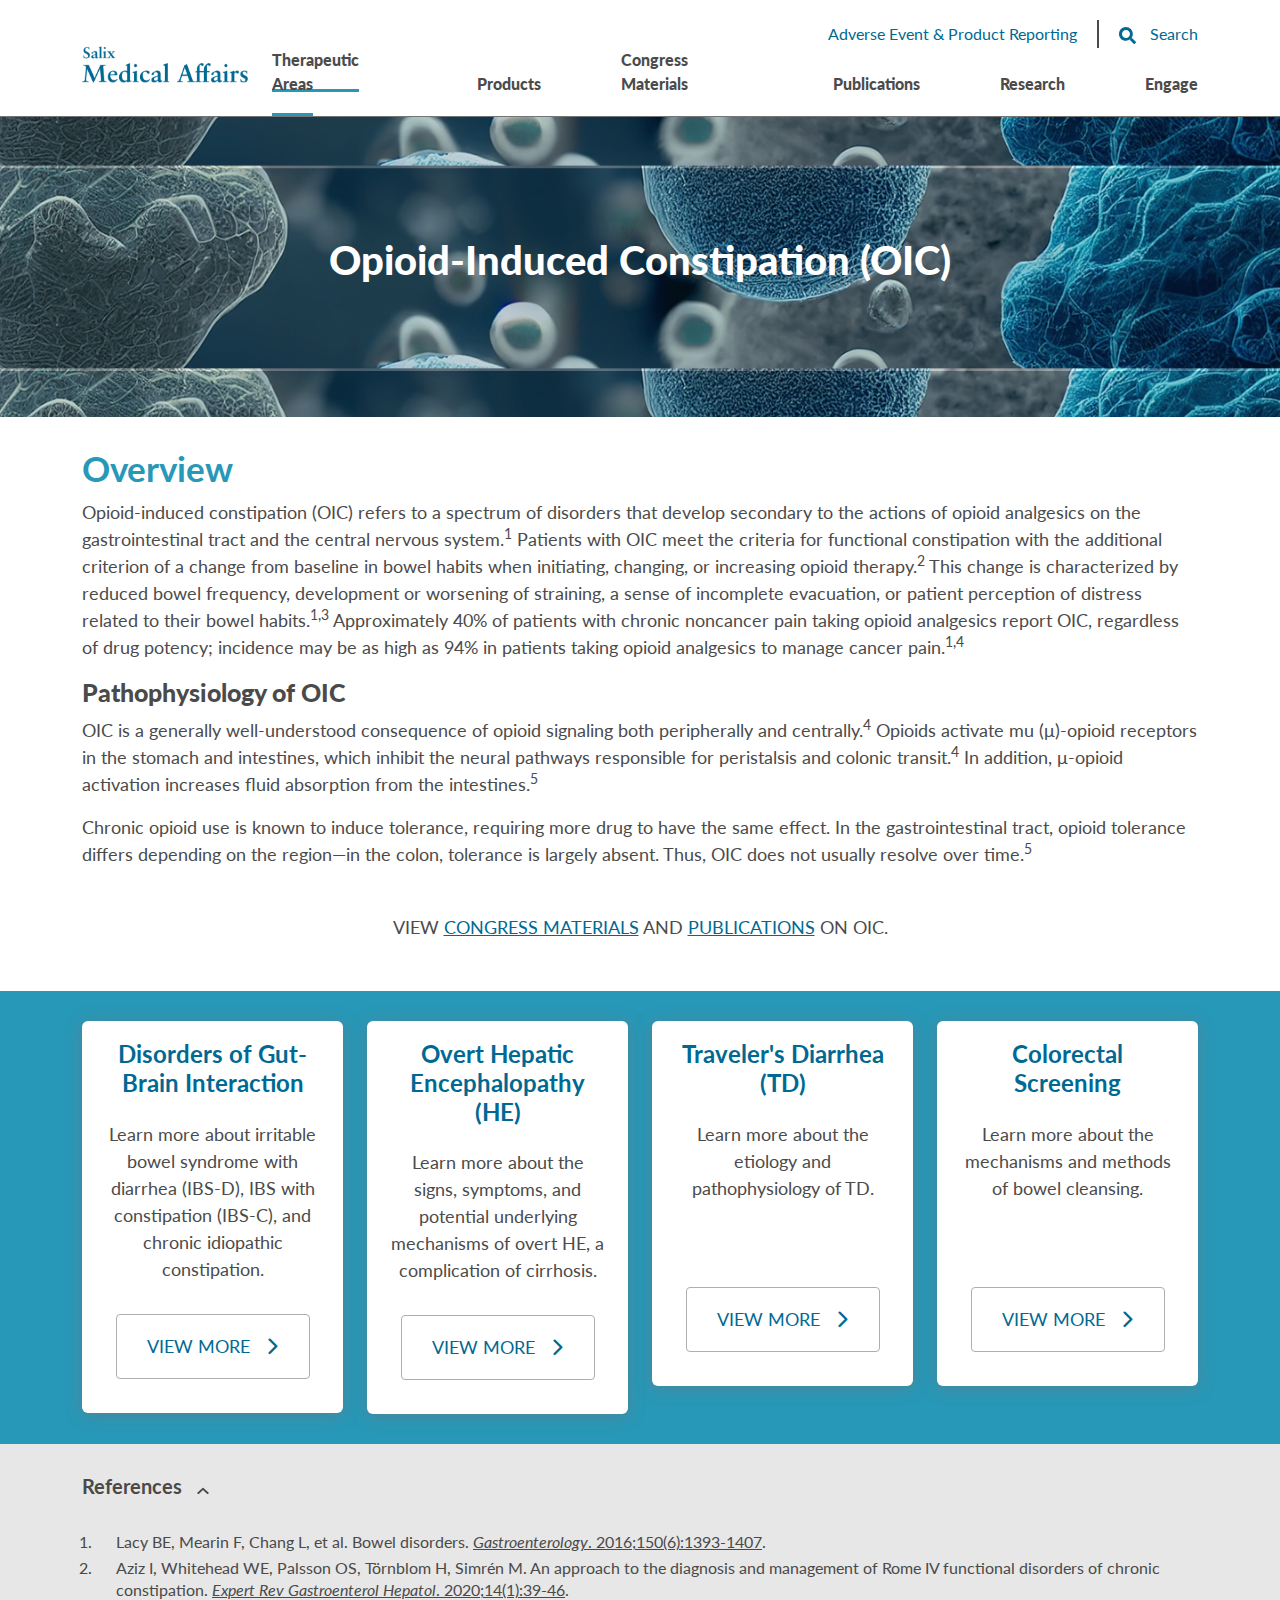
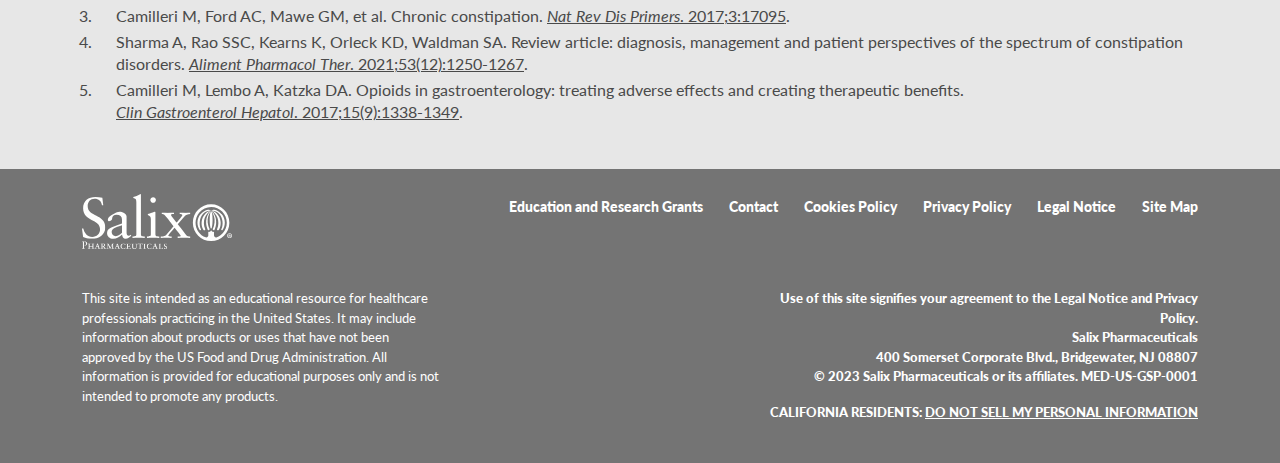
<file: salixmedical/therapeutic-areas/OIC.html>
<!DOCTYPE html>
<html lang="en">
<head>
    <meta charset="UTF-8">
    <meta http-equiv="X-UA-Compatible" content="IE=edge">
    <meta name="viewport" content="width=device-width, initial-scale=1.0">
    <link rel="shortcut icon" href="http://salixmedical.uniqueforce.in/siteassets/img/favicon.png" type="image/x-icon">

    <link href="https://fonts.googleapis.com/css2?family=Lato:ital,wght@0,100;0,300;0,400;0,700;0,900;1,100;1,300;1,400;1,700;1,900&display=swap" rel="stylesheet">

    <link href="https://cdn.jsdelivr.net/npm/bootstrap@5.3.0/dist/css/bootstrap.min.css" rel="stylesheet">
    <script src="https://cdn.jsdelivr.net/npm/bootstrap@5.3.0/dist/js/bootstrap.bundle.min.js"></script>
    
    <link rel="stylesheet" href="../assets/libraries/fontawesome/main/all.css">

    <link rel="stylesheet" href="../assets/css/style.css">
    
    <title>Opioid-Induced Constipation (OIC)</title>
</head>
<body>

    <header>
        <div class="head">
            <div class="container">
                <div class="row">
                    <div class="tophead__links">
                        <ul>
                            <li>
                                <a class="report-open" title="Adverse Event & Product Reporting">
                                    Adverse Event & Product Reporting
                                </a>
                            </li>
                            <li class="search-link">
                                <div title="Search">
                                    <img src="../assets/img/icons/icon-17x17-search.svg" alt="search">
                                    Search
                                </div>
                            </li>
                        </ul>
                    </div>
                </div>
                    
                <div class="row">
                    <head>
                        <div class="col-2">
                            <div class="head__logo">
                                <a href="/" title="Home page">
                                    <img src="../assets/img/logo-491x110-salix-logo.png" class="" alt="Salix Pharmaceuticals logo">
                                </a>
                            </div>
                        </div>
                        <div class="col-10">
                            <div class="head__links">
                                <ul>
                                    <li class="nav-link">
                                        <a href="../therapeutic-areas.html" class="active" title="Therapeutic Areas">Therapeutic Areas</a>
                                    </li>
                                    <li class="nav-link">
                                        <a href="../products.html" title="Products">Products</a>
                                    </li>
                                    <li class="nav-link">
                                        <a href="../congress-materials.html" title="Congress Materials">Congress Materials</a>
                                    </li>
                                    <li class="nav-link">
                                        <a href="../publications.html" title="Publications">Publications</a>
                                    </li>
                                    <li class="nav-link">
                                        <a href="../research.html" title="Research">Research</a>
                                    </li>
                                    <li class="nav-link">
                                        <a href="../engage.html" title="Engage">Engage</a>
                                    </li>
                                </ul>
                            </div>
                        </div>
                    </head>
                </div>
            </div>
        </div>
    </header>

    <section class="sub-banner">
        <div class="banner__therapeutic-sub">
            <div class="container">
                <div class="row justify-content-between align-items-center">
                    <div class="col-12">
                        <div class="subbanner__head">
                            <h1 class="subbanner__heading">Opioid-Induced Constipation (OIC)</h1>
                        </div>
                    </div>
                </div>
            </div>
        </div>
    </section>

    <section>
        <div class="therapeutic">
            <div class="container">
                <div class="section__container">
                    <div class="row">
                        <div class="col-12">
                            <div class="page-items">
                                <div class="item-list sub-list">
                                    <h2 class="list-head">Overview</h2>
                                    <p>
                                        Opioid-induced constipation (OIC) refers to a spectrum of disorders that develop secondary to the actions 
                                        of opioid analgesics on the gastrointestinal tract and the central nervous system.<sup>1</sup> Patients with OIC meet 
                                        the criteria for functional constipation with the additional criterion of a change from baseline in bowel 
                                        habits when initiating, changing, or increasing opioid therapy.<sup>2</sup> This change is characterized by reduced 
                                        bowel frequency, development or worsening of straining, a sense of incomplete evacuation, or patient 
                                        perception of distress related to their bowel habits.<sup>1,3</sup> Approximately 40% of patients with chronic 
                                        noncancer pain taking opioid analgesics report OIC, regardless of drug potency; incidence may be as high 
                                        as 94% in patients taking opioid analgesics to manage cancer pain.<sup>1,4</sup> 
                                    </p>
                                    <h4 class="product-name">Pathophysiology of OIC</h4>
                                    <p>
                                        OIC is a generally well-understood consequence of opioid signaling both peripherally and 
                                        centrally.<sup>4</sup> Opioids activate mu (μ)-opioid receptors in the stomach and intestines, which 
                                        inhibit the neural pathways responsible for peristalsis and colonic transit.<sup>4</sup> In addition, 
                                        μ-opioid activation increases fluid absorption from the intestines.<sup>5</sup>
                                    </p>
                                    <p>
                                        Chronic opioid use is known to induce tolerance, requiring more drug to have the same effect. In the 
                                        gastrointestinal tract, opioid tolerance differs depending on the region—in the colon, tolerance is 
                                        largely absent. Thus, OIC does not usually resolve over time.<sup>5</sup>
                                    </p>
                                    <div class="material-link">
                                        <p>
                                            VIEW 
                                            <a href="../congress-materials.html" title="CONGRESS MATERIALS">CONGRESS MATERIALS</a>
                                            AND
                                            <a href="../publications.html" title="PUBLICATIONS">PUBLICATIONS</a>
                                            ON OIC.
                                        </p>
                                    </div>
                                </div>
                            </div>
                        </div>
                    </div>
                </div>
            </div>
        </div>
    </section>

    <section>
        <div class="blcard__container">
            <div class="container">
                <div class="section__container">
                    <div class="row justify-content-between">
                        <div class="col-lg-3 lg-md-6 col-sm-12">
                            <div class="blcard inner-blcard">
                                <div class="blcard-head">
                                    <a href="DGBI.html">
                                        <h4>Disorders of Gut-Brain Interaction</h4>
                                    </a>
                                </div>
                                <div class="blcard-copy">
                                    <p>Learn more about irritable bowel syndrome with diarrhea (IBS-D), IBS with constipation (IBS-C), and 
                                        chronic idiopathic constipation.</p>
                                </div>
                                <div class="blcard-btn">
                                    <a href="DGBI.html" class="link">
                                        <button type="button">
                                            VIEW MORE <span class="fa fa-chevron-right" aria-hidden="true"></span>
                                        </button>
                                    </a>
                                </div>
                            </div>
                        </div>
                        <div class="col-lg-3 lg-md-6 col-sm-12">
                            <div class="blcard inner-blcard">
                                <div class="blcard-head">
                                    <a href="OHE.html">
                                        <h4>Overt Hepatic Encephalopathy (HE)</h4>
                                    </a>
                                </div>
                                <div class="blcard-copy">
                                    <p>Learn more about the signs, symptoms, and potential underlying mechanisms of overt HE, a complication of 
                                        cirrhosis.</p>
                                </div>
                                <div class="blcard-btn">
                                    <a href="OHE.html" class="link">
                                        <button type="button">
                                            VIEW MORE <span class="fa fa-chevron-right" aria-hidden="true"></span>
                                        </button>
                                    </a>
                                </div>
                            </div>
                        </div>
                        <div class="col-lg-3 lg-md-6 col-sm-12">
                            <div class="blcard inner-blcard">
                                <div class="blcard-head">
                                    <a href="travelers-diarrhea.html">
                                        <h4>Traveler's Diarrhea (TD)</h4>
                                    </a>
                                </div>
                                <div class="blcard-copy">
                                    <p>Learn more about the etiology and pathophysiology of TD.</p>
                                </div>
                                <div class="blcard-btn">
                                    <a href="travelers-diarrhea.html" class="link">
                                        <button type="button">
                                            VIEW MORE <span class="fa fa-chevron-right" aria-hidden="true"></span>
                                        </button>
                                    </a>
                                </div>
                            </div>
                        </div>
                        <div class="col-lg-3 lg-md-6 col-sm-12">
                            <div class="blcard inner-blcard">
                                <div class="blcard-head">
                                    <a href="bowel-prep.html">
                                        <h4>Colorectal Screening</h4>
                                    </a>
                                </div>
                                <div class="blcard-copy">
                                    <p>Learn more about the mechanisms and methods of bowel cleansing.</p>
                                </div>
                                <div class="blcard-btn">
                                    <a href="bowel-prep.html" class="link">
                                        <button type="button">
                                            VIEW MORE <span class="fa fa-chevron-right" aria-hidden="true"></span>
                                        </button>
                                    </a>
                                </div>
                            </div>
                        </div>
                    </div>
                </div>
            </div>
        </div>
    </section>

    <section>
        <div class="reference__container">
            <div class="container">
                <div class="section__container">
                    <div class="row">
                        <div class="col-12">
                            <div class="refer__head">
                                <div class="refer__heading">
                                    <h5 class="refer-heading">References</h5> 
                                    <img src="../assets/img/icons/icon-1x1-caret-down.svg" class="heading-arrow" alt="down arrow">
                                </div>
                            </div>
                            <div class="refer__body">
                                <ol>
                                    <li>
                                        Lacy BE, Mearin F, Chang L, et al. Bowel disorders. 
                                        <span>
                                            <a data-href="https://pubmed.ncbi.nlm.nih.gov/27144627/" class="call-refer">
                                                <em>Gastroenterology</em>. 2016;150(6):1393-1407</a>.
                                        </span>
                                    </li>
                                    <li>
                                        Aziz I, Whitehead WE, Palsson OS, Törnblom H, Simrén M. An approach to the diagnosis and management of 
                                        Rome IV functional disorders of chronic constipation. 
                                        <span>
                                            <a data-href="https://pubmed.ncbi.nlm.nih.gov/31893959/" class="call-refer">
                                                <em>Expert Rev Gastroenterol Hepatol</em>. 2020;14(1):39-46</a>.
                                        </span>
                                    </li>
                                    <li>
                                        Camilleri M, Ford AC, Mawe GM, et al. Chronic constipation.  
                                        <span>
                                            <a data-href="https://pubmed.ncbi.nlm.nih.gov/29239347/" class="call-refer">
                                                <em>Nat Rev Dis Primers</em>. 2017;3:17095</a>.
                                        </span>
                                    </li>
                                    <li>
                                        Sharma A, Rao SSC, Kearns K, Orleck KD, Waldman SA. Review article: diagnosis, management and patient 
                                        perspectives of the spectrum of constipation disorders. 
                                        <span>
                                            <a data-href="https://pubmed.ncbi.nlm.nih.gov/33909919/" class="call-refer">
                                                <em>Aliment Pharmacol Ther</em>. 2021;53(12):1250-1267</a>.
                                        </span>
                                    </li>
                                    <li>
                                        Camilleri M, Lembo A, Katzka DA. Opioids in gastroenterology: treating adverse effects and creating 
                                        therapeutic benefits. 
                                        <span>
                                            <a data-href="https://pubmed.ncbi.nlm.nih.gov/33909919/" class="call-refer">
                                                <em>Clin Gastroenterol Hepatol</em>. 2017;15(9):1338-1349</a>.
                                        </span>
                                    </li>
                                </ol>
                            </div>
                        </div>
                    </div>
                </div>
            </div>
        </div>
    </section>

    <footer>
        <div class="footer">
            <div class="container">
                <div class="row justify-content-between">
                    <div class="col-lg-2 clo-sm-12">
                        <div class="footerlogo">
                            <img src="../assets/img/logo-150x54-salix-logo-white.svg" alt="footer logo">
                        </div>
                    </div>
                    <div class="col-lg-10 col-sm-12">
                        <div class="footer__links">
                            <ul>
                                <li>
                                    <a href="https://www.bauschhealth-grants.com/" class="footer__link" title="Education and Research Grants" 
                                    target="_blank" rel="noopener noreferrer">Education and Research Grants</a>
                                </li>
                                <li>
                                    <a href="../engage.html" class="footer__link" title="Contact">Contact</a>
                                </li>
                                <li>
                                    <a href="https://www.bauschhealth.com/siteassets/pdf/bausch-health-companies-website-cookie-policy.pdf" 
                                    class="footer__link" title="Cookies Policy" target="_blank" rel="noopener noreferrer">Cookies Policy</a>
                                </li>
                                <li>
                                    <a href="https://www.bauschhealth.com/privacy-policy" class="footer__link" title="Privacy Policy" 
                                    target="_blank" rel="noopener noreferrer">Privacy Policy</a>
                                </li>
                                <li>
                                    <a href="https://www.bauschhealth.com/terms/" class="footer__link" title="Legal Notice" target="_blank" 
                                    rel="noopener noreferrer">Legal Notice</a>
                                </li>
                                <li>
                                    <a href="../site-map.html" class="footer__link" title="Site Map">Site Map</a>
                                </li>
                            </ul>
                        </div>
                    </div>
                </div>
                <div class="footer__content">
                    <div class="row justify-content-between">
                        <div class="col-xxl-5 col-lg-5 col-md-6 col-sm-12">
                            <div class="footer__logo-text">
                                <p>
                                    This site is intended as an educational resource for healthcare professionals practicing in the United States. 
                                    It may include information about products or uses that have not been approved by the US Food and Drug 
                                    Administration. All information is provided for educational purposes only and is not intended to promote any 
                                    products.
                                </p>
                            </div>
                        </div>
                        <div class="col-xxl-5 col-lg-5 col-md-6 col-sm-12">
                            <div class="footer__info-text">
                                <p class="info-text">
                                    Use of this site signifies your agreement to the Legal Notice and Privacy Policy. <br>
                                    Salix Pharmaceuticals <br> 400 Somerset Corporate Blvd., Bridgewater, NJ 08807 <br>
                                    © 2023 Salix Pharmaceuticals or its affiliates. MED-US-GSP-0001
                                </p>
                                <p class="california">
                                    CALIFORNIA RESIDENTS: 
                                    <a href="http://go.bauschhealth.com/california-privacy-optout.html" title="DO NOT SELL MY PERSONAL INFORMATION" 
                                    target="_blank" rel="noopener noreferrer">DO NOT SELL MY PERSONAL INFORMATION</a>
                                </p>
                            </div>
                        </div>
                    </div>
                </div>
            </div>
        </div>
    </footer>

    <!-- Report PopUp -->
    <div class="reportpopup">
        <div class="popup-box">
            <div class="popup-close">
                <div class="close-btn"></div>
            </div>
            <div class="popup-body">
                <p>
                    This site is not to be used to report adverse events or product complaints electronically. To report an adverse event or 
                    product complaint, contact Salix Pharmaceuticals at<br> 1-800-321-4576 or FDA at 1-800-FDA-1088 or
                    <a href="https://www.fda.gov/safety/medwatch-fda-safety-information-and-adverse-event-reporting-program" class="report-continue" 
                    target="_blank" rel="noopener noreferrer">https://www.fda.gov/madwatch</a>.
                </p>
            </div>
        </div>
    </div>
    <!-- Report PopUp End -->

    <!-- banner search area -->
    <div class="search-popup">
        <div class="col-lg-4 col-md-7 col-sm-10">
            <div class="searchoverlay">
                <div class="searchoverlay-close">
                    <img src="../assets/img/icons/icon-30x30-close.svg" class="overlay-close" alt="Overlay close button">
                </div>
                <div class="searcharea">
                    <div class="searcharea-head">
                        <h2>Search</h2>
                    </div>
                    <div class="searcharea-fields">
                        <p><em>*Required field</em></p>
                        <form action="">
                            <div class="field">
                                <label for="">Select a product*</label>
                                <div class="dropdown">Select
                                    <img src="../assets/img/icons/icon-1x1-caret-down.svg" alt="">
                                </div>
                            </div>
                            <div class="field">
                                <label for="">Select a therapeutic area*</label>
                                <div class="dropdown">Select
                                    <img src="../assets/img/icons/icon-1x1-caret-down.svg" alt="">
                                </div>
                            </div>
                            <div class="field">
                                <label for="">Enter keyword(s)</label>
                                <div class="dropdown">Keyword</div>
                            </div>
                            <div class="searcharea-btn">
                                <button class="btn">
                                    Search <img src="../assets/img/icons/img-8x12-path-black.png" alt="">
                                </button>
                            </div>
                        </form>
                    </div>
                </div>
            </div>
        </div>
    </div>
    <!-- banner search area -->

    <!-- Reference PopUp -->
    <div class="referencepopup">
        <div class="popup__container">
            <div class="leaving-text">
                <h5 class="heading">You are now leaving the Salix Medical Affairs website.</h5>
                <p>The website you are about to visit is not affiliated with Salix Pharmaceuticals or its affiliated entities, and Salix is not 
                    responsible for the content, format, maintenance, or policies of the website you are about to visit. Salix Pharmaceuticals or 
                    its affiliated entities do not monitor non-affiliated websites for accuracy. This link does not imply endorsement or support 
                    of any programs, products, or services associated with the website.</p>
            </div>
            <div class="leaving-btns">
                <a href="" class="btn proceed-btn" target="_blank" rel="noopener noreferrer">
                    Proceed <i class="fa-solid fa-arrow-right"></i>
                </a>
                <a class="btn cancel-btn">
                    Cancel <i class="fa-solid fa-arrow-right"></i>
                </a>
            </div>
        </div>
    </div>
    <!-- Reference PopUp End -->

    <script src="../assets/js/index.js"></script>
    
</body>
</html>
</file>
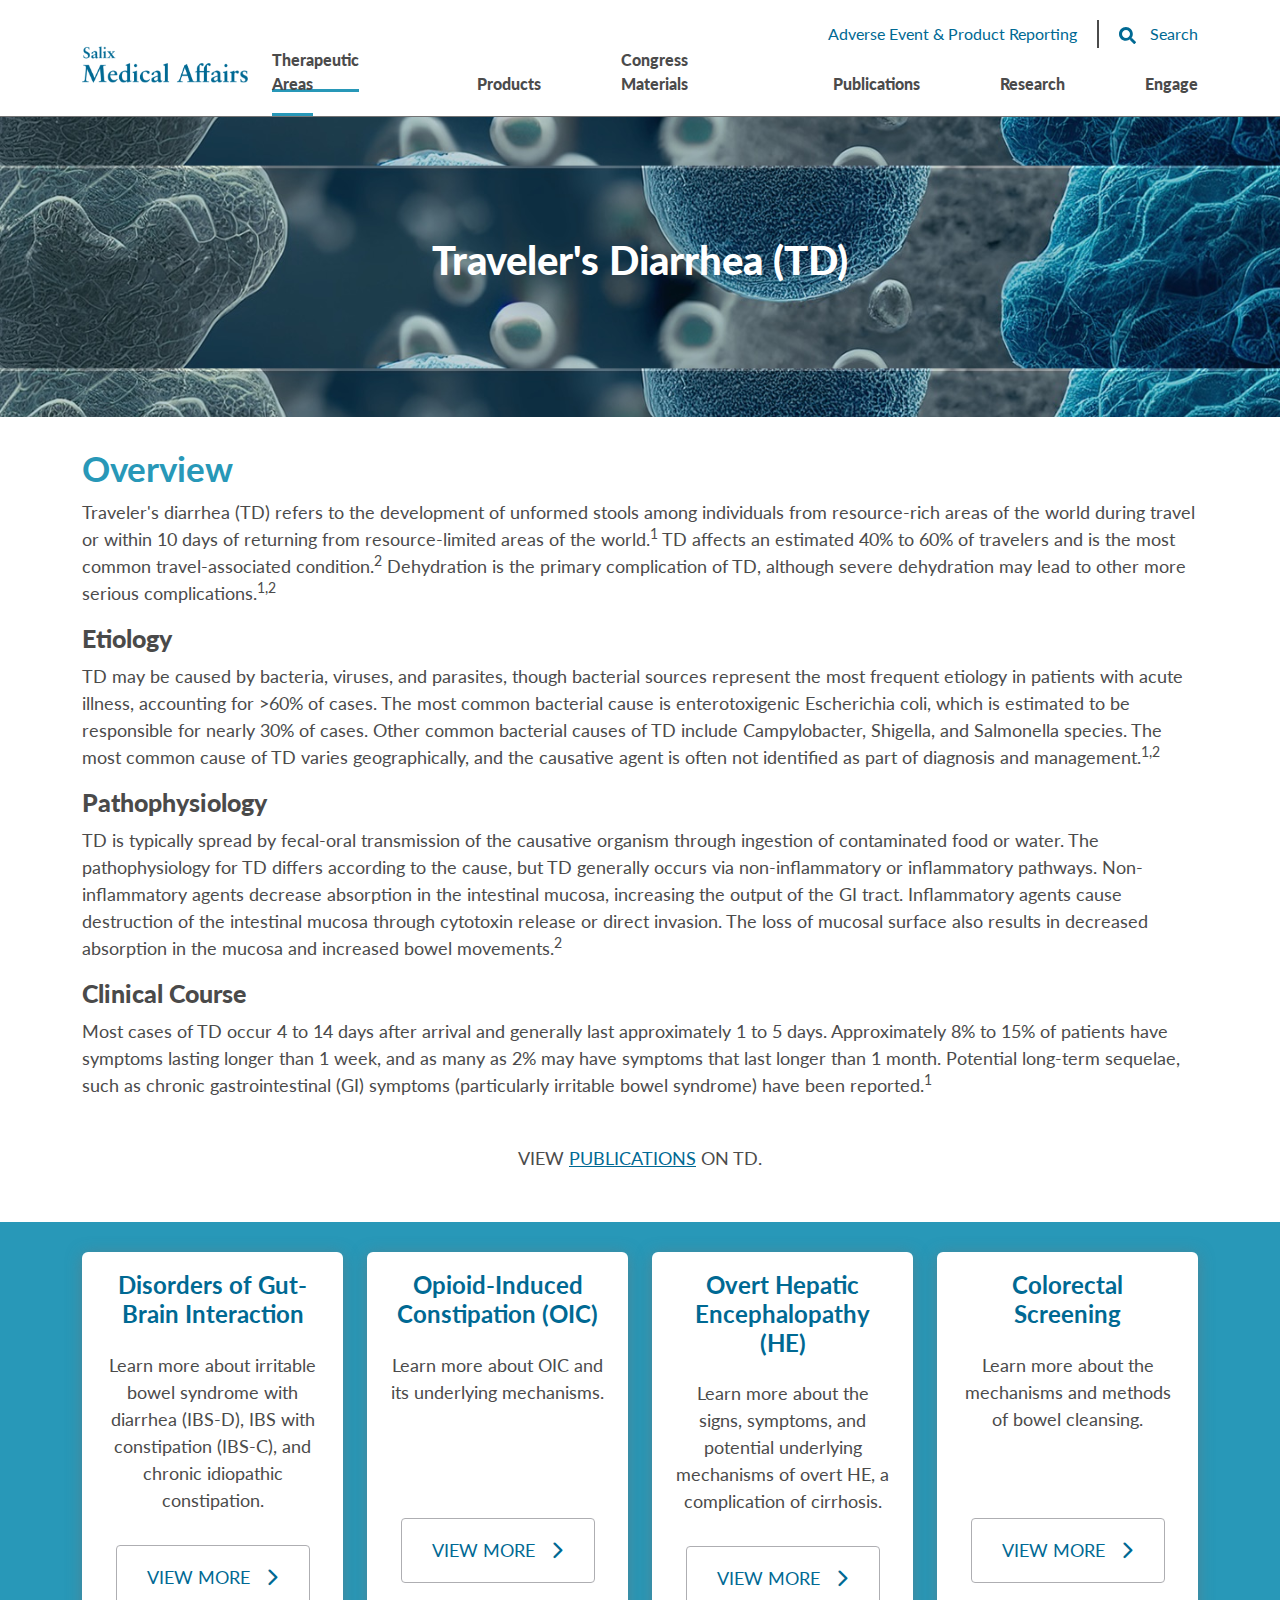
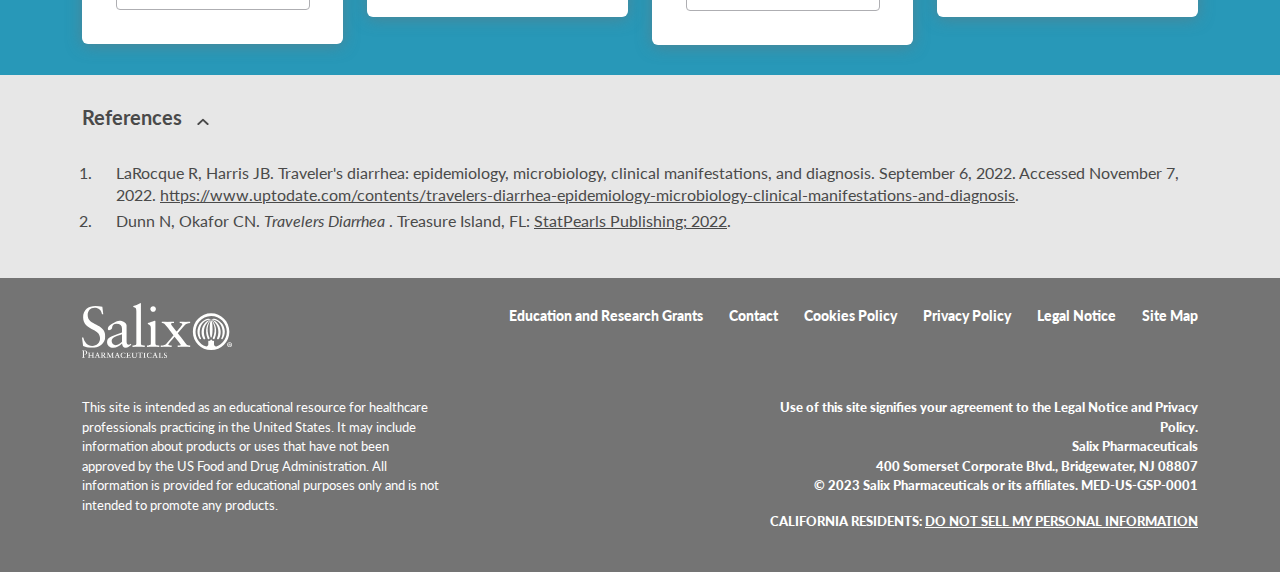
<file: salixmedical/therapeutic-areas/travelers-diarrhea.html>
<!DOCTYPE html>
<html lang="en">
<head>
    <meta charset="UTF-8">
    <meta http-equiv="X-UA-Compatible" content="IE=edge">
    <meta name="viewport" content="width=device-width, initial-scale=1.0">
    <link rel="shortcut icon" href="http://salixmedical.uniqueforce.in/siteassets/img/favicon.png" type="image/x-icon">

    <link href="https://fonts.googleapis.com/css2?family=Lato:ital,wght@0,100;0,300;0,400;0,700;0,900;1,100;1,300;1,400;1,700;1,900&display=swap" rel="stylesheet">

    <link href="https://cdn.jsdelivr.net/npm/bootstrap@5.3.0/dist/css/bootstrap.min.css" rel="stylesheet">
    <script src="https://cdn.jsdelivr.net/npm/bootstrap@5.3.0/dist/js/bootstrap.bundle.min.js"></script>

    <link rel="stylesheet" href="../assets/libraries/fontawesome/main/all.css">

    <link rel="stylesheet" href="../assets/css/style.css">
    
    <title>Traveler's Diarrhea (TD)</title>
</head>
<body>

    <header>
        <div class="head">
            <div class="container">
                <div class="row">
                    <div class="tophead__links">
                        <ul>
                            <li>
                                <a class="report-open" title="Adverse Event & Product Reporting">
                                    Adverse Event & Product Reporting
                                </a>
                            </li>
                            <li class="search-link">
                                <div title="Search">
                                    <img src="../assets/img/icons/icon-17x17-search.svg" alt="search">
                                    Search
                                </div>
                            </li>
                        </ul>
                    </div>
                </div>
                    
                <div class="row">
                    <head>
                        <div class="col-2">
                            <div class="head__logo">
                                <a href="/" title="Home page">
                                    <img src="../assets/img/logo-491x110-salix-logo.png" class="" alt="Salix Pharmaceuticals logo">
                                </a>
                            </div>
                        </div>
                        <div class="col-10">
                            <div class="head__links">
                                <ul>
                                    <li class="nav-link">
                                        <a href="../therapeutic-areas.html" class="active" title="Therapeutic Areas">Therapeutic Areas</a>
                                    </li>
                                    <li class="nav-link">
                                        <a href="../products.html" title="Products">Products</a>
                                    </li>
                                    <li class="nav-link">
                                        <a href="../congress-materials.html" title="Congress Materials">Congress Materials</a>
                                    </li>
                                    <li class="nav-link">
                                        <a href="../publications.html" title="Publications">Publications</a>
                                    </li>
                                    <li class="nav-link">
                                        <a href="../research.html" title="Research">Research</a>
                                    </li>
                                    <li class="nav-link">
                                        <a href="../engage.html" title="Engage">Engage</a>
                                    </li>
                                </ul>
                            </div>
                        </div>
                    </head>
                </div>
            </div>
        </div>
    </header>

    <section class="sub-banner">
        <div class="banner__therapeutic-sub">
            <div class="container">
                <div class="row justify-content-between align-items-center">
                    <div class="col-12">
                        <div class="subbanner__head">
                            <h1 class="subbanner__heading">Traveler's Diarrhea (TD)</h1>
                        </div>
                    </div>
                </div>
            </div>
        </div>
    </section>

    <section>
        <div class="therapeutic">
            <div class="container">
                <div class="section__container">
                    <div class="row">
                        <div class="col-12">
                            <div class="page-items">
                                <div class="item-list sub-list">
                                    <h2 class="list-head">Overview</h2>
                                    <p>
                                        Traveler's diarrhea (TD) refers to the development of unformed stools among individuals from resource-rich 
                                        areas of the world during travel or within 10 days of returning from resource-limited areas of the world.<sup>1</sup> 
                                        TD affects an estimated 40% to 60% of travelers and is the most common travel-associated condition.<sup>2</sup> 
                                        Dehydration is the primary complication of TD, although severe dehydration may lead to other more serious 
                                        complications.<sup>1,2</sup>
                                    </p>
                                    <h4 class="product-name">Etiology</h4>
                                    <p>
                                        TD may be caused by bacteria, viruses, and parasites, though bacterial sources represent the most frequent 
                                        etiology in patients with acute illness, accounting for >60% of cases. The most common bacterial cause is 
                                        enterotoxigenic Escherichia coli, which is estimated to be responsible for nearly 30% of cases. Other 
                                        common bacterial causes of TD include Campylobacter, Shigella, and Salmonella species. The most common 
                                        cause of TD varies geographically, and the causative agent is often not identified as part of diagnosis 
                                        and management.<sup>1,2</sup>
                                    </p>
                                    <h4 class="product-name">Pathophysiology</h4>
                                    <p>
                                        TD is typically spread by fecal-oral transmission of the causative organism through ingestion of 
                                        contaminated food or water. The pathophysiology for TD differs according to the cause, but TD generally 
                                        occurs via non-inflammatory or inflammatory pathways. Non-inflammatory agents decrease absorption in the 
                                        intestinal mucosa, increasing the output of the GI tract. Inflammatory agents cause destruction of the 
                                        intestinal mucosa through cytotoxin release or direct invasion. The loss of mucosal surface also results 
                                        in decreased absorption in the mucosa and increased bowel movements.<sup>2</sup>
                                    </p>
                                    <h4 class="product-name">Clinical Course</h4>
                                    <p>
                                        Most cases of TD occur 4 to 14 days after arrival and generally last approximately 1 to 5 days. 
                                        Approximately 8% to 15% of patients have symptoms lasting longer than 1 week, and as many as 2% may have 
                                        symptoms that last longer than 1 month. Potential long-term sequelae, such as chronic gastrointestinal 
                                        (GI) symptoms (particularly irritable bowel syndrome) have been reported.<sup>1</sup>
                                    </p>
                                    <div class="material-link">
                                        <p>
                                            VIEW 
                                            <a href="../publications.html" title="PUBLICATIONS">PUBLICATIONS</a>
                                            ON TD.
                                        </p>
                                    </div>
                                </div>
                            </div>
                        </div>
                    </div>
                </div>
            </div>
        </div>
    </section>

    <section>
        <div class="blcard__container">
            <div class="container">
                <div class="section__container">
                    <div class="row justify-content-between">
                        <div class="col-lg-3 lg-md-6 col-sm-12">
                            <div class="blcard inner-blcard">
                                <div class="blcard-head">
                                    <a href="DGBI.html">
                                        <h4>Disorders of Gut-Brain Interaction</h4>
                                    </a>
                                </div>
                                <div class="blcard-copy">
                                    <p>Learn more about irritable bowel syndrome with diarrhea (IBS-D), IBS with constipation (IBS-C), and 
                                        chronic idiopathic constipation.</p>
                                </div>
                                <div class="blcard-btn">
                                    <a href="DGBI.html" class="link">
                                        <button type="button">
                                            VIEW MORE <span class="fa fa-chevron-right" aria-hidden="true"></span>
                                        </button>
                                    </a>
                                </div>
                            </div>
                        </div>
                        <div class="col-lg-3 lg-md-6 col-sm-12">
                            <div class="blcard inner-blcard">
                                <div class="blcard-head">
                                    <a href="OIC.html">
                                        <h4>Opioid-Induced Constipation (OIC)</h4>
                                    </a>
                                </div>
                                <div class="blcard-copy">
                                    <p>Learn more about OIC and its underlying mechanisms.</p>
                                </div>
                                <div class="blcard-btn">
                                    <a href="OIC.html" class="link">
                                        <button type="button">
                                            VIEW MORE <span class="fa fa-chevron-right" aria-hidden="true"></span>
                                        </button>
                                    </a>
                                </div>
                            </div>
                        </div>
                        <div class="col-lg-3 lg-md-6 col-sm-12">
                            <div class="blcard inner-blcard">
                                <div class="blcard-head">
                                    <a href="OHE.html">
                                        <h4>Overt Hepatic Encephalopathy (HE)</h4>
                                    </a>
                                </div>
                                <div class="blcard-copy">
                                    <p>Learn more about the signs, symptoms, and potential underlying mechanisms of overt HE, a complication of 
                                        cirrhosis.</p>
                                </div>
                                <div class="blcard-btn">
                                    <a href="OHE.html" class="link">
                                        <button type="button">
                                            VIEW MORE <span class="fa fa-chevron-right" aria-hidden="true"></span>
                                        </button>
                                    </a>
                                </div>
                            </div>
                        </div>
                        <div class="col-lg-3 lg-md-6 col-sm-12">
                            <div class="blcard inner-blcard">
                                <div class="blcard-head">
                                    <a href="bowel-prep.html">
                                        <h4>Colorectal Screening</h4>
                                    </a>
                                </div>
                                <div class="blcard-copy">
                                    <p>Learn more about the mechanisms and methods of bowel cleansing.</p>
                                </div>
                                <div class="blcard-btn">
                                    <a href="bowel-prep.html" class="link">
                                        <button type="button">
                                            VIEW MORE <span class="fa fa-chevron-right" aria-hidden="true"></span>
                                        </button>
                                    </a>
                                </div>
                            </div>
                        </div>
                    </div>
                </div>
            </div>
        </div>
    </section>

    <section>
        <div class="reference__container">
            <div class="container">
                <div class="section__container">
                    <div class="row">
                        <div class="col-12">
                            <div class="refer__head">
                                <div class="refer__heading">
                                    <h5 class="refer-heading">References</h5> 
                                    <img src="../assets/img/icons/icon-1x1-caret-down.svg" class="heading-arrow" alt="down arrow">
                                </div>
                            </div>
                            <div class="refer__body">
                                <ol>
                                    <li>
                                        LaRocque R, Harris JB. Traveler's diarrhea: epidemiology, microbiology, clinical manifestations, and 
                                        diagnosis. September 6, 2022. Accessed November 7, 2022. 
                                        <!-- <span> -->
                                            <a data-href="https://www.uptodate.com/contents/travelers-diarrhea-epidemiology-microbiology-clinical-manifestations-and-diagnosis" class="call-refer">
                                                https://www.uptodate.com/contents/travelers-diarrhea-epidemiology-microbiology-clinical-manifestations-and-diagnosis</a>.
                                        <!-- </span> -->
                                    </li>
                                    <li>
                                        Dunn N, Okafor CN. <em>Travelers Diarrhea</em> . Treasure Island, FL:  
                                        <!-- <span> -->
                                            <a data-href="https://www.ncbi.nlm.nih.gov/books/NBK459348/" class="call-refer">
                                                StatPearls Publishing; 2022</a>.
                                        <!-- </span> -->
                                    </li>
                                </ol>
                            </div>
                        </div>
                    </div>
                </div>
            </div>
        </div>
    </section>

    <footer>
        <div class="footer">
            <div class="container">
                <div class="row justify-content-between">
                    <div class="col-lg-2 clo-sm-12">
                        <div class="footerlogo">
                            <img src="../assets/img/logo-150x54-salix-logo-white.svg" alt="footer logo">
                        </div>
                    </div>
                    <div class="col-lg-10 col-sm-12">
                        <div class="footer__links">
                            <ul>
                                <li>
                                    <a href="https://www.bauschhealth-grants.com/" class="footer__link" title="Education and Research Grants" 
                                    target="_blank" rel="noopener noreferrer">Education and Research Grants</a>
                                </li>
                                <li>
                                    <a href="../engage.html" class="footer__link" title="Contact">Contact</a>
                                </li>
                                <li>
                                    <a href="https://www.bauschhealth.com/siteassets/pdf/bausch-health-companies-website-cookie-policy.pdf" 
                                    class="footer__link" title="Cookies Policy" target="_blank" rel="noopener noreferrer">Cookies Policy</a>
                                </li>
                                <li>
                                    <a href="https://www.bauschhealth.com/privacy-policy" class="footer__link" title="Privacy Policy" 
                                    target="_blank" rel="noopener noreferrer">Privacy Policy</a>
                                </li>
                                <li>
                                    <a href="https://www.bauschhealth.com/terms/" class="footer__link" title="Legal Notice" target="_blank" 
                                    rel="noopener noreferrer">Legal Notice</a>
                                </li>
                                <li>
                                    <a href="../site-map.html" class="footer__link" title="Site Map">Site Map</a>
                                </li>
                            </ul>
                        </div>
                    </div>
                </div>
                <div class="footer__content">
                    <div class="row justify-content-between">
                        <div class="col-xxl-5 col-lg-5 col-md-6 col-sm-12">
                            <div class="footer__logo-text">
                                <p>
                                    This site is intended as an educational resource for healthcare professionals practicing in the United States. 
                                    It may include information about products or uses that have not been approved by the US Food and Drug 
                                    Administration. All information is provided for educational purposes only and is not intended to promote any 
                                    products.
                                </p>
                            </div>
                        </div>
                        <div class="col-xxl-5 col-lg-5 col-md-6 col-sm-12">
                            <div class="footer__info-text">
                                <p class="info-text">
                                    Use of this site signifies your agreement to the Legal Notice and Privacy Policy. <br>
                                    Salix Pharmaceuticals <br> 400 Somerset Corporate Blvd., Bridgewater, NJ 08807 <br>
                                    © 2023 Salix Pharmaceuticals or its affiliates. MED-US-GSP-0001
                                </p>
                                <p class="california">
                                    CALIFORNIA RESIDENTS: 
                                    <a href="http://go.bauschhealth.com/california-privacy-optout.html" title="DO NOT SELL MY PERSONAL INFORMATION" 
                                    target="_blank" rel="noopener noreferrer">DO NOT SELL MY PERSONAL INFORMATION</a>
                                </p>
                            </div>
                        </div>
                    </div>
                </div>
            </div>
        </div>
    </footer>

    <!-- Report PopUp -->
    <div class="reportpopup">
        <div class="popup-box">
            <div class="popup-close">
                <div class="close-btn"></div>
            </div>
            <div class="popup-body">
                <p>
                    This site is not to be used to report adverse events or product complaints electronically. To report an adverse event or 
                    product complaint, contact Salix Pharmaceuticals at<br> 1-800-321-4576 or FDA at 1-800-FDA-1088 or
                    <a href="https://www.fda.gov/safety/medwatch-fda-safety-information-and-adverse-event-reporting-program" class="report-continue" 
                    target="_blank" rel="noopener noreferrer">https://www.fda.gov/madwatch</a>.
                </p>
            </div>
        </div>
    </div>
    <!-- Report PopUp End -->

    <!-- banner search area -->
    <div class="search-popup">
        <div class="col-lg-4 col-md-7 col-sm-10">
            <div class="searchoverlay">
                <div class="searchoverlay-close">
                    <img src="../assets/img/icons/icon-30x30-close.svg" class="overlay-close" alt="Overlay close button">
                </div>
                <div class="searcharea">
                    <div class="searcharea-head">
                        <h2>Search</h2>
                    </div>
                    <div class="searcharea-fields">
                        <p><em>*Required field</em></p>
                        <form action="">
                            <div class="field">
                                <label for="">Select a product*</label>
                                <div class="dropdown">Select
                                    <img src="../assets/img/icons/icon-1x1-caret-down.svg" alt="">
                                </div>
                            </div>
                            <div class="field">
                                <label for="">Select a therapeutic area*</label>
                                <div class="dropdown">Select
                                    <img src="../assets/img/icons/icon-1x1-caret-down.svg" alt="">
                                </div>
                            </div>
                            <div class="field">
                                <label for="">Enter keyword(s)</label>
                                <div class="dropdown">Keyword</div>
                            </div>
                            <div class="searcharea-btn">
                                <button class="btn">
                                    Search <img src="../assets/img/icons/img-8x12-path-black.png" alt="">
                                </button>
                            </div>
                        </form>
                    </div>
                </div>
            </div>
        </div>
    </div>
    <!-- banner search area -->

    <!-- Reference PopUp -->
    <div class="referencepopup">
        <div class="popup__container">
            <div class="leaving-text">
                <h5 class="heading">You are now leaving the Salix Medical Affairs website.</h5>
                <p>The website you are about to visit is not affiliated with Salix Pharmaceuticals or its affiliated entities, and Salix is not 
                    responsible for the content, format, maintenance, or policies of the website you are about to visit. Salix Pharmaceuticals or 
                    its affiliated entities do not monitor non-affiliated websites for accuracy. This link does not imply endorsement or support 
                    of any programs, products, or services associated with the website.</p>
            </div>
            <div class="leaving-btns">
                <a href="" class="btn proceed-btn" target="_blank" rel="noopener noreferrer">
                    Proceed <i class="fa-solid fa-arrow-right"></i>
                </a>
                <a class="btn cancel-btn">
                    Cancel <i class="fa-solid fa-arrow-right"></i>
                </a>
            </div>
        </div>
    </div>
    <!-- Reference PopUp End -->

    <script src="../assets/js/index.js"></script>
    
</body>
</html>
</file>
<file: learnaboutgumdisease/assets/css/style.css>
@import url('https://fonts.googleapis.com/css2?family=Palanquin:wght@100;200;300;400;500;600;700&display=swap');

:root {
    --white: #FFFFFF;
    --orange: #FFA680;
    --black: #000000;
    --sea-green: #87E6D5;
    --blush: #CF238A;

    --light-gray: #D6D6D6;
    --light-coral: #FFE3D6;
    --charchol: #6A6A6A;
    --light-sea-green: #CBEFE9;

    --para: 24px;
}

* {
    font-family: "Palanquin", sans-serif;
    color: var(--black);
}

section ul {
    margin: 0;
    padding: 0;
    display: flex;
}

section ul>li,
footer ul>li {
    margin-right: 0px;
    list-style: none;
}

section a {
    text-decoration: none;
}

h1 {
    font-size: 68px;
    font-weight: 700;
}

h2 {
    font-size: 33px;
    font-weight: 700;
}

h3 {
    font-size: 26px;
    font-weight: 600;
}

h4 {
    font-size: 22px;
    font-weight: 600;
}

p {
    font-size: var(--para);
}

p.bold {
    font-size: 17px;
    font-weight: bold;
}

a.cta {
    padding: 12px 34px;
    color: var(--white);
    font-size: 22px;
    font-weight: 600;
    background-color: var(--blush);
    border: 3px solid var(--blush);
    border-radius: 50px;
    cursor: pointer;
}
a.cta:hover {
    color: var(--blush);
    background-color: var(--white);
    border: 3px solid var(--blush);
}
a.cta:active {
    color: var(--blush);
    background-color: var(--light-coral);
    border: 3px solid var(--blush);
}
a.cta.black-cta {
    color: var(--white);
    background-color: var(--black);
    border: 3px solid var(--black);
}
a.cta.black-cta:hover {    
    color: var(--black);
    background-color: var(--white);
    border: 3px solid var(--black);
}
a.cta.white {
    color: var(--black);
    background-color: var(--white);
    border: 3px solid var(--black);
}
a.cta.white:hover {    
    color: var(--white);
    background-color: var(--black);
    border: 3px solid var(--black);
}

.body__scroll.prevent-body__scroll{
    overflow: hidden;
}

/* Hero background */

.bg-img {
    height: 100vh;
    color: var(--white);
    background-image: url(../img/hero-desktop.png);
    background-size: cover;
    background-position: center;
}

/* Header */
header .hamburger-menu,
header .hamburger.close {
    display: none;
}

.nav {
    padding: 70px 0 0;
}

.nav .menu-items {
    width: 100%;
}

.nav .menus ul li.menu a {
    margin-right: 25px;
    color: var(--white);
    font-weight: 600;
}

.nav .menus ul li.menu:last-child a {
    margin-right: 0;
}

.nav .menus ul.cta {
    justify-content: end;
}

.nav .menus ul.cta li a {
    padding: 12px 25px;
    font-size: 14px;
    color: var(--black);
    font-weight: 600;
    border-radius: 50px;
}

.nav .menus ul.cta li:first-child a {
    margin-right: 10px;
    background-color: var(--orange);
}

.nav .menus ul.cta li:nth-child(2) a {
    background-color: var(--white);
}

/* Banner */
.banner .element {
    height: calc(100vh - 95px);
    margin: 0 auto 40px;
    display: flex;
    flex-direction: column;
    justify-content: center;
    align-items: flex-start;
}

.banner h1.header {
    margin-bottom: 90px;
    font-size: 86px;
    font-weight: 600;
    color: var(--white);
}

.banner .botton {
    margin: 0 0 20%;

}

.banner .botton ul.ctas li:nth-child(2) a {
    margin-left: 10px;
    color: var(--black);
    background-color: var(--sea-green);
    border: 3px solid var(--sea-green);
}

.banner .botton ul.ctas li:nth-child(2) a:hover {
    color: var(--black);
    background-color: var(--white);
}

.banner .botton ul.ctas li:nth-child(2) a:active {
    color: var(--black);
    background-color: var(--light-sea-green);
}


/* Introduction */
.intro {
    padding: 76px 0 30px;
    position: relative;
}

.intro h2 {
    margin-bottom: 40px;
}

.intro .float-right {
    position: absolute;
    top: 50%;
    right: 0;
    transform: translateY(-50%);
    width: fit-content;
    padding: 20px 25px;
    border: 3px solid var(--orange);
    border-right: 0;
    border-top-left-radius: 20px;
    border-bottom-left-radius: 20px;
    z-index: 1;
}

.intro .float-right p {
    margin-bottom: 10px;
    font-size: 16px;
}
.intro .float-right p:first-child {
    font-weight: 700;
    display: flex;
    align-items: center;
}
.intro .float-right p:last-child {
    margin-bottom: 4px;
    font-weight: 600;
    text-decoration: underline;
    cursor: pointer;
}

.intro .copy {
    display: flex;
    flex-direction: column;
    justify-content: center;
    /* align-items: center; */
    text-shadow: 1px 4px 5px #aaa;
}

.intro .copy p {
    margin-right: 40px;
    font-size: 22px;
}
.intro .copy p:first-child {
    margin-bottom: 40px;
}
.intro .copy p:last-child {
    margin-bottom: 0px;
}

.intro .img-fluid {
    position: relative;
}

.intro .intro__right-img {
    width: auto;
    height: 364px;
}

.intro .intro__img-content {
    position: absolute;
    top: 0;
    left: 60px;
    margin: 10px 0;
    display: flex;
    flex-direction: column;
    gap: 4.5rem;
}

.img-content .img-text p:first-child {
    margin: 0;
    font-size: 78px;
    font-weight: 600;
    line-height: 60px;
}

.img-content .img-text p:first-child span {
    font-size: 38px;
    font-weight: 400;
}

.intro .img-content .img-text:last-child p:first-child {
    font-size: 47px;
}

.intro .img-content .img-text:last-child p:first-child span {
    font-size: 32px;
}

.img-content .img-text p {
    font-size: 16px;
    font-weight: 600;
    text-transform: uppercase;
}

.intro .intro__img-content .img-text {
    width: 150px;
}

.intro .intro__img-content .img-text:last-child {
    margin-left: 55px;
    text-align: right;
}


/* Know the Signs */
.signs {
    padding: 100px 0 80px;
    background-color: var(--orange);
}

.signs p {
    font-size: 22px;
}

.signs .head p {
    max-width: 680px;
    font-size: 22px;
}

.signs .img-callout {
    margin: 45px 0 80px;
}

.signs .img-callout .img-row {
    display: grid;
    grid-template-columns: repeat(5, 1fr);
    gap: 3rem;
}

.signs .img-callout .img-row .img-column img {
    width: 100%;
}

.signs .img-callout .img-row .img-column p {
    margin-top: 20px;
    font-size: 18px;
    font-weight: 700;
    text-align: center;
}

.signs .img-callout>p {
    margin: 40px 0 60px;
}

.callout-empty>.color-callout {
    padding: 35px 45px;
    display: flex;
    justify-content: space-between;
    align-items: center;
    gap: 2rem;
    border-radius: 20px;
}

.signs .callout-empty .callout-light {
    margin-bottom: 30px;
    background-color: var(--light-coral);
}

.signs .callout-empty .callout-green {
    background-color: var(--light-sea-green);
}

.callout-empty>.color-callout .content h3 {
    margin-bottom: 10px;
    font-weight: 700;
}

.callout-empty>.color-callout .content p {
    font-size: 22px;
}

.callout-empty .callout-light .content p:nth-child(2) {
    margin-bottom: 40px;
}

.callout-empty .callout-green .content p:nth-child(2) {
    margin-bottom: 8px;
}

.callout-empty>.color-callout .content p.footnote {
    margin: 0;
    font-weight: 300;
}

.callout-empty>.color-callout .img-fluid {
    min-width: 123px;
    width: 123px;
}

.callout-empty>.color-callout .img-fluid img {
    width: 100%;
}


/* Quiz */
.quiz {
    padding: 100px 0;
}

.quiz_content {
    margin-bottom: 50px;
    text-align: center;
}

.quiz_content h2 {
    margin-bottom: 20px;
}

.quiz_content p {
    text-shadow: 1px 4px 5px #aaa;
}

.quiz_content p:nth-child(2) {
    margin: 0 auto 40px;
    max-width: 880px;
}


.quiz_tab.complete .quiz_body.complete {
    border: 4px solid var(--orange);
    border-radius: 30px;
}

.quiz_body .quiz_qts,
.quiz_body .quiz_qts .status {
    height: fit-content;
    display: flex;
    align-items: center;
    justify-content: space-between;
}

.quiz_body .quiz_qts .status {
    display: none;
    gap: 1.6rem;
}

.quiz_body.correct .quiz_qts .status.correct,
.quiz_body.incorrect .quiz_qts .status.incorrect,
.quiz_body.complete .quiz_qts .status.complete {
    display: flex;
}

.quiz_body .quiz_qts .status p {
    margin: 0;
    font-weight: 700;
}

.quiz_body .quiz_qts .status img {
    width: 106px;
    height: 106px;
}

.quiz_body .quiz_qts h2 {
    margin-bottom: 25px;
    font-weight: 600;
}

.quiz_body.complete .quiz_qts .qts.complete h2 {
    margin-bottom: 5px;
}

.quiz_body.complete .quiz_qts .qts.complete h2 span {
    font-size: 33px;
    font-weight: 400;
}

.quiz_body .quiz_qts p {
    margin-right: 30px;
    font-weight: 500;
}

.quiz_body.complete .quiz_qts .qts.complete p {
    margin-right: 0px;
    font-size: 33px;
    font-weight: 400;
}

.quiz_body .quiz_qts p span {
    font-weight: 400;
}

.quiz_body .quiz_qts,
.quiz_body .quiz_opt,
.quiz_body.incorrect .quiz_qts {
    padding: 50px 50px 20px;
    background-color: var(--sea-green);
    border-top-left-radius: 26px;
    border-top-right-radius: 26px;
}

.quiz_body.incorrect .quiz_qts {
    background-color: #CF238A55;
}

.quiz_body .quiz_opt {
    height: 314px;
    padding: 50px 50px 25px;
    background-color: var(--light-sea-green);
    display: flex;
    /* gap: 6rem; */
    border-top-left-radius: 0px;
    border-top-right-radius: 0px;
    border-bottom-left-radius: 26px;
    border-bottom-right-radius: 26px;
    position: relative;
    overflow: hidden;
}

.quiz_body.incorrect .quiz_opt {
    background-color: #FFE9F6;
}

.quiz_body.complete .quiz_opt {
    padding: 40px 50px 25px;
}

.quiz_tab.qts-1 .quiz_body .quiz_opt .opt_six {
    display: flex;
    gap: 6rem;
}

.quiz_tab .quiz_body .quiz_opt .opt_six {
    display: none;
}

.quiz_tab.qts-1 .quiz_body .quiz_opt .opt_two {
    display: none;
}

.quiz_tab .quiz_body .quiz_opt .opt_two {
    display: flex;
    flex-direction: column;
}

/* .quiz_body .quiz_opt .overlay{
    display: none;
    visibility: hidden;
} */
.quiz_body .quiz_opt .quiz_overlay {
    /* display: block; */
    visibility: hidden;
    position: absolute;
    width: 95%;
    height: 90%;
    top: 5%;
    right: 50px;
    display: flex;
    justify-content: flex-end;
    align-items: center;

    border-bottom-left-radius: 26px;
    border-bottom-right-radius: 26px;
}

.quiz_body.correct .quiz_opt .quiz_overlay {
    visibility: visible;
    background-color: #CBEFE966;
}

.quiz_body.incorrect .quiz_opt .quiz_overlay {
    visibility: visible;
    background-color: #FFE9F666;
}

.quiz_body .quiz_opt .quiz_overlay .overlay-qts-one.incorrect {
    display: none;
}

.quiz_tab .quiz_body .quiz_opt .quiz_overlay .overlay-qts {
    padding: 15px 10px 30px 30px;
    background-color: var(--white);
    border-radius: 8px;
}

.quiz_tab.qts-1 .quiz_body.incorrect .quiz_opt .quiz_overlay .overlay-qts-one.incorrect,
.quiz_tab.qts-4 .quiz_body .quiz_opt .quiz_overlay .overlay-qts-four {
    width: 525px;
    height: 250px;
    display: block;
}

.quiz_tab.qts-2 .quiz_body .quiz_opt .quiz_overlay .overlay-qts-two,
.quiz_tab.qts-3 .quiz_body .quiz_opt .quiz_overlay .overlay-qts-three,
.quiz_tab.qts-5 .quiz_body .quiz_opt .quiz_overlay .overlay-qts-five {
    width: 847px;
    height: 206px;
}

.quiz_tab.qts-4 .quiz_body .quiz_opt .quiz_overlay .overlay-qts-four,
.quiz_tab.qts-5 .quiz_body .quiz_opt .quiz_overlay .overlay-qts-five {
    height: 206px;
}

.quiz_body.incorrect .quiz_opt .quiz_overlay .overlay-qts-one.incorrect ul {
    padding: 0 0 0 34px;
    flex-direction: column;
}

.quiz_body.incorrect .quiz_opt .quiz_overlay .overlay-qts-one.incorrect ul li {
    font-size: 11px;
    list-style: disc;
}

.quiz_body.incorrect .quiz_opt .quiz_overlay p {
    margin-bottom: 2px;
    font-size: 22px;
}

.quiz_body .quiz_opt .opt {
    display: block;
    position: relative;
    width: fit-content;
    height: max-content;
    padding-left: 76px;
    margin-bottom: 30px;
    cursor: pointer;
    font-size: 23px;
    line-height: 48px;
    -webkit-user-select: none;
    -moz-user-select: none;
    -ms-user-select: none;
    user-select: none;
    display: flex;
    align-items: center;
}

/* Hide the browser's default checkbox */
.quiz_body .quiz_opt .opt input {
    position: absolute;
    opacity: 0;
    cursor: pointer;
    height: 0;
    width: 0;
}

/* Create a custom checkbox */
.quiz_body .quiz_opt .opt .checkmark {
    position: absolute;
    top: 0;
    left: 0;
    height: 50px;
    width: 50px;
    background-color: var(--white);
    border-radius: 54px;
    outline: 4px solid var(--white);
}

/* On mouse-over background color */
.quiz_body .quiz_opt .opt:hover input~.checkmark {
    background-color: var(--white);
}

/* When the checkbox is checked, add a white background */
.quiz_body .quiz_opt .opt input:checked~.checkmark {
    background-color: var(--white);
}

/* Create the checkmark/indicator (hidden when not checked) */
.quiz_body .quiz_opt .opt .checkmark:after {
    content: "";
    position: absolute;
    display: none;
}

/* Show the checkmark when checked */
.quiz_body .quiz_opt .opt input:checked~.checkmark:after {
    display: block;
}

/* Correct option out line */
.quiz_body .quiz_opt .opt input:checked~.checkmark {
    outline: 4px solid var(--sea-green);
}

/* Incorrect option out line */
.quiz_body.incorrect .quiz_opt .opt input:checked~.checkmark {
    outline: 4px solid var(--blush);
}

/* Style the checkmark/indicator */
.quiz_body .quiz_opt .opt .checkmark:after {
    left: 17px;
    top: 9px;
    width: 15px;
    height: 25px;
    border: solid var(--black);
    border-width: 0 5px 5px 0;
    -webkit-transform: rotate(45deg);
    -ms-transform: rotate(45deg);
    transform: rotate(45deg);
}

.quiz_tab .quiz_body .quiz_opt .complete p {
    margin-bottom: 55px;
    font-weight: 500;
}

.quiz_tab .quiz_body .quiz_opt .complete a.cta.from-download {
    padding-right: 46px;
    padding-left: 46px;
    background-color: var(--black);
    border: 3px solid var(--black);
}

.quiz_tab .quiz_body .quiz_opt .complete a.cta.from-download:hover {
    color: var(--black);
    background-color: var(--white);
}

.quiz_footer {
    margin: 72px 0 20px;
    position: relative;
    text-align: center;
}

.quiz_footer.complete {
    text-align: start;
}

.quiz_footer p {
    font-size: 22px;
}

.quiz_footer p span {
    font-weight: 600;
}

.quiz_footer .quiz-cta,
.quiz_footer.complete a.quiz-cta {
    width: 232px;
    height: 68px;
    font-size: 22px;
    font-weight: 600;
    color: var(--white);
    background-color: #b3b3b3;
    border: none;
    border-radius: 50px;
}

.quiz_footer button.quiz-cta {
    position: absolute;
    top: -15px;
    right: 0;
    width: 232px;
    height: 68px;
    font-size: 22px;
    font-weight: 600;
    color: var(--white);
    background-color: #b3b3b3;
    border: none;
    border-radius: 50px;
    user-select: none;
    cursor: default;
}

.quiz_footer button.quiz-cta.next {
    background-color: var(--black);
    cursor: pointer;
}

.quiz_footer a.quiz-cta.complete {
    padding: 11px 64px;
    color: var(--black);
    background-color: transparent;
    border: 2px solid var(--black);
}

.quiz_footer a.quiz-cta.complete:hover {
    color: var(--white);
    background-color: var(--black);
}


/* Dialogue */
.dialogus {
    padding: 100px 0;
    background-color: var(--light-sea-green);
}

.dialogus h3 {
    font-weight: 700;
}

.dialogus p {
    margin-top: 20px;
    font-size: 22px;
}

.dialogus .disconnect-dialogue p a.cta-method{
    color: var(--black);
    text-decoration: underline;
}

.dialogus .disconnect-dialogue p:nth-child(2) {
    margin-bottom: 50px;
}

.dialogus img {
    width: 100%;
}

.dialogus .disconnect-dialogue .circle-images {
    display: flex;
    justify-content: space-between;
}

.dialogus .disconnect-dialogue .circle-images .no {
    max-width: 216px;
    height: auto;
    display: flex;
    align-items: end;
    position: relative;
}

.dialogus .disconnect-dialogue .circle-images .no .float-no {
    margin: 0;
    font-size: 96px;
    font-weight: 700;
    position: absolute;
    top: 43%;
    left: 50%;
    transform: translate(-50%, 50%);
}

.dialogus .disconnect-dialogue .circle-images .no .float-no span {
    font-size: 48px;
}

.dialogus .disconnect-dialogue .circle-images .tridment {
    max-width: 386px;
    height: auto;
    margin-bottom: 75px;
}

.dialogus .misconceptions .img-fluid,
.dialogus .disconnect .img-fluid {
    position: relative;
    overflow: hidden;
}

.dialogus .misconceptions .img-fluid .misconceptions__img-content,
.dialogus .disconnect .img-fluid .disconnect__img-content {
    position: absolute;
    top: 26%;
    left: 17%;
}

.misconceptions__img-content .img-text {
    width: 230px;
}

.misconceptions__img-content .img-text:nth-child(2) {
    margin-left: 210px;
}

.misconceptions__img-content .img-text P,
.disconnect__img-content .img-text P {
    margin: 0;
}

.dialogus .callout-green {
    background: var(--sea-green);
    gap: 3rem;
}

.misconceptions .callout-green {
    margin: 50px 0 100px 0;
}

.dialogus .disconnect .img-fluid .disconnect__img-content {
    /* top: 0; */
    left: 12%;
}

.disconnect__img-content .img-text {
    width: 180px;
}

.disconnect__img-content .img-text:nth-child(2) {
    width: 200px;
    margin-left: 220px;
}

.disconnect .callout-empty {
    margin-top: 50px;
}

.disconnect .callout-empty .color-callout {
    gap: 6rem;
}

.disconnect .callout-empty .callout-green {
    margin-bottom: 40px;
}

.dialogus .callout-light {
    background-color: var(--orange);
}


/* Disease */
.disease {
    padding-top: 100px;
    background: var(--orange);
}

.about-disease h3 {
    margin-bottom: 42px;
    font-weight: 700;
}

.about-disease .overflow-imgs {
    display: flex;
    flex-direction: column;
    gap: 2rem;
}

.about-disease .overflow-img {
    width: auto;
    display: flex;
    flex-direction: row-reverse;
    align-items: center;
    position: relative;
}

.about-disease .overflow-img:nth-child(2n) {
    flex-direction: row;
}

.about-disease .text-box {
    width: 70%;
    padding: 45px;
    background: var(--sea-green);
    border: 3px solid var(--white);
    border-radius: 25px;
    position: absolute;
    top: 50%;
    left: 0;
    transform: translateY(-50%);
}

.about-disease .overflow-img:nth-child(2n) .text-box {
    left: unset;
    right: 0;
}

.about-disease .text-box h4 {
    font-weight: 700;
}

.about-disease .text-box p {
    margin: 0;
    font-size: 22px;
}

.disease .callout-empty .callout-light {
    margin: 70px 0;
    background-color: var(--light-coral);
}

.disease .guide-btn {
    padding: 50px 0 50px;
    background: var(--light-coral);
}

.disease .guide-cta {
    display: flex;
    justify-content: center;
}


/* Questions */
.questions {
    padding: 50px 0;
    background: var(--light-sea-green);
}

.questions .img-copy {
    margin: 30px 0 70px;
}

.questions .left-img {
    display: grid;
    grid-template-columns: 80% 10%;
    align-items: flex-end;
}

.questions .left-img img {
    width: 100%;
}

.questions .left-img img:nth-child(2) {
    margin: 0 0 100% 15%;
}

.questions .callout-light{
    background: var(--orange);
}

.questions .callout-light .content p:nth-child(2){
    margin: 0;
}

.questions .btn-group{
    display: unset;
}

.questions .btn-group ul{
    padding: 70px 0 30px;
    justify-content: center;
    gap: 35px;
}

.questions .btn-group ul li a.cta{
    height: 80px;
    display: inline-block;
    text-align: center;
}
.questions .btn-group ul li.white a.cta{
    max-width: 315px;
    padding: 4px 34px;
    color: var(--black);
    background: var(--white);
    border-color: var(--sea-green);
}
.questions .btn-group ul li.orange a.cta{
    max-width: 300px;
    padding: 4px 44px;
    color: var(--black);
    background: var(--light-coral);
    border-color: var(--orange);
}
.questions .btn-group ul li.pink a.cta{
    width: 300px;
    padding: 20px 30px;
}


/* Global popup overlay start */
.overlay.show{
    width: 100vw; 
    height: 100vh; 
    position: fixed; 
    top: 0; 
    left: 0; 
    background-color: #7f7f7fbb;
    overflow: auto;
    z-index: 5;
    transition: all 0.3s ease-in;
    scrollbar-color: transprant;
}
.overlay.show.clicked{
    scale: 1.02;
    transition: all 0.3s ease-in;
}
.overlay.show::-webkit-scrollbar{
    display: none;
}

.overlay.show .popup{
    width: 1320px;
    margin: 30px 0;
    padding: 30px;
    background-color: var(--white);
}

.overlay.show .popup .popup__container{
    height: 623px;
    padding: 65px 70px;
    border: 3px solid var(--orange);
    border-radius: 10px;
    /* outline: 2px solid #7f7f7f55; */
    box-shadow: 0px 0px 10px #7f7f7f99;
    position: relative;
}

.overlay.show .popup .popup__container .close-btn{
    display: block;
    position: absolute;
    top: 25px;
    right: 25px;
    cursor: pointer;
}
/* Global popup overlay end */


/* Method */
.method{
    padding: 80px 0;
}

.method__overlay.overlay.show .popup{
    width: fit-content;
}

.method__overlay.overlay.show .popup .method__container{
    height: fit-content;
    /* padding: 80px 70px; */
}

.method .method__container .close-btn{
    display: none;
}

.method .method__container h3,
.method .method__container h4{
    font-weight: 700;
}
.method .method__container h3{
    margin-bottom: 20px;
}
.method .method__container h4{
    font-size: 22px;
}

.method .method__container p{
    font-size: 22px;
    margin-bottom: 30px;
}
.method .method__container p:last-child{
    margin-bottom: 0px;
}


/* Form PopUp */
.footer{
    padding: 50px 0 40px;
    font-family: Barlow;
    background: var(--sea-green);
    text-align: center;
}

.footer .footer-top{
    display: flex;
    flex-direction: column;
    align-items: center;
    gap: 25px;
}

.footer .footer-top ul.links{
    padding: 0;
    display: flex;
    justify-content: space-between;
    gap: 1.5rem;
}

.footer .footer-top ul.links a.link{
    color: var(--black);
    font-size: 13px;
    font-weight: 700;
}

.footer .footer-top ul.links,
.footer .copy p{
    margin-bottom: 25px;
}

.footer .copy p,
.footer .footer-bottom p{
    font-size: 13px;
}

.footer .footer-bottom p{
    margin-top: 50px;
    font-weight: 600;
}

.footer .footer-bottom p a{
    color: var(--black);
}

.footer .footer-bottom p br{
    display: none;
}



/* Form PopUp */
.form__overlay {
    display: none;
    justify-content: center;
    align-items: center;
}
.form__overlay.overlay.show {
    display: flex;
}

/* .form__overlay.overlay.show .popup {
    margin: 30px 0 30px;
} */

/* .form__overlay.overlay.show .popup .form__container{
    min-height: 623px;
} */

.form__overlay.overlay.show .popup .form__container .thank-texts {
    height: 100%;
    display: flex;
    flex-direction: column;
    justify-content: flex-end;
    align-items: center;
}

.form__overlay.overlay.show .popup .form__container .thank-texts h1 {
    height: 100%;
    font-size: 70px;
    display: flex;
    align-items: center;
}

.form__overlay.overlay.show .popup .form__container .thank-texts p {
    font-size: 16px;
}

.form__overlay.overlay.show .popup .form__container h2 {
    font-size: 33px;
    font-weight: 700;
}

.form__head-action {
    margin: 50px 0;
    display: flex;
    align-items: center;
    gap: 5.4rem;
}

.form__head-action a.cta.from-download,
.form__container form .row .form-group .form-btn {
    padding: 12px 44px;
    font-size: 17px;
    color: var(--white);
    background-color: var(--black);
    border: 2px solid var(--black);
}

.form__head-action a.cta.from-download:hover,
.form__container form .row .form-group .form-btn:hover {
    color: var(--black);
    background-color: transparent;
    border: 2px solid var(--black);
}

.form__head-action label.form-checkbox {
    padding-right: 64px;
    font-size: 22px;
    position: relative;
    cursor: pointer;
    -webkit-user-select: none;
    -moz-user-select: none;
    -ms-user-select: none;
    user-select: none;
}

.form__head-action label.form-checkbox input {
    position: absolute;
    opacity: 0;
    cursor: pointer;
    height: 0;
    width: 0;
}

.form__head-action label.form-checkbox .checkmark {
    position: absolute;
    top: 0;
    right: 0;
    width: 34px;
    height: 34px;
    outline: 2px solid var(--black);
}

/* Create the checkmark/indicator (hidden when not checked) */
.form__head-action label.form-checkbox .checkmark:after {
    content: "";
    position: absolute;
    display: none;
}

/* Show the checkmark when checked */
.form__head-action label.form-checkbox input:checked~.checkmark:after {
    display: block;
}

/* Style the checkmark/indicator */
.form__head-action label.form-checkbox .checkmark:after {
    left: 10px;
    top: 3px;
    width: 13px;
    height: 23px;
    border: solid var(--sea-green);
    border-width: 0 6px 6px 0;
    -webkit-transform: rotate(45deg);
    -ms-transform: rotate(45deg);
    transform: rotate(45deg);
}

.form__container .functional-form {
    display: none;
}

.form__container .functional-form.show {
    display: block;
}

.form__container form {
    width: max-content;
}

.form__container form .row,
.form__container form .row .form-group {
    display: flex;
}

.form__container form .row .form-group {
    max-width: fit-content;
    flex-direction: column;
    justify-content: end;
}

.form__container form .row .form-group label {
    font-size: 17px;
    font-weight: 500;
}

.form__container form .row .form-group input {
    width: 490px;
    height: 56px;
    margin-top: 5px;
    padding: 10px 15px;
    font-size: 22px;
    border: 2px solid var(--black);
    border-radius: 5px;
}

.form__container form .row .form-group.success{
    justify-content: flex-start;
}

.form__container form .row .form-group.success input {
    border: 2px solid var(--sea-green);
}

.form__container form .row .form-group.error input {
    border: 2px solid var(--blush);
}
.form__container form .row .form-group.error p{
    color: var(--blush);
    font-size: 16px;
}

.form__container form .row .form-group input:active {
    background-color: var(--light-coral);
}

.form__container form .row:nth-child(2) {
    /* align-items: end; */
    justify-content: space-between;
}

.form__container form .row .form-group .form-btn {
    width: 260px;
    margin-bottom: 10px;
    font-weight: 600;
    border-radius: 50px;
}

.form__container .form__foot p {
    font-size: 16px;
}

.form__container .form__foot p a {
    color: var(--black);
    text-decoration: underline;
}
/* Form PopUp */


/* Leaving PopUp */
.leaving__overlay.overlay{
    display: none;
}
.leaving__overlay.overlay.show{
    display: block;
}

.leaving__overlay.overlay.show .btn-row a.cta{
    margin: 60px 20px 0 0;
    display: block;
}
/* Leaving PopUp */


@media (max-width: 1500px) {
    .overlay.show .popup{
        width: 100%;
    }
}


@media (max-width: 1400px) {
    .nav .menus ul li.menu a {
        margin-right: 20px;
    }


    .intro .float-right {
        top: 0;
        transform: translateY(0);
    }

    .form__container form .row .form-group input {
        width: 450px;
        height: 56px;
        margin-top: 5px;
        padding: 10px 15px;
        font-size: 22px;
        border: 2px solid var(--black);
        border-radius: 5px;
    }
}

@media (max-width: 1200px) {
    .nav .menus ul li.menu a {
        margin-right: 10px;
    }


    .overlay.show .popup {
        width: 900px;
        padding: 10px;
    }

    .overlay.show .popup .form__popup {
        height: 600px;
        padding: 30px 10px;
    }

    .form__head-action {
        gap: 1rem;
    }

    .form__head-action a.cta.from-download {
        min-width: 250px;
        padding-right: 16px;
        padding-left: 16px;
    }

    .form__container form .row .form-group input {
        width: 400px;
    }
}

@media (max-width: 991px) {
    h1 {
        font-size: 28px;
        font-weight: 700;
    }

    h2 {
        font-size: 33px;
        font-weight: 700;
    }

    h3 {
        font-size: 26px;
        font-weight: 600;
    }

    h4 {
        font-size: 22px;
        font-weight: 600;
    }

    p {
        font-size: 16px;
    }

    p.bold {
        font-size: 17px;
        font-weight: bold;
    }

    a.cta {
        padding: 4px 20px;
        color: var(--white);
        font-size: 14px;
        font-weight: 600;
        background-color: var(--blush);
        border: 3px solid var(--blush);
        border-radius: 50px;
    }



    header {
        position: relative;
    }

    header .hamburger-menu {
        position: absolute;
        display: block;
    }

    nav.nav {
        width: 100%;
        height: 100vh;
        padding: 0;
        position: absolute;
        display: none;
        background-color: #fffa;
        z-index: 1;
    }

    nav.nav.overlay.show {
        display: block;
    }

    nav.nav .menu-items {
        height: 0;
        padding: 45px 0 60px;
        background-color: var(--light-sea-green);
    }

    nav.nav.overlay.show .menu-items {
        height: fit-content;
        transition: height 2s ease-in;
    }

    header .hamburger-menu,
    header nav .hamburger.close {
        margin-bottom: 25px;
        width: 36px;
        display: block;
    }

    header .hamburger-menu {
        margin-top: 40px;
    }

    header .hamburger-menu img,
    header nav .hamburger img {
        width: 100%;
    }

    .nav .menus ul {
        flex-direction: column;
        gap: 0;
    }

    .nav .menus ul li.menu {
        margin-bottom: 15px;
    }

    .nav .menus ul li.menu a {
        font-size: 22px;
        color: var(--black);
    }

    .nav .menus ul.cta {
        margin: 30px 0 0 0;
        gap: 20px;
    }

    .nav .menus ul.cta li {
        flex-direction: row;
    }

    .nav .menus ul.cta li a {
        padding: 10px 25px;
        font-size: 14px;
    }

    .nav .menus ul.cta li:first-child {
        margin-bottom: 20px;
    }


    .bg-img {
        width: 100vw;
        height: 800px;
        background-image: url(../img/img-100x100-mob-banner.webp);
    }

    .banner .element {
        margin: 0;
        height: 760px;
        justify-content: flex-end;
    }

    .banner h1.header {
        margin-bottom: 23px;
        font-size: 28px;
    }

    section ul {
        flex-direction: column;
        gap: 2rem;
    }

    .banner .botton {
        margin: 0 0 16px 0;
    }

    .banner .botton ul.ctas li:nth-child(2) a {
        margin: 0px 0 0 0;
    }



    .intro{
        padding: 50px 0;
    }

    /* .intro .float-right{
        top: 50%;
        transform: translateY(0);
    } */

    .intro .float-right {
        top: calc(100% - 560px);
    }

    .intro h2 {
        margin-bottom: 20px;
        font-size: 22px;
    }

    .intro .copy {
        margin-bottom: 150px;
    }

    .intro .copy p {
        font-size: 16px;
    }

    .intro .copy p:first-child,
    .intro .copy p:last-child {
        margin: 0 0 30px 0;
    }

    .intro .img-fluid {
        width: fit-content;
        margin: auto;
    }

    /* 
    .intro .intro__right-img{
        margin: auto;
    } */




    .quiz {
        padding: 50px 0 24px;
    }

    .quiz_content {
        text-align: left;
    }

    .quiz_content h2 {
        margin-bottom: 14px;
        font-size: 22px;
    }

    .quiz_content p:nth-child(2) {
        margin: 0 auto 30px;
    }


    .quiz_body .quiz_qts {
        flex-direction: column;
        align-items: flex-start;
    }

    .quiz_body .quiz_qts,
    .quiz_body .quiz_opt,
    .quiz_body.incorrect .quiz_qts {
        padding: 30px 22px 14px;
    }

    .quiz_body .quiz_qts .status {
        gap: 1rem;
    }

    /* .quiz_body.correct .quiz_qts .status.correct,
    .quiz_body.incorrect .quiz_qts .status.incorrect,
    .quiz_body.complete .quiz_qts .status.complete{
        align-items: center;
    } */

    .quiz_body .quiz_qts h2 {
        margin-bottom: 14px;
        font-size: 22px;
    }

    .quiz_body .quiz_qts p {
        font-size: 19px;
    }

    .quiz_body .quiz_qts p span {
        display: block;
    }

    .quiz_body .quiz_qts .status img {
        width: 55px;
        height: auto;
    }

    .quiz_body .quiz_opt {
        height: auto;
    }

    .quiz_tab.qts-1 .quiz_body.incorrect .quiz_opt {
        height: 584px;
    }

    .quiz_tab.qts-2 .quiz_body.correct .quiz_opt,
    .quiz_tab.qts-2 .quiz_body.incorrect .quiz_opt,
    .quiz_tab.qts-3 .quiz_body.correct .quiz_opt,
    .quiz_tab.qts-3 .quiz_body.incorrect .quiz_opt {
        height: 520px;
    }

    .quiz_tab.qts-4 .quiz_body.correct .quiz_opt,
    .quiz_tab.qts-4 .quiz_body.incorrect .quiz_opt {
        height: 380px;
    }

    .quiz_tab.qts-5 .quiz_body.correct .quiz_opt,
    .quiz_tab.qts-5 .quiz_body.incorrect .quiz_opt {
        height: 410px;
    }

    .quiz_tab.qts-1 .quiz_body .quiz_opt .opt_six {
        flex-direction: column;
        gap: 0;
    }

    .quiz_body .quiz_opt .opt {
        font-size: 16px;
    }

    .quiz_body .quiz_opt .quiz_overlay {
        width: calc(100% - 36px);
        height: 100%;
        right: 18px;
        top: unset;
        bottom: 0%;
        align-items: flex-end;
    }

    .quiz_tab .quiz_body .quiz_opt .quiz_overlay .overlay-qts {
        padding: 18px 13px 18px 18px;
    }

    .quiz_tab.qts-1 .quiz_body.incorrect .quiz_opt .quiz_overlay .overlay-qts-one.incorrect,
    .quiz_tab.qts-2 .quiz_body .quiz_opt .quiz_overlay .overlay-qts-two,
    .quiz_tab.qts-3 .quiz_body .quiz_opt .quiz_overlay .overlay-qts-three,
    .quiz_tab.qts-4 .quiz_body .quiz_opt .quiz_overlay .overlay-qts-four,
    .quiz_tab.qts-5 .quiz_body .quiz_opt .quiz_overlay .overlay-qts-five {
        width: 100%;
        height: auto;
        margin-bottom: 20px;
    }

    .quiz_body.incorrect .quiz_opt .quiz_overlay .overlay-qts-one.incorrect ul {
        padding: 0 0 0 26px;
        gap: 0.2rem;
    }

    .quiz_body.incorrect .quiz_opt .quiz_overlay .overlay-qts-one.incorrect ul li {
        font-size: 10px;
    }

    .quiz_body .quiz_opt .quiz_overlay p,
    .quiz_body.incorrect .quiz_opt .quiz_overlay p {
        margin-bottom: 0;
        font-size: 19px;
    }

    .quiz_body .quiz_opt .quiz_overlay p>b:first-child {
        display: block;
    }

    .quiz_body.complete .quiz_opt {
        padding: 20px 22px 30px;
    }

    .quiz_footer {
        margin: 40px 0 0px;
    }

    .quiz_footer p {
        font-size: 16px;
    }

    .quiz_footer button.quiz-cta {
        margin-bottom: 20px;
        position: unset;
        font-size: 16px;
    }


    .signs {
        padding: 60px 0 40px;
        overflow: hidden;
    }

    .signs .head>h2 {
        font-size: 22px;
    }

    .signs .head p {
        font-size: 16px;
    }

    .signs .img-callout {
        margin: 40px 0 60px;
    }

    .signs .img-callout .img-row {
        width: 112%;
        padding: 0 46px 0 40px;
        transform: translateX(-5%);
        overflow: scroll;
    }

    .signs .img-callout .img-row .img-column {
        width: 190px;
    }

    .signs .img-callout>p {
        margin: 40px 0 30px;
        font-size: 16px;
    }

    .callout-empty>.color-callout {
        padding: 50px 45px 45px 22px;
        position: relative;
    }
    .signs .callout-empty>div.callout-green {
        padding: 50px 30px 30px 22px;
    }

    .callout-empty>.color-callout .img-fluid {
        min-width: auto;
        width: 75px;
        position: absolute;
        top: 22px;
        right: 16px;
    }

    .callout-empty>.color-callout .img-fluid img {
        width: inherit;
    }

    .callout-empty>.color-callout .content h3 {
        margin-bottom: 35px;
        font-size: 22px;
    }

    .callout-empty>.color-callout .content p {
        font-size: 16px;
    }

    .signs .callout-empty .callout-light .content p:nth-child(2) {
        margin-bottom: 30px;
    }


    /* Dialogus */
    .dialogus{
        padding: 55px 0;
    }

    .dialogus h2,
    .dialogus h3{
        font-size: 22px;
    }

    .dialogus p{
        margin:12px 0 30px;
        font-size: 16px;
    }
    .dialogus .disconnect-dialogue p:nth-child(2){
        margin:12px 0 35px;
    }

    .dialogus .disconnect-dialogue .circle-images{
        margin-bottom: 30px;
    }

    .misconceptions .callout-green{
        margin: 40px 0;
    }
    .disconnect .callout-empty{
        margin-top: 30px;
    }
    .disconnect .callout-empty .callout-green{
        margin-bottom: 30px;
    }
    
    
    /* Disease */
    .disease {
        padding-top: 50px;
        overflow: hidden;
    }

    .about-disease h3 {
        margin-bottom: 12px;
    }

    .about-disease .overflow-img {
        display: flex;
        flex-direction: column-reverse;
        align-items: center;
        position: relative;
    }

    .about-disease .overflow-img:nth-child(2n) {
        flex-direction: column-reverse;
    }

    .about-disease .overflow-img img {
        width: 80%;
        position: absolute;
        top: 0;
        right: -15%;
    }

    .about-disease .overflow-img:nth-child(2n) img {
        right: 0;
        left: -15%;
    }

    .about-disease .text-box {
        width: 100%;
        margin-top: 40%;
        padding: 25px;
        background: var(--sea-green);
        border: 3px solid var(--white);
        border-radius: 10px;
        position: unset;
        transform: translateY(0%);
        z-index: 1;
    }

    .about-disease .overflow-img:nth-child(2n) .text-box {
        left: unset;
    }

    .about-disease .text-box p {
        font-size: 16px;
    }

    .disease .callout-empty .callout-light {
        margin: 35px 0;
    }

    .disease .callout-empty .callout-light .content p:nth-child(2) {
        margin: 0;
    }

    .disease .guide-btn {
        padding: 25px 0;
    }

    .disease .guide-cta .cta.from-download {
        padding: 4px 40px;
    }

    /* Questions */
    .questions .img-copy{
        margin: 14px 0 30px;
    }

    .questions .img-copy p{
        margin: 15px 0;
        font-size: 21px;
    }
    .questions .img-copy p:last-child{
        font-size: 17px;
    }

    .questions .btn-group ul{
        padding-top: 55px;
        align-items: center;
        gap: 28px;
    }

    .questions .btn-group ul li,
    .questions .btn-group ul li a.cta{
        width: 100%;
    }
    .questions .btn-group ul li.pink{
        display: flex;
    }

    .questions .btn-group ul li.white a.cta,
    .questions .btn-group ul li.orange a.cta,
    .questions .btn-group ul li.pink a.cta{
        max-width: 100%;
        height: fit-content;
        padding: 8px 30px;
    }
    .questions .btn-group ul li.pink a.cta{
        margin: auto;
        width: 190px;
    }

    
    /* Global popup overlay start */
    /* .form__overlay,
    .method__overlay.overlay.show,
    .leaving__overlay.overlay.show{
        width: 100vw; 
        height: 100vh; 
        position: fixed; 
        top: 0; 
        left: 0; 
        background-color: #7f7f7fbb;
        overflow: auto;
        z-index: 5;
    } */

    .overlay.show .popup{
        width: 100%;
        padding: 18px 20px;
        background-color: var(--white);
    }

    .overlay.show .popup .popup__container{
        min-height: 633.5px;
        padding: 46px 20px 20px;
    }

    .overlay.show .popup .popup__container .close-btn{
        top: 20px;
        right: 20px;
    }
    /* Global popup overlay end */


    /* Method */
    .method{
        padding: 35px 0;
    }

    .method__overlay.overlay.show .popup{
        width: 100%;
    }

    .method .method__container h4,
    .method .method__container p{
        font-size: 16px;
    }

    .method .method__container p{
        margin-bottom: 20px;
    }


    /* Footer */
    .footer{
        text-align: left;
    }

    .footer .footer-top{
        align-items: flex-start;
    }

    .footer .footer-top .logo img{
        width: 170px;
    }

    .footer .footer-top ul.links{
        flex-direction: column;
        gap: 0.6rem;
    }

    .footer .footer-bottom p{
        margin-top: 0;
    }

    .footer .footer-bottom p br{
        display: block;
    }


    /* Form */
    /* .form__overlay.overlay.show .popup {
        width: 100%;
        padding: 18px 20px;
    } */

    .form__overlay.overlay.show .popup .form__container {
        min-height: 633.5px;
        /* padding: 46px 20px 20px; */
    }

    .form__overlay.overlay.show .popup .form__container .thank-texts {
        height: 100%;
        display: flex;
        flex-direction: column;
        justify-content: flex-end;
        align-items: center;
    }

    .form__overlay.overlay.show .popup .form__container .thank-texts h1 {
        height: 100%;
        font-size: 40px;
        display: flex;
        align-items: center;
    }

    .form__overlay.overlay.show .popup .form__container .thank-texts p {
        font-size: 12px;
    }

    .form__overlay.overlay.show .popup .form__container h2 {
        font-size: 20px;
    }

    .form__head-action {
        margin: 40px 0 20px;
        flex-direction: column;
        gap: 2rem;
        align-items: flex-start;
    }

    .form__head-action a.cta.from-download,
    .form__container form .row .form-group .form-btn {
        /* min-width: fit-content; */
        padding: 5px 25px;
        font-size: 14px;
    }

    .form__head-action label.form-checkbox {
        font-size: 18px;
    }

    .form__head-action label.form-checkbox .checkmark {
        top: 50%;
        transform: translateY(-50%);
    }

    .form__container form,
    .form__container form .row,
    .form__container form .row .form-group{
        max-width: unset;
        width: auto;
    }
    .form__container form .row {
        flex-direction: column;
    }

    .form__container form .row .form-group input {
        width: auto;
        height: 34px;
        padding: 5px;
        font-size: 17px;
    }

    .form__container form .row .form-group p {
        margin-bottom: 10px;
        font-size: 15px;
    }

    .form__container form .row .form-group .form-btn {
        margin: 20px 0 25px;
        width: 210px;
    }

    .form__container .form__foot p {
        margin-bottom: 8px;
        font-size: 12px;
    }
}

@media (max-width: 767px) {
    .bg-img {
        height: 600px;
    }

    .banner .element {
        margin: 0;
        height: 580px;
        justify-content: flex-end;
    }


}


@media (max-width: 500px) {
    .bg-img {
        height: 345px;
    }

    .banner .element {
        margin: 0;
        height: 345px;
        justify-content: flex-end;
    }


    .signs .img-callout .img-row {
        width: 110%;
        padding: 0 24px 0 12px;
        transform: translateX(-3%);
        overflow: scroll;
    }


    .form__overlay.overlay.show .popup .form__container {
        min-height: 756.5px;
    }

    .form__head-action label.form-checkbox {
        padding: 0 34px 0 0;
        font-size: 18px;
    }
}


@media (max-width: 430px) {
    .quiz_body .quiz_opt .opt-left .opt:first-child{
        line-height: 25px;
    }
}


@media (max-width: 380px) {
    .overlay.show .popup {
        width: 100%;
        padding: 18px 14px;
    }

    .overlay.show .popup .popup__container {
        padding: 46px 14px 20px;
    }
}


@media (max-width: 365px) {
    .quiz_body .quiz_opt .opt-left .opt:nth-child(2){
        line-height: 25px;
    }
}
</file>
<file: salixmedical/assets/css/style.css>
/* other css file imports */
@import url(../css/sections/header.css);
@import url(../css/sections/footer.css);
@import url(../css/sections/banner.css);
@import url(../css/sections/home-card.css);
@import url(../css/sections/whitecard.css);
@import url(../css/sections/bluecard.css);
@import url(../css/sections/therapeutic-areas.css);
@import url(../css/sections/reference.css);
@import url(../css/sections/products.css);
@import url(../css/sections/engage.css);
@import url(../css/sections/site-map.css);
    /* therapeutic area sub pages */
    @import url(../css/therapeutic/sub-banner.css);
    /* connect with an msl pages */
    @import url(../css/engage/connect-with-an-msl.css);



/* :root{} */

*{
    margin: 0;
    padding: 0;
    font-family: "Lato", sans-serif;
    box-sizing: border-box;
    list-style: none;
    text-decoration: none;
}

ul{
    margin: 0;
    padding: 0;
}

.img-fluid{
    max-width: 100%;
    height: auto;
}

a{
    text-decoration: none;
}

p{
    color: #4b4b4b;
    font-size: 18px;
}

h1.page-heading{
    color: #006993;
    font-weight: 700;
}

h2.page-heading{
    color: #006993;
    font-size: 35px;
    font-weight: 700;
}

h2.list-head{
    color: #2898b8;
    font-size: 35px;
    font-weight: 700;
}

h5.refer-heading,
h5.image-heading{
    color: #4a4a4a;
    font-weight: 700;
}

h5.heading{
    color: #006993;
    font-size: 22px;
    font-weight: 700;
}

.section__container{
    padding: 30px 0;
}



/* Report PopUp */
.reportpopup,
.referencepopup{
    width: 100vw;
    height: 100vh;
    color: #4b4b4b;
    background-color: #7f7f7f60;
    display: none;
    justify-content: center;
    position: fixed;
    top: 0;
    left: 0;
}
/* .reportpopup.active{
    display: flex;
} */

.reportpopup > .popup-box{
    width: 900px;
    height: max-content;
    margin-top: 10%;
    padding: 18px 24px;
    background-color: #fff;
    border-radius: 20px;
}

.popup-close{
    display: flex;
    justify-content: flex-end;
}

.popup-close > .close-btn{
    width: 18px;
    height: 18px;
    background: url(../img/icons/popup-close.svg);
    cursor: pointer;
}

.popup-body > p{
    padding: 28px 53px;
    line-height: 28px;
    text-align: center;
}

.popup-body > p > a{
    color: #006993;
    text-decoration: underline;
}
/* Report PopUp End */



/* banner search area */
.search-popup{
    width: 100vw;
    height: 100vh;
    background-color: #7f7f7f60;
    display: none;
    justify-content: flex-end;
    position: fixed;
    top: 0;
    right: 0px;
}

.searchoverlay{
    margin-top: 110px;
    padding: 20px 20px 40px;
    background: #4A4A4AE6;
    transform: translateX(500px);
    transition: 1s;
}
.searchoverlay.move{
    transform: translateX(0px);
    transition: 1s;
}

.searchoverlay  .searcharea{
    margin: 10px 0 20px;
    padding: 10px 20px 15px;
    color: #fff;
}

.searchoverlay > .searcharea > .searcharea-fields{
    padding: 0 20px;
}

.searchoverlay-close{
    display: flex;
    justify-content: flex-end;
    align-items: center;
}

.searchoverlay-close > img{
    cursor: pointer;
}

.searchoverlay > .searcharea > .searcharea-fields .searcharea-btn > .btn{
    padding: 11px 13px;
    color: #747474;
    background: #fff;
    display: flex;
    align-items: center;
}
/* banner search area End */


/* Reference PopUp */
.referencepopup.active{
    display: flex;
}

.popup__container{
    width: 920px;
    height: max-content;
    margin-top: 10%;
    padding: 50px;
    background: #fff;
    border-radius: 20px;
    text-align: center;
}

.popup__container > .leaving-text > h5.heading{
    margin-bottom: 40px;
    font-weight: 900;
}

.popup__container > .leaving-text > p{
    margin-bottom: 65px;
    font-weight: 900;
    line-height: 28px;
}

.popup__container > .leaving-btns{
    display: flex;
    flex-direction: column;
    align-items: center;
    gap: 4px;
}

.popup__container > .leaving-btns > a.btn{
    width: 150px;
    padding: 13px 20px;
    color: #fff;
    font-size: 18px;
    font-weight: 900;
    border-radius: 4px;
    display: flex;
    justify-content: space-between;
    align-items: center;
}

.popup__container > .leaving-btns > a.proceed-btn{
    background: #198710;
}

.popup__container > .leaving-btns > a.cancel-btn{
    background: #AEAEB2;
}
/* Reference PopUp End */
</file>
